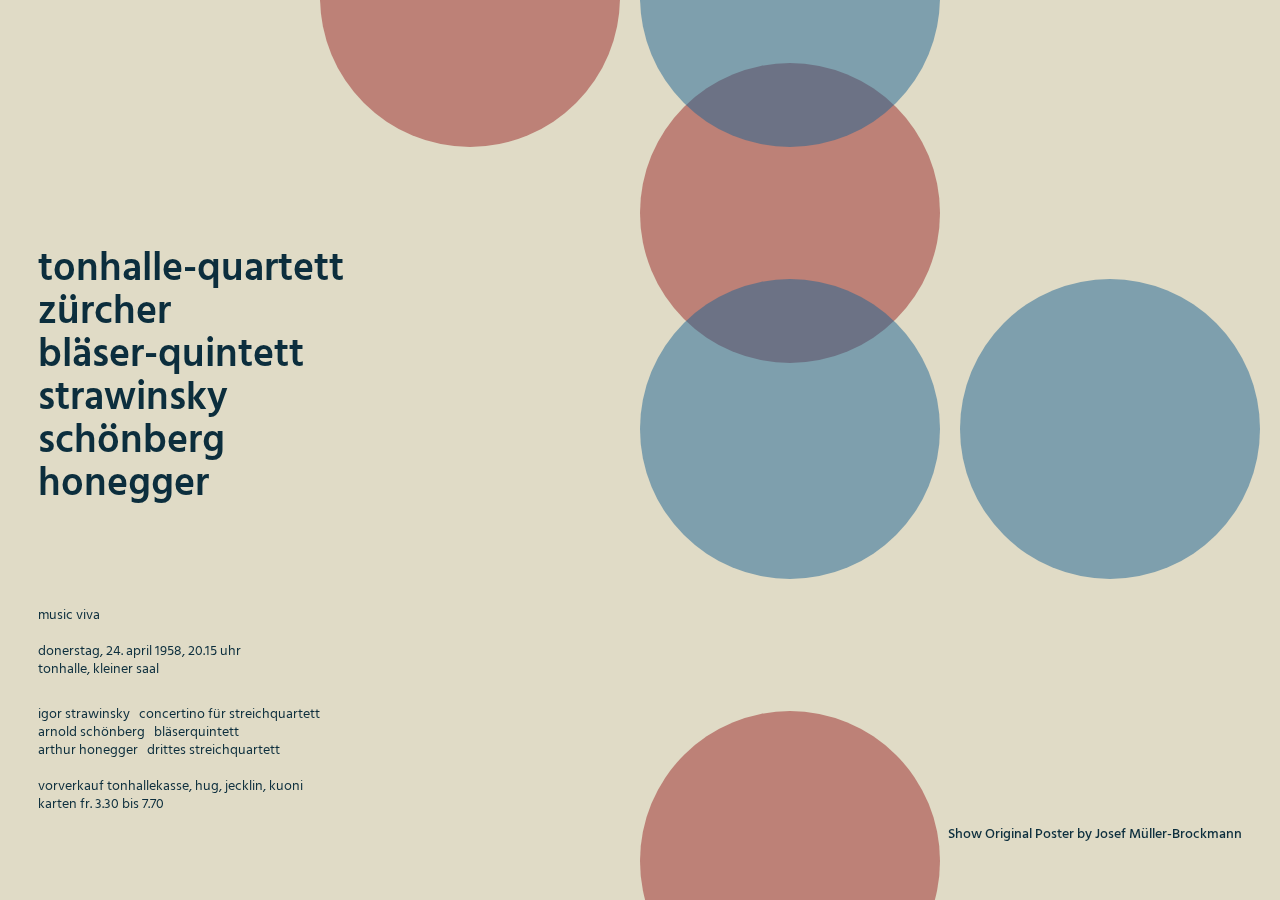
<file: Project01.5_Poster/index.html>
<!DOCTYPE html>
<html> <!--lang="en" dir="ltr"-->
  <head>
    <meta charset="utf-8">
    <meta name="viewport" content="width=device-width">
    <title>Josef Muller Brockmann Poster</title>
    <link rel="stylesheet" media='screen and (min-width: 701px)' href="style.css">
    <link rel="stylesheet" media='screen and (max-width: 700px)' href="style_mobile.css">

  </head>
  <body>
<div class="grid-container">
      <h1>tonhalle-quartett
      <br>zürcher
      <br>bläser-quintett
      <br>strawinsky
      <br>schönberg
      <br>honegger
      </h1>

      <p class="info1">
        music viva
        <br>
        <br>donerstag, 24. april 1958, 20.15 uhr
        <br>tonhalle, kleiner saal
      </p>
      <p class="info2">
        <br>igor strawinsky &nbsp concertino für streichquartett
        <br>arnold schönberg &nbsp bläserquintett
        <br>arthur honegger &nbsp drittes streichquartett
        <br>
        <br>vorverkauf tonhallekasse, hug, jecklin, kuoni
        <br>karten fr. 3.30 bis 7.70
      </p>

      <div class="circle red-circle r1"></div>
      <div class="circle red-circle r2"></div>
      <div class="circle red-circle r3"></div>
      <!-- <div class="circle red-circle r4"></div> -->
      <div class="circle blue-circle b1"></div>
      <div class="circle blue-circle b2"></div>
      <div class="circle blue-circle b3"></div>

      <!-- <div class="circle blue-circle b4"></div> -->
      <div class="poster-container" id="bg">
      <img class="og-poster" src="JMB_poster.jpg" alt="heart">
      </div>

      <a id="button" class="reference"> Show Original Poster by Josef Müller-Brockmann
      </a>

</div>

<script src="script.js"></script>
  </body>
</html>
</file>
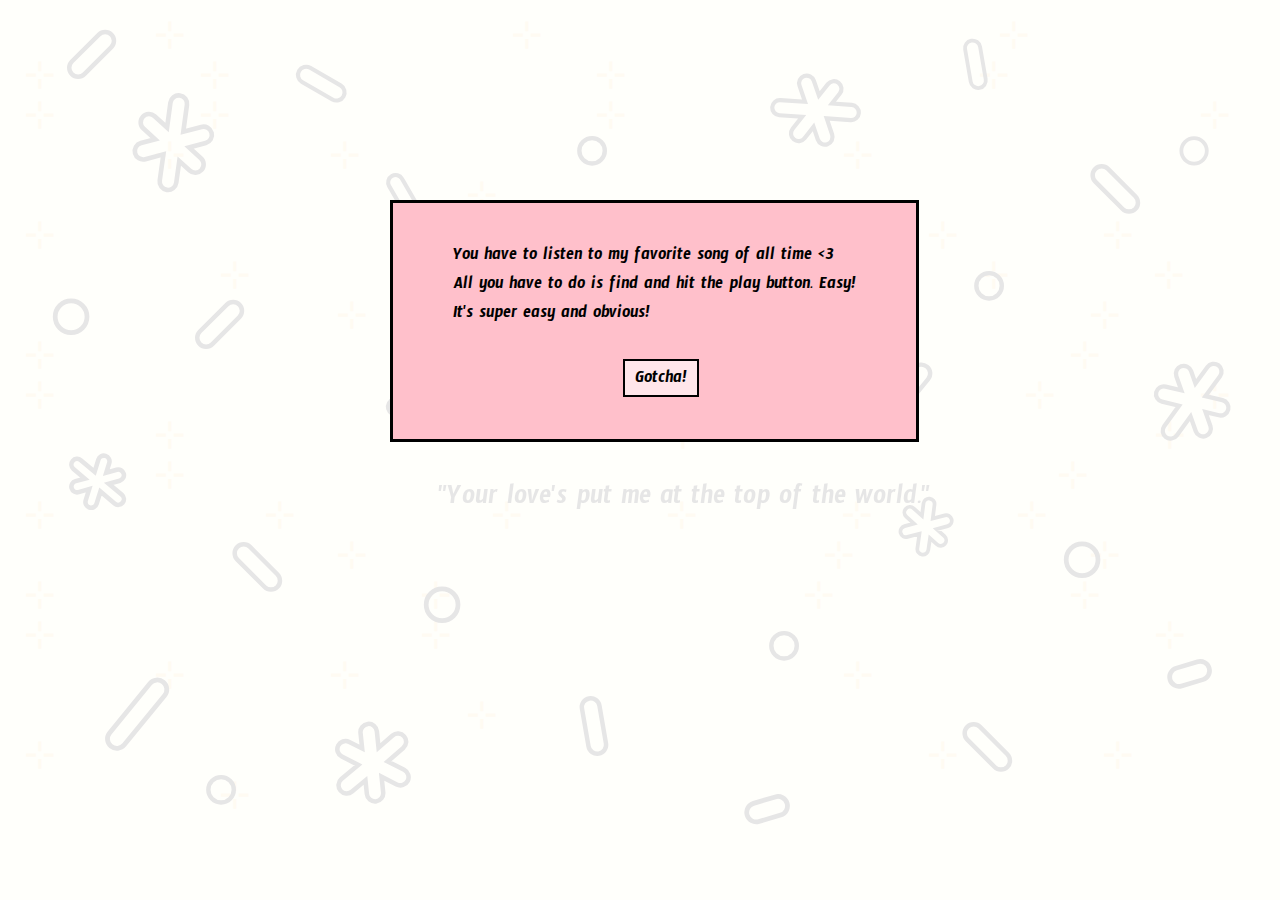
<file: Project01_lyrics/index.html>
<!DOCTYPE html>
<html>
<head>
  <meta charset="utf-8">
  <meta name="viewport" content="width=device-width">
  <title>Top of the World</title>
  <link rel="stylesheet" media='screen and (min-width: 701px)' href="style.css">
  <link rel="stylesheet" media='screen and (max-width: 700px)' href="style_mobile.css">

</head>
<body>
  <!-- CENTER ELEMENTS -->
  <div class="mobile_bg_img">
    <img class="mobile_bg"src="shapes/sketch_mobile.png">
  </div>
  <div id="hide">
        <div class="instruction">
            You have to listen to my favorite song of all time <3<br>
            All you have to do is find and hit the play button. Easy!<br>
            It's super easy and obvious!<br>
            <br>
            <a id="yes"> Gotcha!</a>
        </div>
        <div class="instruction_mobile">
            Find and hit the play button to listen to my all time favorite song &sung; &sung; &sung; <br>
            It's super easy and obvious!<br>
            <br>
            <a id="yess"> Gotcha!</a>
        </div>
        <div class="curtain">
        </div>
  </div>

  <div class="block">
<!--
    <p class="lyrics">
    Such a feelin's comin' over me,  
    There is wonder in 'most ev'ry thing I see,
     Not a cloud in the sky, got the sun in my eyes,
     And I won't be surprised if it's a dream  .
    &hercon;
    Everything I want the world to be ,
    Is now comin' true especially for me ,
    And the reason is clear, it's because you are here ,
    You're the nearest thing to heaven that I've seen.
    &hercon;
     I'm on the top of the world lookin' down on creation ,
    And the only explanation I can find ,
    Is the love that I've found ever since you've been around,
     Your love's put me at the top of the world.
    &hercon;
    Somethin' in the wind has learned my name ,
    And it's tellin' me that things are not the same,
     In the leaves on the trees and the touch of the breeze ,
    There's a pleasin' sense of happiness for me  .
    &hercon;
    There is only one wish on my mind ,
    When this day is through I hope that I will find ,
    That tomorrow will be just the same for you and me ,
    All I need will be mine if you are here  .
    &hercon;
    I'm on the top of the world lookin' down on creation ,
    And the only explanation I can find ,
    Is the love that I've found ever since you've been around,
    Your love's put me at the top of the world.
    &hercon;
    I'm on the top of the world lookin' down on creation ,
    And the only explanation I can find ,
    Is the love that I've found ever since you've been around,
    Your love's put me at the top of the world.
    </p>
-->
      <p class="cross">
        &nbsp&nbsp&nbsp&nbsp&nbsp&nbsp&nbsp&nbsp&nbsp &hercon; &nbsp&nbsp&nbsp&nbsp&nbsp&nbsp&nbsp&nbsp&nbsp&nbsp&nbsp&nbsp&nbsp&nbsp&nbsp&nbsp&nbsp&nbsp&nbsp&nbsp&nbsp&nbsp&nbsp &hercon; &nbsp&nbsp&nbsp&nbsp&nbsp&nbsp&nbsp&nbsp&nbsp&nbsp&nbsp&nbsp&nbsp&nbsp&nbsp&nbsp&nbsp&nbsp&nbsp&nbsp&nbsp&nbsp&nbsp&nbsp&nbsp&nbsp&nbsp&nbsp&nbsp&nbsp&nbsp&nbsp&nbsp &hercon; &nbsp&nbsp&nbsp&nbsp&nbsp&nbsp&nbsp&nbsp&nbsp&nbsp&nbsp&nbsp&nbsp&nbsp&nbsp&nbsp &hercon;
        &nbsp&nbsp&nbsp&nbsp&nbsp&nbsp&nbsp&nbsp&nbsp &hercon; &nbsp&nbsp&nbsp&nbsp&nbsp&nbsp&nbsp&nbsp&nbsp&nbsp&nbsp&nbsp&nbsp&nbsp&nbsp&nbsp&nbsp&nbsp&nbsp&nbsp&nbsp&nbsp&nbsp&nbsp&nbsp&nbsp &hercon; &nbsp&nbsp&nbsp&nbsp&nbsp&nbsp&nbsp&nbsp&nbsp&nbsp&nbsp&nbsp&nbsp&nbsp&nbsp&nbsp&nbsp&nbsp&nbsp&nbsp&nbsp&nbsp&nbsp&nbsp&nbsp &hercon; &nbsp&nbsp&nbsp&nbsp&nbsp&nbsp&nbsp&nbsp&nbsp&nbsp&nbsp&nbsp&nbsp&nbsp&nbsp&nbsp &hercon;
        &nbsp&nbsp&nbsp&nbsp&nbsp&nbsp&nbsp&nbsp&nbsp &hercon; &nbsp&nbsp&nbsp&nbsp&nbsp&nbsp&nbsp&nbsp&nbsp&nbsp&nbsp&nbsp&nbsp&nbsp&nbsp&nbsp&nbsp&nbsp&nbsp&nbsp&nbsp&nbsp&nbsp&nbsp&nbsp&nbsp &hercon;&nbsp&nbsp&nbsp&nbsp&nbsp&nbsp&nbsp&nbsp&nbsp &nbsp&nbsp&nbsp&nbsp&nbsp&nbsp&nbsp&nbsp&nbsp&nbsp&nbsp&nbsp&nbsp&nbsp&nbsp&nbsp&nbsp&nbsp&nbsp&nbsp&nbsp&nbsp&nbsp&nbsp&nbsp&nbsp&nbsp&nbsp&nbsp&nbsp&nbsp&nbsp&nbsp &hercon; &nbsp&nbsp&nbsp&nbsp&nbsp&nbsp&nbsp&nbsp&nbsp &hercon;
        &nbsp&nbsp&nbsp&nbsp&nbsp&nbsp&nbsp&nbsp&nbsp &hercon; &nbsp&nbsp&nbsp&nbsp&nbsp&nbsp&nbsp&nbsp&nbsp&nbsp&nbsp&nbsp&nbsp&nbsp&nbsp&nbsp&nbsp&nbsp&nbsp&nbsp&nbsp&nbsp&nbsp&nbsp&nbsp&nbsp&nbsp&nbsp&nbsp&nbsp&nbsp&nbsp&nbsp&nbsp&nbsp &hercon; &nbsp&nbsp&nbsp&nbsp&nbsp&nbsp&nbsp&nbsp&nbsp&nbsp&nbsp&nbsp&nbsp&nbsp&nbsp&nbsp&nbsp&nbsp&nbsp&nbsp&nbsp&nbsp&nbsp&nbsp&nbsp&nbsp&nbsp&nbsp&nbsp&nbsp&nbsp&nbsp&nbsp &hercon; &nbsp&nbsp&nbsp&nbsp&nbsp&nbsp&nbsp&nbsp&nbsp &hercon;&nbsp&nbsp&nbsp&nbsp&nbsp&nbsp&nbsp&nbsp&nbsp&nbsp&nbsp&nbsp&nbsp&nbsp&nbsp&nbsp&nbsp&nbsp&nbsp&nbsp&nbsp&nbsp&nbsp&nbsp&nbsp&nbsp&nbsp&nbsp&nbsp&nbsp&nbsp&nbsp&nbsp&nbsp&nbsp&nbsp&nbsp&nbsp&nbsp&nbsp&nbsp&nbsp&nbsp&nbsp&nbsp&nbsp&nbsp&nbsp&nbsp&nbsp&nbsp&nbsp&nbsp&nbsp&nbsp&nbsp&nbsp&nbsp&nbsp&nbsp&nbsp&nbsp&nbsp&nbsp&nbsp&nbsp &hercon; &nbsp&nbsp&nbsp&nbsp&nbsp&nbsp&nbsp&nbsp&nbsp &hercon; &nbsp&nbsp&nbsp&nbsp&nbsp&nbsp&nbsp&nbsp&nbsp&nbsp&nbsp&nbsp&nbsp&nbsp &hercon;
        &nbsp&nbsp&nbsp&nbsp&nbsp&nbsp&nbsp&nbsp&nbsp&nbsp&nbsp&nbsp&nbsp&nbsp&nbsp&nbsp&nbsp&nbsp&nbsp&nbsp&nbsp&nbsp&nbsp&nbsp&nbsp&nbsp&nbsp &hercon; &nbsp&nbsp&nbsp&nbsp&nbsp&nbsp&nbsp&nbsp&nbsp &hercon; &nbsp&nbsp&nbsp&nbsp&nbsp&nbsp&nbsp&nbsp&nbsp &hercon;

        &nbsp&nbsp&nbsp&nbsp&nbsp&nbsp&nbsp&nbsp&nbsp &hercon; &nbsp&nbsp&nbsp&nbsp&nbsp&nbsp&nbsp&nbsp&nbsp&nbsp&nbsp&nbsp&nbsp&nbsp&nbsp&nbsp&nbsp&nbsp&nbsp&nbsp&nbsp&nbsp&nbsp &hercon; &nbsp&nbsp&nbsp&nbsp&nbsp&nbsp&nbsp&nbsp&nbsp&nbsp&nbsp&nbsp&nbsp&nbsp&nbsp&nbsp&nbsp&nbsp&nbsp&nbsp&nbsp&nbsp&nbsp&nbsp&nbsp&nbsp&nbsp&nbsp&nbsp&nbsp&nbsp&nbsp&nbsp &hercon; &nbsp&nbsp&nbsp&nbsp&nbsp&nbsp&nbsp&nbsp&nbsp&nbsp&nbsp&nbsp&nbsp&nbsp&nbsp&nbsp &hercon;
        &nbsp&nbsp&nbsp&nbsp&nbsp&nbsp&nbsp&nbsp&nbsp &hercon; &nbsp&nbsp&nbsp&nbsp&nbsp&nbsp&nbsp&nbsp&nbsp&nbsp&nbsp&nbsp&nbsp&nbsp&nbsp&nbsp&nbsp&nbsp&nbsp&nbsp&nbsp&nbsp&nbsp&nbsp&nbsp&nbsp &hercon; &nbsp&nbsp&nbsp&nbsp&nbsp&nbsp&nbsp&nbsp&nbsp&nbsp&nbsp&nbsp&nbsp&nbsp&nbsp&nbsp&nbsp&nbsp&nbsp&nbsp&nbsp&nbsp&nbsp&nbsp&nbsp &hercon; &nbsp&nbsp&nbsp&nbsp&nbsp&nbsp&nbsp&nbsp&nbsp&nbsp&nbsp&nbsp&nbsp&nbsp&nbsp&nbsp &hercon;
        &nbsp&nbsp&nbsp&nbsp&nbsp&nbsp&nbsp&nbsp&nbsp &hercon; &nbsp&nbsp&nbsp&nbsp&nbsp&nbsp&nbsp&nbsp&nbsp&nbsp&nbsp&nbsp&nbsp&nbsp&nbsp&nbsp&nbsp&nbsp&nbsp&nbsp&nbsp&nbsp&nbsp&nbsp&nbsp&nbsp &hercon;&nbsp&nbsp&nbsp&nbsp&nbsp&nbsp&nbsp&nbsp&nbsp &nbsp&nbsp&nbsp&nbsp&nbsp&nbsp&nbsp&nbsp&nbsp&nbsp&nbsp&nbsp&nbsp&nbsp&nbsp&nbsp&nbsp&nbsp&nbsp&nbsp&nbsp&nbsp&nbsp&nbsp&nbsp&nbsp&nbsp&nbsp&nbsp&nbsp&nbsp&nbsp&nbsp &hercon; &nbsp&nbsp&nbsp&nbsp&nbsp&nbsp&nbsp&nbsp&nbsp &hercon;
        &nbsp&nbsp&nbsp&nbsp&nbsp&nbsp&nbsp&nbsp&nbsp &hercon; &nbsp&nbsp&nbsp&nbsp&nbsp&nbsp&nbsp&nbsp&nbsp&nbsp&nbsp&nbsp&nbsp&nbsp&nbsp&nbsp&nbsp&nbsp&nbsp&nbsp&nbsp&nbsp&nbsp&nbsp&nbsp&nbsp&nbsp&nbsp&nbsp&nbsp&nbsp&nbsp&nbsp&nbsp&nbsp &hercon; &nbsp&nbsp&nbsp&nbsp&nbsp&nbsp&nbsp&nbsp&nbsp&nbsp&nbsp&nbsp&nbsp&nbsp&nbsp&nbsp&nbsp&nbsp&nbsp&nbsp&nbsp&nbsp&nbsp&nbsp&nbsp&nbsp&nbsp&nbsp&nbsp&nbsp&nbsp&nbsp&nbsp &hercon; &nbsp&nbsp&nbsp&nbsp&nbsp&nbsp&nbsp&nbsp&nbsp &hercon;&nbsp&nbsp&nbsp&nbsp&nbsp&nbsp&nbsp&nbsp&nbsp&nbsp&nbsp&nbsp&nbsp&nbsp&nbsp&nbsp&nbsp&nbsp&nbsp&nbsp&nbsp&nbsp&nbsp&nbsp&nbsp&nbsp&nbsp&nbsp&nbsp&nbsp&nbsp&nbsp&nbsp&nbsp&nbsp&nbsp&nbsp&nbsp&nbsp&nbsp&nbsp&nbsp&nbsp&nbsp&nbsp&nbsp&nbsp&nbsp&nbsp&nbsp&nbsp&nbsp&nbsp&nbsp&nbsp&nbsp&nbsp&nbsp&nbsp&nbsp&nbsp&nbsp&nbsp&nbsp&nbsp&nbsp &hercon; &nbsp&nbsp&nbsp&nbsp&nbsp&nbsp&nbsp&nbsp&nbsp &hercon; &nbsp&nbsp&nbsp&nbsp&nbsp&nbsp&nbsp&nbsp&nbsp&nbsp&nbsp&nbsp&nbsp&nbsp &hercon;
        &nbsp&nbsp&nbsp&nbsp&nbsp&nbsp&nbsp&nbsp&nbsp&nbsp&nbsp&nbsp&nbsp &hercon; &nbsp&nbsp&nbsp&nbsp&nbsp&nbsp&nbsp&nbsp&nbsp &hercon; &nbsp&nbsp&nbsp&nbsp&nbsp&nbsp&nbsp&nbsp&nbsp &hercon;

        &nbsp&nbsp&nbsp&nbsp&nbsp&nbsp&nbsp&nbsp&nbsp &hercon; &nbsp&nbsp&nbsp&nbsp&nbsp&nbsp&nbsp&nbsp&nbsp&nbsp&nbsp&nbsp&nbsp&nbsp&nbsp&nbsp&nbsp&nbsp&nbsp&nbsp&nbsp&nbsp&nbsp &hercon; &nbsp&nbsp&nbsp&nbsp&nbsp&nbsp&nbsp&nbsp&nbsp&nbsp&nbsp&nbsp&nbsp&nbsp&nbsp&nbsp&nbsp&nbsp&nbsp&nbsp&nbsp&nbsp&nbsp&nbsp&nbsp&nbsp&nbsp&nbsp&nbsp&nbsp&nbsp&nbsp&nbsp &hercon; &nbsp&nbsp&nbsp&nbsp&nbsp&nbsp&nbsp&nbsp&nbsp&nbsp&nbsp&nbsp&nbsp&nbsp&nbsp&nbsp &hercon;
        &nbsp&nbsp&nbsp&nbsp&nbsp&nbsp&nbsp&nbsp&nbsp &hercon; &nbsp&nbsp&nbsp&nbsp&nbsp&nbsp&nbsp&nbsp&nbsp&nbsp&nbsp&nbsp&nbsp&nbsp&nbsp&nbsp&nbsp&nbsp&nbsp&nbsp&nbsp&nbsp&nbsp&nbsp&nbsp&nbsp &hercon; &nbsp&nbsp&nbsp&nbsp&nbsp&nbsp&nbsp&nbsp&nbsp&nbsp&nbsp&nbsp&nbsp&nbsp&nbsp&nbsp&nbsp&nbsp&nbsp&nbsp&nbsp&nbsp&nbsp&nbsp&nbsp &hercon; &nbsp&nbsp&nbsp&nbsp&nbsp&nbsp&nbsp&nbsp&nbsp&nbsp&nbsp&nbsp&nbsp&nbsp&nbsp&nbsp &hercon;
        &nbsp&nbsp&nbsp&nbsp&nbsp&nbsp&nbsp&nbsp&nbsp &hercon; &nbsp&nbsp&nbsp&nbsp&nbsp&nbsp&nbsp&nbsp&nbsp&nbsp&nbsp&nbsp&nbsp&nbsp&nbsp&nbsp&nbsp&nbsp&nbsp&nbsp&nbsp&nbsp&nbsp&nbsp&nbsp&nbsp &hercon;&nbsp&nbsp&nbsp&nbsp&nbsp&nbsp&nbsp&nbsp&nbsp &nbsp&nbsp&nbsp&nbsp&nbsp&nbsp&nbsp&nbsp&nbsp&nbsp&nbsp&nbsp&nbsp&nbsp&nbsp&nbsp&nbsp&nbsp&nbsp&nbsp&nbsp&nbsp&nbsp&nbsp&nbsp&nbsp&nbsp&nbsp&nbsp&nbsp&nbsp&nbsp&nbsp&nbsp&nbsp&nbsp&nbsp&nbsp&nbsp&nbsp&nbsp&nbsp&nbsp &hercon; &nbsp&nbsp&nbsp&nbsp&nbsp&nbsp&nbsp&nbsp&nbsp &hercon;
        &nbsp&nbsp&nbsp&nbsp&nbsp&nbsp&nbsp&nbsp&nbsp &hercon; &nbsp&nbsp&nbsp&nbsp&nbsp&nbsp&nbsp&nbsp&nbsp&nbsp&nbsp&nbsp&nbsp&nbsp&nbsp&nbsp&nbsp&nbsp&nbsp&nbsp&nbsp&nbsp&nbsp&nbsp&nbsp&nbsp&nbsp&nbsp&nbsp&nbsp&nbsp&nbsp&nbsp&nbsp&nbsp &hercon; &nbsp&nbsp&nbsp&nbsp&nbsp&nbsp&nbsp&nbsp&nbsp&nbsp&nbsp&nbsp&nbsp&nbsp&nbsp&nbsp&nbsp&nbsp&nbsp&nbsp&nbsp&nbsp&nbsp&nbsp&nbsp&nbsp&nbsp&nbsp&nbsp&nbsp&nbsp&nbsp&nbsp &hercon; &nbsp&nbsp&nbsp&nbsp&nbsp&nbsp&nbsp&nbsp&nbsp &hercon;&nbsp&nbsp&nbsp&nbsp&nbsp&nbsp&nbsp&nbsp&nbsp&nbsp&nbsp&nbsp&nbsp&nbsp&nbsp&nbsp&nbsp&nbsp&nbsp&nbsp&nbsp&nbsp&nbsp&nbsp&nbsp&nbsp&nbsp&nbsp&nbsp&nbsp&nbsp&nbsp&nbsp&nbsp&nbsp&nbsp&nbsp&nbsp&nbsp&nbsp&nbsp&nbsp&nbsp&nbsp&nbsp&nbsp&nbsp&nbsp&nbsp&nbsp&nbsp&nbsp&nbsp&nbsp&nbsp&nbsp&nbsp&nbsp&nbsp&nbsp&nbsp&nbsp&nbsp&nbsp&nbsp&nbsp &hercon; &nbsp&nbsp&nbsp&nbsp&nbsp&nbsp&nbsp&nbsp&nbsp &hercon; &nbsp&nbsp&nbsp&nbsp&nbsp&nbsp&nbsp&nbsp&nbsp&nbsp&nbsp&nbsp&nbsp&nbsp &hercon;
      </p>
      <!-- <div class="ugly-face">
      <svg xmlns="http://www.w3.org/2000/svg" viewBox="0 0 374.6 302.8"><path d="M236.2 101.9c-17.3-12.7-35.4-24.2-57.7-23.6 -19.9 0.5-39.2 9.2-54.1 22.2 -13.6 11.8-24.1 26.5-30.5 43.3 -6.7 17.4-11 36.4-11 55.1 0 8.7 1 17.7 4.6 25.7 3.9 8.8 9.8 16.8 16.8 23.4 6.9 6.4 14.8 11.4 23.2 15.6 10.4 5.2 20.9 10.4 32 13.8 41.4 12.5 83.6-10.5 102.3-48.3 10.7-21.6 15-47.3 11.5-71.2 -3.5-23.7-18.9-43-37.2-57.6 -4.5-3.6-10.9 2.8-6.4 6.4 14.4 11.5 27.6 25.9 32.8 43.9 5.6 19.3 3.1 41.6-3.1 60.5 -11.6 35.5-45.2 65.3-84.4 60.4 -10.5-1.3-20.7-5.1-30.2-9.5 -8.4-3.9-17-7.9-24.8-13.1 -13.9-9.3-25.7-23.6-27.7-40.6 -2-17 1.4-34.1 6.2-50.3 4.5-15.2 11.1-29.1 21.8-41 13.6-15.2 31.3-26.8 51.9-29.4 23.2-2.9 41.4 8.8 59.3 21.9C236.3 113.1 240.8 105.3 236.2 101.9L236.2 101.9z"/><path d="M135 130.7c8 0.8 15.6-0.6 23-3.8 5.3-2.3 0.7-10-4.5-7.8 -5.9 2.5-12.1 3.2-18.4 2.5C129.3 121.1 129.3 130.1 135 130.7L135 130.7z"/><path d="M224.3 162.3c5.8 0 5.8-9 0-9C218.5 153.3 218.5 162.3 224.3 162.3L224.3 162.3z"/><path d="M127.4 155.8c5.8 0 5.8-9 0-9C121.6 146.8 121.6 155.8 127.4 155.8L127.4 155.8z"/><path d="M179.8 141.4c-4.4 18.4-14.2 34.6-28.3 47.1 -3.2 2.8-0.3 7.3 3.2 7.7 17.4 1.8 34.8 0.7 52.2-0.6 5.7-0.4 5.8-9.4 0-9 -17.4 1.3-34.8 2.5-52.2 0.6 1.1 2.6 2.1 5.1 3.2 7.7 15.2-13.5 25.9-31.3 30.7-51.1C189.8 138.2 181.2 135.8 179.8 141.4L179.8 141.4z"/><path d="M144.9 222.1c1 7.4 8.1 11.3 14.6 13.4 9.2 2.9 19.5 4.9 29.2 4 16.2-1.4 31.8-12.2 33-29.5 0.4-5.8-8.6-5.8-9 0 -0.9 12.9-14.2 19.9-25.8 20.6 -6.8 0.4-13.7-0.8-20.3-2.5 -4.8-1.2-12.3-2.6-13.1-8.4C152.8 214 144.1 216.4 144.9 222.1L144.9 222.1z"/><path d="M46.8 194.4c-5.9-3.9-12.7-8.6-19.6-10.6 -6.2-1.8-9.3 2.7-10 8.3 -0.9 6.8 0.6 13.3 5.3 18.5 4.9 5.5 11.7 9.6 17.5 14.1 4 3.1 10.4 10.5 16.2 8 5-2.2 7.5-11.1 9.2-15.8 4.3-12.1 6.5-28.8-1.7-39.8 -3.9-5.4-10.7-7.6-15.4-1.8 -4.9 6.1-7.3 15.2-8.8 22.7 -1.1 5.7 7.5 8.1 8.7 2.4 1.1-5.6 2.7-11 5.3-16.1 0.2-0.5 1.4-3.4 1.9-3.4 0.4-0.1 1.8 2.4 2 2.7 1.4 2.5 2.2 5.4 2.6 8.2 0.7 5.3 0 10.9-1.2 16.1 -1.3 5.7-3.9 10.4-6.1 15.7 -0.3 0.5-0.6 1-0.9 1.5 0.6-0.4 1.2-0.9 1.9-1.3 0-0.3-3.3-2.5-3.7-2.9 -2.2-1.7-4.5-3.4-6.7-5.2 -4.5-3.5-9.7-6.7-13.6-11 -2.3-2.5-3.4-5.1-3.5-8.6 0-1.2 0.7-3.6 0.4-4.6 -0.5 0.3-1 0.5-1.5 0.8 0.6 0.2 1.1 0.5 1.7 0.7 2.3 1.7 5.5 2.7 8 4.2 2.6 1.5 5.2 3.1 7.7 4.8C47.1 205.4 51.7 197.6 46.8 194.4L46.8 194.4z"/><path d="M78.4 107.6c-12.1 1.3-25.4-7.1-31.6-17.4 -1.4-2.4-2.5-5-2.5-7.8 0-4.1 2.4-2.7 5.3-1.8 5.6 1.8 10.3 5.3 14.1 9.7 3 3.5 8.6-0.3 7.5-4.4 -1.4-5.3-4.1-13.5 0.8-17.8 5.6-4.9 8.1 2.1 7.1 7 -1.1 5.6-3.1 10.8-3.8 16.5 -0.8 6.8-0.5 13.7-0.2 20.5 0.3 5.8 9.3 5.8 9 0C83.7 101.1 84 91.2 87 80.6c2-7.1 2.6-16.1-4.2-21 -5.9-4.2-13.5-2-18.1 3.1 -6.4 7.1-4.4 17.2-2.2 25.6 2.5-1.5 5-2.9 7.5-4.4 -5.7-6.7-13.7-11.6-22.4-13.1 -3.9-0.7-7.9-0.6-10.2 3 -2.2 3.4-2.4 8.1-1.8 11.9 3 17.6 25.6 32.6 42.8 30.8C84.1 116 84.2 107 78.4 107.6L78.4 107.6z"/><path d="M146.5 42.3c5.3-13.9-7.8-28.1-21.8-28.3 -7.1-0.1-11.9 5.7-12.8 12.4 -1 7.4 2.8 14.6 7 20.5 5 7 10.1 14.4 15.7 20.9 5.5 6.3 11.6 4.4 17.8 0.3 11.2-7.4 24.8-19.1 21.7-34.3 -1.5-7.3-7.6-12.5-15.3-10.9 -8.1 1.7-14.8 8.2-19 15 -3 5 4.8 9.5 7.8 4.5 2.7-4.4 7.4-9.7 12.8-10.7 6.4-1.2 5.3 8 3.9 11.6 -1.9 5-5.7 9-9.8 12.3 -2.3 1.9-4.9 3.6-7.4 5.2 -3.6 2.4-5 2.2-7.5-1.1 -3.7-4.9-7.3-9.7-11-14.6 -3.1-4.2-6.8-8.9-7.8-14.1 -0.5-3-0.1-7.5 3.8-7.9 2.4-0.2 5.8 1.4 7.7 2.6 5.1 3.1 7.5 8.5 5.3 14.2C135.7 45.3 144.4 47.6 146.5 42.3L146.5 42.3z"/><path d="M240 53.1c1.5-6.5 2.5-13.8-2.1-19.3 -3.5-4.3-11.7-8.4-17.2-6.4 -3.8 1.3-4.6 3.5-5 7.2 -0.5 4.4-0.9 8.9-1 13.3 -0.3 8.9 0.1 17.8 1.3 26.6 0.9 6.4 5.8 8.4 11.7 6.5 7.6-2.6 15.4-6 22.7-9.5 6.4-3 12.5-7.4 15.7-13.9 2.7-5.4 3.6-13.1-1.3-17.5 -10.5-9.4-27.3-1.5-31.7 10.2 -2 5.4 6.7 7.8 8.7 2.4 1.9-5.1 12.7-11.6 16.8-5.5 2.5 3.6-2.1 9.2-4.7 11.5 -3.8 3.3-8.6 5.3-13.2 7.2 -4.6 1.9-9.1 3.8-13.7 5.7 -0.7 0.3-2.4 0.6-2.9 1.1 0.3-0.3 0.7 3.2 0.6-0.1 0-2.5-0.6-5.1-0.7-7.6 -0.8-10.8-0.4-21.6 0.9-32.3 -0.7 1.3-1.5 2.6-2.2 3.9 2.5-1.6 7.7 1.7 8.9 3.9 1.7 3 0.4 7.2-0.3 10.3C230.1 56.4 238.7 58.8 240 53.1L240 53.1z"/><path d="M306.5 112c3.1-11.9-1.1-29-16.6-27.8 -15.8 1.3-13 23-12.1 33.7 0.5 6.5 1 14 8.9 14.9 6.6 0.7 14-0.4 20.5-1.6 10.2-1.9 29.6-10.2 25.9-23.9 -2.1-7.5-10.7-8.1-17.1-7.5 -7.3 0.6-13.6 3-18.1 9 -3.5 4.7 4.4 9.1 7.8 4.5 2.6-3.5 7.6-4.4 11.7-4.6 1.9-0.1 6.7-0.9 7 2 0.2 1.9-3.2 4.7-4.5 5.7 -7.4 5.9-17.6 6.9-26.7 7.3 -1.5 0.1-5.1 0.7-5.9-0.3 -1.1-1.3-0.7-6.9-0.8-8.5 -0.3-5.2-1-10.9-0.2-16.1 0.8-4.9 4.6-7.4 8.9-4.1 4.5 3.4 3.7 10.2 2.4 14.9C296.3 115.2 305 117.6 306.5 112L306.5 112z"/><path d="M326 202.3c2.2-6 4.3-13 0.8-19 -2.8-4.9-8.9-8.1-14.4-5.8 -5.6 2.3-7.3 8.4-8.2 13.9 -1.4 8.8-2.7 17.6-4.1 26.4 -0.4 2.6 1.1 5.9 4.3 5.7 10.3-0.8 20.5-2.6 30.2-6.2 7-2.6 14.1-6.9 15.7-14.8 1.4-6.8-2.2-13.9-9.3-15.3 -9.7-1.9-15.4 6.2-22.2 11.3 -4.6 3.4-0.1 11.2 4.5 7.8 4-3 7.8-8.4 12.7-9.9 6.6-2.1 6.6 5.1 3 8.4 -3.8 3.5-9.7 4.9-14.5 6.3 -6.6 1.8-13.3 3-20.1 3.5 1.4 1.9 2.9 3.8 4.3 5.7 1.5-9.3 2.7-18.8 4.4-28.1 0.5-2.6 1.9-9.2 5.4-4.9 2.8 3.5 0.1 9.1-1.2 12.7C315.3 205.3 324 207.6 326 202.3L326 202.3z"/><path d="M207.1 127.4c7.1 0.3 13.4 2.8 19 7 4.7 3.4 9.2-4.4 4.5-7.8 -6.9-5.1-15-7.8-23.6-8.2C201.3 118.1 201.3 127.1 207.1 127.4L207.1 127.4z"/></svg>
    </div> -->
    <!--<div class="face">
      <svg xmlns="http://www.w3.org/2000/svg" viewBox="0 0 196.3 208.7"><style type="text/css">
      .st0{fill:#FFFFFF;}
      </style><path class="st0" d="M152.5 29.5c0 0-35-26-57-21s-66 13-84 82 28 91 41 100c7.8 5.4 39 19 74 8s71.9-59.8 60-121C180.5 46.5 152.5 29.5 152.5 29.5z"/><path d="M155 25.2C142 15.5 126 6.5 109.8 3.7c-14.4-2.5-30.8 2.8-44 8.5 -17.4 7.4-31.6 20-41.8 35.9C9.8 70.1 1 99 2.5 125.3c1.1 18.9 8.5 36.6 21.8 50.1 8.1 8.3 18.4 15.5 28.6 21.2 22.3 12.3 51.5 14.4 75.5 6.6 21.2-6.9 38.3-23.7 49.4-42.6 14-23.9 18.6-52 14.5-79.3 -3.3-21.9-15.9-40.5-33.6-53.6C157.5 26.8 156.3 25.9 155 25.2c-5.5-3.4-10.5 5.3-5 8.6 11.9 7.3 21.9 19.3 27.6 31.9 10.4 23.1 7.5 53.1-1.7 76.1 -7.8 19.5-22 37.6-40.7 47.6 -21.2 11.4-48.7 10.5-70.7 1.6 -9.3-3.8-18.7-10.2-26.4-16.6 -11.9-9.8-20.5-22.5-23.9-37.6 -5.3-23.6 1.4-50.3 11.7-71.6C33.9 48.5 45.9 34 62.3 24.9 73 19.1 85 15.6 96.8 13.3c9.3-1.8 19.2 1.7 27.5 5.5 7.7 3.5 15.2 7.8 22.2 12.6 1.2 0.8 2.3 1.6 3.4 2.4C155.2 37.6 160.1 29 155 25.2z"/><path d="M54.5 57.5c7.1 0.6 14.8-0.5 21.3-3.2 2.5-1 4.2-3.3 3.5-6.2 -0.6-2.4-3.7-4.5-6.2-3.5 -5.9 2.4-12.3 3.4-18.7 2.8C48.1 47 48.1 57 54.5 57.5L54.5 57.5z"/><path d="M126.5 54.5c6.1-0.4 13.1 0.9 17.5 5.5 4.4 4.7 11.5-2.4 7.1-7.1 -6.1-6.5-15.9-9-24.5-8.5C120.1 44.9 120.1 54.9 126.5 54.5L126.5 54.5z"/><path d="M97.5 68.5c0 0.3-0.2 1.5-0.1 0.8 0-0.1-0.4 2.5-0.6 3.4 -1 4.5-2.5 8.9-4.5 13.1 -2.9 6.1-6.6 11.7-11.1 16.7 -2.7 3-5.7 5.8-8.9 8.4 -1.5 1.2-3 2.4-3.5 4.3 -2 7.6 8.1 8.6 13 9 8.7 0.7 17.5 0.4 26.2 0.1 6.2-0.2 12.3-0.5 18.5-0.9 6.4-0.4 6.4-10.4 0-10 -12.5 0.8-25.2 1.4-37.8 1.1 -2.9-0.1-7-0.2-9.3-0.6 -0.8-0.1-2.3-0.8-3.1-0.7 0.3 0 0.8 0.2 1 0.6 -2.2-5.1 2 5.2 0.2 5.6 0.2 0 0.3-0.4 0.5-0.4 2.7-0.7 6.7-5.7 8.6-7.8 2.4-2.5 4.5-5.1 6.6-7.8 3.5-4.7 6.5-9.8 8.8-15.1 2.7-6.2 4.9-13 5.4-19.8C107.9 62.1 97.9 62.1 97.5 68.5L97.5 68.5z"/><path d="M63.7 148.8c4.1 15.2 25.4 17.3 38.5 17.4 9 0 18.3-1.9 25.7-7.3 6.6-4.8 15.2-15 13.4-23.8 -1.3-6.3-10.9-3.6-9.6 2.7 -0.4-1.9-0.3 0.2-0.7 1.4 -0.8 2.2-2.1 4.3-3.4 6.2 -2.1 2.9-4.8 5.2-7.9 7 -5.9 3.3-12.8 4-19.4 3.8 -5.5-0.2-10.9-1.2-16.3-2.5 -4.6-1.1-9.2-2.4-10.5-7.5C71.7 140 62 142.6 63.7 148.8L63.7 148.8z"/><path d="M46.5 82.5c6.4 0 6.4-10 0-10C40.1 72.5 40.1 82.5 46.5 82.5L46.5 82.5z"/><path d="M143.5 89.5c6.4 0 6.4-10 0-10C137.1 79.5 137.1 89.5 143.5 89.5L143.5 89.5z"/></svg>
    </div> -->
    <!-- <div class="face-move"></div> -->
<!-- <a href="lyrics.html" title="Lyrics" target="_blank" class="center"> -->
    <div class="face-heart">
      <img src="face-heart.gif" width=500px alt="heart">

              <!-- <div class="blush">
                <svg xmlns="http://www.w3.org/2000/svg" viewBox="0 0 200.1 213.6"><style type="text/css">
              	.st0{fill:#F8B4C0;}
              	.st1{fill:#010101;}
                </style><circle class="st0" cx="33.1" cy="118.7" r="25.5"/><circle class="st0" cx="166.1" cy="118.7" r="25.5"/><path class="st1" d="M156.3 27.1c-13-9.6-28.9-18.6-45-21.4 -14.2-2.5-30.4 2.8-43.4 8.4C50.6 21.5 36.4 34 26.2 49.7 12.1 71.7 3.4 100.4 4.9 126.6c1.1 18.7 8.4 36.2 21.6 49.6 8.1 8.3 18.3 15.4 28.4 21 22.1 12.2 51.1 14.3 74.9 6.5 21-6.9 38-23.6 48.9-42.3 13.9-23.7 18.5-51.7 14.4-78.7 -3.3-21.7-15.7-40.2-33.2-53.1C158.7 28.8 157.5 27.9 156.3 27.1c-4.7-2.9-9 4.5-4.3 7.3 12 7.3 22.1 19.4 27.9 32.2 10.5 23.3 7.7 53.5-1.6 76.7 -7.9 19.7-22.2 37.9-41 48.1 -21.4 11.5-49.1 10.6-71.3 1.7 -9.5-3.8-18.9-10.3-26.8-16.8 -12-9.9-20.7-22.7-24.1-37.9 -5.4-23.8 1.4-50.6 11.8-72.2C35 49.3 47.1 34.7 63.6 25.6c10.7-5.9 22.7-9.4 34.7-11.7 9.5-1.8 19.5 1.7 28.1 5.6 7.7 3.5 15.2 7.8 22.2 12.6 1.2 0.8 2.3 1.6 3.4 2.4C156.4 37.7 160.6 30.4 156.3 27.1z"/></svg>
              </div> -->

    </div>

<div onclick="pauseAudio()" type="button">
    <div class="blush">
      <svg xmlns="http://www.w3.org/2000/svg" viewBox="0 0 200.1 213.6"><style type="text/css">
      .st0{fill:#F8B4C0;}
      .st1{fill:#010101;}
      </style><circle class="st0" cx="33.1" cy="118.7" r="25.5"/><circle class="st0" cx="166.1" cy="118.7" r="25.5"/><path class="st1" d="M156.3 27.1c-13-9.6-28.9-18.6-45-21.4 -14.2-2.5-30.4 2.8-43.4 8.4C50.6 21.5 36.4 34 26.2 49.7 12.1 71.7 3.4 100.4 4.9 126.6c1.1 18.7 8.4 36.2 21.6 49.6 8.1 8.3 18.3 15.4 28.4 21 22.1 12.2 51.1 14.3 74.9 6.5 21-6.9 38-23.6 48.9-42.3 13.9-23.7 18.5-51.7 14.4-78.7 -3.3-21.7-15.7-40.2-33.2-53.1C158.7 28.8 157.5 27.9 156.3 27.1c-4.7-2.9-9 4.5-4.3 7.3 12 7.3 22.1 19.4 27.9 32.2 10.5 23.3 7.7 53.5-1.6 76.7 -7.9 19.7-22.2 37.9-41 48.1 -21.4 11.5-49.1 10.6-71.3 1.7 -9.5-3.8-18.9-10.3-26.8-16.8 -12-9.9-20.7-22.7-24.1-37.9 -5.4-23.8 1.4-50.6 11.8-72.2C35 49.3 47.1 34.7 63.6 25.6c10.7-5.9 22.7-9.4 34.7-11.7 9.5-1.8 19.5 1.7 28.1 5.6 7.7 3.5 15.2 7.8 22.2 12.6 1.2 0.8 2.3 1.6 3.4 2.4C156.4 37.7 160.6 30.4 156.3 27.1z"/></svg>
    </div>
</div>
<div onclick="playAudio()" type="button">
    <div class="your-love">
      <p> "Your love's put me at the top of the world." </p>
    </div>
    <div class="your-love-bg"></div>

    <audio id="song">
    <source src="top-of-the-world.mp3" type="audio/mpeg">
    </audio>
</div>

    <!-- <div class="blush">
            <svg xmlns="http://www.w3.org/2000/svg" viewBox="0 0 200.1 213.6"><style type="text/css">
      	.st0{fill:#F8B4C0;}
      	.st1{fill:#010101;}
      </style><circle class="st0" cx="33.1" cy="118.7" r="25.5"/><circle class="st0" cx="166.1" cy="118.7" r="25.5"/><path class="st1" d="M156.3 27.1c-13-9.6-28.9-18.6-45-21.4 -14.2-2.5-30.4 2.8-43.4 8.4C50.6 21.5 36.4 34 26.2 49.7 12.1 71.7 3.4 100.4 4.9 126.6c1.1 18.7 8.4 36.2 21.6 49.6 8.1 8.3 18.3 15.4 28.4 21 22.1 12.2 51.1 14.3 74.9 6.5 21-6.9 38-23.6 48.9-42.3 13.9-23.7 18.5-51.7 14.4-78.7 -3.3-21.7-15.7-40.2-33.2-53.1C158.7 28.8 157.5 27.9 156.3 27.1c-4.7-2.9-9 4.5-4.3 7.3 12 7.3 22.1 19.4 27.9 32.2 10.5 23.3 7.7 53.5-1.6 76.7 -7.9 19.7-22.2 37.9-41 48.1 -21.4 11.5-49.1 10.6-71.3 1.7 -9.5-3.8-18.9-10.3-26.8-16.8 -12-9.9-20.7-22.7-24.1-37.9 -5.4-23.8 1.4-50.6 11.8-72.2C35 49.3 47.1 34.7 63.6 25.6c10.7-5.9 22.7-9.4 34.7-11.7 9.5-1.8 19.5 1.7 28.1 5.6 7.7 3.5 15.2 7.8 22.2 12.6 1.2 0.8 2.3 1.6 3.4 2.4C156.4 37.7 160.6 30.4 156.3 27.1z"/></svg>
    </div> -->
<!-- </a> -->
               <!--SHAPES -->
    <!-- STARS -->
        <div class="shapes star star01">
            <svg xmlns="http://www.w3.org/2000/svg" viewBox="0 0 125.3 147.7"><path class="st01" d="M102.3 111.4c4.3-4.7 4-12.1-0.8-16.4L85 80l23.2-6.2c6.2-1.7 9.9-8 8.2-14.2 -1.7-6.2-8-9.9-14.2-8.2L77 58.1l5.1-37.4c0.9-6.4-3.6-12.2-9.9-13.1 -6.4-0.9-12.2 3.6-13.1 9.9l-4.7 34.7L37.1 36.5c-4.7-4.3-12.1-4-16.4 0.8 -4.3 4.7-4 12.1 0.8 16.4l16.4 14.9 -19.8 5.3c-6.2 1.7-9.9 8-8.2 14.2l0 0c1.7 6.2 8 9.9 14.2 8.2l25.2-6.7L44.2 126c-0.9 6.4 3.6 12.2 9.9 13.1l0 0c6.4 0.9 12.2-3.6 13.1-9.9L71.4 99l14.5 13.1C90.7 116.5 98 116.1 102.3 111.4z"/></svg>
        </div>
        <div class="shapes star star02">
            <svg xmlns="http://www.w3.org/2000/svg" viewBox="0 0 91.3 88.7"><path class="st02" d="M10.7 53.6c1.2 4.3 5.6 6.8 9.8 5.6L35.4 55l-4.9 15.8c-1.3 4.2 1 8.7 5.3 10 4.2 1.3 8.7-1 10-5.3l5.4-17.2L71 75.2c3.4 2.8 8.4 2.4 11.3-1 2.8-3.4 2.4-8.4-1-11.3L62.8 47.4l15.5-4.3c4.3-1.2 6.8-5.6 5.6-9.8 -1.2-4.3-5.6-6.8-9.8-5.6l-14.7 4.1 4.2-13.5c1.3-4.2-1-8.7-5.3-10l0 0c-4.2-1.3-8.7 1-10 5.3L43 30.7 23.6 14.3c-3.4-2.8-8.4-2.4-11.3 1l0 0c-2.8 3.4-2.4 8.4 1 11.3l16 13.6 -13 3.6C12 44.9 9.5 49.3 10.7 53.6z"/></svg>
        </div>
        <div class="shapes star star03">
          <svg xmlns="http://www.w3.org/2000/svg" viewBox="0 0 99.3 106.7"><path class="st03" d="M82 83.5c3.5-3.9 3.2-9.9-0.7-13.5L67.8 57.7l19.1-5.1c5.1-1.4 8.1-6.6 6.8-11.7 -1.4-5.1-6.6-8.1-11.7-6.8l-20.7 5.5 3-23.8c0.7-5.2-2.9-10-8.2-10.7 -5.2-0.7-10 2.9-10.7 8.2l-2.7 21.5L28.4 21.9c-3.9-3.5-9.9-3.2-13.5 0.7 -3.5 3.9-3.2 9.9 0.7 13.5L29 48.3l-16.2 4.3C7.7 54 4.7 59.2 6 64.3l0 0c1.4 5.1 6.6 8.1 11.7 6.8l20.7-5.5 -3.6 25.3c-0.7 5.2 2.9 10 8.2 10.7l0 0c5.2 0.7 10-2.9 10.7-8.2l2.9-20.1 11.9 10.8C72.4 87.7 78.5 87.4 82 83.5z"/></svg>
        </div>
        <div class="shapes star star04">
          <svg xmlns="http://www.w3.org/2000/svg" viewBox="0 0 113.3 120.7"><path class="st04" d="M60.7 115.3c6.4-0.7 11-6.4 10.4-12.7l-2.3-22.2 21.4 10.9c5.7 2.9 12.7 0.6 15.6-5.1 2.9-5.7 0.6-12.7-5.1-15.6L77.4 58.7l22.1-19.1c4.9-4.2 5.5-11.5 1.3-16.4 -4.2-4.9-11.5-5.5-16.4-1.3L64.5 39.2l-2.4-23.3c-0.7-6.4-6.4-11-12.7-10.4C43 6.3 38.3 12 39 18.3l2.3 22L23 31.1c-5.7-2.9-12.7-0.6-15.6 5.1l0 0c-2.9 5.7-0.6 12.7 5.1 15.6l23.3 11.8 -23.9 20C7 87.8 6.5 95.1 10.6 100l0 0c4.2 4.9 11.5 5.5 16.4 1.3l19-15.8 2 19.5C48.6 111.3 54.3 115.9 60.7 115.3z"/></svg>
        </div>
        <div class="shapes star star05">
          <svg xmlns="http://www.w3.org/2000/svg" viewBox="0 0 145.3 117.7"><path class="st05" d="M108 16.6c-5-4-12.3-3.1-16.3 1.9L77.9 36l-7.8-22.7C68 7.3 61.4 4 55.4 6.1c-6.1 2.1-9.3 8.7-7.2 14.7l8.4 24.7L18.9 43c-6.4-0.4-11.9 4.4-12.4 10.8 -0.4 6.4 4.4 11.9 10.8 12.4l34.9 2.3L37.7 86.9c-4 5-3.1 12.3 1.9 16.3 5 4 12.3 3.1 16.3-1.9l13.7-17.4 6.6 19.3c2.1 6.1 8.7 9.3 14.7 7.2l0 0c6.1-2.1 9.3-8.7 7.2-14.7L89.8 71l36.7 2.6c6.4 0.4 11.9-4.4 12.4-10.8v0c0.4-6.4-4.4-11.9-10.8-12.4l-30.3-2.2 12.1-15.4C113.9 27.9 113 20.6 108 16.6z"/></svg>
        </div>
        <div class="shapes star star06">
          <svg xmlns="http://www.w3.org/2000/svg" viewBox="0 0 103.3 108.7"><path class="st06" d="M84 84.5c3.5-3.9 3.2-9.9-0.7-13.5L69.8 58.7l19.1-5.1c5.1-1.4 8.1-6.6 6.8-11.7 -1.4-5.1-6.6-8.1-11.7-6.8l-20.7 5.5 3-23.8c0.7-5.2-2.9-10-8.2-10.7 -5.2-0.7-10 2.9-10.7 8.2l-2.7 21.5L30.4 22.9c-3.9-3.5-9.9-3.2-13.5 0.7 -3.5 3.9-3.2 9.9 0.7 13.5L31 49.3l-16.2 4.3C9.7 55 6.7 60.2 8 65.3l0 0c1.4 5.1 6.6 8.1 11.7 6.8l20.7-5.5 -3.6 25.3c-0.7 5.2 2.9 10 8.2 10.7l0 0c5.2 0.7 10-2.9 10.7-8.2l2.9-20.1 11.9 10.8C74.4 88.7 80.5 88.4 84 84.5z"/></svg>
        </div>
        <div class="shapes star star07">
          <svg xmlns="http://www.w3.org/2000/svg" viewBox="0 0 119.3 122.7"><path class="st07" d="M43.4 9.4c-6 2.1-9.2 8.8-7.1 14.8l7.4 21 -23.4-5.6c-6.2-1.5-12.5 2.4-14 8.6 -1.5 6.2 2.4 12.5 8.6 14l25.4 6L18.2 98.8c-3.8 5.2-2.6 12.4 2.5 16.2 5.2 3.8 12.4 2.6 16.2-2.5l20.6-28.3 7.8 22.1c2.1 6 8.8 9.2 14.8 7.1 6-2.1 9.2-8.8 7.1-14.8l-7.4-20.9 19.9 4.7c6.2 1.5 12.5-2.4 14-8.6l0 0c1.5-6.2-2.4-12.5-8.6-14l-25.4-6 21.8-29.7c3.8-5.2 2.6-12.4-2.5-16.2l0 0c-5.2-3.8-12.4-2.6-16.2 2.5l-18 24.5 -6.5-18.4C56.1 10.4 49.5 7.3 43.4 9.4z"/></svg>
        </div>
    <!-- LINES -->
        <div class="shapes line line01">
          <svg xmlns="http://www.w3.org/2000/svg" viewBox="0 0 79.3 78.7"><path class="li01" d="M68.3 29L29.4 67.9c-5 5-13.1 5-18.1 0l0 0c-5-5-5-13.1 0-18.1L50.3 11c5-5 13.1-5 18.1 0l0 0C73.3 16 73.3 24 68.3 29z"/></svg>
        </div>
        <div class="shapes line line02">
          <svg xmlns="http://www.w3.org/2000/svg" viewBox="0 0 94.3 104.7"><path class="li02" d="M10.2 78l54.4-66.6c4.5-5.5 12.5-6.3 18-1.8l0 0c5.5 4.5 6.3 12.5 1.8 18L30 94.1c-4.5 5.5-12.5 6.3-18 1.8l0 0C6.6 91.5 5.8 83.4 10.2 78z"/></svg>
        </div>
        <div class="shapes line line03">
          <svg xmlns="http://www.w3.org/2000/svg" viewBox="0 0 86.3 65.7"><path class="li03" d="M60.3 57.2L12.6 29.7C6.5 26.2 4.4 18.4 8 12.3l0 0c3.5-6.1 11.3-8.2 17.4-4.7L73 35.1c6.1 3.5 8.2 11.3 4.7 17.4l0 0C74.2 58.7 66.4 60.8 60.3 57.2z"/></svg>
        </div>
        <div class="shapes line line04">
          <svg xmlns="http://www.w3.org/2000/svg" viewBox="0 0 79.3 78.7"><path class="li04" d="M68.3 29L29.4 67.9c-5 5-13.1 5-18.1 0l0 0c-5-5-5-13.1 0-18.1L50.3 11c5-5 13.1-5 18.1 0l0 0C73.3 16 73.3 24 68.3 29z"/></svg>
        </div>
        <div class="shapes line line05">
          <svg xmlns="http://www.w3.org/2000/svg" viewBox="0 0 78.3 77.7"><path class="li05" d="M49.3 66.9L10.4 28c-5-5-5-13.1 0-18.1l0 0c5-5 13.1-5 18.1 0l38.9 38.9c5 5 5 13.1 0 18.1l0 0C62.3 71.9 54.3 71.9 49.3 66.9z"/></svg>
        </div>
        <div class="shapes line line06">
          <svg xmlns="http://www.w3.org/2000/svg" viewBox="0 0 86.3 123.7"><path class="li06" d="M59.3 112.4L8.1 23.7C4.9 18.1 6.8 11 12.4 7.8l0 0C17.9 4.6 25 6.5 28.2 12l51.2 88.7c3.2 5.6 1.3 12.6-4.2 15.9l0 0C69.6 119.8 62.5 117.9 59.3 112.4z"/></svg>
        </div>
        <div class="shapes line line07">
          <svg xmlns="http://www.w3.org/2000/svg" viewBox="0 0 50.3 93.7"><path class="li07" d="M18 76.7L8.6 22.5C7.3 15.6 12 9 18.9 7.8l0 0c6.9-1.2 13.6 3.4 14.8 10.4l9.4 54.2c1.2 6.9-3.4 13.6-10.4 14.8l0 0C25.8 88.3 19.2 83.7 18 76.7z"/></svg>
        </div>
        <div class="shapes line line08">
          <svg xmlns="http://www.w3.org/2000/svg" viewBox="0 0 67.3 45.7"><path class="li08" d="M15.5 15.3l29.3-8.7c6.8-2 13.9 1.9 15.9 8.6l0 0c2 6.8-1.9 13.9-8.6 15.9l-29.3 8.7c-6.8 2-13.9-1.9-15.9-8.6l0 0C4.9 24.4 8.7 17.3 15.5 15.3z"/></svg>
        </div>
        <div class="shapes line line09">
          <svg xmlns="http://www.w3.org/2000/svg" viewBox="0 0 94.3 104.7"><path class="li09" d="M10.2 78l54.4-66.6c4.5-5.5 12.5-6.3 18-1.8l0 0c5.5 4.5 6.3 12.5 1.8 18L30 94.1c-4.5 5.5-12.5 6.3-18 1.8l0 0C6.6 91.5 5.8 83.4 10.2 78z"/></svg>
        </div>
        <div class="shapes line line10">
          <svg xmlns="http://www.w3.org/2000/svg" viewBox="0 0 50.3 93.7"><path class="li10" d="M18 76.7L8.6 22.5C7.3 15.6 12 9 18.9 7.8l0 0c6.9-1.2 13.6 3.4 14.8 10.4l9.4 54.2c1.2 6.9-3.4 13.6-10.4 14.8l0 0C25.8 88.3 19.2 83.7 18 76.7z"/></svg>
        </div>
        <div class="shapes line line11">
          <svg xmlns="http://www.w3.org/2000/svg" viewBox="0 0 78.3 77.7"><path class="li11" d="M49.3 66.9L10.4 28c-5-5-5-13.1 0-18.1l0 0c5-5 13.1-5 18.1 0l38.9 38.9c5 5 5 13.1 0 18.1l0 0C62.3 71.9 54.3 71.9 49.3 66.9z"/></svg>
        </div>
        <div class="shapes line line12">
          <svg xmlns="http://www.w3.org/2000/svg" viewBox="0 0 78.3 77.7"><path class="li12" d="M49.3 66.9L10.4 28c-5-5-5-13.1 0-18.1l0 0c5-5 13.1-5 18.1 0l38.9 38.9c5 5 5 13.1 0 18.1l0 0C62.3 71.9 54.3 71.9 49.3 66.9z"/></svg>
        </div>
        <div class="shapes line line13">
          <svg xmlns="http://www.w3.org/2000/svg" viewBox="0 0 67.3 45.7"><path class="li13" d="M15.5 15.3l29.3-8.7c6.8-2 13.9 1.9 15.9 8.6l0 0c2 6.8-1.9 13.9-8.6 15.9l-29.3 8.7c-6.8 2-13.9-1.9-15.9-8.6l0 0C4.9 24.4 8.7 17.3 15.5 15.3z"/></svg>
        </div>
    <!-- CIRCLE -->
        <div class="shapes circle circle01">
          <svg xmlns="http://www.w3.org/2000/svg" viewBox="0 0 58.3 57.7"><circle class="cir01" cx="29.3" cy="28.8" r="23.2"/></svg>
        </div>
        <div class="shapes circle circle02">
          <svg xmlns="http://www.w3.org/2000/svg" viewBox="0 0 58.3 57.7"><circle class="cir02" cx="29.3" cy="28.8" r="23.2"/></svg>
        </div>
        <div class="shapes circle circle03">
          <svg xmlns="http://www.w3.org/2000/svg" viewBox="0 0 58.3 57.7"><circle class="cir03" cx="29.3" cy="28.8" r="23.2"/></svg>
        </div>
        <div class="shapes circle circle04">
          <svg xmlns="http://www.w3.org/2000/svg" viewBox="0 0 58.3 57.7"><circle class="cir04" cx="29.3" cy="28.8" r="23.2"/></svg>
        </div>
        <div class="shapes circle circle05">
          <svg xmlns="http://www.w3.org/2000/svg" viewBox="0 0 58.3 57.7"><circle class="cir05" cx="29.3" cy="28.8" r="23.2"/></svg>
        </div>
        <div class="shapes circle circle06">
          <svg xmlns="http://www.w3.org/2000/svg" viewBox="0 0 58.3 57.7"><circle class="cir06" cx="29.3" cy="28.8" r="23.2"/></svg>
        </div>
        <div class="shapes circle circle07">
          <svg xmlns="http://www.w3.org/2000/svg" viewBox="0 0 58.3 57.7"><circle class="cir07" cx="29.3" cy="28.8" r="23.2"/></svg>
        </div>
        <div class="shapes circle circle08">
          <svg xmlns="http://www.w3.org/2000/svg" viewBox="0 0 58.3 57.7"><circle class="cir08" cx="29.3" cy="28.8" r="23.2"/></svg>
        </div>
    </div>

    <script>
        // "myAudio" should be the ID name you assigned to your html audio element
        var audio = document.getElementById("song");
        function playAudio() {
          audio.play();
        }
        function pauseAudio() {
          audio.pause();
        }
      </script>
      <script src="script.js"></script>

</body>
</html>
</file>
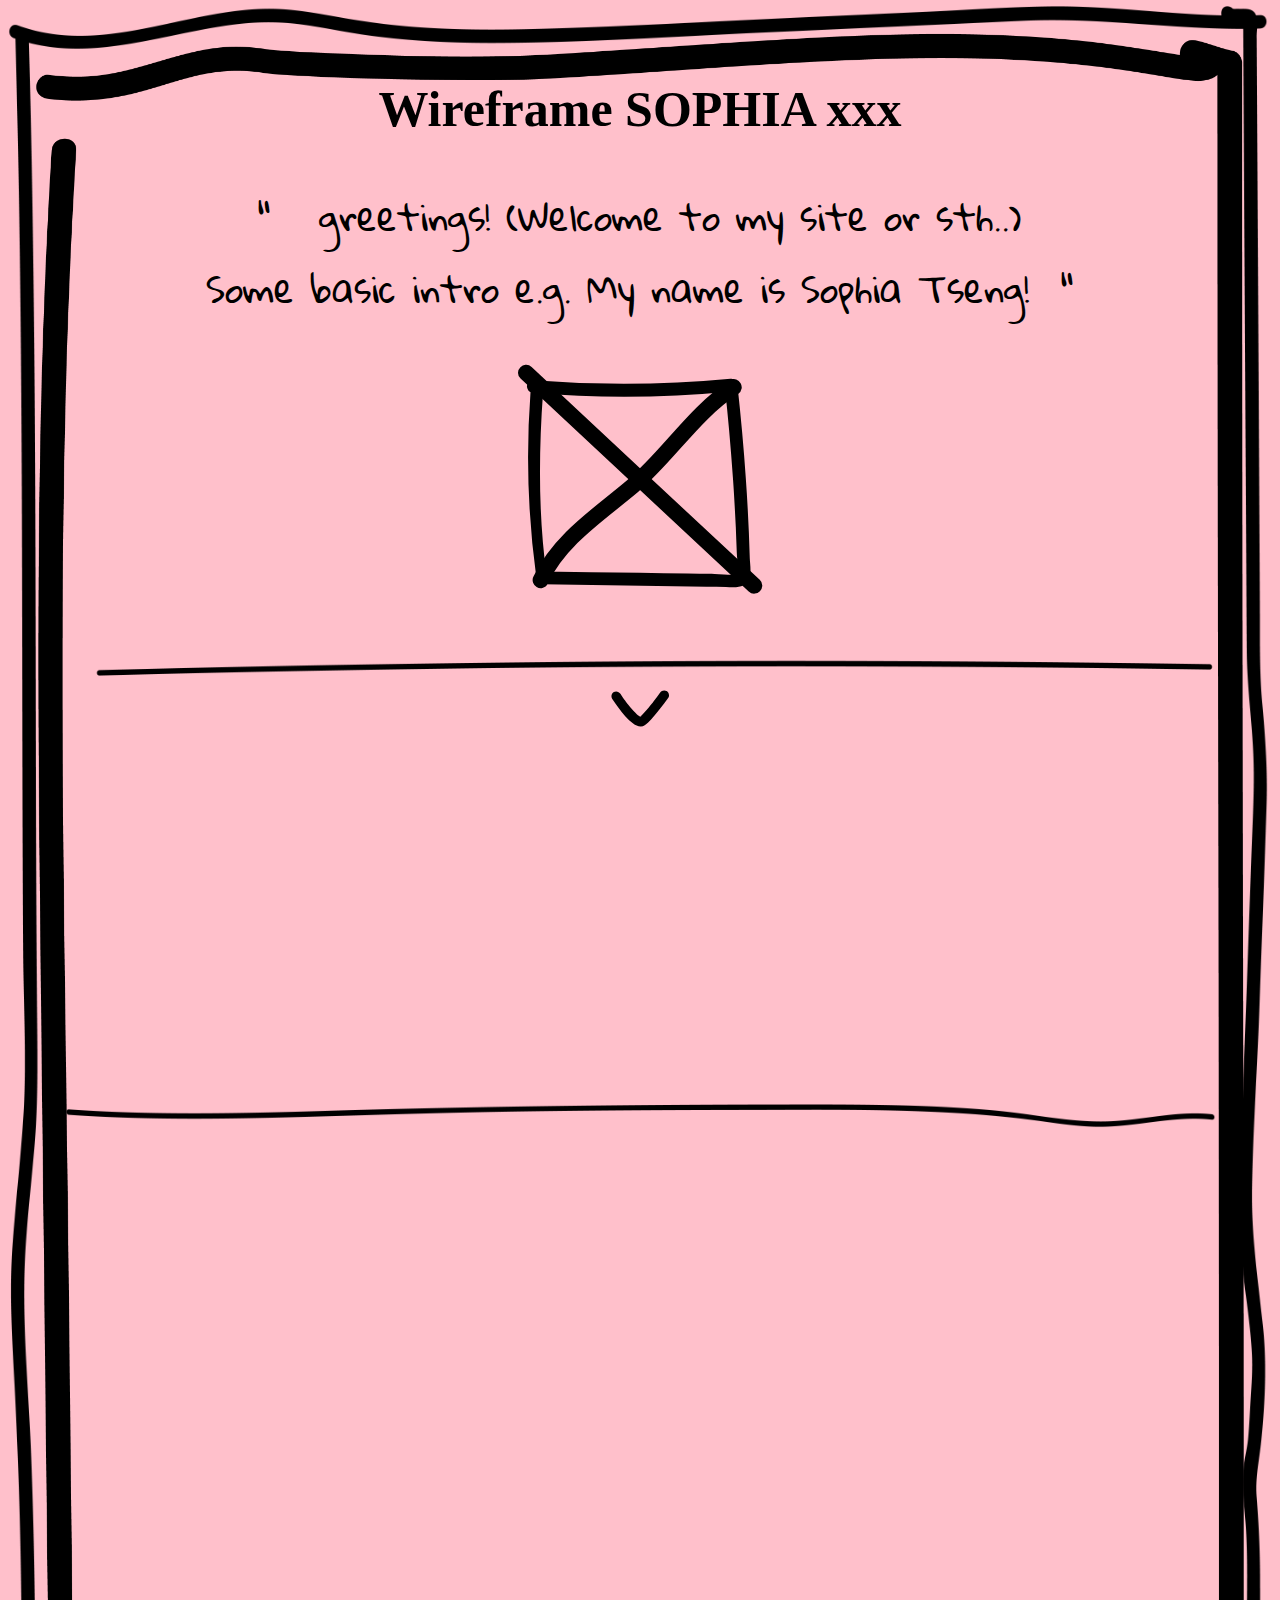
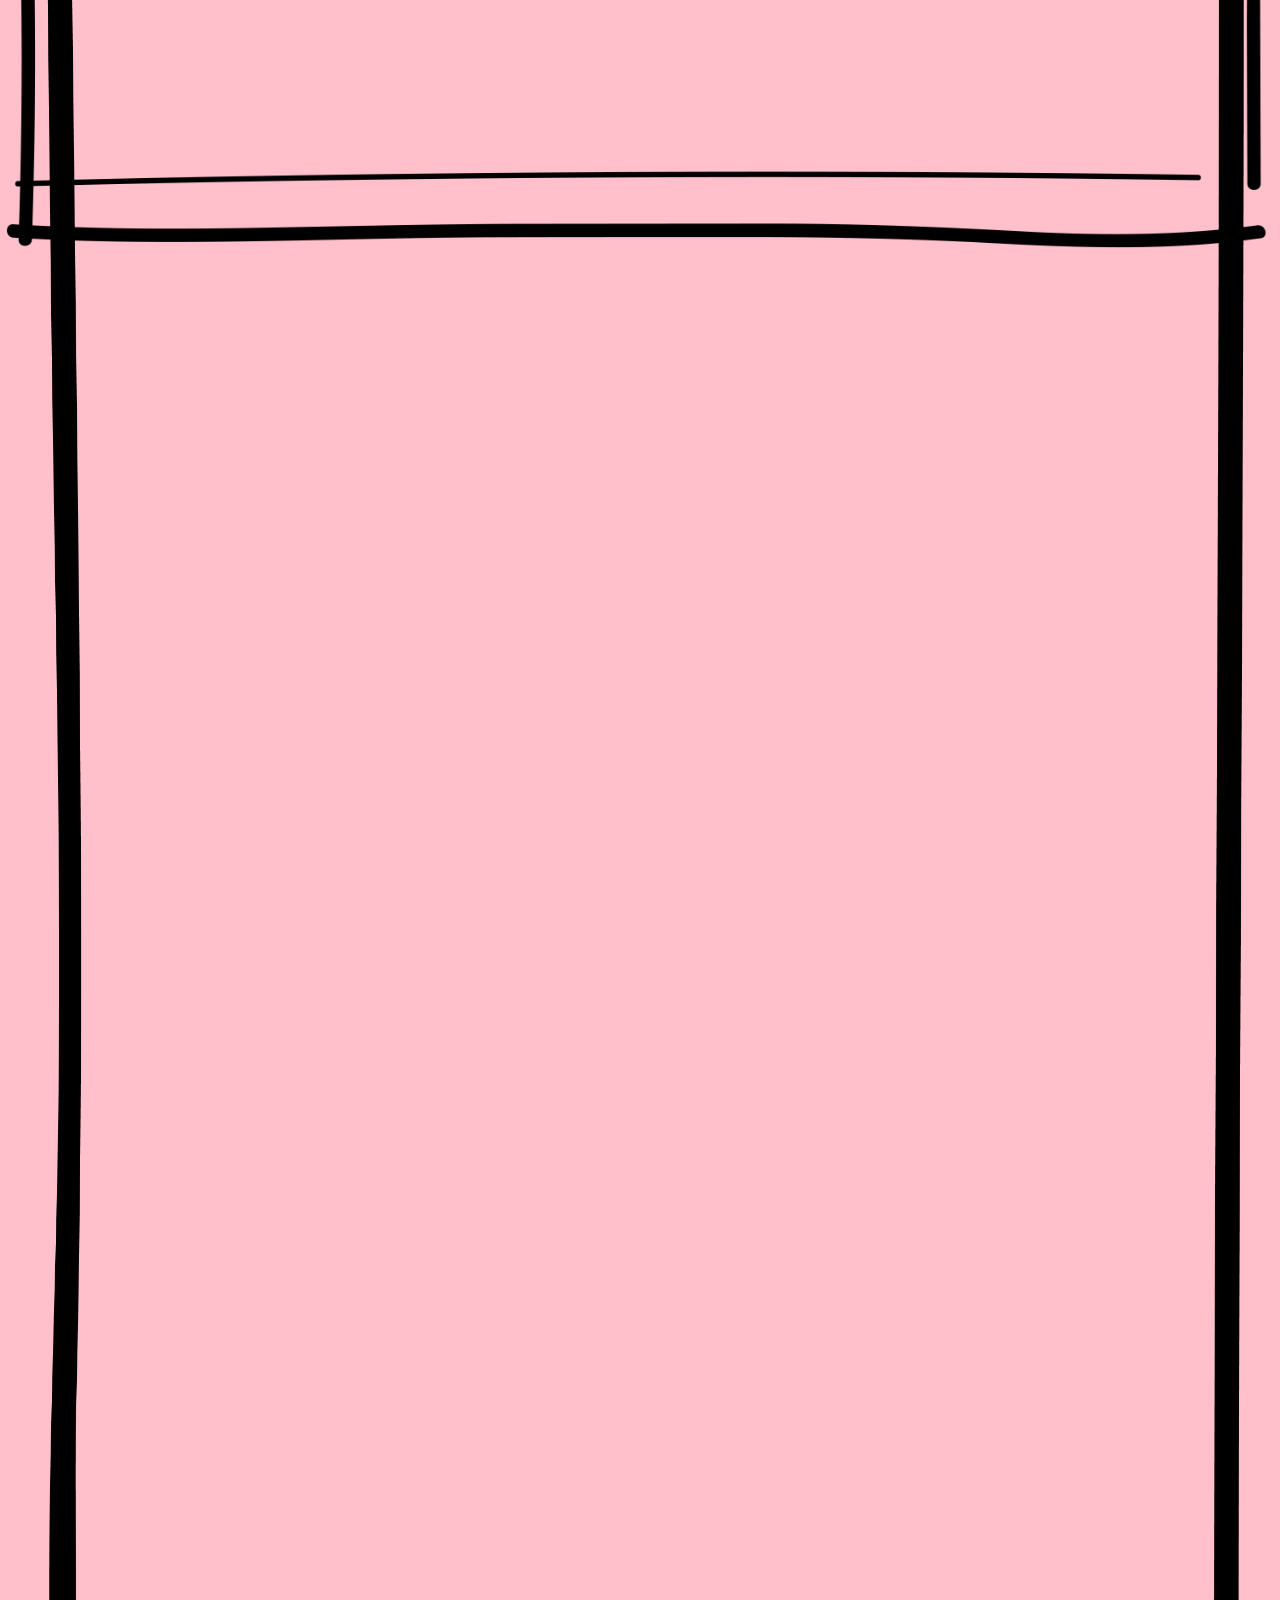
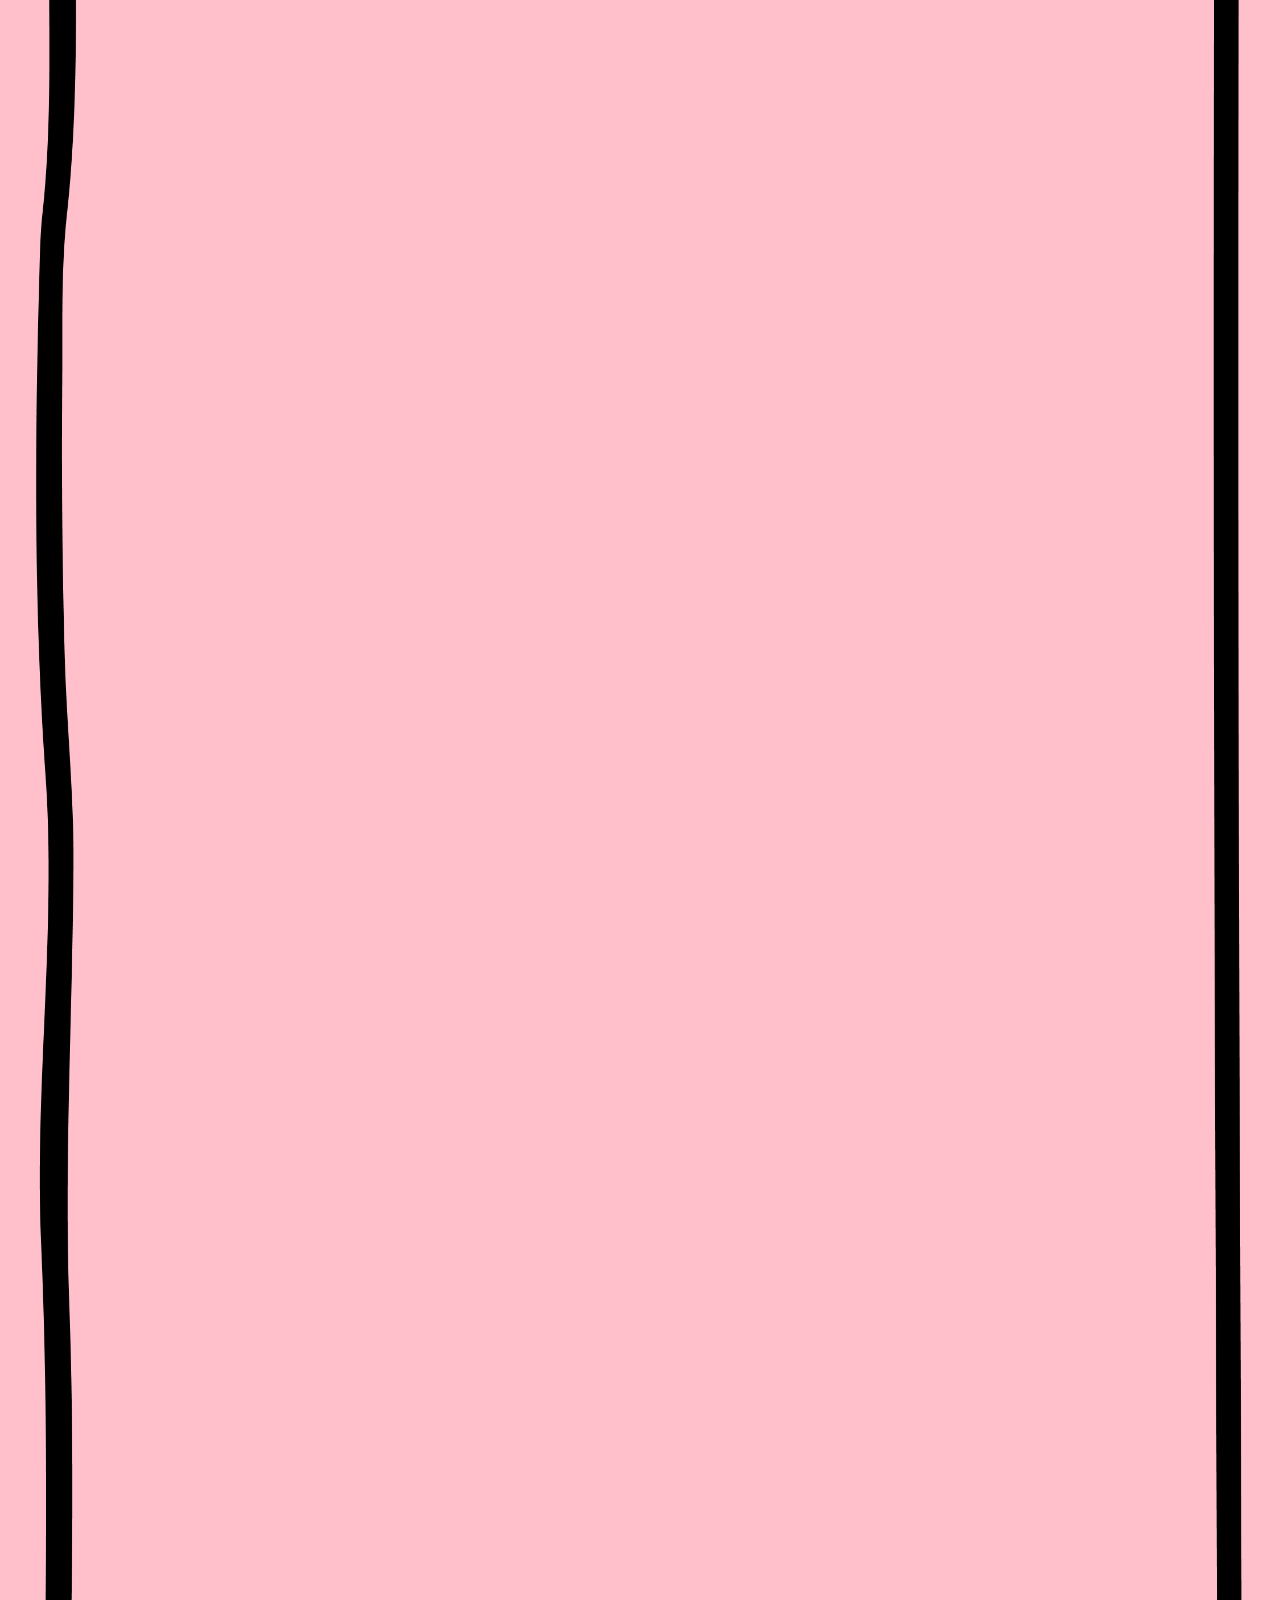
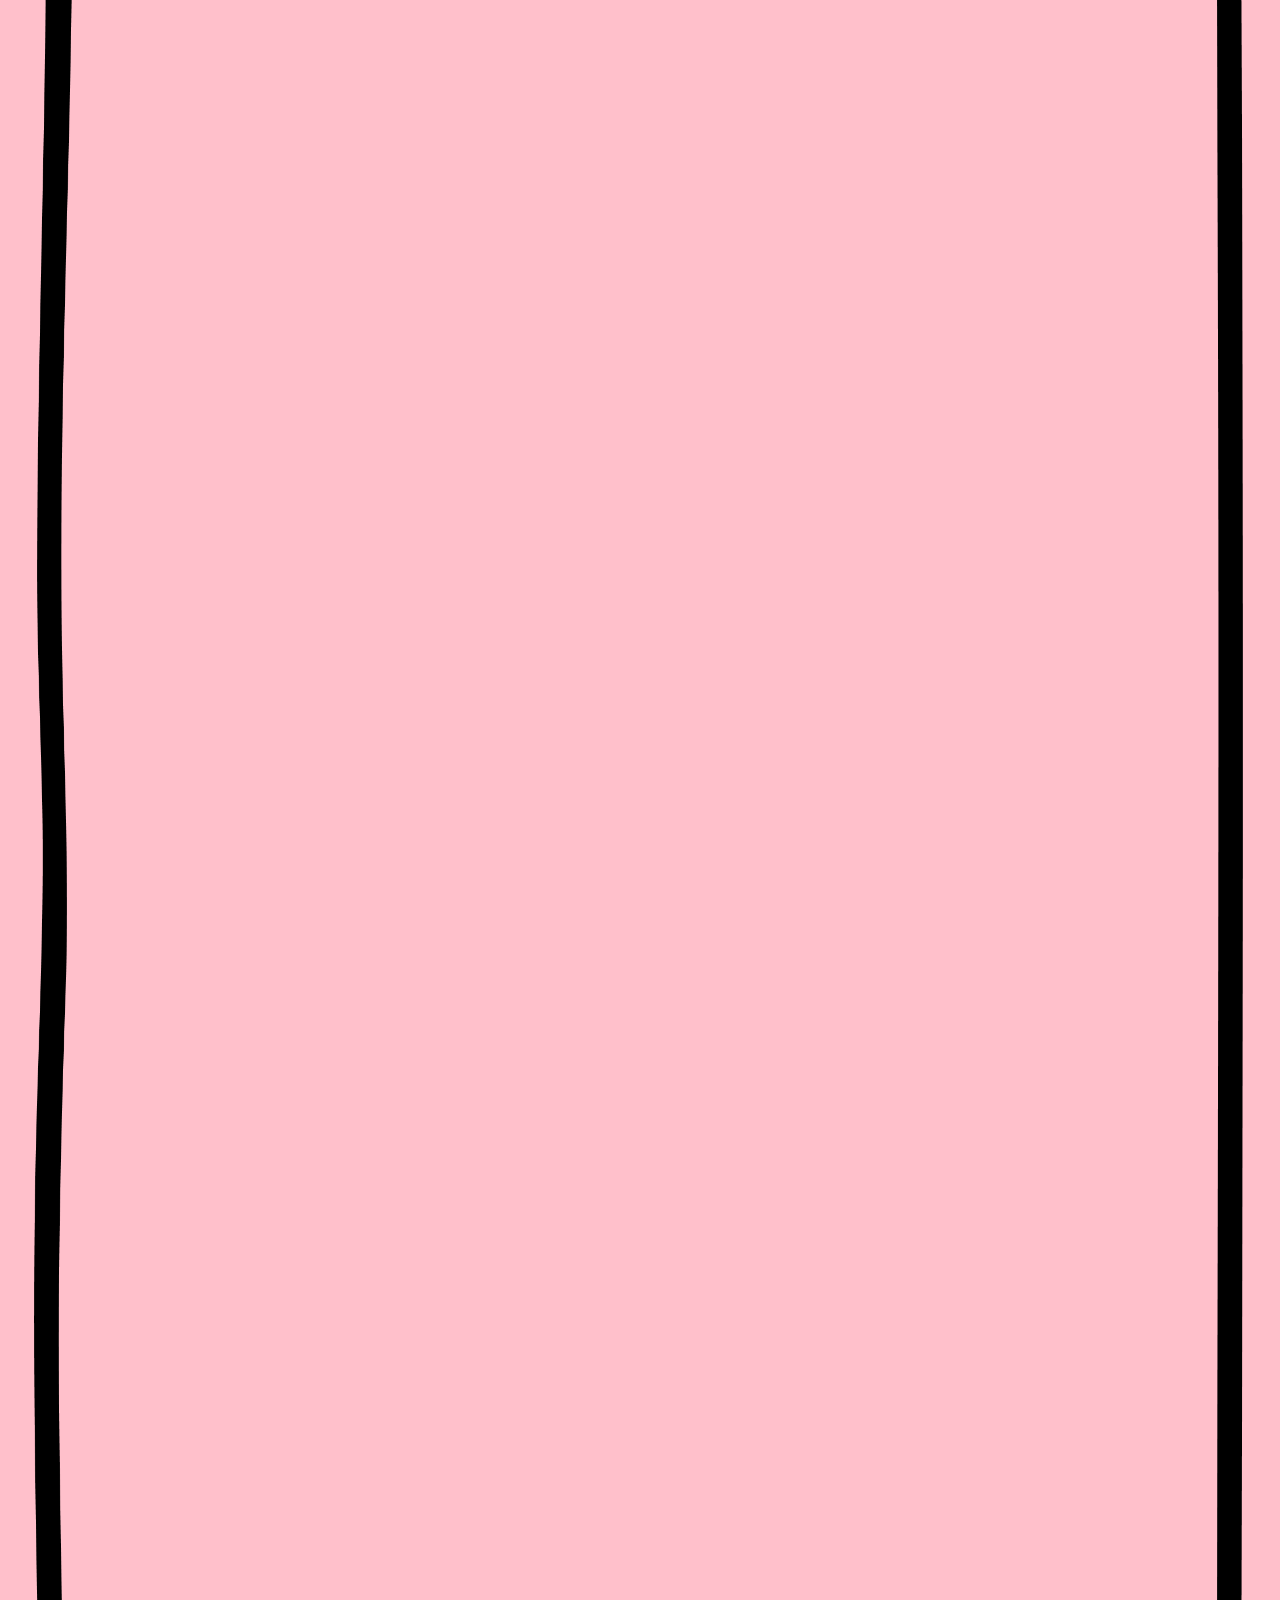
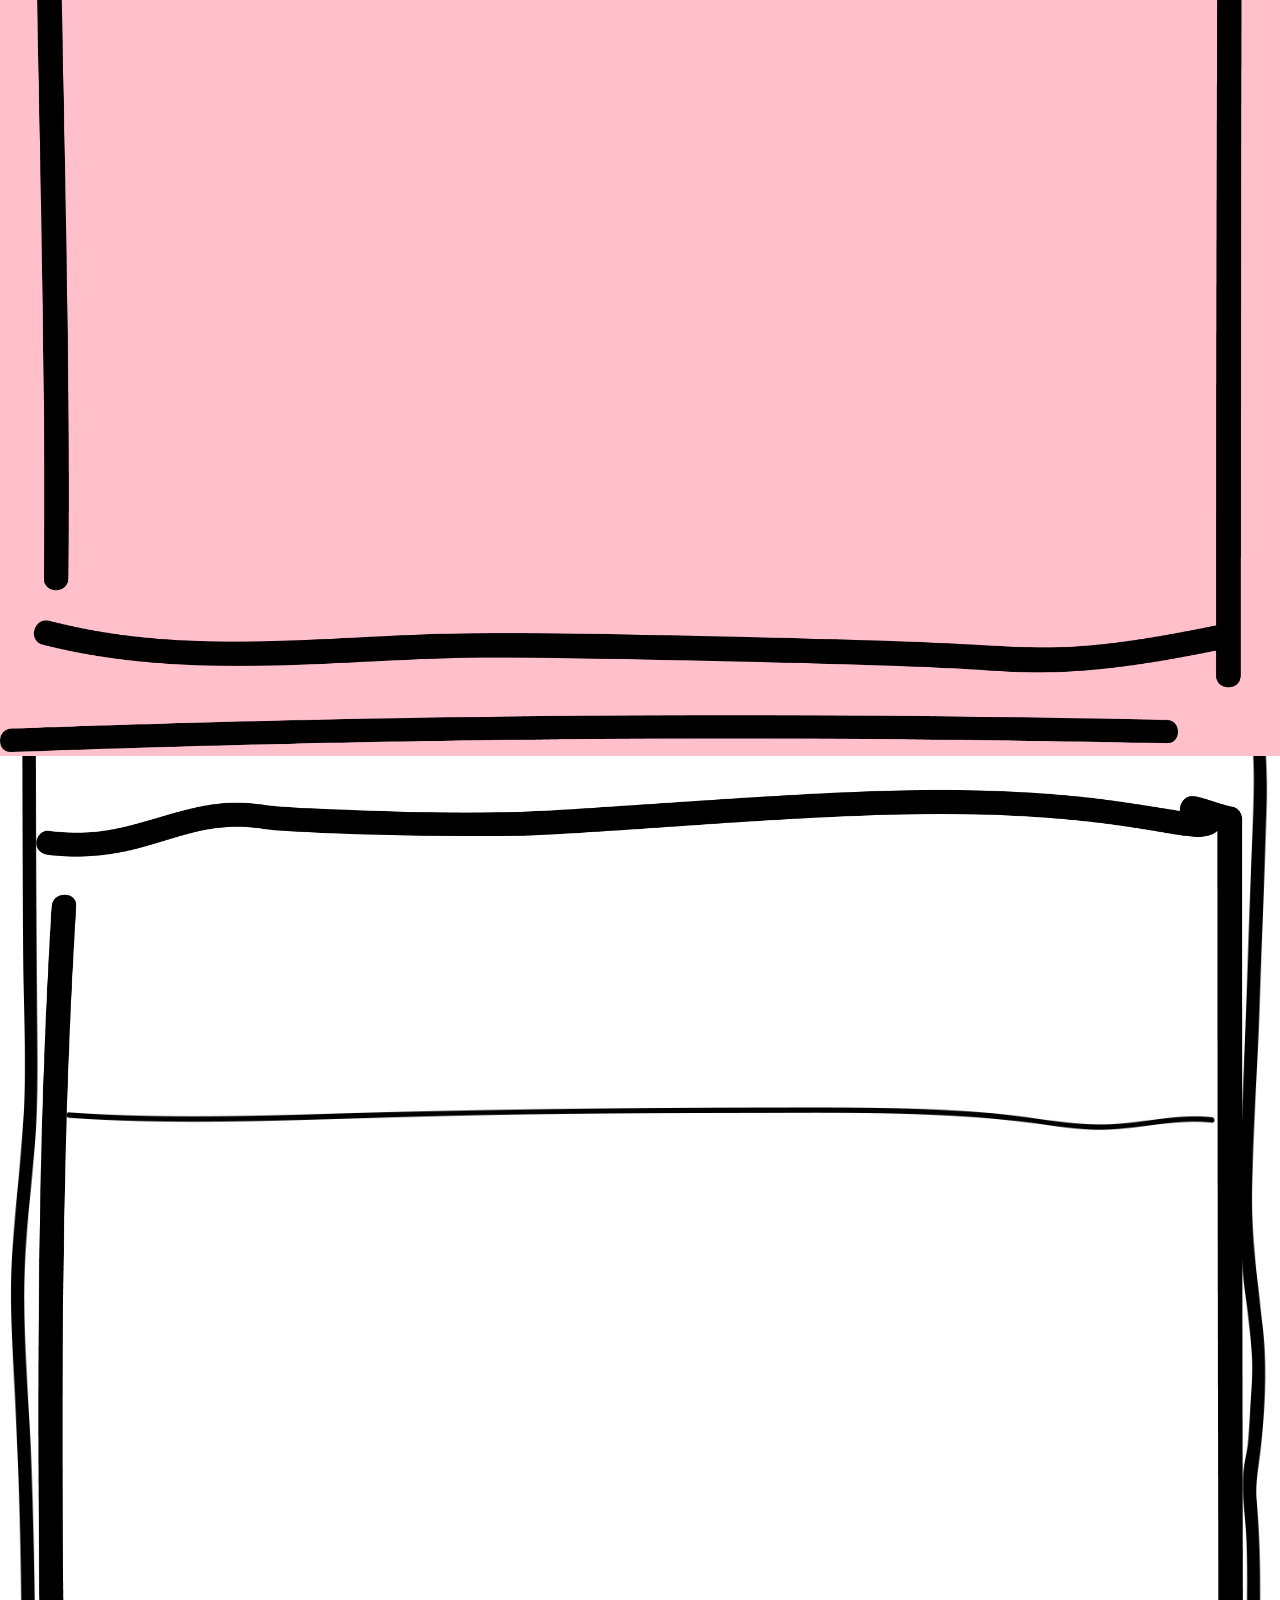
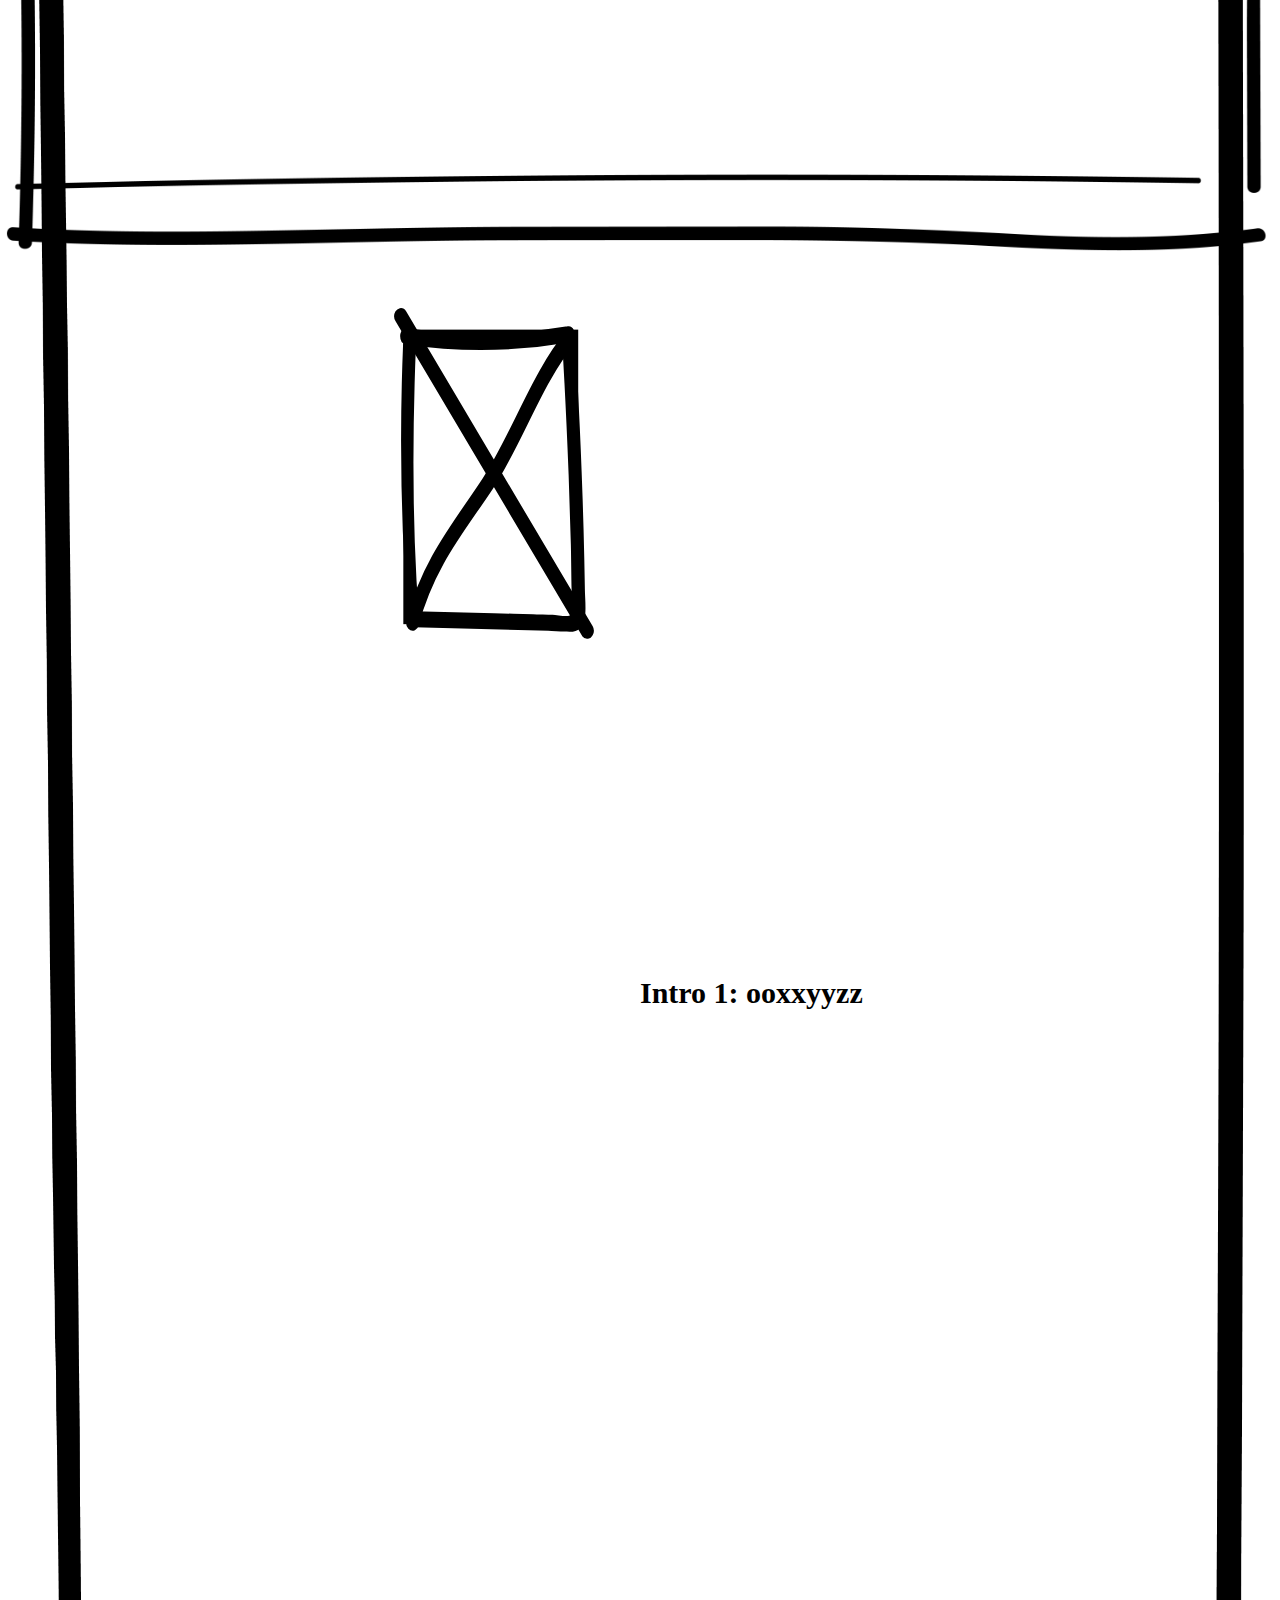
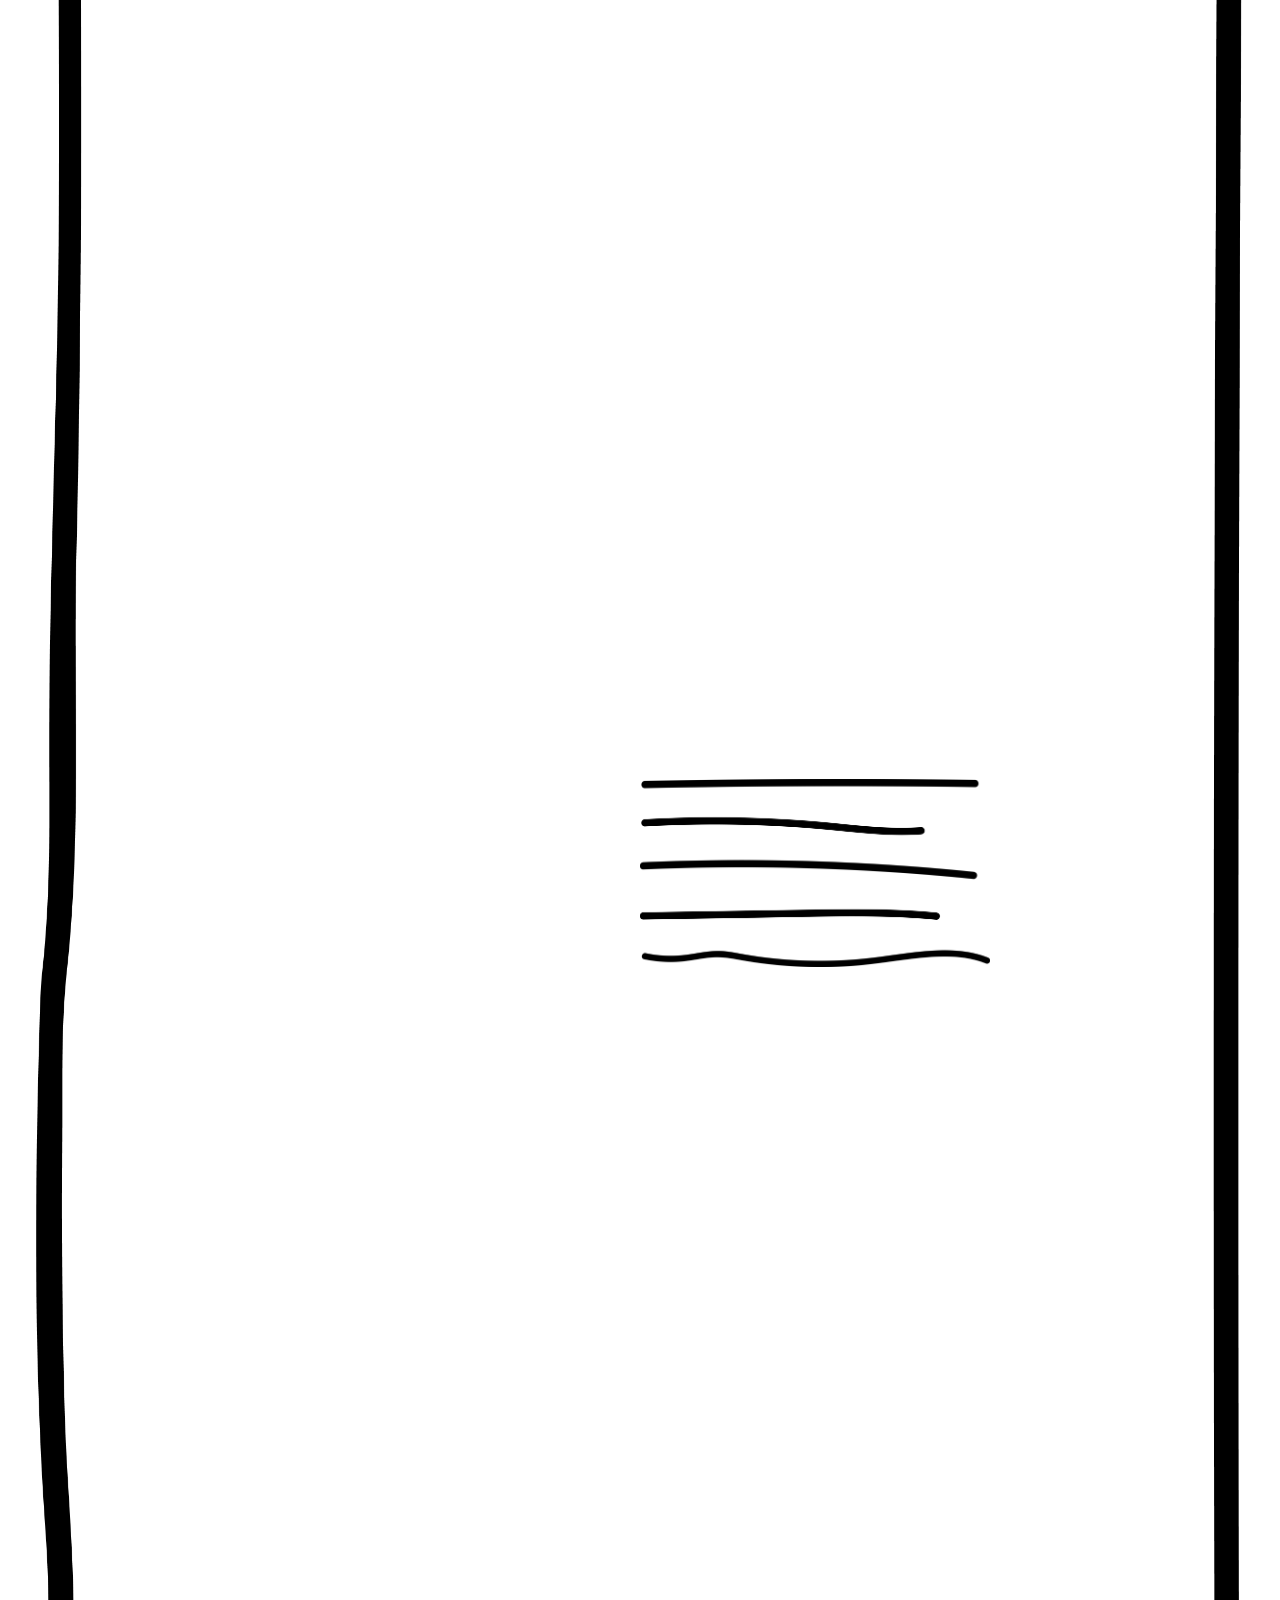
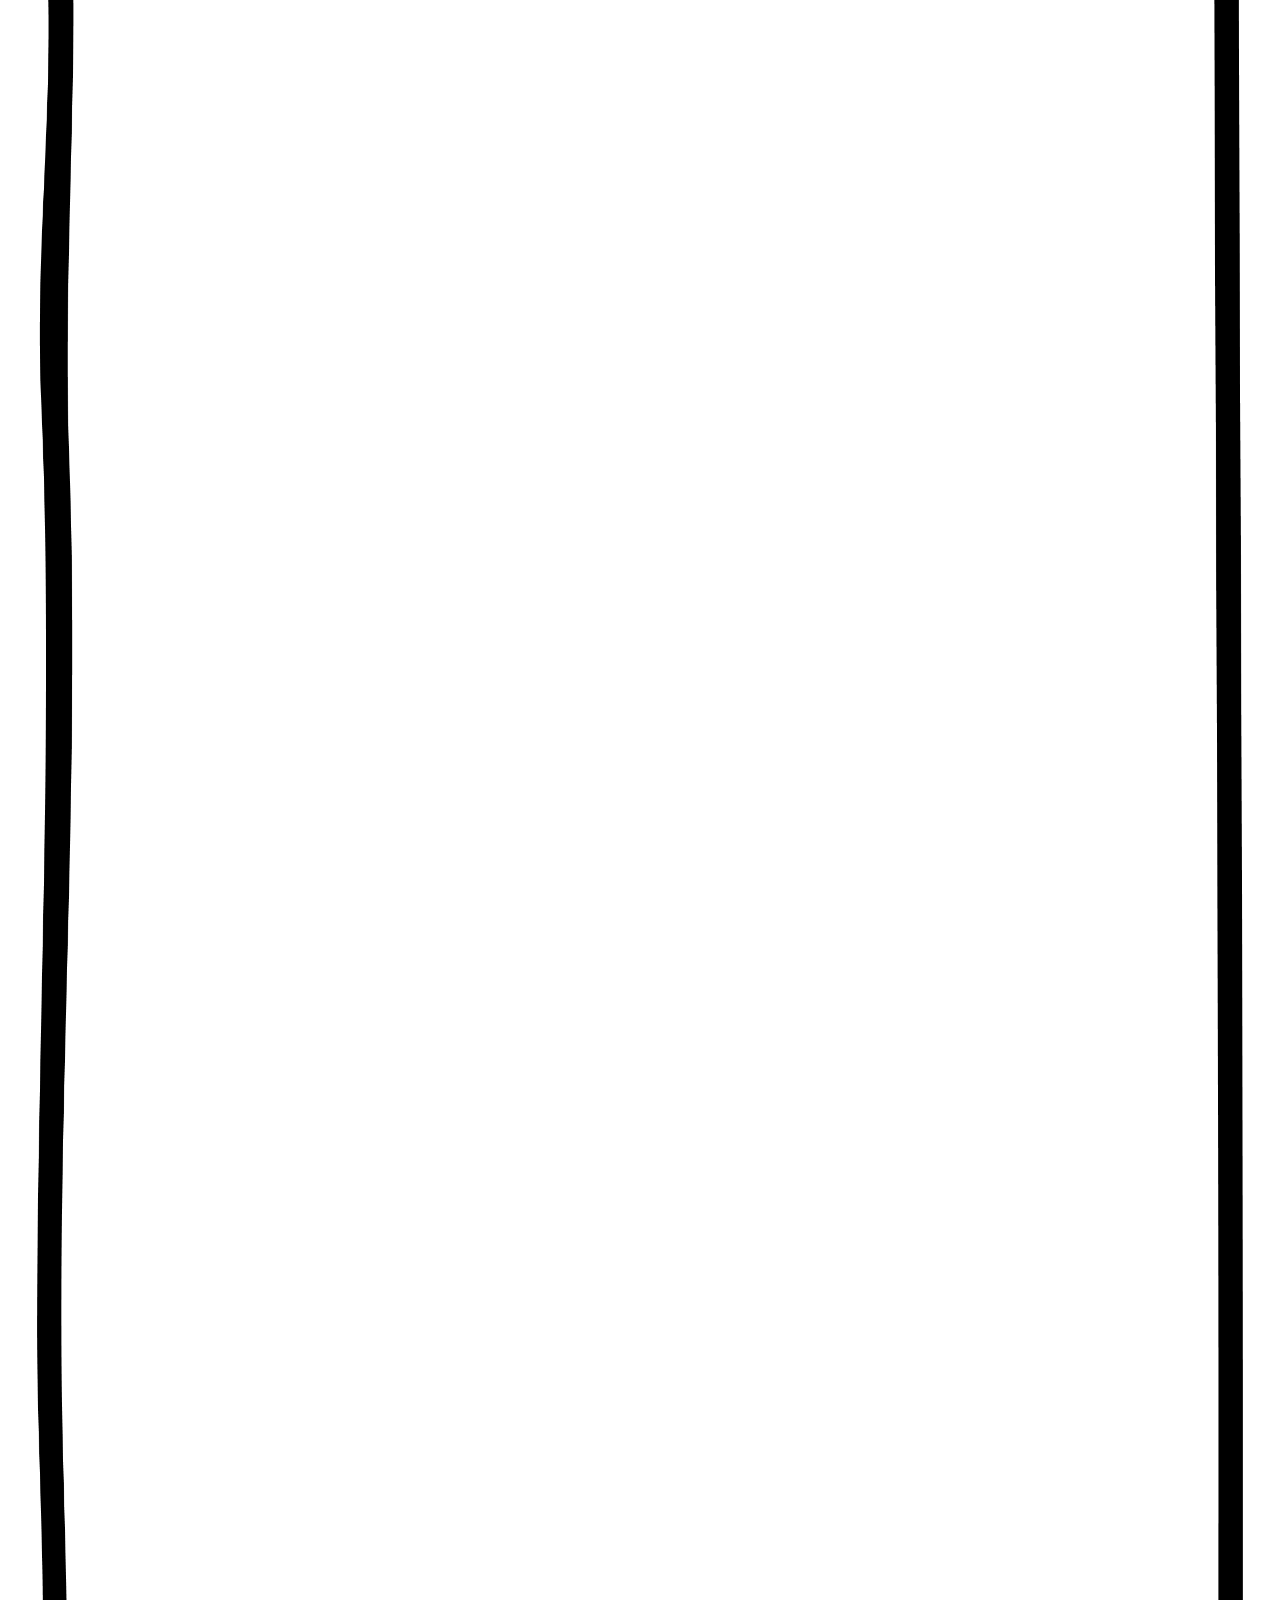
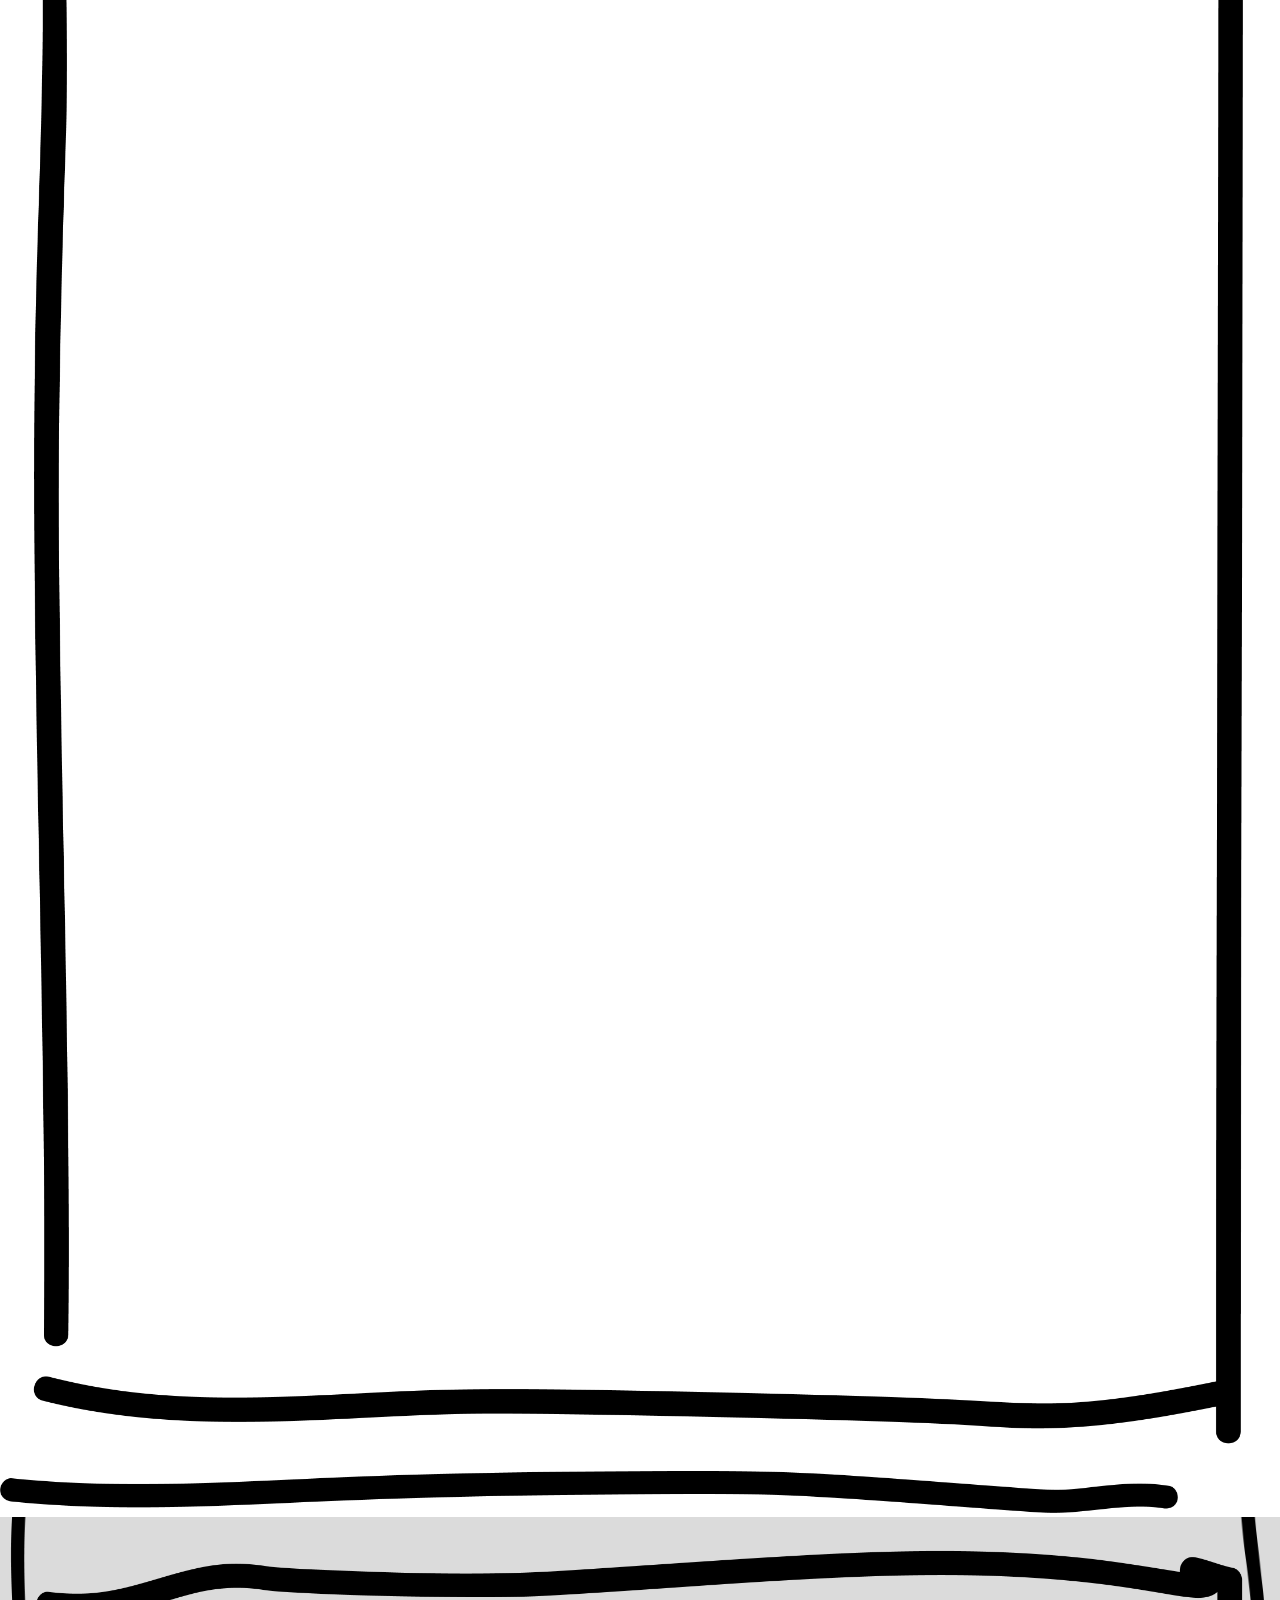
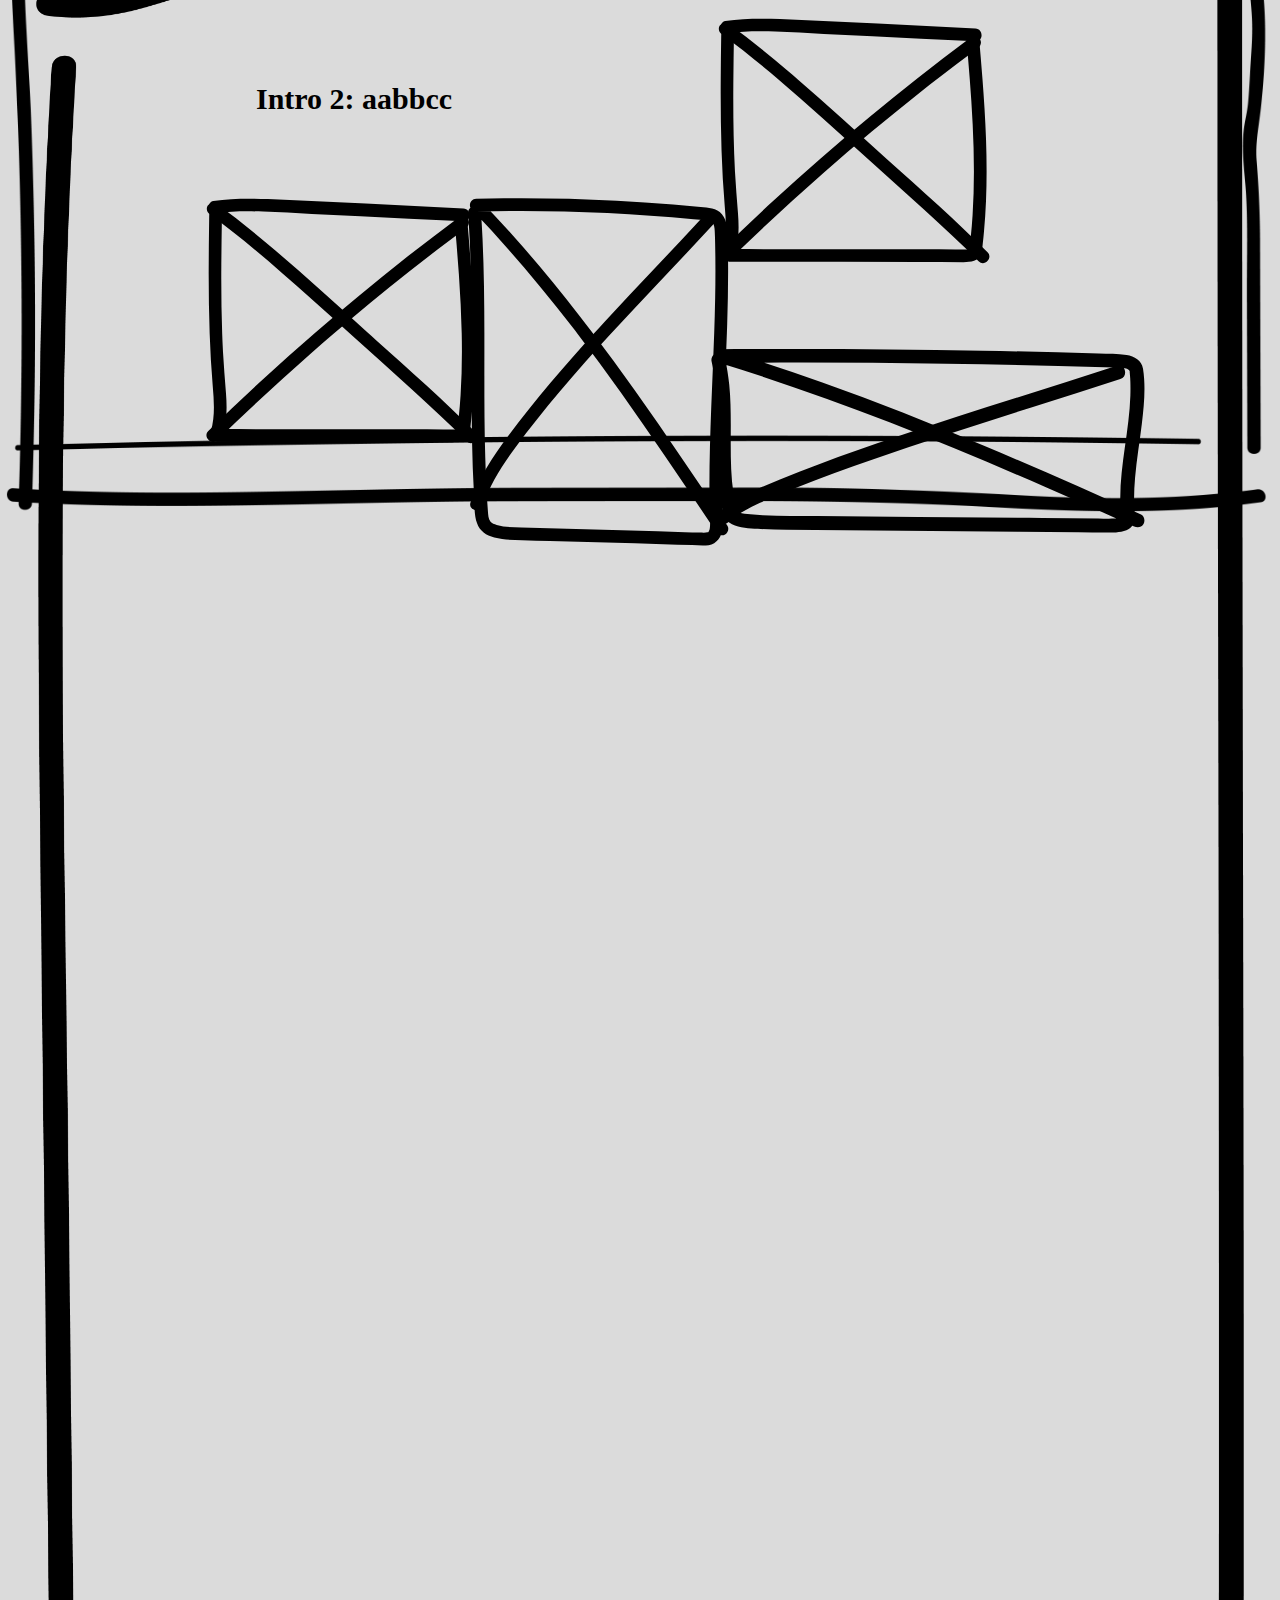
<file: Project02_Element/index.html>
<!DOCTYPE html>
<html lang="en">
  <head>
    <meta charset="utf-8">
    <meta name="viewport" content="width=device-width">
    <title>Wireframe</title>
    <link rel="icon" href="shapes/titleimg.png">
    <link rel="stylesheet" media='screen and (min-width: 701px)' href="style.css">
    <link rel="stylesheet" media='screen and (max-width: 700px)' href="style_mobile.css">
    <script type="text/javascript" src="jquery.js"></script>
    <script type="text/javascript" src="hovertext.js"></script>

  </head>
  <body>
  <div class="scroll">

    <section id=home>
        <img src="shapes/bg1.png" class="bg bg1" style="width:100vw;">
        <img src="shapes/mobile_bg1.png" class="mbg mbg1" style="width:100%;">
        <img src="shapes/mobile_line1.png" class="mbg mbl1" style="width:92%;">

        <h1 class="title" align="center"> Wireframe SOPHIA xxx </h1>
        <p class="greetings" align="center"> " &nbsp greetings! (Welcome to my site or sth..)<br> Some basic intro e.g. My name is Sophia Tseng! &nbsp" </p>
        <div class="logo">
        <svg xmlns="http://www.w3.org/2000/svg" viewBox="0 0 159.1 149"><style type="text/css">
      	.st0{fill:#FFFFFF;stroke:#000000;stroke-width:5;stroke-miterlimit:10;}
      	.st1{stroke:#000000;stroke-width:5;stroke-miterlimit:10;}
      </style><path class="st0" d="M14 20c-2.9 38.6-1.6 77.4 3.7 115.8 0.1 0.6 0.9 1.1 1.4 1.1 34 0.5 68 1 102 1.5 4 0.1 7.9 0.1 11.9 0.2 3 0 6.8 0.7 9.5-0.7 4.8-2.3 2.9-10.2 2.8-14.4 -0.5-16.7-1.3-33.4-2.5-50.1 -1.3-19.3-3.1-38.6-5.2-57.8 -0.1-0.7-0.6-1.6-1.5-1.5C95.2 18 54.1 18.3 13.2 15c-1.9-0.2-1.9 2.8 0 3 40.9 3.3 80.7 3.1 121.6-0.8l0 0c2.2 19.6 3.7 37.6 5.1 57.2 0.7 9.8 1.2 19.6 1.7 29.5 0.2 5.2 0.4 10.5 0.6 15.7 0.1 4.4 2.3 14.7-3.6 16 -4.3 1-10.2-0.1-14.6-0.2 -5-0.1-9.9-0.1-14.9-0.2 -9.9-0.1-19.8-0.3-29.7-0.4 -20.1-0.3-40.3-0.6-60.4-0.9l0 0C13.7 95.8 14 58.3 16.8 20 17.2 18 14.2 18 14 20L14 20z"/><path class="st1" d="M19 137.5c12-25.2 36.2-40.6 56.9-58 22.3-18.9 38.1-45.2 62.7-61.3 1.6-1 0.1-3.6-1.5-2.6 -24.9 16.2-40.8 42.7-63.3 61.8C52.9 95.1 28.6 110.6 16.5 136 15.6 137.7 18.2 139.3 19 137.5L19 137.5z"/><path class="st1" d="M7.7 9c47.2 44.1 94.6 88.2 141.8 132.3 1.4 1.3 3.5-0.8 2.1-2.1C104.3 95.1 57 51.1 9.8 6.9 8.4 5.6 6.3 7.7 7.7 9L7.7 9z"/></svg>
       </div>

       <div class="hovercontainer1 normal">
         <img class="hover1 hoverlogo-arrow" src="shapes/arrow-side1.png">
         <p class="hover1 hoverlogo-text"> Logo here</p>
       </div>

        <div class="arrow-down">
              <svg xmlns="http://www.w3.org/2000/svg" viewBox="0 0 249.2 154.9"><path d="M207.8 11.8C199.5 23.3 191 34.7 182.3 46c-0.9 1.1-1.8 2.3-2.6 3.4 3.9-5.5 0.8-1-0.2 0.3 -2 2.5-4 5.1-6 7.6 -4.1 5.2-8.2 10.3-12.4 15.3 -7.8 9.4-15.7 18.7-24.2 27.5 -3.3 3.4-6.6 6.7-10.2 9.8 -0.7 0.6-1.5 1.2-2.2 1.9 -3 2.6 4.3-3 1.5-1.2 -1.3 0.9-2.6 1.7-3.9 2.5 -3.3 2 4.3-1.5 2.6-1.1 -1.1 0.3-3.3 0.6 1.1 0 4.7-0.6 1.7-0.2 0.5-0.3 -2.2-0.2 3.8 0.4 3.7 0.5 -0.1 0.1-1.4-0.3-1.7-0.3 -1-0.3-1.9-0.6-2.9-0.9 -3.8-1.1 4.3 2.1 1.8 0.8 -2.1-1.1-4.3-2.2-6.3-3.6 -1-0.6-2-1.3-3-2 -1.8-1.3-3.9-4 0.3 0.3 -2.1-2.1-4.7-3.9-6.9-5.9 -4.6-4.1-8.9-8.5-13.1-13C89.2 78 80.9 67.7 72.6 57.2c4.2 5.4-0.1-0.1-1-1.3 -1.1-1.5-2.2-2.9-3.3-4.4 -1.9-2.6-3.8-5.1-5.7-7.7 -3.4-4.7-6.7-9.4-10-14.1 -3.2-4.6-6.3-9.2-9.3-13.8C37.7 7 25.3 2.6 16 8.6 7.2 14.2 2.7 26.6 8.8 36c8.8 13.6 18.2 26.8 28 39.7 17.5 23.2 35.9 46.5 59.4 64 9.2 6.8 20.4 12.5 32.2 12.2 11.5-0.3 21.1-8.3 29.1-15.7 18.4-17 34-37.3 49.4-57 12.1-15.5 24-31.2 35.5-47.2 6.1-8.5 1.8-22.6-7.2-27.4C224.8-0.9 214.3 2.7 207.8 11.8L207.8 11.8z"/></svg>
        </div>
        <p id="hometext"> Section 1 - Home Page</p>
      </section>


      <section id=make>
        <!-- I like making things, from ... to ... -->
        <!-- <div class="make-container"> -->
          <img src="shapes/bg2.png" class="bg bg2" style="width:100vw;">
          <img src="shapes/mobile_bg2.png" class="mbg mbg2" style="width:100%;">
          <img src="shapes/mobile_line2.png" class="mbg mbl2" style="width:92%;">

          <h3 class=make-title> Intro 1: ooxxyyzz </h3>
          <img class="make-text" src="shapes/text1.png">

            <div class="make-img">
                  <svg xmlns="http://www.w3.org/2000/svg" viewBox="0 0 167.3 263.3"><style type="text/css">
                	.st0{fill:none;}
                	.st1{fill:none;stroke:#000000;stroke-width:7;stroke-miterlimit:10;}
                	.st2{stroke:#000000;stroke-width:7;stroke-miterlimit:10;}
                  </style><rect x="17.2" y="23.5" class="st0" width="128" height="219"/><path class="st1" d="M18 32.5c-2.9 69.8-1.6 140 3.7 209.4 0.1 1.1 0.9 2 1.4 2 34 0.9 68 1.8 102 2.7 4 0.2 7.9 0.2 11.9 0.4 3 0 6.8 1.3 9.5-1.3 4.8-4.2 2.9-18.4 2.8-26 -0.5-30.2-1.3-60.4-2.5-90.6 -1.3-34.9-3.1-69.8-5.2-104.5 -0.1-1.3-0.6-2.9-1.5-2.7 -40.9 7.1-82 7.6-122.9 1.6 -1.9-0.4-1.9 5.1 0 5.4 40.9 6 80.7 5.6 121.6-1.4l0 0c2.2 35.5 3.7 68 5.1 103.5 0.7 17.7 1.2 35.5 1.7 53.4 0.2 9.4 0.4 19 0.6 28.4 0.1 8 2.3 26.6-3.6 28.9 -4.3 1.8-10.2-0.2-14.6-0.4 -5-0.2-9.9-0.2-14.9-0.4 -9.9-0.2-19.8-0.5-29.7-0.7 -20.1-0.5-40.3-1.1-60.4-1.6l0 0c-5.3-68.9-5-136.7-2.2-206C21.2 28.9 18.2 28.9 18 32.5L18 32.5z"/><path class="st2" d="M23 245c12-45.6 36.2-73.4 56.9-104.9 22.3-34.2 38.1-81.8 62.7-110.9 1.6-1.8 0.1-6.5-1.5-4.7 -24.9 29.3-40.8 77.2-63.3 111.8 -20.9 32-45.2 60-57.3 106C19.6 245.4 22.2 248.3 23 245L23 245z"/><path class="st2" d="M11.7 12.6c47.2 79.8 94.6 159.5 141.8 239.3 1.4 2.4 3.5-1.4 2.1-3.8C108.3 168.3 61 88.8 13.8 8.8 12.4 6.5 10.3 10.3 11.7 12.6L11.7 12.6z"/></svg>
            </div>

          <div class="hovercontainer2 normal">
              <img class="hover2 hovermake-arrow" src="shapes/arrow-side2.png">
              <p class="hover2 hovermake-text"> &nbsp Photo of me <br>maybe?</p>
          </div>
          <p id="maketext"> Section 2 - Intro Part One</p>
      </section>


      <section id=nav>
        <!-- Here are some of my works -->

          <h3 class=nav-title> Intro 2: aabbcc </h3>
          <img src="shapes/bg3.png" class="bg bg3" style="width:100vw;">
          <img src="shapes/mobile_bg3.png" class="mbg mbg3" style="width:100%;">
          <img src="shapes/mobile_line3.png" class="mbg mbl3" style="width:92%;">
          <div class=nav1>
            <svg xmlns="http://www.w3.org/2000/svg" viewBox="0 0 495 440.9"><path d="M28.4 46.6c-1.4 94.5-2.1 188.9 5.9 283.2 2.1 24.3 3.8 49.2-3.1 72.9 -3.8 13 16.5 18.6 20.2 5.6 6.4-21.9 6.4-44.8 4.7-67.4 -1.7-23.2-3.8-46.3-5-69.5 -2.5-47.8-3-95.6-2.7-143.5 0.2-27.1 0.6-54.1 1-81.2C49.6 33.1 28.6 33.1 28.4 46.6L28.4 46.6z"/><path d="M43.7 420.5c103 0.1 205.9 0.2 308.9 0.4 25.2 0 50.5 0.1 75.7 0.1 12.2 0 24.4-0.7 29.1-14.1 1.8-5.2 2-11.2 2.6-16.7 0.8-6.5 1.4-13.1 2-19.6 4.7-50.4 5.1-101.1 3.4-151.7 -2-57.3-6.9-114.5-11.8-171.6 -0.5-5.7-4.5-10.5-10.5-10.5 -5.3 0-11 4.8-10.5 10.5 8.4 98.3 16.9 197.1 10.6 295.8 -0.8 12.5-1.8 24.9-3.1 37.3 -0.6 5.8-0.9 11.9-2 17.6 0.2-0.8-0.8 3.4-0.7 2.6 0.4-2.7 1.8-0.1 0.4-0.7 -0.5-0.2-2 0.1-2.7 0.1 -24.8 0.3-49.6-0.1-74.4-0.1 -49.8-0.1-99.6-0.1-149.5-0.2 -55.8-0.1-111.6-0.1-167.4-0.2C30.2 399.5 30.1 420.5 43.7 420.5L43.7 420.5z"/><path d="M447.9 35.6c-107.5-5.2-215-11.2-322.6-15.7C95.1 18.7 65 18.7 35 23.2c-5.6 0.8-8.7 7.9-7.3 12.9 1.6 6 7.3 8.2 12.9 7.3 25.4-3.8 51.3-3.7 76.9-2.8 26.7 0.9 53.4 2.5 80.1 3.8 53.5 2.6 107 5.2 160.5 7.8 29.9 1.5 59.8 2.9 89.7 4.4C461.4 57.3 461.4 36.3 447.9 35.6L447.9 35.6z"/><path d="M41.8 417.6c50.3-49.1 101.9-97 154.8-143.4C249.2 228 303 183.2 357.9 139.8c30.9-24.4 62.3-48.4 93.9-71.9 4.5-3.4 6.9-9.1 3.8-14.4 -2.6-4.5-9.8-7.2-14.4-3.8 -56.9 42.3-112.8 86-167.5 131.2 -54.5 45-107.7 91.5-159.7 139.3 -29.5 27.1-58.5 54.6-87.1 82.6C17.3 412.2 32.1 427.1 41.8 417.6L41.8 417.6z"/><path d="M29.7 45.4C87.9 88 142.1 135.6 195.8 183.7c56 50.2 111.9 100.4 167.6 150.8 30.6 27.7 60.8 55.7 89.7 85.1 9.5 9.7 24.3-5.2 14.8-14.8 -52.3-53.2-108.7-102.1-164.1-152 -55.3-49.7-110.1-100.2-166.7-148.4 -31.4-26.8-63.6-52.7-97-77.1 -4.6-3.3-11.7-0.8-14.4 3.8C22.8 36.4 25.1 42.1 29.7 45.4L29.7 45.4z"/></svg>
          </div>
          <div class=nav2>
            <svg xmlns="http://www.w3.org/2000/svg" viewBox="0 0 495 604.9"><path d="M33.3 42c8.6 124.7 4 249.7 6.3 374.5 0.6 31.2 1.6 62.4 3.4 93.6 0.8 14.3 0.1 30.7 4.8 44.5 4.6 13.5 15.3 20.4 28.6 23.9 14.8 3.9 30.4 3.9 45.6 4.3 15.3 0.4 30.5 0.9 45.8 1.3 31.2 0.9 62.4 1.8 93.6 2.7s62.4 1.8 93.6 2.7c15.9 0.5 31.9 0.9 47.8 1.4 11.6 0.3 25.8 2.9 36.4-3.2 13.2-7.6 14.3-23.2 13.9-36.8 -0.4-15.2-0.7-30.4-0.8-45.6 -0.2-31.1 0.4-62.1 1.3-93.1 1.8-62.1 5.1-124.2 7.1-186.3 1-31 1.6-62.1 1.5-93.1 0-15.9-0.2-31.7-0.7-47.6 -0.4-13.8 0-29.3-9.5-40.4 -8.8-10.2-22.7-10.3-35-11.6 -15.2-1.5-30.3-2.9-45.5-4.2 -31-2.6-62-4.7-93.1-6.4 -62.1-3.3-124.2-4.6-186.3-4 -15.2 0.1-30.4 0.4-45.6 0.8 -9.1 0.2-13.8 11.3-7.4 17.9 59 61.1 113.9 126.1 165.8 193.4 53.2 69 103.4 140.3 152.5 212.2 28.7 42.1 57.1 84.4 85.5 126.7 3.2 4.7 9.3 6.8 14.4 3.8 4.7-2.7 6.9-9.6 3.8-14.4 -50.2-74.9-100.4-149.8-152.7-223.4C258.1 265.3 206 196.1 150.4 129.9c-31-36.9-63.2-72.7-96.6-107.4 -2.5 6-4.9 11.9-7.4 17.9 119.7-3 239.5 1.2 358.7 12.7 7.3 0.7 14.5 1.3 21.8 2.2 2.6 0.3 7.2 1 9.4 3.4 3.1 3.4 3.5 9.2 3.8 13.6 0.5 7.3 0.5 14.6 0.7 21.9 0.7 30.1 0.6 60.1 0 90.2 -1.1 59.5-4.1 118.9-6.4 178.4 -2.3 60.1-4 120.2-2.4 180.3 0.2 6.3 0.9 12.9 0.1 19.2 -0.3 2.1-0.7 4.3-1.9 6 -0.7 1.1-1 1.2-2.1 1.5 -3.2 1.1-8.5 0.6-13.2 0.5 -8-0.2-15.9-0.5-23.9-0.7 -29.9-0.9-59.7-1.8-89.6-2.6 -60.1-1.8-120.1-3.5-180.2-5.3 -13.6-0.4-27.6-0.2-40.8-4 -3.9-1.1-7.9-2.2-10.5-5.6 -3.3-4.5-3.6-11.3-4-16.6 -2.4-29.6-3.5-59.4-4.4-89.1 -3.5-120.2 1.1-240.4-4.5-360.5 -0.7-14.6-1.5-29.2-2.5-43.8 -0.4-5.7-4.5-10.5-10.5-10.5C38.4 31.5 32.9 36.3 33.3 42L33.3 42z"/><path d="M423.9 45.7c-54.4 59-110.2 116.7-164.6 175.7 -55.9 60.7-110.3 122.8-159.7 189 -25.5 34.2-49.2 69.3-62.5 110.3 -4.2 12.9 16.1 18.4 20.2 5.6 11.5-35.3 31.7-66.3 53.6-96.1 23.5-31.9 48.3-62.9 73.9-93.2 52.2-61.8 107.6-120.8 163.1-179.6 30.4-32.2 60.8-64.3 90.8-96.8C447.9 50.6 433.1 35.7 423.9 45.7L423.9 45.7z"/></svg>
          </div>
          <div class=nav3>
            <svg xmlns="http://www.w3.org/2000/svg" viewBox="0 0 495 440.9"><path d="M28.4 46.6c-1.4 94.5-2.1 188.9 5.9 283.2 2.1 24.3 3.8 49.2-3.1 72.9 -3.8 13 16.5 18.6 20.2 5.6 6.4-21.9 6.4-44.8 4.7-67.4 -1.7-23.2-3.8-46.3-5-69.5 -2.5-47.8-3-95.6-2.7-143.5 0.2-27.1 0.6-54.1 1-81.2C49.6 33.1 28.6 33.1 28.4 46.6L28.4 46.6z"/><path d="M43.7 420.5c103 0.1 205.9 0.2 308.9 0.4 25.2 0 50.5 0.1 75.7 0.1 12.2 0 24.4-0.7 29.1-14.1 1.8-5.2 2-11.2 2.6-16.7 0.8-6.5 1.4-13.1 2-19.6 4.7-50.4 5.1-101.1 3.4-151.7 -2-57.3-6.9-114.5-11.8-171.6 -0.5-5.7-4.5-10.5-10.5-10.5 -5.3 0-11 4.8-10.5 10.5 8.4 98.3 16.9 197.1 10.6 295.8 -0.8 12.5-1.8 24.9-3.1 37.3 -0.6 5.8-0.9 11.9-2 17.6 0.2-0.8-0.8 3.4-0.7 2.6 0.4-2.7 1.8-0.1 0.4-0.7 -0.5-0.2-2 0.1-2.7 0.1 -24.8 0.3-49.6-0.1-74.4-0.1 -49.8-0.1-99.6-0.1-149.5-0.2 -55.8-0.1-111.6-0.1-167.4-0.2C30.2 399.5 30.1 420.5 43.7 420.5L43.7 420.5z"/><path d="M447.9 35.6c-107.5-5.2-215-11.2-322.6-15.7C95.1 18.7 65 18.7 35 23.2c-5.6 0.8-8.7 7.9-7.3 12.9 1.6 6 7.3 8.2 12.9 7.3 25.4-3.8 51.3-3.7 76.9-2.8 26.7 0.9 53.4 2.5 80.1 3.8 53.5 2.6 107 5.2 160.5 7.8 29.9 1.5 59.8 2.9 89.7 4.4C461.4 57.3 461.4 36.3 447.9 35.6L447.9 35.6z"/><path d="M41.8 417.6c50.3-49.1 101.9-97 154.8-143.4C249.2 228 303 183.2 357.9 139.8c30.9-24.4 62.3-48.4 93.9-71.9 4.5-3.4 6.9-9.1 3.8-14.4 -2.6-4.5-9.8-7.2-14.4-3.8 -56.9 42.3-112.8 86-167.5 131.2 -54.5 45-107.7 91.5-159.7 139.3 -29.5 27.1-58.5 54.6-87.1 82.6C17.3 412.2 32.1 427.1 41.8 417.6L41.8 417.6z"/><path d="M29.7 45.4C87.9 88 142.1 135.6 195.8 183.7c56 50.2 111.9 100.4 167.6 150.8 30.6 27.7 60.8 55.7 89.7 85.1 9.5 9.7 24.3-5.2 14.8-14.8 -52.3-53.2-108.7-102.1-164.1-152 -55.3-49.7-110.1-100.2-166.7-148.4 -31.4-26.8-63.6-52.7-97-77.1 -4.6-3.3-11.7-0.8-14.4 3.8C22.8 36.4 25.1 42.1 29.7 45.4L29.7 45.4z"/></svg>
          </div>
          <div class=nav4>
            <svg xmlns="http://www.w3.org/2000/svg" viewBox="0 0 686 312.9"><path d="M11.6 32.9c13 56.9 5.9 115.4 9.5 173 0.9 14.5 2.5 29 5.1 43.4 2.2 12.4 4 25.4 16.5 31.6 11.8 5.9 26.4 6.1 39.3 7 14.7 1 29.4 1.2 44 1.3 118.2 1.1 236.4 2.1 354.6 3.1 29.9 0.3 59.8 0.5 89.7 0.8 14.5 0.1 28.9 0.3 43.4 0.4 11 0 24 0.2 33.9-5.5 13.5-7.9 8.6-23.9 8.2-36.7 -0.5-14 0.2-27.9 1.4-41.8 2.4-27.4 7-54.5 10.3-81.8 3.3-27.5 6.1-56.4 1.8-83.9 -2-12.8-13.2-18.8-25-20.8 -14-2.4-28.3-2.1-42.4-2.5 -59.1-1.7-118.2-3.2-177.3-4.2 -118.3-2.1-236.6-2.9-355-2.4 -14.6 0.1-29.3 0.2-43.9 0.3C13.8 14 11.7 31.1 23 34.6c88 27.3 174.9 57.8 260.8 91.1 80.2 31.1 159.5 64.7 238.3 99.2 44.6 19.6 89.1 39.4 133.6 59.3 5.2 2.3 11.3 1.5 14.4-3.8 2.6-4.5 1.4-12-3.8-14.4 -79.8-35.7-159.7-71.3-240.3-105.2 -81-34.1-162.8-66.5-245.6-96C130.2 47 79.5 30.1 28.6 14.3c-0.9 6.9-1.9 13.7-2.8 20.6 114.3-0.9 228.7-0.5 343 1.2 57.1 0.8 114.3 2 171.4 3.4 28.3 0.7 56.6 1.3 84.9 2.4 5.8 0.2 21.4-0.1 23.6 4.9 0.8 1.9 0.1-0.4 0.3 2.5 0.1 1.6 0.3 3.1 0.4 4.6 0.3 3.4 0.5 6.8 0.6 10.2 0.2 6.8 0.2 13.6 0 20.5 -1.7 53.6-15.9 106.2-15.4 159.9 0.1 6.2 0.3 12.4 0.8 18.6 0.2 1.9-0.2 6.2 0.7 8 -0.2-0.3 1.7-1.9 0.8-1.5 -1.6 0.7 0.2 0.1-1.8 0.8 -10.6 3.3-23 1.9-33.9 1.8 -28.6-0.3-57.1-0.5-85.7-0.8 -113.9-1-227.9-2-341.8-3 -28-0.2-56.1 0.1-84.1-1.3 -6.3-0.3-12.6-0.7-18.9-1.4 -5.6-0.5-12.1-1-17.4-3.2 -3.9-1.6-3.5-3.2-4.5-7.5 -1.6-7-2.9-14.1-3.9-21.3 -8-54.7-0.9-110.4-6.4-165.3C37.1 54.8 35 41 31.9 27.3 28.9 14.1 8.6 19.7 11.6 32.9L11.6 32.9z"/><path d="M629.2 39.2c-81.5 26.5-163.4 51.9-245 78.3 -80.2 26-160.3 52.7-238.9 83.3 -22 8.6-44 17.2-65.5 27 -20.3 9.2-40.5 19.6-57 34.8 -10 9.2 4.9 24 14.8 14.8 13.8-12.7 31-21.4 47.9-29.3 18.6-8.7 37.8-16.3 57-23.8 37.6-14.8 75.6-28.6 113.7-41.9 80.8-28.2 162.4-54.1 244-80 44.9-14.2 89.7-28.4 134.5-43C647.6 55.3 642.1 35 629.2 39.2L629.2 39.2z"/></svg>
          </div>
          <p id="navtext"> Section 3 - Intro Part Two</p>
      </section>
      <section id=footer>
        <img src="shapes/bg4.png" class="bg bg4" style="width:100vw;">
        <img src="shapes/mobile_bg4.png" class="mbg mbg4" style="width:100%;">

        <p>
        <div class="footer">
        <a href="">Contact</a> &nbsp;&nbsp;&nbsp;
        <a href="">Works</a> &nbsp;&nbsp;&nbsp;
        <a href="">Resume</a>
        </div>
        </p>
        <p id="footertext"> Section 4 - Footer NavBar</p>
      </section>




  </div>
  <script src="script.js"></script>
  <script src="hovertext.js"></script>
  </body>
</html>
</file>
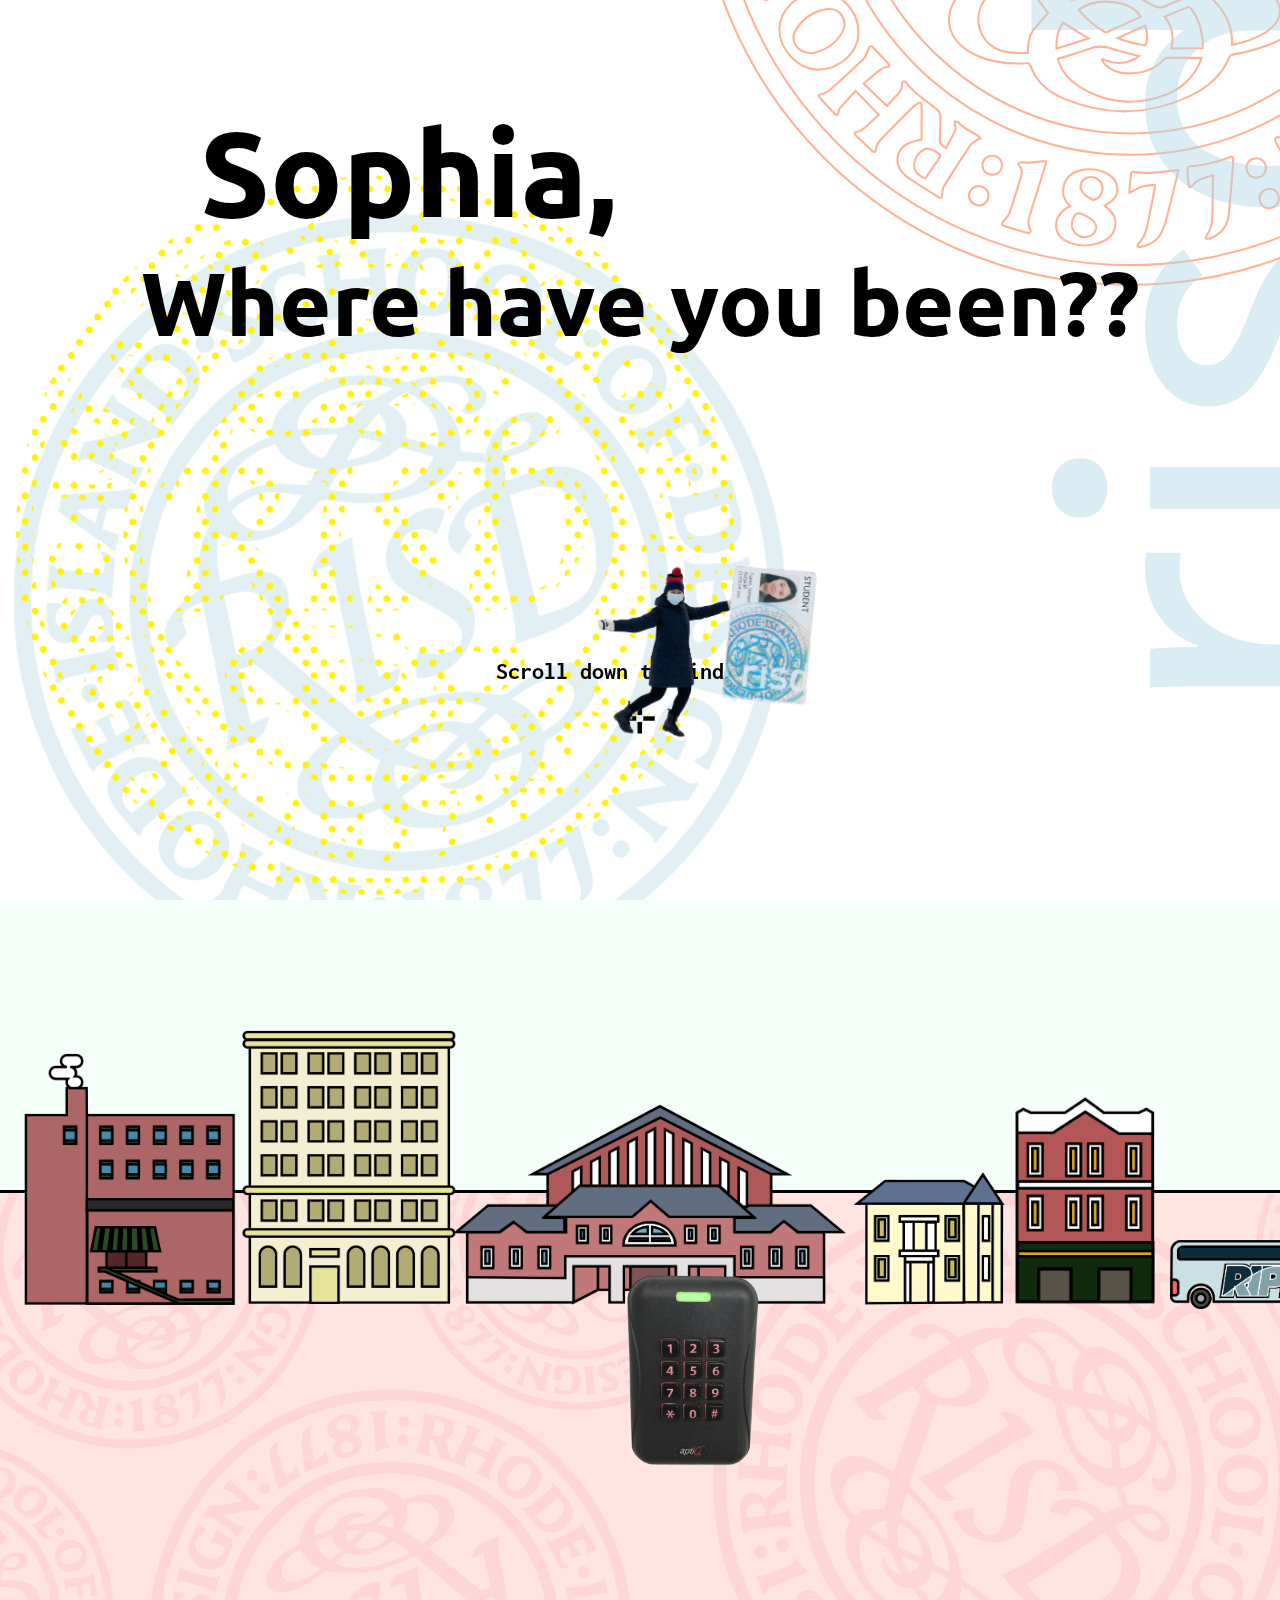
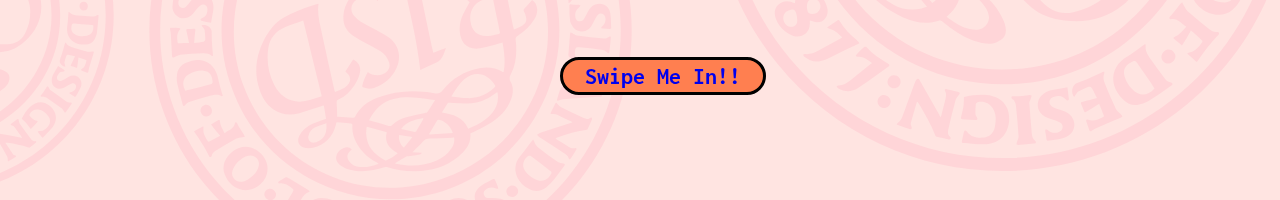
<file: Project03_Record/index.html>
<!DOCTYPE html>
<html lang="en" dir="ltr">
  <head>
    <meta charset="utf-8">
    <meta name="viewport" content="width=device-width">
    <title>  </title>
    <link rel="stylesheet" media='screen and (min-width: 701px)' href="style.css">
    <link rel="stylesheet" media='screen and (max-width: 700px)' href="style_mobile.css">
    <script src="jquery.js"></script>
    <script src="script.js"></script>

  </head>
  <body>
    <div id="home">
    <h1 class="Sophia"> Sophia, </h1>
    <h1 class="Where"> Where have you been?? </h1>
    <div class="logo">
      <svg class="RISD-logo" xmlns="http://www.w3.org/2000/svg" viewBox="0 0 428.5 430.1"><path d="M8 214.7C7.6 102.6 98 8.9 213 8 328.2 7 422 100.4 421.2 216.2c-0.8 113.9-94.3 207-210.5 205C97.9 419.2 7.8 326.8 8 214.7zM214.4 411.9c109 0 197.4-88.1 197.5-196.9C412 105.5 323.6 18.1 216.2 17.3c-110-0.8-198.2 87.9-198.9 196C16.6 323 105.5 411.9 214.4 411.9z"/><path d="M359.2 214.6c0.8 79-65.4 146.8-148.5 144.7C134.9 357.4 71 295.4 69.8 216.7 68.7 136 133.9 71 212.3 69.9 293.8 68.7 359.9 135.1 359.2 214.6zM79.9 214.3c0 73.5 61.3 135.1 134.7 134.9 76.9-0.2 134.9-65 134.6-135.2C348.9 139.4 290.1 80.3 215 80 139.7 79.6 79.9 139.1 79.9 214.3z"/><path d="M98.6 336.1c1.4-1.6 3.2-3.5 5-5.4 1.3-1.5 2.3-3.1 2.1-5.2 0-0.4 0.3-1 0.6-1.1 0.3-0.1 1 0.1 1.2 0.4 3.8 5.3 9.4 8.6 14.4 12.6 1.5 1.2 2.2 2.7 2.1 4.5 -0.1 3.2 0 6.4-0.3 9.6 -0.2 2.3 0.6 3.7 3 4.6 1.5-2.8 3.1-5.7 4.5-8.7 0.3-0.5-0.2-1.4-0.3-2.2 -0.1-0.6 0-1.2 0-1.7 0.5 0.1 1.2 0.1 1.5 0.4 2.7 2.7 5.9 4.6 9.4 6.3 0.5 0.2 0.8 0.9 1.2 1.4 -0.5 0.2-1 0.4-1.5 0.7 -1.1 0.7-2.4 1.2-3.1 2.2 -4.4 6.6-8.7 13.3-12.9 20.1 -0.7 1.1-0.5 2.7-0.7 4 -0.1 0.4-0.1 1-0.3 1.2 -0.3 0.2-0.9 0.1-1.2-0.1 -4.9-3.1-9.8-6.2-14.6-9.4 -1-0.6-1.8-1.5-2.6-2.3 -4.3-4.7-3.1-11.4 2.8-14.1 1.9-0.9 4-1.2 6.1-1.8 0-5.2 0.1-10.6 0-16 0-1.5-0.8-1.9-2.1-1 -1.2 0.8-2.2 1.7-3.2 2.7 -4.6 4.6-9.2 9.2-13.7 13.9 -1.4 1.4-2.6 2.9-2.7 5.1 -0.1 1.4-0.7 1.6-1.8 0.7 -2.6-2.4-5.2-4.8-7.8-7.3 -0.8-0.7-1-1.6 0.3-1.7 2-0.2 3.3-1.4 4.6-2.6 2-1.8 3.9-3.6 6-5.6 -3.7-3.8-7.2-7.5-10.9-11.3 -2.7 2.8-5.2 5.4-7.6 8.2 -0.5 0.5-0.6 1.4-0.7 2.1 -0.3 1.2-0.9 1.5-1.8 0.5 -2.3-2.5-4.7-5-7-7.6 -0.3-0.3-0.5-0.9-0.4-1.2 0.1-0.3 0.7-0.4 1.1-0.6 1.3-0.5 2.8-0.7 3.7-1.6 5.6-5 11.2-10 16.5-15.3 1.2-1.1 1.6-3.1 2.3-4.7 0.2-0.4 0.4-1 0.7-1.1 0.4-0.1 1 0.2 1.3 0.5 2.5 2.5 4.9 5.1 7.3 7.7 0.8 0.8 0.6 1.7-0.5 1.7 -2 0.1-3.3 1.3-4.7 2.4 -2.1 1.7-4.2 3.5-6.4 5.4C91.2 329.2 94.8 332.6 98.6 336.1zM116.7 370.7c2-2.9 3.9-5.7 5.9-8.5 1.8-2.7 1.8-2.7-1-4.4 -0.8-0.5-1.7-1-2.7-1.2 -0.9-0.2-2-0.2-2.7 0.2 -3 1.8-4.8 4.3-4.7 7.9C111.6 367.9 113.8 369.4 116.7 370.7z"/><path d="M368.9 210.9c0.5 0.1 0.9 0.1 1 0.3 2.6 3 6.4 3.3 9.9 3.7 5.7 0.6 11.5 0.8 17.2 1.1 1.8 0.1 3.4-0.4 4.9-1.5 0.3-0.3 0.9-0.3 1.4-0.2 0.2 0 0.4 0.7 0.4 1 -0.6 6.5-1 13.1-1.9 19.6 -0.4 2.6-1.5 5.3-2.8 7.6 -2.2 3.9-5.9 5.7-10.4 6 -4 0.2-7.9 0-11.6-1.8 -6.6-3.1-10.3-9.5-9.8-17.6 0.1-1.9 0.5-3.8 0.7-5.7 0.3-3.5 0.6-7 0.8-10.6C368.7 212.2 368.8 211.6 368.9 210.9zM397.5 226.2c-1.5-0.2-2.9-0.4-4.4-0.6 -5.9-0.5-11.8-1.1-17.7-1.6 -1.2-0.1-2.1 0.2-2.5 1.4 -1.4 5.1-1.1 9.1 4.2 11.6 3.3 1.6 6.8 2 10.4 1.7C394.8 238.3 398.5 233.7 397.5 226.2z"/><path d="M73.3 274.5c-0.7 0-1.1 0.1-1.4 0 -2.3-1.3-4.7-0.8-7-0.1 -6.4 2.2-12.8 4.6-19.1 6.9 -1.8 0.7-3.2 1.8-4 3.7 -0.1 0.3-0.7 0.7-1.1 0.7 -0.3 0-0.8-0.4-0.9-0.8 -1.8-4.9-3.5-9.8-5.4-14.7 -1.5-3.9-2-8-1.7-12.2 0.2-2.7 1.5-5.1 3.4-6.9 5-4.7 11-6.6 17.6-5.6 6.1 0.9 10.2 4.8 12.8 10.2 0.9 1.8 1.4 3.8 2 5.7 1.3 3.7 2.6 7.3 3.9 11C72.8 273.1 73 273.7 73.3 274.5zM54 254c-3 0.1-6.4 1.1-9.6 2.9 -6 3.4-7.4 8.6-4.1 14.6 0.2 0.4 1 0.8 1.4 0.7 6.8-2.3 13.6-4.7 20.4-7.1 1-0.4 1.5-1.1 1.4-2.1C62.9 257.7 60.3 254 54 254z"/><path d="M131.7 85c-0.1-0.8-0.3-1.2-0.3-1.6 0.3-2.8-0.7-5.3-2.2-7.5 -3.5-5.5-7.1-11-10.9-16.4 -0.8-1.2-2.6-1.8-3.9-2.7 -0.4-0.3-1-0.6-1-0.9 0-0.4 0.4-0.9 0.8-1.2 4.2-2.8 8.3-5.6 12.6-8.2 2.7-1.6 5.5-3 8.5-4 5.6-1.8 10.5-0.3 14.4 4.1 4.3 4.7 6.6 10.3 5.7 16.8 -0.6 4.2-2.8 7.7-6.1 10.3 -2.3 1.8-5 3.2-7.4 4.8 -2.7 1.7-5.3 3.5-8 5.2C133.2 84 132.5 84.4 131.7 85zM147.7 64.6c0-3.2-2.1-7.7-5.1-11.2 -4.8-5.6-10.1-6-15.6-1.1 -0.4 0.3-0.6 1.3-0.3 1.7 3.8 6.1 7.6 12.1 11.5 18.1 0.3 0.5 1.3 1 1.8 1C144 72.7 147.7 68.5 147.7 64.6z"/><path d="M259 46.2c0.6-5 3.2-9.4 1.1-14.6 0.9 0.1 1.5 0.1 2 0.3 2.9 0.7 5.9 1.4 8.8 2.1 0.6 0.2 1.2 0.6 1.7 0.9 -0.3 0.5-0.7 1-1 1.5 -0.6 0.8-1.4 1.6-1.7 2.6 -2.6 7.5-4.8 15.2-5.8 23.1 -0.2 1.3 0.4 2.7 0.5 4 0.1 0.6 0.1 1.2 0.2 1.8 -0.6 0-1.1 0.2-1.7 0.1 -3.3-0.8-6.6-1.6-10-2.4 -1.1-0.3-1.4-1.1-0.6-1.7 1.9-1.4 2.3-3.6 2.9-5.6 0.7-2.3 1.4-4.6 2.1-7.2 -5.1-1.1-9.8-2.2-15-3.3 -0.5 3.6-1.1 6.8-1.3 10.1 -0.1 1.1 0.8 2.2 1.2 3.3 0.2 0.4 0.3 1 0.1 1.4 -0.1 0.2-0.8 0.3-1.2 0.2 -3.8-0.7-7.6-1.5-11.4-2.3 -0.5-0.1-0.9-0.6-1.3-0.9 0.3-0.4 0.6-0.8 0.9-1.2 0.8-1.1 2.1-2.2 2.4-3.4 1.7-7.6 3.3-15.2 4.7-22.9 0.2-1.2-0.5-2.6-0.7-4 -0.1-0.5-0.3-1.1-0.1-1.4 0.2-0.3 0.9-0.4 1.4-0.3 3.3 0.6 6.5 1.1 9.8 1.8 0.6 0.1 1.1 0.5 1.6 0.8 -0.3 0.5-0.6 0.9-0.9 1.4 -0.5 0.8-1.1 1.5-1.4 2.3 -0.8 2.7-1.5 5.5-2.3 8.2 -0.3 1.1-0.1 1.7 1.2 1.9C249.7 43.9 254.2 45.1 259 46.2z"/><path d="M315.1 356.5c-0.4-0.6-0.5-1-0.8-1.4 -2.3-3.2-4.6-6.4-6.9-9.6 -1.2-1.6-2.4-3.1-4.6-3.5 -1.1-0.2-1.2-1.1-0.3-1.7 2.3-1.7 4.6-3.5 7-5.2 1-0.7 1.5-0.3 1.7 0.9 0.3 1.4 0.5 3.1 1.3 4.2 4.2 6.1 8.6 12.1 13.1 18 1.1 1.5 2.6 2.5 4.7 2.1 0.4-0.1 1 0.3 1.2 0.7 0.1 0.2-0.2 0.9-0.5 1.1 -2.3 1.9-4.7 3.8-7.1 5.6 -0.3 0.3-1.1 0.2-1.6 0 -7.8-2.7-15.8-4.1-23.9-5.4 -0.6-0.1-1.2-0.1-1.7-0.2 -0.2 0-0.3 0.1-0.9 0.2 3 4.5 5.8 8.9 8.8 13.1 0.5 0.7 1.6 1 2.5 1.4 0.9 0.4 1.6 1.1 0.5 1.8 -2.8 1.8-5.7 3.5-8.8 5.3 -0.1-0.8-0.4-1.4-0.3-1.9 0.2-2-0.5-3.6-1.5-5.3 -4.2-7.3-8.5-14.7-12.7-22.1 -0.5-0.9-1.2-2.2-0.9-2.9 0.5-1.3 2-0.7 3.1-0.5 8.9 1.6 17.7 3.2 26.6 4.8C313.7 356.3 314.2 356.3 315.1 356.5z"/><path d="M113.3 79.3c-0.3-0.5-0.5-0.9-0.7-1.2 -2.5-3.1-4.9-6.2-7.4-9.3 -1.2-1.5-2.6-2.8-4.7-3.1 -1.2-0.1-1.4-1-0.5-1.7 2.3-1.9 4.7-3.7 7-5.4 0.8-0.6 1.6-0.3 1.5 0.7 -0.1 2.4 1.2 4.1 2.5 5.8 4.8 6.4 9.7 12.7 14.4 19.1 0.8 1 1.2 2.4 1.8 3.5 -1.3 0.2-2.6 0.7-3.9 0.7 -8.8-0.3-17.7-0.7-26.5-1.1 -0.5 0-1 0-1.8 0 0.3 0.4 0.5 0.8 0.7 1 3.1 3.2 6.3 6.4 9.4 9.6 1.1 1.1 2.4 1.8 3.9 2 0.4 0 0.8 0.4 1 0.7 0.1 0.2-0.2 0.7-0.5 1 -2 1.9-3.9 3.8-5.9 5.6 -1 0.9-1.5 0.7-1.9-0.6 -0.4-1.2-0.9-2.6-1.8-3.5C95 98 90.1 92.8 85 87.7c-1.5-1.6-3.4-3-5.9-2 -0.2 0.1-0.9-0.2-1-0.4 -0.1-0.3-0.1-0.9 0.2-1.2 2.1-2.3 4.2-4.5 6.4-6.7 0.4-0.4 1.3-0.3 1.9-0.2 8.4 1.7 16.9 2.3 25.5 2.2C112.4 79.4 112.7 79.4 113.3 79.3z"/><path d="M66.4 281.9c8.1-0.9 18.8 7.9 18.6 19.6 -0.1 9.1-9 17.3-19.1 17.3 -9.5 0.1-18.5-9.2-18.6-19.3C47.4 290.3 56.3 282 66.4 281.9zM63 311c5.6-1.2 11.3-4.1 14.5-10.5 2.6-5.4-1.4-11.2-7.4-10.5 -6.5 0.8-11.5 4.4-14.9 9.9C52 305 55.8 311.1 63 311z"/><path d="M390.3 147.1c0.5 10.7-10.4 17.3-19.2 17.3 -9.7 0-18-8.9-18-19.4 0-9.8 8.5-17.7 19.1-17.7C382.2 127.4 390.3 136.2 390.3 147.1zM368.2 155.6c5-0.5 10.4-2.5 14.4-7.2 3.8-4.3 1.6-10.8-4-12 -1.8-0.4-3.7-0.3-5.5 0 -4.9 1-9.3 3-12.3 7.2 -1.8 2.5-2.1 5.2-0.7 7.9C361.6 154.3 364 155.6 368.2 155.6z"/><path d="M305.4 82.3c-0.1-9.7 8.6-18.5 18.3-18.6 9.9-0.1 19.3 8.8 19.5 18.2 0.2 8.4-8.3 19-18.8 19C315.9 100.8 304.9 92.6 305.4 82.3zM335.4 78.3c0.1-5-4.3-8.6-8.9-7.7 -5.9 1.2-12.7 8.9-13.2 15 -0.5 5.7 4.7 10 9.9 7.8 6.2-2.6 10.1-7.6 12.1-14C335.3 78.9 335.3 78.4 335.4 78.3z"/><path d="M289.6 78.5c-10.3 0.1-19.1-7.9-19.2-17.6 -0.1-10.3 8-19 17.7-19.1 10.5-0.1 19.7 7.8 19.8 17.1C308 69.7 300 78.4 289.6 78.5zM279.2 63.1c0 4.7 1.7 7.6 4.7 8.8 3.3 1.4 6.2 0.3 8.6-2.1 3.8-3.8 5.9-8.5 6.6-13.7 0.4-3.2-0.6-5.9-3.6-7.5 -3-1.7-5.9-1.5-8.6 0.6C282.1 53 279.8 58.1 279.2 63.1z"/><path d="M185.8 383.8c-2.3-2.2-3.8-4.7-3.4-7.9 0.5-4.4 3.3-7.8 7.9-9 4.5-1.2 9-0.7 13.2 1.5 2.1 1.1 3.7 2.8 4.4 5.2 0.9 3.1 0.1 5.8-2.5 7.8 -1 0.7-2 1.4-3.2 2.2 0.6 0.5 1.1 1 1.7 1.5 5.3 4.4 4 11.4-0.9 14.6 -1.8 1.2-4 2-6.1 2.4 -3.7 0.7-7.5 0.6-11.2-0.7 -3.4-1.3-6.1-3.2-6.6-7.2 -0.5-4 1.3-6.9 4.5-9.2C184.3 384.6 185 384.3 185.8 383.8zM186.5 392.6c0.1 3.8 3.7 6.6 7.5 5.8 2.1-0.4 3.4-1.6 4-3.6 0.6-2-0.4-3.4-1.9-4.5 -1.1-0.9-2.3-1.6-3.5-2.2 -3-1.6-4.4-1.1-5.6 2.1C186.8 390.9 186.7 391.8 186.5 392.6zM201.2 375.5c0-3.8-3.5-6.3-7.2-5.3 -2.7 0.8-4.1 3.7-2.8 6.2 1.2 2.2 3.2 3.5 5.4 4.4 0.3 0.1 0.7 0 1-0.1C199.5 380.1 201.2 377.6 201.2 375.5z"/><path d="M314.7 334.4c2.6-5.4 5.6-9.8 9.5-13.6 7.3-7 16.1-7.4 23.3-1.1 7.7 6.7 9.1 16.3 3.2 24.3 -2 2.7-4.6 5.1-6.9 7.6 -1.3 1.4-2.6 2.6-3.9 4 -0.9 1.1-1.5 0.9-2.3-0.2 -1.1-1.6-2.4-3.1-3.6-4.7 -0.3-0.5-0.5-1.1-0.7-1.6 0.5-0.2 1.1-0.5 1.6-0.5 4.9 0.4 8-2.4 10.6-5.8 2.7-3.5 2.7-7.8 0-11.3 -3-3.9-6.6-7.1-11.8-7.7 -4.1-0.5-8.1 1.7-9.8 5.5 -0.2 0.5-0.2 1.5 0.1 1.8 1.7 1.7 3.4 3.3 5.3 4.8 0.7 0.6 1.8 0.5 2.8 0.8 0.4 0.1 0.9 0.4 1 0.7 0.1 0.3-0.1 0.9-0.4 1.2 -2.1 2.3-4.3 4.5-6.5 6.8 -0.7 0.7-1.2 0.7-1.8-0.1 -1.6-2.1-3-4.3-4.8-6.3C318.1 337.2 316.3 335.9 314.7 334.4z"/><path d="M62.5 241.6c-2.6-2.7-5.9-2.4-9.1-2.1 -6.4 0.6-12.8 1.4-19.2 2.4 -1.4 0.2-2.7 1.5-4 2.2 -0.5 0.3-1 0.6-1.5 0.5 -0.2 0-0.5-0.8-0.5-1.3 -1-7.5-1.8-15-2.8-22.5 -0.2-1.5 0.1-1.8 1.5-1.8 1.9 0.1 3.8-0.2 5.7-0.2 0.4 0 1 0.1 1.2 0.4 0.2 0.3 0 0.9-0.2 1.3 -2.5 3.3-1.8 6.9-1.2 10.6 0.1 0.4 0.8 1 1.2 1 2.7-0.1 5.3-0.3 8.2-0.6 -0.1-4.2-1.2-8-2.9-11.8 2.7-0.3 4.9-0.6 7.1-0.7 1.3-0.1 0.9 0.9 0.9 1.7 0 3.3 0 6.7 0 10.3 2.6-0.5 5.2-0.9 7.6-1.5 0.5-0.1 1.3-1.1 1.2-1.6 -0.2-3.2-0.5-6.5-1.1-9.6 -0.2-1-1.2-1.9-1.8-2.9 -0.3-0.5-0.5-1-0.7-1.5 0.6-0.2 1.1-0.4 1.7-0.5 0.2 0 0.5 0 0.7 0.1 5.2 0.6 6.2 1.6 6.5 6.9 0.3 4.6 0.6 9.3 1 13.9 0.1 1.6 0.7 3.1 0.9 4.6 0.1 0.7 0 1.5 0 2.3C62.8 241.4 62.7 241.5 62.5 241.6z"/><path d="M58.9 107.4c1.6-2.6 3.2-5.2 4.9-7.9 0.9 0.3 1.9 0.5 2.9 0.8 9.8 2.8 19.5 5.6 29.3 8.3 1.1 0.3 2.4 0.1 3.6 0.2 0.4 0 1 0.2 1.2 0.5 0.2 0.3 0 0.9-0.3 1.2 -2 2.7-4.1 5.4-6.2 8 -0.3 0.3-1.5 0.4-1.8 0.1 -1.9-2.1-4.5-2.6-6.9-3.5 -0.4-0.1-1.1 0.2-1.4 0.6 -2 2.6-3.9 5.2-6.1 8.3 2.1 1.8 4.1 3.7 6.2 5.4 0.9 0.7 1.1 1.2 0.4 2.1 -1.2 1.7-2.4 3.4-3.6 5.1 -0.3 0.4-0.8 0.8-1.2 0.8 -0.3 0-0.6-0.7-0.9-1.1 -0.7-1.2-1.2-2.4-1.9-3.5 -5.5-7.7-11.1-15.4-16.6-23.1C60.1 108.8 59.5 108.1 58.9 107.4zM69.1 110.1c-0.1 0.1-0.2 0.3-0.3 0.4 2.2 3.1 4.4 6.2 6.7 9.4 1.7-2.3 3.2-4.5 4.9-6.8C76.5 112.1 72.8 111.1 69.1 110.1z"/><path d="M380.5 263.5c-0.5 3.6-1 6.9-1.4 10.1 -0.2 1.9-0.3 2-2.1 1.4 -1.4-0.5-2.9-1-4.3-1.4 -1.5-0.4-1.5-0.7-0.8-2.1 1.5-2.9 2.9-6 4.5-9.4 -3-0.7-5.5-1.4-8-1.8 -0.6-0.1-1.8 0.6-2 1.2 -0.9 2.6-1.6 5.2-2.2 7.8 -0.2 0.8 0.3 1.7 0.5 2.5 0.2 0.7 0.4 1.5 0.6 2.3 -4-0.1-7.4-4.2-6.5-7.6 0.7-2.6 1.8-5 2.6-7.6 1.1-3.5 2-7.1 3-10.7 0.2-0.7 0.5-1.4 0.8-2.2 0.5 0.3 0.8 0.4 0.9 0.6 1.3 2.5 3.6 3.8 6.1 4.6 6.3 2 12.5 3.9 18.8 5.5 1.7 0.4 3.7-0.2 5.6-0.3 0.5 0 1.3-0.1 1.4 0.2 0.2 0.4 0.2 1.1 0 1.6 -1.8 5.9-3.6 11.9-5.4 17.8 -0.4 1.3-0.6 2.6-0.7 3.9 -0.1 1.1-0.6 1.5-1.6 1.1 -2-0.8-4-1.5-6-2.3 -1.2-0.5-1.2-1.2-0.1-1.8 3.7-2.2 4.4-5.9 5.4-9.6 0.1-0.3-0.3-0.9-0.6-1C386.3 265.5 383.7 264.6 380.5 263.5z"/><path d="M386.7 191.5c-2.4 0.4-4.6 0.9-6.9 1.3 -1.2 0.2-1.5-0.4-1.2-1.4 1.1-3.5 0.2-7-0.3-10.9 -4 1.5-8.7 0.6-11.2 5 -0.2 0.3-0.7 0.6-1 0.5 -0.3-0.1-0.7-0.6-0.8-0.9 -0.2-0.9-0.1-1.9-0.3-2.8 -0.6-2.9-1.3-5.8-1.9-8.7 -0.1-0.7 0-1.4 0-2.1 0.6 0.2 1.3 0.4 1.9 0.5 1.9 0.3 3.9 0.9 5.8 0.6 6.5-1 13-2.3 19.5-3.6 2.1-0.4 4-1.2 5.2-3.2 0.2-0.3 0.8-0.5 1.2-0.4 0.3 0.1 0.7 0.6 0.8 0.9 0.9 8.1 2.6 15.9 4.8 23.7 0.1 0.3 0 0.7 0 1 -2.9 0.5-5.7 0.9-8.9 1.4 0.1-0.6 0.2-1.2 0.4-1.6 2.1-3.9 1.3-7.9 0.3-11.9 -0.1-0.3-0.7-0.8-1-0.7 -3.3 0.4-6.7 0.9-10.5 1.5C384.2 183.7 385.5 187.6 386.7 191.5z"/><path d="M67.3 169.1c-0.4 1.4-1 4.1-1.8 6.7 -0.6 1.9-1.5 3.8-2 5.7 -0.4 1.5-1.1 1.7-2.4 1 -1.8-0.9-3.6-1.5-5.4-2.4 -0.6-0.3-1-0.8-1.5-1.2 0.5-0.3 0.9-0.8 1.5-1 3.5-1 5.5-3.3 6.1-6.8 0.3-1.6 0.1-3.2-1.5-4.2 -1.6-1-3.3-0.9-4.8 0.2 -1.8 1.4-3.5 3-5.3 4.6 -2.3 2.1-4.7 3.9-8.1 3.8 -6.5-0.1-10.8-4.9-9.6-11.4 0.7-4.1 2.4-8.1 3.6-12.1 0.3-1 0.9-0.7 1.7-0.4 1.7 0.8 3.5 1.4 5.2 2.2 0.5 0.2 0.9 0.7 1.3 1.1 -0.5 0.3-0.9 0.9-1.4 1 -3.2 0.8-5.7 4.7-5 7.9 0.5 2.2 2.9 3.6 5 2.6 1.1-0.5 2.2-1.3 3.1-2.2 1.6-1.4 3.1-2.8 4.6-4.2 3.2-2.9 6.9-3.9 10.9-2C65.7 160 67.3 163.4 67.3 169.1z"/><path d="M190.7 30.1c0.1 0.7 0.5 2.2 0.7 3.7 0.1 0.5-0.2 1.1-0.3 1.6 -0.5-0.2-1.2-0.2-1.5-0.6 -2.2-2.4-5.3-3-8.2-1.5 -2.9 1.4-3.4 4.7-0.7 6.6 1.3 1 3 1.5 4.5 2.1 2 0.8 4.1 1.3 6 2.3 6.2 3.4 6.7 11.9 1 16.2 -2.5 1.9-5.4 2.7-8.4 3.2 -2.6 0.4-5.2 0.7-7.8 1.1 -1.3 0.2-1.8-0.2-1.8-1.6 0-1.9-0.3-3.8-0.3-5.7 0-0.7 0.2-1.4 0.3-2.1 0.6 0.3 1.4 0.5 1.8 1 2.4 2.5 5.7 3.3 8.7 2 1.5-0.6 2.7-1.5 2.8-3.3 0.1-1.8-0.6-3.3-2.2-4 -2.3-1-4.7-1.7-6.9-2.8 -1.9-1-4-2-5.5-3.5 -4.3-4.6-3.1-11.4 2.4-14.6 3.3-1.9 6.9-2.3 10.5-2.8 0.8-0.1 1.6-0.2 2.4-0.3C190.9 26.7 190.9 26.7 190.7 30.1z"/><path d="M356.9 273.3c2.5 1.6 4.8 3 7.1 4.6 0.3 0.2 0.5 0.8 0.4 1.2 -0.1 0.3-0.7 0.6-1 0.6 -2.4 0.2-4.7 0.7-6.1 2.8 -0.7 1-1.4 2.2-1.7 3.4 -0.8 2.9 1.4 5.3 4.4 4.7 1.3-0.3 2.6-0.9 3.8-1.6 1.8-1 3.4-2.2 5.2-3.2 3.9-2.1 8.5-1.7 11.6 0.9 3 2.6 4.2 6.8 2.6 11 -1.2 3-2.9 5.8-4.5 8.6 -1.9 3.3-1.9 3.2-4.9 1.1 -0.9-0.6-2-1-2.9-1.6 -0.5-0.3-0.8-0.8-1.1-1.3 0.5-0.3 0.9-0.8 1.4-0.8 3.4-0.3 6.3-3.2 6.5-6.6 0.1-2.6-2.5-4.6-5-3.6 -2.1 0.9-4.1 2.1-6.1 3.4 -2.5 1.6-5.1 3-8.2 2.9 -4.3-0.1-8.5-4-8.9-8.3 -0.2-3 0.3-5.9 1.8-8.6 1.7-3 3.5-5.9 5.2-8.9C356.6 273.7 356.8 273.4 356.9 273.3z"/><path d="M220.3 25.7c2.2 0 4.4 0 6.6 0 1 0 1.5 0.2 1.2 1.4 -0.4 2-0.5 4-0.9 6 -0.1 0.5-0.4 1-0.6 1.4 -0.5-0.3-1.1-0.4-1.4-0.8 -1.5-2.1-3.6-3.1-6-3.6 -5.6-1.1-9.9 1.3-11 6.9 -0.6 3.2-0.7 6.8 0 10 1.6 7.3 9.9 10.3 16.6 6.3 0.3-0.2 0.6-0.5 0.9-0.6 0.5-0.1 1-0.1 1.5-0.1 0 0.4 0.1 0.9 0.1 1.3 0 0.2-0.2 0.4-0.2 0.7 -1 4.3-3.9 5.8-8 6 -3.4 0.1-6.9 0.3-10.2-0.9 -7-2.5-11.1-8.8-10.8-16.6 0.1-1.7 0.2-3.5 0.6-5.2 1.7-7.4 7.5-12.1 15.2-12.6 2.1-0.1 4.2 0 6.3 0C220.3 25.5 220.3 25.6 220.3 25.7z"/><path d="M326.7 108.8c0.5-0.2 0.7-0.4 1-0.4 3.2 0.1 5.7-1.6 8-3.4 4.9-3.8 9.6-7.7 14.4-11.6 1.5-1.2 2.6-2.8 2.7-4.9 0-0.4 0.4-0.9 0.8-1 0.3-0.1 0.9 0.2 1.2 0.5 2.5 3.1 5 6.1 7.4 9.3 0.8 1.1 0.5 1.8-0.8 1.8 -2.1-0.1-3.9 0.7-5.5 1.9 -5 3.9-10 7.9-15 12 -1.8 1.5-1.8 2.1-0.4 4 2.2 3 4.4 6.1 8.4 6.9 0.3 0.1 0.8 0.6 0.8 0.9 0 0.3-0.4 0.9-0.8 0.9 -2.1 0.5-4.3 1-6.5 1.3 -0.6 0.1-1.5-0.4-1.9-0.9 -1.5-1.7-2.9-3.5-4.4-5.2 -2.8-3.4-5.6-6.9-8.3-10.3C327.5 110 327.2 109.4 326.7 108.8z"/><path d="M42.9 145c-0.9 0.2-1.8 0.4-2.6 0.5 -1 0.1-1.5-0.4-1-1.4 1.7-3.6 3.4-7.2 5.2-10.8 0.6-1.2 1.5-1.2 2 0 0.8 2 2.3 3.2 4.1 4.1 5.7 2.8 11.4 5.7 17.2 8.4 2.3 1.1 2.8 0.7 4-1.5 1.3-2.4 2.1-4.8 1-7.5 -0.2-0.5 0.2-1.1 0.3-1.7 0.5 0.2 1 0.4 1.5 0.6 0.1 0.1 0.3 0.2 0.4 0.4 5 6.1 4.2 4.9 1.6 10.8 -1.8 4-3.6 7.9-5.4 11.9 -0.3 0.5-0.7 1-1.1 1.5 -0.4-0.4-0.8-0.9-1.2-1.3 -1-1.1-1.8-2.5-3-3.1 -7-3.6-14.1-7.1-21.2-10.6C44.1 145.2 43.5 145.1 42.9 145z"/><path d="M253.8 369.1c-3.6 1.2-7.5 1.5-9.9 5.1 -0.2 0.3-0.8 0.4-1.3 0.6 -0.2-0.4-0.4-0.8-0.5-1.2 -0.2-2.5-0.4-5-0.5-7.5 0-0.4 0.7-1.3 1-1.3 6.7-0.1 12.9-2 19.1-4.3 1.4-0.5 1.8 0.1 1.7 1.4 -0.3 4.1-0.5 8.1-0.9 12.2 -0.4 4.7-0.8 9.4-1.3 14.1 -0.7 5.5-3.9 9.2-9.1 11.1 -0.5 0.2-1.1 0-1.7-0.1 0.1-0.5 0.1-1.1 0.4-1.5 1.9-2.6 2.5-5.7 2.6-8.7 0.3-6.2 0.3-12.4 0.4-18.7C254 370 253.9 369.6 253.8 369.1z"/><path d="M237.3 366.8c-0.5 2.1-0.9 3.8-1.3 5.4 -1.5 6.1-3 12.3-4.6 18.4 -0.4 1.7-1.1 3.3-1.8 4.9 -1.8 4.7-5.7 6.8-10.4 7.8 -0.4 0.1-0.9-0.2-1.4-0.3 0.1-0.5 0.1-1.1 0.4-1.3 2.4-2.3 3.6-5.2 4.2-8.3 1.3-6.1 2.5-12.2 3.7-18.3 0.1-0.4 0-0.8 0-1.5 -2.2 0.3-4.3 0.4-6.3 1 -1.9 0.6-3.7 1.8-5.8 2.9 0-0.8 0-1.2 0-1.6 0.2-2.4 0.5-4.7 0.7-7.1 0.1-1.1 0.5-1.5 1.5-1.3 6.1 1.1 12.2 0.3 18.2-0.6C235.2 366.9 236 366.9 237.3 366.8z"/><path d="M338.8 308.8c-0.3 0-0.7 0.1-1 0.1 -1.3 0-1.7-0.6-0.9-1.7 0.8-1.1 1.8-2.1 2.6-3.3 1.4-2.1 2.8-4.3 4.2-6.4 0.3-0.4 0.8-0.8 1.2-0.8 0.4 0.1 0.6 0.7 0.9 1.1 0.8 1.2 1.3 2.8 2.4 3.7 6 4.4 12.1 8.6 18.2 12.9 1.5 1 3.1 1.5 5 1.1 0.4-0.1 1.1 0.2 1.3 0.5 0.2 0.3 0 1-0.3 1.4 -2.1 3.1-4.3 6.2-6.5 9.2 -0.3 0.4-0.8 0.7-1.2 0.7 -0.2 0-0.6-0.6-0.8-0.9 -0.9-1.3-1.5-3-2.7-3.9 -5.9-4.4-12-8.6-18.1-12.7 -1.1-0.8-2.6-0.9-4-1.3C338.9 308.6 338.8 308.7 338.8 308.8z"/><path d="M62.7 185.4c-0.5 4-1 7.9-1.5 11.9 -0.1 0.4-0.4 1.1-0.6 1.1 -0.4 0-0.9-0.3-1.3-0.5 -1.4-0.8-2.8-2.1-4.3-2.3 -7.2-1.2-14.5-2.3-21.7-3.1 -1.5-0.2-3.2 0.8-4.7 1.2 -0.5 0.1-1.1 0.3-1.4 0.2 -0.3-0.2-0.4-0.9-0.4-1.3 0.5-3.6 1.1-7.1 1.7-10.7 0.1-0.6 0.5-1.2 0.8-1.8 0.5 0.3 1.1 0.7 1.6 1 0.9 0.6 1.8 1.4 2.8 1.6 7.6 1.2 15.1 2.3 22.7 3.4 1.8 0.3 3.5-0.2 4.9-1.4 0.3-0.3 1-0.4 1.4-0.2 0.3 0.1 0.4 0.7 0.6 1C63 185.4 62.8 185.4 62.7 185.4z"/><path d="M165.6 363.2c2.1-0.2 4.3-0.5 6.4-0.7 0.7-0.1 1.4 0 2.2 0 -0.1 0.7-0.1 1.5-0.3 2.1 -2.5 7.9-5 15.8-7.4 23.7 -0.7 2.3-1.1 4.7 0.4 6.9 0.2 0.2 0.1 0.9-0.1 1.1 -0.3 0.2-0.9 0.4-1.2 0.3 -3.9-1.1-7.8-2.3-11.6-3.5 -0.4-0.1-0.8-0.6-0.8-0.9 0-0.3 0.4-0.7 0.7-1.1 1-1.2 2.4-2.3 2.9-3.7 2-5.9 3.8-11.8 5.6-17.7 0.5-1.8 0.7-3.7-1-5.2 -0.2-0.2-0.4-0.8-0.2-1 0.2-0.3 0.7-0.6 1.1-0.6 1.2 0 2.3 0.1 3.5 0.2C165.5 363.1 165.5 363.1 165.6 363.2z"/><path d="M391.3 204c0 3-2 5-4.8 5 -2.7 0-4.9-2.2-4.9-5 0-2.8 2-5 4.7-5C389.3 198.9 391.3 200.9 391.3 204z"/><path d="M163.4 54.3c-2.6 0-4.7-2.1-4.8-4.8 -0.1-2.8 2.2-4.9 5.2-5 2.8 0 5 2.2 4.9 5C168.7 52.3 166.4 54.3 163.4 54.3z"/><path d="M46.8 204.7c0 3.1-1.9 5-5 5 -2.6 0-4.6-2.1-4.5-4.9 0-3.2 1.9-5.2 4.8-5.2C44.9 199.7 46.8 201.7 46.8 204.7z"/><path d="M354.6 117.4c0.1-2.6 2.4-4.8 5.1-4.7 2.5 0 4.9 2.8 4.8 5.4 -0.1 2.7-2.3 4.7-5.1 4.6C356.7 122.7 354.5 120.3 354.6 117.4z"/><path d="M269.7 365.6c0-2.5 2.1-4.6 4.7-4.6 2.5-0.1 4.6 2.1 4.6 4.7 0 2.6-2.1 4.6-4.9 4.6C271.7 370.3 269.7 368.1 269.7 365.6z"/><path d="M280.8 375.6c2.5 0 4.4 2 4.4 4.6 0 2.5-2.1 4.6-4.7 4.6 -2.5 0-4.6-2-4.6-4.7C275.9 377.6 278 375.6 280.8 375.6z"/><path d="M146.9 378.7c0 2.7-1.9 4.8-4.4 4.8 -2.6 0-4.9-2.1-4.9-4.6 0-2.5 2-4.6 4.5-4.6C144.7 374.2 146.9 376.3 146.9 378.7z"/><path d="M153.3 364.3c0 2.6-1.9 4.6-4.5 4.6 -2.8 0-4.8-2-4.8-4.6 0-2.5 2-4.5 4.5-4.5C151.3 359.8 153.3 361.7 153.3 364.3z"/><path d="M159.7 270.1c-0.2-0.5-0.4-0.8-0.6-1.2 -9.4-15.8-18.8-31.6-28.2-47.4 -0.6-1.1-1.3-1.5-2.6-1.5 -2.3 0.1-4.6 0-7.2 0 -1.3 9.9-2.6 19.5-3.9 29.4 3.5-0.2 6.9-0.4 10.4-0.5 0 0 0.2 0.2 0.1 0.2 -2.9 4.9-6.3 9.2-12.7 9.2 -5.1 0-10.1 0-15.3 0 0.1-0.3 0-0.5 0.1-0.7 4.1-5.7 5.1-12.4 6.2-19 2.8-18 5.5-36.1 8.3-54.1 0.3-1.7 0.4-3.3 0.6-5.3 -3.7 0.2-7.3-0.1-10.5 1.7 -1.9 1.1-2.7 2.9-2.9 4.9 -0.2 1.4-0.3 3 0 4.3 0.4 1.6-0.1 2.4-1.5 3.1 -2.8 1.5-5.5 3-8.4 4.5 -2-2.7-2.2-5.6-1.5-8.5 0.8-3.4 3-5.9 5.6-8 5.3-4.3 11.3-6.8 17.9-8.1 1.7-0.3 2.5-1 2.9-2.7 2.4-10 6.3-19.3 14-26.4 1.9-1.8 2.8-3.2 2.4-6 -0.9-5.5 1.4-10.3 4.9-14.4 5.7-6.7 13.3-10.5 21.7-12.5 5.5-1.3 11.2-1.8 16.9-2.6 1.4-0.2 2.8-0.2 4.1-0.3 2.2-8.5 8.8-12.4 16.2-15 13.2-4.6 26.3-3.7 39.3 0.8 7.6 2.6 14.7 6.3 21.1 11.3 0.7 0.5 1.7 0.7 2.5 0.8 8.8 0.3 17.2 2 25 6.1 3.5 1.8 6.7 4 9 7.3 2.1 3 3.6 6.2 1.5 9.7 -2.3 3.6-5.9 4.7-10 4.3 -2-0.2-3.6-1.2-4.4-3.4 0.7-0.3 1.4-0.6 2-1 3.4-1.7 4.5-4 3.5-7.7 -1-3.9-3.6-6.3-7.1-7.8 -4.9-2.2-10.1-2.9-15.9-2.8 0.8 1 1.4 1.7 2 2.4 5.3 6.1 8.7 13.1 9.8 21.2 0.6 5 0.4 10-1.8 14.7 -0.5 1-0.4 1.6 0.6 2.1 3.7 1.7 7.4 3.5 11.2 5.2 1.3-1.8 2.3-3.3 3.5-4.7 6.4-7.7 16.7-10.9 26.3-8 0.9 0.3 1.9 0.7 2.7 1.1 4.7 2.6 5.5 7.8 1.6 11.5 -4 3.9-9 5.8-14.4 6.1 -4 0.2-8.1 0-12.3 0 -0.7 3.7-1.4 7.3-2.1 11.2 0.8 0.1 1.6 0.1 2.3 0.2 6.6 0.3 13.2 0.2 19.7 0.9 7.9 0.8 14.9 3.8 19.7 10.5 4.3 6 5.6 12.8 5.4 20 -0.3 15.8-7.1 28.6-18.6 39.2 -6.4 5.8-13.4 10.3-22.1 11.9 -9.3 1.6-18.6 1.8-28 1.3 -1.3-0.1-2.6-0.2-4-0.4 4.2-7.7 4.7-16 5.9-24.1 2.4-16.8 4.5-33.7 6.7-50.5 0-0.3 0-0.7 0-1.3 -4.6 0.3-9.3-0.1-13.4 2.7 -2.5 1.7-3.5 4.6-2.4 7.5 0.4 1 0.9 1.9 1.5 3.2 -3.2 2.5-6.6 5-9.8 7.5 -3.3-3-4.2-7.6-2.2-11.6 2-4.1 5.4-7 8.9-9.7 5-3.8 10.5-6.1 16.8-6.7 1.5-0.1 2.1-0.7 2.5-2.2 1-3.7 2.3-7.4 3.6-11.2 -0.2-0.1-0.5-0.3-0.8-0.5 -3.8-1.6-7.7-3.3-11.5-4.9 -0.8-0.4-1.4-0.5-2.2 0.2 -6.6 6-14.5 8.4-23.2 8.6 -17.1 0.5-32.8-4.6-47.5-13 -2.8-1.6-4.7-1.7-7.6 0 -11 6.8-23.1 9-35.9 7 -6.9-1.1-13-4-17.5-9.6 -0.1-0.1-0.2-0.3-0.4-0.4 -0.1-0.1-0.2-0.1-0.5-0.2 -4.5 7.3-6.3 15.5-7.8 24 0.9 0.1 1.6 0.1 2.3 0.2 5.8 0.5 11.8 0.6 17.5 1.7 10.1 2 14.2 9.3 11.5 19.3 -1.4 5.2-4.2 9.6-8 13.3 -2.8 2.6-5.7 5.1-8.7 7.7 0.1 0.2 0.2 0.5 0.4 0.8 9.9 17 19.8 33.9 29.7 50.9 0.8 1.3 1.6 1.6 3.1 1.4 20.4-2 40.6-0.9 59.9 6.9 4.1 1.7 8 4 11.9 6.2 1.1 0.6 1.9 0.8 3.2 0.5 6.4-1.7 12.8-3.6 19.3-4.7 7.2-1.2 14.4-0.7 21.4 1.5 1.6 0.5 3.2 1.2 4.6 2.1 4.5 2.8 5.4 6.2 3.8 11.5 -1.1 3.5-3.6 6.2-6.5 8.5 -6.7 5.5-14.7 8.3-23 10.4 -2.4 0.6-4.9 0.9-7.3 1.5 -0.5 0.1-1.2 0.5-1.4 1 -3.5 9-10.4 14.6-18.7 18.6 -19.9 9.5-40.2 9.7-60.5 1.2 -7.3-3.1-13-8.2-15.7-15.9 -0.4-1.1-1.1-0.9-2-0.8 -8.4 0.5-16.6-0.5-24.3-4.1 -4.1-1.9-7.6-4.5-10-8.4 -3.9-6.3-2.9-14.3 2.8-20.3 5.1-5.5 11.8-8.4 18.7-10.6C154.5 271.5 157 270.9 159.7 270.1zM282 248.1c5.8 0 11 0.3 16.2 0 8.9-0.5 16-4.2 20.3-12.5 5-9.6 6.9-19.7 5.7-30.4 -0.8-7.1-3.6-13.2-9.2-17.8 -7.6-6.1-16.6-5.3-25.7-5.7C286.9 203.8 284.5 225.6 282 248.1zM179.9 313.7c0.3 0.9 0.4 1.6 0.7 2.3 1.8 4.5 5 8 9 10.6 13.4 8.6 27.6 9.6 42.3 3.9 6.7-2.6 11.7-7.3 15-13.7 0.5-1.1 0.9-2.2 1.5-3.6 -5.8 0-11.2 0-16.6 0 -0.5 0-1 0.3-1.3 0.6 -4.4 5.2-10.3 6.7-16.7 6.8 -4.5 0.1-8.5-1.3-11.7-4.5 -0.5-0.5-0.7-1.3-1.1-2 0.1-0.1 0.3-0.2 0.4-0.3 6 2.7 11.7 2.8 17.2-1.5 -4.6-1.2-9-2-13.2-3.5 -3.6-1.3-6.8-1.3-10.5 0.1C190.2 310.7 185.1 312 179.9 313.7zM199.1 145.5c2.6 1.4 4.9 2.7 7.3 3.9 8.2 4.2 16.5 8.1 25.8 9.1 10.3 1.2 18.6-3.1 26-10 -4.9-3.5-9.6-6.8-14.3-10.3 -0.9-0.7-1.7-0.8-2.7-0.3 -4.4 2-9.1 2.6-13.8 2.2 -5.5-0.5-10.9-1.4-16.4-2.1 -0.7-0.1-1.7-0.3-2.2 0.1C205.6 140.4 202.5 142.9 199.1 145.5zM175.3 291.8c-3.9-5.1-8-10.5-12.2-15.8 -0.3-0.4-1.3-0.7-1.7-0.5 -5.4 1.8-10.5 4.1-14.6 8.2 -8.2 8.2-5.3 21.8 5.5 25.9 4.2 1.6 8.7 1.4 13.3 1.3 0.1-3.8 0.2-7.7 2.5-10.8C170.4 297.2 173 294.5 175.3 291.8zM146.6 133.5c0.3 0 0.5 0.1 0.6 0 0.7-0.2 1.5-0.4 2.2-0.6 8.1-2.5 16.3-2.6 24.3 0.2 4.9 1.7 9.5 4 14.3 5.9 0.6 0.2 1.5 0.6 1.9 0.3 2.5-1.9 4.8-3.9 7.4-5.9 -8.6-4.7-15.8-10.1-16.5-20.7 -2.7 0.2-5.3 0.2-7.8 0.5 -5.8 0.7-11.5 2.1-16.5 5.3C151.1 122.1 147.5 126.8 146.6 133.5zM176.2 271.7c3.3 4.7 6.3 9.1 9.4 13.4 0.2 0.3 1.1 0.5 1.6 0.4 4.3-0.9 8.5-2.1 12.8-2.6 8.7-0.9 17.3 0.1 24.7 5.1 2.4 1.6 4.2 1.8 6.7 0.5 2.5-1.3 5.2-2.2 7.9-3.4 -3.7-3.6-7.7-6.3-12-8.4 -7.6-3.6-15.7-5.4-24-6.1C194.4 269.9 185.6 270.3 176.2 271.7zM194.8 109.7c0.6 0.2 1.1 0.3 1.7 0.5 5.8 1.8 11.6 3.4 17.2 5.6 3 1.2 5.3 1.4 7.8-0.5 0.9-0.7 2-1.1 3.1-1.6 2.5-1.1 4.9-2.2 8-3.6 -2.8-1.2-5.2-2.2-7.5-3.3 0.7-0.5 1.5-0.9 2.1-0.7 3.3 0.6 6.6 1.3 9.9 1.9 0.6 0.1 1.1 0.5 1.6 0.4 3.7-0.6 7.4-1.3 11.2-2 -0.3-0.2-0.5-0.5-0.7-0.7 -10.3-6.5-21.4-10.1-33.7-9.4 -5.4 0.3-10.4 1.7-14.8 5C197.7 103.3 195.5 105.9 194.8 109.7zM128.3 212.2c1 0 2 0 3 0 8.4-0.3 14.4-5.4 16.2-13.6 1.9-8.5-1.5-14.6-9.9-17 -2.9-0.9-6.1-1-9.1-1.5 -1-0.2-1.4 0.3-1.5 1.3 -0.2 2-0.6 3.9-0.9 5.9 -1.1 7.8-2.2 15.5-3.4 23.3 -0.2 1.3 0.2 1.7 1.4 1.7C125.5 212.2 126.9 212.2 128.3 212.2zM252.8 284.6c6.6 6.2 10.5 13.2 10 22.4 1.6-0.4 3-0.6 4.3-1 5.4-1.5 10.7-3.3 14.8-7.4 3-2.9 4.8-6.3 3.4-10.5 -1.3-4.1-4.7-5.6-8.6-6.5 -0.1 0-0.2 0-0.3 0C268.4 280.5 260.8 282.5 252.8 284.6zM184.9 143.6c-4.4-2.2-8.2-4.4-12.3-6 -8.3-3.5-16.6-3.2-24.9 0.5 -0.8 0.4-1.4 0.7-1.2 1.8 2 10.1 10.4 18.3 23 13.7C175.2 151.4 179.7 147.6 184.9 143.6zM262 144c0.9-2 2-3.8 2.5-5.7 3.3-10.5-0.5-19-7.5-26.6 -0.3-0.3-0.8-0.6-1.2-0.5 -3.8 0.2-7.4 0.9-11 2.3 5 6.2 8.1 12.6 2.6 20.2C252.1 137.1 256.9 140.4 262 144zM219.3 293.7c-4.3-7.9-20.8-9.7-29.5-3.4 3.5 4.1 7.5 7.8 12.2 10.5 0.4 0.2 1.1 0.3 1.4 0.1C208.8 298.5 214 296.1 219.3 293.7zM248.8 308.6c0.7-6-1.8-14.4-5.6-18.9 -0.3-0.4-1.1-0.8-1.4-0.6 -3.7 1.4-7.3 2.9-11.1 4.5 3.9 4.5 4.5 9.5 3.3 15.1C239.1 308.6 243.9 308.6 248.8 308.6zM293.4 158.7c3.6 0 6.9 0.3 10.2-0.1 3.4-0.4 6.3-2.1 8.1-5.1 1.7-2.9 0.3-6.4-2.9-6.9 -2-0.3-4.1-0.2-6 0.4C297.3 148.6 295.1 153.2 293.4 158.7zM213.6 120.1c0-0.2 0.1-0.4 0.1-0.7 -6.4-1.9-12.8-3.8-19.2-5.7 -0.6 5.6 2.9 12.5 7.4 14.9 0.3 0.2 1 0.1 1.3-0.1C206.7 125.8 210.1 122.9 213.6 120.1zM234.9 132c-3.6-2.3-6.8-4.4-10.1-6.4 -0.3-0.2-1-0.1-1.3 0.2 -3.1 2.5-6.2 5.1-9.2 7.7 -0.1 0.1-0.2 0.4-0.4 0.9C221 135.4 228 136.6 234.9 132zM194.5 304c-4.3-2.7-8.2-5.1-12.2-7.7 -2.2 3.7-3.4 7.6-3 12.5C184.5 307.2 189.4 305.7 194.5 304zM208.3 303.8c4.3 1.8 8.5 2.8 12.7 3.4 0.3 0 1-0.5 1.1-0.9 0.5-2.8 0.4-5.5-0.6-8.4C217.1 299.8 212.9 301.7 208.3 303.8zM238.2 127.8c2-2.6 2-8.6-0.1-11.5 -3.2 1.9-6.4 3.8-9.9 6C231.8 124.2 234.9 126 238.2 127.8z"/><path d="M245 187.8c-3-5.3-10.5-7.7-15.8-5 -2.5 1.3-4 3.4-4.1 6.2 -0.2 4.5 1 8.7 3.9 12.2 2.9 3.5 6.1 6.8 9.1 10.3 2.9 3.4 5.9 6.9 8.6 10.5 4.6 6.3 4.2 13 0.8 19.7 -4.9 9.6-18.3 18.7-31.7 16.8 -0.6-0.1-1.3-0.2-1.9-0.3 -5.5-1.5-5.2-0.9-3.6-6.2 1.1-3.7 3.2-6.9 5.9-9.9 3.4 5.6 8.6 7.4 14.6 7.4 7 0 11.2-6.4 8.6-12.9 -1.8-4.5-4.9-8.1-8.1-11.7 -3.5-3.9-7.1-7.7-10.5-11.7 -3.5-4-6.2-8.5-6.5-14 -0.4-6.6 2-12.2 6.6-16.8 6.4-6.4 14.3-9.4 23.3-9.3 3.3 0 6.2 1.2 8.7 3.4 0.8 0.7 1 1.3 0.4 2.3C251 182.1 248.3 185.1 245 187.8z"/><path d="M186.6 184.1c-3.9 0-7.6 0-11.5 0 3.2-3.8 5.9-8.1 11.3-8.8 5.2-0.6 10.4-0.8 15.8-1.2 -6.1 24.9-8.5 49.8-12.1 74.7 2.3 0 4.3 0.1 6.2 0 2-0.1 3.9-0.4 6-0.7 -0.3 2.3-1.2 4.2-2.8 5.8 -1.8 1.8-3.9 3.3-6.5 3.4 -6.4 0.4-12.7 0.6-19.1 1 -0.1-0.5-0.1-0.7-0.1-0.8 3.6-7.4 4.7-15.5 5.9-23.6 2-13.5 3.9-27 5.8-40.6C186 190.3 186.3 187.2 186.6 184.1z"/></svg>
    </div>
    <img class="LogoYD" width="750px"src="Source/RISD-Logo-YDot.png">
    <div class="logoOG">
      <svg class="RISD-logo-OG" xmlns="http://www.w3.org/2000/svg" viewBox="0 0 428.5 430.1"><path d="M8 214.7C7.6 102.6 98 8.9 213 8 328.2 7 422 100.4 421.2 216.2c-0.8 113.9-94.3 207-210.5 205C97.9 419.2 7.8 326.8 8 214.7zM214.4 411.9c109 0 197.4-88.1 197.5-196.9C412 105.5 323.6 18.1 216.2 17.3c-110-0.8-198.2 87.9-198.9 196C16.6 323 105.5 411.9 214.4 411.9z"/><path d="M359.2 214.6c0.8 79-65.4 146.8-148.5 144.7C134.9 357.4 71 295.4 69.8 216.7 68.7 136 133.9 71 212.3 69.9 293.8 68.7 359.9 135.1 359.2 214.6zM79.9 214.3c0 73.5 61.3 135.1 134.7 134.9 76.9-0.2 134.9-65 134.6-135.2C348.9 139.4 290.1 80.3 215 80 139.7 79.6 79.9 139.1 79.9 214.3z"/><path d="M98.6 336.1c1.4-1.6 3.2-3.5 5-5.4 1.3-1.5 2.3-3.1 2.1-5.2 0-0.4 0.3-1 0.6-1.1 0.3-0.1 1 0.1 1.2 0.4 3.8 5.3 9.4 8.6 14.4 12.6 1.5 1.2 2.2 2.7 2.1 4.5 -0.1 3.2 0 6.4-0.3 9.6 -0.2 2.3 0.6 3.7 3 4.6 1.5-2.8 3.1-5.7 4.5-8.7 0.3-0.5-0.2-1.4-0.3-2.2 -0.1-0.6 0-1.2 0-1.7 0.5 0.1 1.2 0.1 1.5 0.4 2.7 2.7 5.9 4.6 9.4 6.3 0.5 0.2 0.8 0.9 1.2 1.4 -0.5 0.2-1 0.4-1.5 0.7 -1.1 0.7-2.4 1.2-3.1 2.2 -4.4 6.6-8.7 13.3-12.9 20.1 -0.7 1.1-0.5 2.7-0.7 4 -0.1 0.4-0.1 1-0.3 1.2 -0.3 0.2-0.9 0.1-1.2-0.1 -4.9-3.1-9.8-6.2-14.6-9.4 -1-0.6-1.8-1.5-2.6-2.3 -4.3-4.7-3.1-11.4 2.8-14.1 1.9-0.9 4-1.2 6.1-1.8 0-5.2 0.1-10.6 0-16 0-1.5-0.8-1.9-2.1-1 -1.2 0.8-2.2 1.7-3.2 2.7 -4.6 4.6-9.2 9.2-13.7 13.9 -1.4 1.4-2.6 2.9-2.7 5.1 -0.1 1.4-0.7 1.6-1.8 0.7 -2.6-2.4-5.2-4.8-7.8-7.3 -0.8-0.7-1-1.6 0.3-1.7 2-0.2 3.3-1.4 4.6-2.6 2-1.8 3.9-3.6 6-5.6 -3.7-3.8-7.2-7.5-10.9-11.3 -2.7 2.8-5.2 5.4-7.6 8.2 -0.5 0.5-0.6 1.4-0.7 2.1 -0.3 1.2-0.9 1.5-1.8 0.5 -2.3-2.5-4.7-5-7-7.6 -0.3-0.3-0.5-0.9-0.4-1.2 0.1-0.3 0.7-0.4 1.1-0.6 1.3-0.5 2.8-0.7 3.7-1.6 5.6-5 11.2-10 16.5-15.3 1.2-1.1 1.6-3.1 2.3-4.7 0.2-0.4 0.4-1 0.7-1.1 0.4-0.1 1 0.2 1.3 0.5 2.5 2.5 4.9 5.1 7.3 7.7 0.8 0.8 0.6 1.7-0.5 1.7 -2 0.1-3.3 1.3-4.7 2.4 -2.1 1.7-4.2 3.5-6.4 5.4C91.2 329.2 94.8 332.6 98.6 336.1zM116.7 370.7c2-2.9 3.9-5.7 5.9-8.5 1.8-2.7 1.8-2.7-1-4.4 -0.8-0.5-1.7-1-2.7-1.2 -0.9-0.2-2-0.2-2.7 0.2 -3 1.8-4.8 4.3-4.7 7.9C111.6 367.9 113.8 369.4 116.7 370.7z"/><path d="M368.9 210.9c0.5 0.1 0.9 0.1 1 0.3 2.6 3 6.4 3.3 9.9 3.7 5.7 0.6 11.5 0.8 17.2 1.1 1.8 0.1 3.4-0.4 4.9-1.5 0.3-0.3 0.9-0.3 1.4-0.2 0.2 0 0.4 0.7 0.4 1 -0.6 6.5-1 13.1-1.9 19.6 -0.4 2.6-1.5 5.3-2.8 7.6 -2.2 3.9-5.9 5.7-10.4 6 -4 0.2-7.9 0-11.6-1.8 -6.6-3.1-10.3-9.5-9.8-17.6 0.1-1.9 0.5-3.8 0.7-5.7 0.3-3.5 0.6-7 0.8-10.6C368.7 212.2 368.8 211.6 368.9 210.9zM397.5 226.2c-1.5-0.2-2.9-0.4-4.4-0.6 -5.9-0.5-11.8-1.1-17.7-1.6 -1.2-0.1-2.1 0.2-2.5 1.4 -1.4 5.1-1.1 9.1 4.2 11.6 3.3 1.6 6.8 2 10.4 1.7C394.8 238.3 398.5 233.7 397.5 226.2z"/><path d="M73.3 274.5c-0.7 0-1.1 0.1-1.4 0 -2.3-1.3-4.7-0.8-7-0.1 -6.4 2.2-12.8 4.6-19.1 6.9 -1.8 0.7-3.2 1.8-4 3.7 -0.1 0.3-0.7 0.7-1.1 0.7 -0.3 0-0.8-0.4-0.9-0.8 -1.8-4.9-3.5-9.8-5.4-14.7 -1.5-3.9-2-8-1.7-12.2 0.2-2.7 1.5-5.1 3.4-6.9 5-4.7 11-6.6 17.6-5.6 6.1 0.9 10.2 4.8 12.8 10.2 0.9 1.8 1.4 3.8 2 5.7 1.3 3.7 2.6 7.3 3.9 11C72.8 273.1 73 273.7 73.3 274.5zM54 254c-3 0.1-6.4 1.1-9.6 2.9 -6 3.4-7.4 8.6-4.1 14.6 0.2 0.4 1 0.8 1.4 0.7 6.8-2.3 13.6-4.7 20.4-7.1 1-0.4 1.5-1.1 1.4-2.1C62.9 257.7 60.3 254 54 254z"/><path d="M131.7 85c-0.1-0.8-0.3-1.2-0.3-1.6 0.3-2.8-0.7-5.3-2.2-7.5 -3.5-5.5-7.1-11-10.9-16.4 -0.8-1.2-2.6-1.8-3.9-2.7 -0.4-0.3-1-0.6-1-0.9 0-0.4 0.4-0.9 0.8-1.2 4.2-2.8 8.3-5.6 12.6-8.2 2.7-1.6 5.5-3 8.5-4 5.6-1.8 10.5-0.3 14.4 4.1 4.3 4.7 6.6 10.3 5.7 16.8 -0.6 4.2-2.8 7.7-6.1 10.3 -2.3 1.8-5 3.2-7.4 4.8 -2.7 1.7-5.3 3.5-8 5.2C133.2 84 132.5 84.4 131.7 85zM147.7 64.6c0-3.2-2.1-7.7-5.1-11.2 -4.8-5.6-10.1-6-15.6-1.1 -0.4 0.3-0.6 1.3-0.3 1.7 3.8 6.1 7.6 12.1 11.5 18.1 0.3 0.5 1.3 1 1.8 1C144 72.7 147.7 68.5 147.7 64.6z"/><path d="M259 46.2c0.6-5 3.2-9.4 1.1-14.6 0.9 0.1 1.5 0.1 2 0.3 2.9 0.7 5.9 1.4 8.8 2.1 0.6 0.2 1.2 0.6 1.7 0.9 -0.3 0.5-0.7 1-1 1.5 -0.6 0.8-1.4 1.6-1.7 2.6 -2.6 7.5-4.8 15.2-5.8 23.1 -0.2 1.3 0.4 2.7 0.5 4 0.1 0.6 0.1 1.2 0.2 1.8 -0.6 0-1.1 0.2-1.7 0.1 -3.3-0.8-6.6-1.6-10-2.4 -1.1-0.3-1.4-1.1-0.6-1.7 1.9-1.4 2.3-3.6 2.9-5.6 0.7-2.3 1.4-4.6 2.1-7.2 -5.1-1.1-9.8-2.2-15-3.3 -0.5 3.6-1.1 6.8-1.3 10.1 -0.1 1.1 0.8 2.2 1.2 3.3 0.2 0.4 0.3 1 0.1 1.4 -0.1 0.2-0.8 0.3-1.2 0.2 -3.8-0.7-7.6-1.5-11.4-2.3 -0.5-0.1-0.9-0.6-1.3-0.9 0.3-0.4 0.6-0.8 0.9-1.2 0.8-1.1 2.1-2.2 2.4-3.4 1.7-7.6 3.3-15.2 4.7-22.9 0.2-1.2-0.5-2.6-0.7-4 -0.1-0.5-0.3-1.1-0.1-1.4 0.2-0.3 0.9-0.4 1.4-0.3 3.3 0.6 6.5 1.1 9.8 1.8 0.6 0.1 1.1 0.5 1.6 0.8 -0.3 0.5-0.6 0.9-0.9 1.4 -0.5 0.8-1.1 1.5-1.4 2.3 -0.8 2.7-1.5 5.5-2.3 8.2 -0.3 1.1-0.1 1.7 1.2 1.9C249.7 43.9 254.2 45.1 259 46.2z"/><path d="M315.1 356.5c-0.4-0.6-0.5-1-0.8-1.4 -2.3-3.2-4.6-6.4-6.9-9.6 -1.2-1.6-2.4-3.1-4.6-3.5 -1.1-0.2-1.2-1.1-0.3-1.7 2.3-1.7 4.6-3.5 7-5.2 1-0.7 1.5-0.3 1.7 0.9 0.3 1.4 0.5 3.1 1.3 4.2 4.2 6.1 8.6 12.1 13.1 18 1.1 1.5 2.6 2.5 4.7 2.1 0.4-0.1 1 0.3 1.2 0.7 0.1 0.2-0.2 0.9-0.5 1.1 -2.3 1.9-4.7 3.8-7.1 5.6 -0.3 0.3-1.1 0.2-1.6 0 -7.8-2.7-15.8-4.1-23.9-5.4 -0.6-0.1-1.2-0.1-1.7-0.2 -0.2 0-0.3 0.1-0.9 0.2 3 4.5 5.8 8.9 8.8 13.1 0.5 0.7 1.6 1 2.5 1.4 0.9 0.4 1.6 1.1 0.5 1.8 -2.8 1.8-5.7 3.5-8.8 5.3 -0.1-0.8-0.4-1.4-0.3-1.9 0.2-2-0.5-3.6-1.5-5.3 -4.2-7.3-8.5-14.7-12.7-22.1 -0.5-0.9-1.2-2.2-0.9-2.9 0.5-1.3 2-0.7 3.1-0.5 8.9 1.6 17.7 3.2 26.6 4.8C313.7 356.3 314.2 356.3 315.1 356.5z"/><path d="M113.3 79.3c-0.3-0.5-0.5-0.9-0.7-1.2 -2.5-3.1-4.9-6.2-7.4-9.3 -1.2-1.5-2.6-2.8-4.7-3.1 -1.2-0.1-1.4-1-0.5-1.7 2.3-1.9 4.7-3.7 7-5.4 0.8-0.6 1.6-0.3 1.5 0.7 -0.1 2.4 1.2 4.1 2.5 5.8 4.8 6.4 9.7 12.7 14.4 19.1 0.8 1 1.2 2.4 1.8 3.5 -1.3 0.2-2.6 0.7-3.9 0.7 -8.8-0.3-17.7-0.7-26.5-1.1 -0.5 0-1 0-1.8 0 0.3 0.4 0.5 0.8 0.7 1 3.1 3.2 6.3 6.4 9.4 9.6 1.1 1.1 2.4 1.8 3.9 2 0.4 0 0.8 0.4 1 0.7 0.1 0.2-0.2 0.7-0.5 1 -2 1.9-3.9 3.8-5.9 5.6 -1 0.9-1.5 0.7-1.9-0.6 -0.4-1.2-0.9-2.6-1.8-3.5C95 98 90.1 92.8 85 87.7c-1.5-1.6-3.4-3-5.9-2 -0.2 0.1-0.9-0.2-1-0.4 -0.1-0.3-0.1-0.9 0.2-1.2 2.1-2.3 4.2-4.5 6.4-6.7 0.4-0.4 1.3-0.3 1.9-0.2 8.4 1.7 16.9 2.3 25.5 2.2C112.4 79.4 112.7 79.4 113.3 79.3z"/><path d="M66.4 281.9c8.1-0.9 18.8 7.9 18.6 19.6 -0.1 9.1-9 17.3-19.1 17.3 -9.5 0.1-18.5-9.2-18.6-19.3C47.4 290.3 56.3 282 66.4 281.9zM63 311c5.6-1.2 11.3-4.1 14.5-10.5 2.6-5.4-1.4-11.2-7.4-10.5 -6.5 0.8-11.5 4.4-14.9 9.9C52 305 55.8 311.1 63 311z"/><path d="M390.3 147.1c0.5 10.7-10.4 17.3-19.2 17.3 -9.7 0-18-8.9-18-19.4 0-9.8 8.5-17.7 19.1-17.7C382.2 127.4 390.3 136.2 390.3 147.1zM368.2 155.6c5-0.5 10.4-2.5 14.4-7.2 3.8-4.3 1.6-10.8-4-12 -1.8-0.4-3.7-0.3-5.5 0 -4.9 1-9.3 3-12.3 7.2 -1.8 2.5-2.1 5.2-0.7 7.9C361.6 154.3 364 155.6 368.2 155.6z"/><path d="M305.4 82.3c-0.1-9.7 8.6-18.5 18.3-18.6 9.9-0.1 19.3 8.8 19.5 18.2 0.2 8.4-8.3 19-18.8 19C315.9 100.8 304.9 92.6 305.4 82.3zM335.4 78.3c0.1-5-4.3-8.6-8.9-7.7 -5.9 1.2-12.7 8.9-13.2 15 -0.5 5.7 4.7 10 9.9 7.8 6.2-2.6 10.1-7.6 12.1-14C335.3 78.9 335.3 78.4 335.4 78.3z"/><path d="M289.6 78.5c-10.3 0.1-19.1-7.9-19.2-17.6 -0.1-10.3 8-19 17.7-19.1 10.5-0.1 19.7 7.8 19.8 17.1C308 69.7 300 78.4 289.6 78.5zM279.2 63.1c0 4.7 1.7 7.6 4.7 8.8 3.3 1.4 6.2 0.3 8.6-2.1 3.8-3.8 5.9-8.5 6.6-13.7 0.4-3.2-0.6-5.9-3.6-7.5 -3-1.7-5.9-1.5-8.6 0.6C282.1 53 279.8 58.1 279.2 63.1z"/><path d="M185.8 383.8c-2.3-2.2-3.8-4.7-3.4-7.9 0.5-4.4 3.3-7.8 7.9-9 4.5-1.2 9-0.7 13.2 1.5 2.1 1.1 3.7 2.8 4.4 5.2 0.9 3.1 0.1 5.8-2.5 7.8 -1 0.7-2 1.4-3.2 2.2 0.6 0.5 1.1 1 1.7 1.5 5.3 4.4 4 11.4-0.9 14.6 -1.8 1.2-4 2-6.1 2.4 -3.7 0.7-7.5 0.6-11.2-0.7 -3.4-1.3-6.1-3.2-6.6-7.2 -0.5-4 1.3-6.9 4.5-9.2C184.3 384.6 185 384.3 185.8 383.8zM186.5 392.6c0.1 3.8 3.7 6.6 7.5 5.8 2.1-0.4 3.4-1.6 4-3.6 0.6-2-0.4-3.4-1.9-4.5 -1.1-0.9-2.3-1.6-3.5-2.2 -3-1.6-4.4-1.1-5.6 2.1C186.8 390.9 186.7 391.8 186.5 392.6zM201.2 375.5c0-3.8-3.5-6.3-7.2-5.3 -2.7 0.8-4.1 3.7-2.8 6.2 1.2 2.2 3.2 3.5 5.4 4.4 0.3 0.1 0.7 0 1-0.1C199.5 380.1 201.2 377.6 201.2 375.5z"/><path d="M314.7 334.4c2.6-5.4 5.6-9.8 9.5-13.6 7.3-7 16.1-7.4 23.3-1.1 7.7 6.7 9.1 16.3 3.2 24.3 -2 2.7-4.6 5.1-6.9 7.6 -1.3 1.4-2.6 2.6-3.9 4 -0.9 1.1-1.5 0.9-2.3-0.2 -1.1-1.6-2.4-3.1-3.6-4.7 -0.3-0.5-0.5-1.1-0.7-1.6 0.5-0.2 1.1-0.5 1.6-0.5 4.9 0.4 8-2.4 10.6-5.8 2.7-3.5 2.7-7.8 0-11.3 -3-3.9-6.6-7.1-11.8-7.7 -4.1-0.5-8.1 1.7-9.8 5.5 -0.2 0.5-0.2 1.5 0.1 1.8 1.7 1.7 3.4 3.3 5.3 4.8 0.7 0.6 1.8 0.5 2.8 0.8 0.4 0.1 0.9 0.4 1 0.7 0.1 0.3-0.1 0.9-0.4 1.2 -2.1 2.3-4.3 4.5-6.5 6.8 -0.7 0.7-1.2 0.7-1.8-0.1 -1.6-2.1-3-4.3-4.8-6.3C318.1 337.2 316.3 335.9 314.7 334.4z"/><path d="M62.5 241.6c-2.6-2.7-5.9-2.4-9.1-2.1 -6.4 0.6-12.8 1.4-19.2 2.4 -1.4 0.2-2.7 1.5-4 2.2 -0.5 0.3-1 0.6-1.5 0.5 -0.2 0-0.5-0.8-0.5-1.3 -1-7.5-1.8-15-2.8-22.5 -0.2-1.5 0.1-1.8 1.5-1.8 1.9 0.1 3.8-0.2 5.7-0.2 0.4 0 1 0.1 1.2 0.4 0.2 0.3 0 0.9-0.2 1.3 -2.5 3.3-1.8 6.9-1.2 10.6 0.1 0.4 0.8 1 1.2 1 2.7-0.1 5.3-0.3 8.2-0.6 -0.1-4.2-1.2-8-2.9-11.8 2.7-0.3 4.9-0.6 7.1-0.7 1.3-0.1 0.9 0.9 0.9 1.7 0 3.3 0 6.7 0 10.3 2.6-0.5 5.2-0.9 7.6-1.5 0.5-0.1 1.3-1.1 1.2-1.6 -0.2-3.2-0.5-6.5-1.1-9.6 -0.2-1-1.2-1.9-1.8-2.9 -0.3-0.5-0.5-1-0.7-1.5 0.6-0.2 1.1-0.4 1.7-0.5 0.2 0 0.5 0 0.7 0.1 5.2 0.6 6.2 1.6 6.5 6.9 0.3 4.6 0.6 9.3 1 13.9 0.1 1.6 0.7 3.1 0.9 4.6 0.1 0.7 0 1.5 0 2.3C62.8 241.4 62.7 241.5 62.5 241.6z"/><path d="M58.9 107.4c1.6-2.6 3.2-5.2 4.9-7.9 0.9 0.3 1.9 0.5 2.9 0.8 9.8 2.8 19.5 5.6 29.3 8.3 1.1 0.3 2.4 0.1 3.6 0.2 0.4 0 1 0.2 1.2 0.5 0.2 0.3 0 0.9-0.3 1.2 -2 2.7-4.1 5.4-6.2 8 -0.3 0.3-1.5 0.4-1.8 0.1 -1.9-2.1-4.5-2.6-6.9-3.5 -0.4-0.1-1.1 0.2-1.4 0.6 -2 2.6-3.9 5.2-6.1 8.3 2.1 1.8 4.1 3.7 6.2 5.4 0.9 0.7 1.1 1.2 0.4 2.1 -1.2 1.7-2.4 3.4-3.6 5.1 -0.3 0.4-0.8 0.8-1.2 0.8 -0.3 0-0.6-0.7-0.9-1.1 -0.7-1.2-1.2-2.4-1.9-3.5 -5.5-7.7-11.1-15.4-16.6-23.1C60.1 108.8 59.5 108.1 58.9 107.4zM69.1 110.1c-0.1 0.1-0.2 0.3-0.3 0.4 2.2 3.1 4.4 6.2 6.7 9.4 1.7-2.3 3.2-4.5 4.9-6.8C76.5 112.1 72.8 111.1 69.1 110.1z"/><path d="M380.5 263.5c-0.5 3.6-1 6.9-1.4 10.1 -0.2 1.9-0.3 2-2.1 1.4 -1.4-0.5-2.9-1-4.3-1.4 -1.5-0.4-1.5-0.7-0.8-2.1 1.5-2.9 2.9-6 4.5-9.4 -3-0.7-5.5-1.4-8-1.8 -0.6-0.1-1.8 0.6-2 1.2 -0.9 2.6-1.6 5.2-2.2 7.8 -0.2 0.8 0.3 1.7 0.5 2.5 0.2 0.7 0.4 1.5 0.6 2.3 -4-0.1-7.4-4.2-6.5-7.6 0.7-2.6 1.8-5 2.6-7.6 1.1-3.5 2-7.1 3-10.7 0.2-0.7 0.5-1.4 0.8-2.2 0.5 0.3 0.8 0.4 0.9 0.6 1.3 2.5 3.6 3.8 6.1 4.6 6.3 2 12.5 3.9 18.8 5.5 1.7 0.4 3.7-0.2 5.6-0.3 0.5 0 1.3-0.1 1.4 0.2 0.2 0.4 0.2 1.1 0 1.6 -1.8 5.9-3.6 11.9-5.4 17.8 -0.4 1.3-0.6 2.6-0.7 3.9 -0.1 1.1-0.6 1.5-1.6 1.1 -2-0.8-4-1.5-6-2.3 -1.2-0.5-1.2-1.2-0.1-1.8 3.7-2.2 4.4-5.9 5.4-9.6 0.1-0.3-0.3-0.9-0.6-1C386.3 265.5 383.7 264.6 380.5 263.5z"/><path d="M386.7 191.5c-2.4 0.4-4.6 0.9-6.9 1.3 -1.2 0.2-1.5-0.4-1.2-1.4 1.1-3.5 0.2-7-0.3-10.9 -4 1.5-8.7 0.6-11.2 5 -0.2 0.3-0.7 0.6-1 0.5 -0.3-0.1-0.7-0.6-0.8-0.9 -0.2-0.9-0.1-1.9-0.3-2.8 -0.6-2.9-1.3-5.8-1.9-8.7 -0.1-0.7 0-1.4 0-2.1 0.6 0.2 1.3 0.4 1.9 0.5 1.9 0.3 3.9 0.9 5.8 0.6 6.5-1 13-2.3 19.5-3.6 2.1-0.4 4-1.2 5.2-3.2 0.2-0.3 0.8-0.5 1.2-0.4 0.3 0.1 0.7 0.6 0.8 0.9 0.9 8.1 2.6 15.9 4.8 23.7 0.1 0.3 0 0.7 0 1 -2.9 0.5-5.7 0.9-8.9 1.4 0.1-0.6 0.2-1.2 0.4-1.6 2.1-3.9 1.3-7.9 0.3-11.9 -0.1-0.3-0.7-0.8-1-0.7 -3.3 0.4-6.7 0.9-10.5 1.5C384.2 183.7 385.5 187.6 386.7 191.5z"/><path d="M67.3 169.1c-0.4 1.4-1 4.1-1.8 6.7 -0.6 1.9-1.5 3.8-2 5.7 -0.4 1.5-1.1 1.7-2.4 1 -1.8-0.9-3.6-1.5-5.4-2.4 -0.6-0.3-1-0.8-1.5-1.2 0.5-0.3 0.9-0.8 1.5-1 3.5-1 5.5-3.3 6.1-6.8 0.3-1.6 0.1-3.2-1.5-4.2 -1.6-1-3.3-0.9-4.8 0.2 -1.8 1.4-3.5 3-5.3 4.6 -2.3 2.1-4.7 3.9-8.1 3.8 -6.5-0.1-10.8-4.9-9.6-11.4 0.7-4.1 2.4-8.1 3.6-12.1 0.3-1 0.9-0.7 1.7-0.4 1.7 0.8 3.5 1.4 5.2 2.2 0.5 0.2 0.9 0.7 1.3 1.1 -0.5 0.3-0.9 0.9-1.4 1 -3.2 0.8-5.7 4.7-5 7.9 0.5 2.2 2.9 3.6 5 2.6 1.1-0.5 2.2-1.3 3.1-2.2 1.6-1.4 3.1-2.8 4.6-4.2 3.2-2.9 6.9-3.9 10.9-2C65.7 160 67.3 163.4 67.3 169.1z"/><path d="M190.7 30.1c0.1 0.7 0.5 2.2 0.7 3.7 0.1 0.5-0.2 1.1-0.3 1.6 -0.5-0.2-1.2-0.2-1.5-0.6 -2.2-2.4-5.3-3-8.2-1.5 -2.9 1.4-3.4 4.7-0.7 6.6 1.3 1 3 1.5 4.5 2.1 2 0.8 4.1 1.3 6 2.3 6.2 3.4 6.7 11.9 1 16.2 -2.5 1.9-5.4 2.7-8.4 3.2 -2.6 0.4-5.2 0.7-7.8 1.1 -1.3 0.2-1.8-0.2-1.8-1.6 0-1.9-0.3-3.8-0.3-5.7 0-0.7 0.2-1.4 0.3-2.1 0.6 0.3 1.4 0.5 1.8 1 2.4 2.5 5.7 3.3 8.7 2 1.5-0.6 2.7-1.5 2.8-3.3 0.1-1.8-0.6-3.3-2.2-4 -2.3-1-4.7-1.7-6.9-2.8 -1.9-1-4-2-5.5-3.5 -4.3-4.6-3.1-11.4 2.4-14.6 3.3-1.9 6.9-2.3 10.5-2.8 0.8-0.1 1.6-0.2 2.4-0.3C190.9 26.7 190.9 26.7 190.7 30.1z"/><path d="M356.9 273.3c2.5 1.6 4.8 3 7.1 4.6 0.3 0.2 0.5 0.8 0.4 1.2 -0.1 0.3-0.7 0.6-1 0.6 -2.4 0.2-4.7 0.7-6.1 2.8 -0.7 1-1.4 2.2-1.7 3.4 -0.8 2.9 1.4 5.3 4.4 4.7 1.3-0.3 2.6-0.9 3.8-1.6 1.8-1 3.4-2.2 5.2-3.2 3.9-2.1 8.5-1.7 11.6 0.9 3 2.6 4.2 6.8 2.6 11 -1.2 3-2.9 5.8-4.5 8.6 -1.9 3.3-1.9 3.2-4.9 1.1 -0.9-0.6-2-1-2.9-1.6 -0.5-0.3-0.8-0.8-1.1-1.3 0.5-0.3 0.9-0.8 1.4-0.8 3.4-0.3 6.3-3.2 6.5-6.6 0.1-2.6-2.5-4.6-5-3.6 -2.1 0.9-4.1 2.1-6.1 3.4 -2.5 1.6-5.1 3-8.2 2.9 -4.3-0.1-8.5-4-8.9-8.3 -0.2-3 0.3-5.9 1.8-8.6 1.7-3 3.5-5.9 5.2-8.9C356.6 273.7 356.8 273.4 356.9 273.3z"/><path d="M220.3 25.7c2.2 0 4.4 0 6.6 0 1 0 1.5 0.2 1.2 1.4 -0.4 2-0.5 4-0.9 6 -0.1 0.5-0.4 1-0.6 1.4 -0.5-0.3-1.1-0.4-1.4-0.8 -1.5-2.1-3.6-3.1-6-3.6 -5.6-1.1-9.9 1.3-11 6.9 -0.6 3.2-0.7 6.8 0 10 1.6 7.3 9.9 10.3 16.6 6.3 0.3-0.2 0.6-0.5 0.9-0.6 0.5-0.1 1-0.1 1.5-0.1 0 0.4 0.1 0.9 0.1 1.3 0 0.2-0.2 0.4-0.2 0.7 -1 4.3-3.9 5.8-8 6 -3.4 0.1-6.9 0.3-10.2-0.9 -7-2.5-11.1-8.8-10.8-16.6 0.1-1.7 0.2-3.5 0.6-5.2 1.7-7.4 7.5-12.1 15.2-12.6 2.1-0.1 4.2 0 6.3 0C220.3 25.5 220.3 25.6 220.3 25.7z"/><path d="M326.7 108.8c0.5-0.2 0.7-0.4 1-0.4 3.2 0.1 5.7-1.6 8-3.4 4.9-3.8 9.6-7.7 14.4-11.6 1.5-1.2 2.6-2.8 2.7-4.9 0-0.4 0.4-0.9 0.8-1 0.3-0.1 0.9 0.2 1.2 0.5 2.5 3.1 5 6.1 7.4 9.3 0.8 1.1 0.5 1.8-0.8 1.8 -2.1-0.1-3.9 0.7-5.5 1.9 -5 3.9-10 7.9-15 12 -1.8 1.5-1.8 2.1-0.4 4 2.2 3 4.4 6.1 8.4 6.9 0.3 0.1 0.8 0.6 0.8 0.9 0 0.3-0.4 0.9-0.8 0.9 -2.1 0.5-4.3 1-6.5 1.3 -0.6 0.1-1.5-0.4-1.9-0.9 -1.5-1.7-2.9-3.5-4.4-5.2 -2.8-3.4-5.6-6.9-8.3-10.3C327.5 110 327.2 109.4 326.7 108.8z"/><path d="M42.9 145c-0.9 0.2-1.8 0.4-2.6 0.5 -1 0.1-1.5-0.4-1-1.4 1.7-3.6 3.4-7.2 5.2-10.8 0.6-1.2 1.5-1.2 2 0 0.8 2 2.3 3.2 4.1 4.1 5.7 2.8 11.4 5.7 17.2 8.4 2.3 1.1 2.8 0.7 4-1.5 1.3-2.4 2.1-4.8 1-7.5 -0.2-0.5 0.2-1.1 0.3-1.7 0.5 0.2 1 0.4 1.5 0.6 0.1 0.1 0.3 0.2 0.4 0.4 5 6.1 4.2 4.9 1.6 10.8 -1.8 4-3.6 7.9-5.4 11.9 -0.3 0.5-0.7 1-1.1 1.5 -0.4-0.4-0.8-0.9-1.2-1.3 -1-1.1-1.8-2.5-3-3.1 -7-3.6-14.1-7.1-21.2-10.6C44.1 145.2 43.5 145.1 42.9 145z"/><path d="M253.8 369.1c-3.6 1.2-7.5 1.5-9.9 5.1 -0.2 0.3-0.8 0.4-1.3 0.6 -0.2-0.4-0.4-0.8-0.5-1.2 -0.2-2.5-0.4-5-0.5-7.5 0-0.4 0.7-1.3 1-1.3 6.7-0.1 12.9-2 19.1-4.3 1.4-0.5 1.8 0.1 1.7 1.4 -0.3 4.1-0.5 8.1-0.9 12.2 -0.4 4.7-0.8 9.4-1.3 14.1 -0.7 5.5-3.9 9.2-9.1 11.1 -0.5 0.2-1.1 0-1.7-0.1 0.1-0.5 0.1-1.1 0.4-1.5 1.9-2.6 2.5-5.7 2.6-8.7 0.3-6.2 0.3-12.4 0.4-18.7C254 370 253.9 369.6 253.8 369.1z"/><path d="M237.3 366.8c-0.5 2.1-0.9 3.8-1.3 5.4 -1.5 6.1-3 12.3-4.6 18.4 -0.4 1.7-1.1 3.3-1.8 4.9 -1.8 4.7-5.7 6.8-10.4 7.8 -0.4 0.1-0.9-0.2-1.4-0.3 0.1-0.5 0.1-1.1 0.4-1.3 2.4-2.3 3.6-5.2 4.2-8.3 1.3-6.1 2.5-12.2 3.7-18.3 0.1-0.4 0-0.8 0-1.5 -2.2 0.3-4.3 0.4-6.3 1 -1.9 0.6-3.7 1.8-5.8 2.9 0-0.8 0-1.2 0-1.6 0.2-2.4 0.5-4.7 0.7-7.1 0.1-1.1 0.5-1.5 1.5-1.3 6.1 1.1 12.2 0.3 18.2-0.6C235.2 366.9 236 366.9 237.3 366.8z"/><path d="M338.8 308.8c-0.3 0-0.7 0.1-1 0.1 -1.3 0-1.7-0.6-0.9-1.7 0.8-1.1 1.8-2.1 2.6-3.3 1.4-2.1 2.8-4.3 4.2-6.4 0.3-0.4 0.8-0.8 1.2-0.8 0.4 0.1 0.6 0.7 0.9 1.1 0.8 1.2 1.3 2.8 2.4 3.7 6 4.4 12.1 8.6 18.2 12.9 1.5 1 3.1 1.5 5 1.1 0.4-0.1 1.1 0.2 1.3 0.5 0.2 0.3 0 1-0.3 1.4 -2.1 3.1-4.3 6.2-6.5 9.2 -0.3 0.4-0.8 0.7-1.2 0.7 -0.2 0-0.6-0.6-0.8-0.9 -0.9-1.3-1.5-3-2.7-3.9 -5.9-4.4-12-8.6-18.1-12.7 -1.1-0.8-2.6-0.9-4-1.3C338.9 308.6 338.8 308.7 338.8 308.8z"/><path d="M62.7 185.4c-0.5 4-1 7.9-1.5 11.9 -0.1 0.4-0.4 1.1-0.6 1.1 -0.4 0-0.9-0.3-1.3-0.5 -1.4-0.8-2.8-2.1-4.3-2.3 -7.2-1.2-14.5-2.3-21.7-3.1 -1.5-0.2-3.2 0.8-4.7 1.2 -0.5 0.1-1.1 0.3-1.4 0.2 -0.3-0.2-0.4-0.9-0.4-1.3 0.5-3.6 1.1-7.1 1.7-10.7 0.1-0.6 0.5-1.2 0.8-1.8 0.5 0.3 1.1 0.7 1.6 1 0.9 0.6 1.8 1.4 2.8 1.6 7.6 1.2 15.1 2.3 22.7 3.4 1.8 0.3 3.5-0.2 4.9-1.4 0.3-0.3 1-0.4 1.4-0.2 0.3 0.1 0.4 0.7 0.6 1C63 185.4 62.8 185.4 62.7 185.4z"/><path d="M165.6 363.2c2.1-0.2 4.3-0.5 6.4-0.7 0.7-0.1 1.4 0 2.2 0 -0.1 0.7-0.1 1.5-0.3 2.1 -2.5 7.9-5 15.8-7.4 23.7 -0.7 2.3-1.1 4.7 0.4 6.9 0.2 0.2 0.1 0.9-0.1 1.1 -0.3 0.2-0.9 0.4-1.2 0.3 -3.9-1.1-7.8-2.3-11.6-3.5 -0.4-0.1-0.8-0.6-0.8-0.9 0-0.3 0.4-0.7 0.7-1.1 1-1.2 2.4-2.3 2.9-3.7 2-5.9 3.8-11.8 5.6-17.7 0.5-1.8 0.7-3.7-1-5.2 -0.2-0.2-0.4-0.8-0.2-1 0.2-0.3 0.7-0.6 1.1-0.6 1.2 0 2.3 0.1 3.5 0.2C165.5 363.1 165.5 363.1 165.6 363.2z"/><path d="M391.3 204c0 3-2 5-4.8 5 -2.7 0-4.9-2.2-4.9-5 0-2.8 2-5 4.7-5C389.3 198.9 391.3 200.9 391.3 204z"/><path d="M163.4 54.3c-2.6 0-4.7-2.1-4.8-4.8 -0.1-2.8 2.2-4.9 5.2-5 2.8 0 5 2.2 4.9 5C168.7 52.3 166.4 54.3 163.4 54.3z"/><path d="M46.8 204.7c0 3.1-1.9 5-5 5 -2.6 0-4.6-2.1-4.5-4.9 0-3.2 1.9-5.2 4.8-5.2C44.9 199.7 46.8 201.7 46.8 204.7z"/><path d="M354.6 117.4c0.1-2.6 2.4-4.8 5.1-4.7 2.5 0 4.9 2.8 4.8 5.4 -0.1 2.7-2.3 4.7-5.1 4.6C356.7 122.7 354.5 120.3 354.6 117.4z"/><path d="M269.7 365.6c0-2.5 2.1-4.6 4.7-4.6 2.5-0.1 4.6 2.1 4.6 4.7 0 2.6-2.1 4.6-4.9 4.6C271.7 370.3 269.7 368.1 269.7 365.6z"/><path d="M280.8 375.6c2.5 0 4.4 2 4.4 4.6 0 2.5-2.1 4.6-4.7 4.6 -2.5 0-4.6-2-4.6-4.7C275.9 377.6 278 375.6 280.8 375.6z"/><path d="M146.9 378.7c0 2.7-1.9 4.8-4.4 4.8 -2.6 0-4.9-2.1-4.9-4.6 0-2.5 2-4.6 4.5-4.6C144.7 374.2 146.9 376.3 146.9 378.7z"/><path d="M153.3 364.3c0 2.6-1.9 4.6-4.5 4.6 -2.8 0-4.8-2-4.8-4.6 0-2.5 2-4.5 4.5-4.5C151.3 359.8 153.3 361.7 153.3 364.3z"/><path d="M159.7 270.1c-0.2-0.5-0.4-0.8-0.6-1.2 -9.4-15.8-18.8-31.6-28.2-47.4 -0.6-1.1-1.3-1.5-2.6-1.5 -2.3 0.1-4.6 0-7.2 0 -1.3 9.9-2.6 19.5-3.9 29.4 3.5-0.2 6.9-0.4 10.4-0.5 0 0 0.2 0.2 0.1 0.2 -2.9 4.9-6.3 9.2-12.7 9.2 -5.1 0-10.1 0-15.3 0 0.1-0.3 0-0.5 0.1-0.7 4.1-5.7 5.1-12.4 6.2-19 2.8-18 5.5-36.1 8.3-54.1 0.3-1.7 0.4-3.3 0.6-5.3 -3.7 0.2-7.3-0.1-10.5 1.7 -1.9 1.1-2.7 2.9-2.9 4.9 -0.2 1.4-0.3 3 0 4.3 0.4 1.6-0.1 2.4-1.5 3.1 -2.8 1.5-5.5 3-8.4 4.5 -2-2.7-2.2-5.6-1.5-8.5 0.8-3.4 3-5.9 5.6-8 5.3-4.3 11.3-6.8 17.9-8.1 1.7-0.3 2.5-1 2.9-2.7 2.4-10 6.3-19.3 14-26.4 1.9-1.8 2.8-3.2 2.4-6 -0.9-5.5 1.4-10.3 4.9-14.4 5.7-6.7 13.3-10.5 21.7-12.5 5.5-1.3 11.2-1.8 16.9-2.6 1.4-0.2 2.8-0.2 4.1-0.3 2.2-8.5 8.8-12.4 16.2-15 13.2-4.6 26.3-3.7 39.3 0.8 7.6 2.6 14.7 6.3 21.1 11.3 0.7 0.5 1.7 0.7 2.5 0.8 8.8 0.3 17.2 2 25 6.1 3.5 1.8 6.7 4 9 7.3 2.1 3 3.6 6.2 1.5 9.7 -2.3 3.6-5.9 4.7-10 4.3 -2-0.2-3.6-1.2-4.4-3.4 0.7-0.3 1.4-0.6 2-1 3.4-1.7 4.5-4 3.5-7.7 -1-3.9-3.6-6.3-7.1-7.8 -4.9-2.2-10.1-2.9-15.9-2.8 0.8 1 1.4 1.7 2 2.4 5.3 6.1 8.7 13.1 9.8 21.2 0.6 5 0.4 10-1.8 14.7 -0.5 1-0.4 1.6 0.6 2.1 3.7 1.7 7.4 3.5 11.2 5.2 1.3-1.8 2.3-3.3 3.5-4.7 6.4-7.7 16.7-10.9 26.3-8 0.9 0.3 1.9 0.7 2.7 1.1 4.7 2.6 5.5 7.8 1.6 11.5 -4 3.9-9 5.8-14.4 6.1 -4 0.2-8.1 0-12.3 0 -0.7 3.7-1.4 7.3-2.1 11.2 0.8 0.1 1.6 0.1 2.3 0.2 6.6 0.3 13.2 0.2 19.7 0.9 7.9 0.8 14.9 3.8 19.7 10.5 4.3 6 5.6 12.8 5.4 20 -0.3 15.8-7.1 28.6-18.6 39.2 -6.4 5.8-13.4 10.3-22.1 11.9 -9.3 1.6-18.6 1.8-28 1.3 -1.3-0.1-2.6-0.2-4-0.4 4.2-7.7 4.7-16 5.9-24.1 2.4-16.8 4.5-33.7 6.7-50.5 0-0.3 0-0.7 0-1.3 -4.6 0.3-9.3-0.1-13.4 2.7 -2.5 1.7-3.5 4.6-2.4 7.5 0.4 1 0.9 1.9 1.5 3.2 -3.2 2.5-6.6 5-9.8 7.5 -3.3-3-4.2-7.6-2.2-11.6 2-4.1 5.4-7 8.9-9.7 5-3.8 10.5-6.1 16.8-6.7 1.5-0.1 2.1-0.7 2.5-2.2 1-3.7 2.3-7.4 3.6-11.2 -0.2-0.1-0.5-0.3-0.8-0.5 -3.8-1.6-7.7-3.3-11.5-4.9 -0.8-0.4-1.4-0.5-2.2 0.2 -6.6 6-14.5 8.4-23.2 8.6 -17.1 0.5-32.8-4.6-47.5-13 -2.8-1.6-4.7-1.7-7.6 0 -11 6.8-23.1 9-35.9 7 -6.9-1.1-13-4-17.5-9.6 -0.1-0.1-0.2-0.3-0.4-0.4 -0.1-0.1-0.2-0.1-0.5-0.2 -4.5 7.3-6.3 15.5-7.8 24 0.9 0.1 1.6 0.1 2.3 0.2 5.8 0.5 11.8 0.6 17.5 1.7 10.1 2 14.2 9.3 11.5 19.3 -1.4 5.2-4.2 9.6-8 13.3 -2.8 2.6-5.7 5.1-8.7 7.7 0.1 0.2 0.2 0.5 0.4 0.8 9.9 17 19.8 33.9 29.7 50.9 0.8 1.3 1.6 1.6 3.1 1.4 20.4-2 40.6-0.9 59.9 6.9 4.1 1.7 8 4 11.9 6.2 1.1 0.6 1.9 0.8 3.2 0.5 6.4-1.7 12.8-3.6 19.3-4.7 7.2-1.2 14.4-0.7 21.4 1.5 1.6 0.5 3.2 1.2 4.6 2.1 4.5 2.8 5.4 6.2 3.8 11.5 -1.1 3.5-3.6 6.2-6.5 8.5 -6.7 5.5-14.7 8.3-23 10.4 -2.4 0.6-4.9 0.9-7.3 1.5 -0.5 0.1-1.2 0.5-1.4 1 -3.5 9-10.4 14.6-18.7 18.6 -19.9 9.5-40.2 9.7-60.5 1.2 -7.3-3.1-13-8.2-15.7-15.9 -0.4-1.1-1.1-0.9-2-0.8 -8.4 0.5-16.6-0.5-24.3-4.1 -4.1-1.9-7.6-4.5-10-8.4 -3.9-6.3-2.9-14.3 2.8-20.3 5.1-5.5 11.8-8.4 18.7-10.6C154.5 271.5 157 270.9 159.7 270.1zM282 248.1c5.8 0 11 0.3 16.2 0 8.9-0.5 16-4.2 20.3-12.5 5-9.6 6.9-19.7 5.7-30.4 -0.8-7.1-3.6-13.2-9.2-17.8 -7.6-6.1-16.6-5.3-25.7-5.7C286.9 203.8 284.5 225.6 282 248.1zM179.9 313.7c0.3 0.9 0.4 1.6 0.7 2.3 1.8 4.5 5 8 9 10.6 13.4 8.6 27.6 9.6 42.3 3.9 6.7-2.6 11.7-7.3 15-13.7 0.5-1.1 0.9-2.2 1.5-3.6 -5.8 0-11.2 0-16.6 0 -0.5 0-1 0.3-1.3 0.6 -4.4 5.2-10.3 6.7-16.7 6.8 -4.5 0.1-8.5-1.3-11.7-4.5 -0.5-0.5-0.7-1.3-1.1-2 0.1-0.1 0.3-0.2 0.4-0.3 6 2.7 11.7 2.8 17.2-1.5 -4.6-1.2-9-2-13.2-3.5 -3.6-1.3-6.8-1.3-10.5 0.1C190.2 310.7 185.1 312 179.9 313.7zM199.1 145.5c2.6 1.4 4.9 2.7 7.3 3.9 8.2 4.2 16.5 8.1 25.8 9.1 10.3 1.2 18.6-3.1 26-10 -4.9-3.5-9.6-6.8-14.3-10.3 -0.9-0.7-1.7-0.8-2.7-0.3 -4.4 2-9.1 2.6-13.8 2.2 -5.5-0.5-10.9-1.4-16.4-2.1 -0.7-0.1-1.7-0.3-2.2 0.1C205.6 140.4 202.5 142.9 199.1 145.5zM175.3 291.8c-3.9-5.1-8-10.5-12.2-15.8 -0.3-0.4-1.3-0.7-1.7-0.5 -5.4 1.8-10.5 4.1-14.6 8.2 -8.2 8.2-5.3 21.8 5.5 25.9 4.2 1.6 8.7 1.4 13.3 1.3 0.1-3.8 0.2-7.7 2.5-10.8C170.4 297.2 173 294.5 175.3 291.8zM146.6 133.5c0.3 0 0.5 0.1 0.6 0 0.7-0.2 1.5-0.4 2.2-0.6 8.1-2.5 16.3-2.6 24.3 0.2 4.9 1.7 9.5 4 14.3 5.9 0.6 0.2 1.5 0.6 1.9 0.3 2.5-1.9 4.8-3.9 7.4-5.9 -8.6-4.7-15.8-10.1-16.5-20.7 -2.7 0.2-5.3 0.2-7.8 0.5 -5.8 0.7-11.5 2.1-16.5 5.3C151.1 122.1 147.5 126.8 146.6 133.5zM176.2 271.7c3.3 4.7 6.3 9.1 9.4 13.4 0.2 0.3 1.1 0.5 1.6 0.4 4.3-0.9 8.5-2.1 12.8-2.6 8.7-0.9 17.3 0.1 24.7 5.1 2.4 1.6 4.2 1.8 6.7 0.5 2.5-1.3 5.2-2.2 7.9-3.4 -3.7-3.6-7.7-6.3-12-8.4 -7.6-3.6-15.7-5.4-24-6.1C194.4 269.9 185.6 270.3 176.2 271.7zM194.8 109.7c0.6 0.2 1.1 0.3 1.7 0.5 5.8 1.8 11.6 3.4 17.2 5.6 3 1.2 5.3 1.4 7.8-0.5 0.9-0.7 2-1.1 3.1-1.6 2.5-1.1 4.9-2.2 8-3.6 -2.8-1.2-5.2-2.2-7.5-3.3 0.7-0.5 1.5-0.9 2.1-0.7 3.3 0.6 6.6 1.3 9.9 1.9 0.6 0.1 1.1 0.5 1.6 0.4 3.7-0.6 7.4-1.3 11.2-2 -0.3-0.2-0.5-0.5-0.7-0.7 -10.3-6.5-21.4-10.1-33.7-9.4 -5.4 0.3-10.4 1.7-14.8 5C197.7 103.3 195.5 105.9 194.8 109.7zM128.3 212.2c1 0 2 0 3 0 8.4-0.3 14.4-5.4 16.2-13.6 1.9-8.5-1.5-14.6-9.9-17 -2.9-0.9-6.1-1-9.1-1.5 -1-0.2-1.4 0.3-1.5 1.3 -0.2 2-0.6 3.9-0.9 5.9 -1.1 7.8-2.2 15.5-3.4 23.3 -0.2 1.3 0.2 1.7 1.4 1.7C125.5 212.2 126.9 212.2 128.3 212.2zM252.8 284.6c6.6 6.2 10.5 13.2 10 22.4 1.6-0.4 3-0.6 4.3-1 5.4-1.5 10.7-3.3 14.8-7.4 3-2.9 4.8-6.3 3.4-10.5 -1.3-4.1-4.7-5.6-8.6-6.5 -0.1 0-0.2 0-0.3 0C268.4 280.5 260.8 282.5 252.8 284.6zM184.9 143.6c-4.4-2.2-8.2-4.4-12.3-6 -8.3-3.5-16.6-3.2-24.9 0.5 -0.8 0.4-1.4 0.7-1.2 1.8 2 10.1 10.4 18.3 23 13.7C175.2 151.4 179.7 147.6 184.9 143.6zM262 144c0.9-2 2-3.8 2.5-5.7 3.3-10.5-0.5-19-7.5-26.6 -0.3-0.3-0.8-0.6-1.2-0.5 -3.8 0.2-7.4 0.9-11 2.3 5 6.2 8.1 12.6 2.6 20.2C252.1 137.1 256.9 140.4 262 144zM219.3 293.7c-4.3-7.9-20.8-9.7-29.5-3.4 3.5 4.1 7.5 7.8 12.2 10.5 0.4 0.2 1.1 0.3 1.4 0.1C208.8 298.5 214 296.1 219.3 293.7zM248.8 308.6c0.7-6-1.8-14.4-5.6-18.9 -0.3-0.4-1.1-0.8-1.4-0.6 -3.7 1.4-7.3 2.9-11.1 4.5 3.9 4.5 4.5 9.5 3.3 15.1C239.1 308.6 243.9 308.6 248.8 308.6zM293.4 158.7c3.6 0 6.9 0.3 10.2-0.1 3.4-0.4 6.3-2.1 8.1-5.1 1.7-2.9 0.3-6.4-2.9-6.9 -2-0.3-4.1-0.2-6 0.4C297.3 148.6 295.1 153.2 293.4 158.7zM213.6 120.1c0-0.2 0.1-0.4 0.1-0.7 -6.4-1.9-12.8-3.8-19.2-5.7 -0.6 5.6 2.9 12.5 7.4 14.9 0.3 0.2 1 0.1 1.3-0.1C206.7 125.8 210.1 122.9 213.6 120.1zM234.9 132c-3.6-2.3-6.8-4.4-10.1-6.4 -0.3-0.2-1-0.1-1.3 0.2 -3.1 2.5-6.2 5.1-9.2 7.7 -0.1 0.1-0.2 0.4-0.4 0.9C221 135.4 228 136.6 234.9 132zM194.5 304c-4.3-2.7-8.2-5.1-12.2-7.7 -2.2 3.7-3.4 7.6-3 12.5C184.5 307.2 189.4 305.7 194.5 304zM208.3 303.8c4.3 1.8 8.5 2.8 12.7 3.4 0.3 0 1-0.5 1.1-0.9 0.5-2.8 0.4-5.5-0.6-8.4C217.1 299.8 212.9 301.7 208.3 303.8zM238.2 127.8c2-2.6 2-8.6-0.1-11.5 -3.2 1.9-6.4 3.8-9.9 6C231.8 124.2 234.9 126 238.2 127.8z"/><path d="M245 187.8c-3-5.3-10.5-7.7-15.8-5 -2.5 1.3-4 3.4-4.1 6.2 -0.2 4.5 1 8.7 3.9 12.2 2.9 3.5 6.1 6.8 9.1 10.3 2.9 3.4 5.9 6.9 8.6 10.5 4.6 6.3 4.2 13 0.8 19.7 -4.9 9.6-18.3 18.7-31.7 16.8 -0.6-0.1-1.3-0.2-1.9-0.3 -5.5-1.5-5.2-0.9-3.6-6.2 1.1-3.7 3.2-6.9 5.9-9.9 3.4 5.6 8.6 7.4 14.6 7.4 7 0 11.2-6.4 8.6-12.9 -1.8-4.5-4.9-8.1-8.1-11.7 -3.5-3.9-7.1-7.7-10.5-11.7 -3.5-4-6.2-8.5-6.5-14 -0.4-6.6 2-12.2 6.6-16.8 6.4-6.4 14.3-9.4 23.3-9.3 3.3 0 6.2 1.2 8.7 3.4 0.8 0.7 1 1.3 0.4 2.3C251 182.1 248.3 185.1 245 187.8z"/><path d="M186.6 184.1c-3.9 0-7.6 0-11.5 0 3.2-3.8 5.9-8.1 11.3-8.8 5.2-0.6 10.4-0.8 15.8-1.2 -6.1 24.9-8.5 49.8-12.1 74.7 2.3 0 4.3 0.1 6.2 0 2-0.1 3.9-0.4 6-0.7 -0.3 2.3-1.2 4.2-2.8 5.8 -1.8 1.8-3.9 3.3-6.5 3.4 -6.4 0.4-12.7 0.6-19.1 1 -0.1-0.5-0.1-0.7-0.1-0.8 3.6-7.4 4.7-15.5 5.9-23.6 2-13.5 3.9-27 5.8-40.6C186 190.3 186.3 187.2 186.6 184.1z"/></svg>
    </div>
    <p class="logoTEXT">risd</p>

      <!-- <div class="header" id="myHeader">
        <img calss="moi" src="moi.png" width="250px">
      </div> -->

      <div class="rotate">
        <img src="moi.png" width="250px">
      </div>


      <p class="scroll-down" align="center"> Scroll down to find out! </p>
      <p class="scroll-arrow" align="center"> &hercon;</p>

    </div>

    <div id="day1">

        <div id="MET1" class="building-img building-MET1">
          <img src="Source/building-MET.png" width="400px">
        </div>
        <div id="DC" class="building-img building-DC">
          <img src="Source/building-DC.png" width="150px">
        </div>
        <div id="BS" class="building-img building-BS">
          <img src="Source/building-BS.png" width="160px">
        </div>
        <div id="15" class="building-img building-15">
          <img src="Source/building-15.png" width="220px">
        </div>
        <div id="ID" class="building-img building-ID">
          <img src="Source/building-ID.png" width="220px">
        </div>
        <div id="RT" class="building-img building-RT">
          <img src="Source/building-RT.png" width="220px">
        </div>
<div class="sky2"></div>
<div class="sky"></div>
              <div class="reader">
                <img width="150px" src="reader.png">
              </div>

              <a class="start" href="Record_Jan23/index.html">Swipe Me In!!</a>

              <div class="ground-logo1">
                <svg class="ground-logo" xmlns="http://www.w3.org/2000/svg" viewBox="0 0 428.5 430.1"><path d="M8 214.7C7.6 102.6 98 8.9 213 8 328.2 7 422 100.4 421.2 216.2c-0.8 113.9-94.3 207-210.5 205C97.9 419.2 7.8 326.8 8 214.7zM214.4 411.9c109 0 197.4-88.1 197.5-196.9C412 105.5 323.6 18.1 216.2 17.3c-110-0.8-198.2 87.9-198.9 196C16.6 323 105.5 411.9 214.4 411.9z"/><path d="M359.2 214.6c0.8 79-65.4 146.8-148.5 144.7C134.9 357.4 71 295.4 69.8 216.7 68.7 136 133.9 71 212.3 69.9 293.8 68.7 359.9 135.1 359.2 214.6zM79.9 214.3c0 73.5 61.3 135.1 134.7 134.9 76.9-0.2 134.9-65 134.6-135.2C348.9 139.4 290.1 80.3 215 80 139.7 79.6 79.9 139.1 79.9 214.3z"/><path d="M98.6 336.1c1.4-1.6 3.2-3.5 5-5.4 1.3-1.5 2.3-3.1 2.1-5.2 0-0.4 0.3-1 0.6-1.1 0.3-0.1 1 0.1 1.2 0.4 3.8 5.3 9.4 8.6 14.4 12.6 1.5 1.2 2.2 2.7 2.1 4.5 -0.1 3.2 0 6.4-0.3 9.6 -0.2 2.3 0.6 3.7 3 4.6 1.5-2.8 3.1-5.7 4.5-8.7 0.3-0.5-0.2-1.4-0.3-2.2 -0.1-0.6 0-1.2 0-1.7 0.5 0.1 1.2 0.1 1.5 0.4 2.7 2.7 5.9 4.6 9.4 6.3 0.5 0.2 0.8 0.9 1.2 1.4 -0.5 0.2-1 0.4-1.5 0.7 -1.1 0.7-2.4 1.2-3.1 2.2 -4.4 6.6-8.7 13.3-12.9 20.1 -0.7 1.1-0.5 2.7-0.7 4 -0.1 0.4-0.1 1-0.3 1.2 -0.3 0.2-0.9 0.1-1.2-0.1 -4.9-3.1-9.8-6.2-14.6-9.4 -1-0.6-1.8-1.5-2.6-2.3 -4.3-4.7-3.1-11.4 2.8-14.1 1.9-0.9 4-1.2 6.1-1.8 0-5.2 0.1-10.6 0-16 0-1.5-0.8-1.9-2.1-1 -1.2 0.8-2.2 1.7-3.2 2.7 -4.6 4.6-9.2 9.2-13.7 13.9 -1.4 1.4-2.6 2.9-2.7 5.1 -0.1 1.4-0.7 1.6-1.8 0.7 -2.6-2.4-5.2-4.8-7.8-7.3 -0.8-0.7-1-1.6 0.3-1.7 2-0.2 3.3-1.4 4.6-2.6 2-1.8 3.9-3.6 6-5.6 -3.7-3.8-7.2-7.5-10.9-11.3 -2.7 2.8-5.2 5.4-7.6 8.2 -0.5 0.5-0.6 1.4-0.7 2.1 -0.3 1.2-0.9 1.5-1.8 0.5 -2.3-2.5-4.7-5-7-7.6 -0.3-0.3-0.5-0.9-0.4-1.2 0.1-0.3 0.7-0.4 1.1-0.6 1.3-0.5 2.8-0.7 3.7-1.6 5.6-5 11.2-10 16.5-15.3 1.2-1.1 1.6-3.1 2.3-4.7 0.2-0.4 0.4-1 0.7-1.1 0.4-0.1 1 0.2 1.3 0.5 2.5 2.5 4.9 5.1 7.3 7.7 0.8 0.8 0.6 1.7-0.5 1.7 -2 0.1-3.3 1.3-4.7 2.4 -2.1 1.7-4.2 3.5-6.4 5.4C91.2 329.2 94.8 332.6 98.6 336.1zM116.7 370.7c2-2.9 3.9-5.7 5.9-8.5 1.8-2.7 1.8-2.7-1-4.4 -0.8-0.5-1.7-1-2.7-1.2 -0.9-0.2-2-0.2-2.7 0.2 -3 1.8-4.8 4.3-4.7 7.9C111.6 367.9 113.8 369.4 116.7 370.7z"/><path d="M368.9 210.9c0.5 0.1 0.9 0.1 1 0.3 2.6 3 6.4 3.3 9.9 3.7 5.7 0.6 11.5 0.8 17.2 1.1 1.8 0.1 3.4-0.4 4.9-1.5 0.3-0.3 0.9-0.3 1.4-0.2 0.2 0 0.4 0.7 0.4 1 -0.6 6.5-1 13.1-1.9 19.6 -0.4 2.6-1.5 5.3-2.8 7.6 -2.2 3.9-5.9 5.7-10.4 6 -4 0.2-7.9 0-11.6-1.8 -6.6-3.1-10.3-9.5-9.8-17.6 0.1-1.9 0.5-3.8 0.7-5.7 0.3-3.5 0.6-7 0.8-10.6C368.7 212.2 368.8 211.6 368.9 210.9zM397.5 226.2c-1.5-0.2-2.9-0.4-4.4-0.6 -5.9-0.5-11.8-1.1-17.7-1.6 -1.2-0.1-2.1 0.2-2.5 1.4 -1.4 5.1-1.1 9.1 4.2 11.6 3.3 1.6 6.8 2 10.4 1.7C394.8 238.3 398.5 233.7 397.5 226.2z"/><path d="M73.3 274.5c-0.7 0-1.1 0.1-1.4 0 -2.3-1.3-4.7-0.8-7-0.1 -6.4 2.2-12.8 4.6-19.1 6.9 -1.8 0.7-3.2 1.8-4 3.7 -0.1 0.3-0.7 0.7-1.1 0.7 -0.3 0-0.8-0.4-0.9-0.8 -1.8-4.9-3.5-9.8-5.4-14.7 -1.5-3.9-2-8-1.7-12.2 0.2-2.7 1.5-5.1 3.4-6.9 5-4.7 11-6.6 17.6-5.6 6.1 0.9 10.2 4.8 12.8 10.2 0.9 1.8 1.4 3.8 2 5.7 1.3 3.7 2.6 7.3 3.9 11C72.8 273.1 73 273.7 73.3 274.5zM54 254c-3 0.1-6.4 1.1-9.6 2.9 -6 3.4-7.4 8.6-4.1 14.6 0.2 0.4 1 0.8 1.4 0.7 6.8-2.3 13.6-4.7 20.4-7.1 1-0.4 1.5-1.1 1.4-2.1C62.9 257.7 60.3 254 54 254z"/><path d="M131.7 85c-0.1-0.8-0.3-1.2-0.3-1.6 0.3-2.8-0.7-5.3-2.2-7.5 -3.5-5.5-7.1-11-10.9-16.4 -0.8-1.2-2.6-1.8-3.9-2.7 -0.4-0.3-1-0.6-1-0.9 0-0.4 0.4-0.9 0.8-1.2 4.2-2.8 8.3-5.6 12.6-8.2 2.7-1.6 5.5-3 8.5-4 5.6-1.8 10.5-0.3 14.4 4.1 4.3 4.7 6.6 10.3 5.7 16.8 -0.6 4.2-2.8 7.7-6.1 10.3 -2.3 1.8-5 3.2-7.4 4.8 -2.7 1.7-5.3 3.5-8 5.2C133.2 84 132.5 84.4 131.7 85zM147.7 64.6c0-3.2-2.1-7.7-5.1-11.2 -4.8-5.6-10.1-6-15.6-1.1 -0.4 0.3-0.6 1.3-0.3 1.7 3.8 6.1 7.6 12.1 11.5 18.1 0.3 0.5 1.3 1 1.8 1C144 72.7 147.7 68.5 147.7 64.6z"/><path d="M259 46.2c0.6-5 3.2-9.4 1.1-14.6 0.9 0.1 1.5 0.1 2 0.3 2.9 0.7 5.9 1.4 8.8 2.1 0.6 0.2 1.2 0.6 1.7 0.9 -0.3 0.5-0.7 1-1 1.5 -0.6 0.8-1.4 1.6-1.7 2.6 -2.6 7.5-4.8 15.2-5.8 23.1 -0.2 1.3 0.4 2.7 0.5 4 0.1 0.6 0.1 1.2 0.2 1.8 -0.6 0-1.1 0.2-1.7 0.1 -3.3-0.8-6.6-1.6-10-2.4 -1.1-0.3-1.4-1.1-0.6-1.7 1.9-1.4 2.3-3.6 2.9-5.6 0.7-2.3 1.4-4.6 2.1-7.2 -5.1-1.1-9.8-2.2-15-3.3 -0.5 3.6-1.1 6.8-1.3 10.1 -0.1 1.1 0.8 2.2 1.2 3.3 0.2 0.4 0.3 1 0.1 1.4 -0.1 0.2-0.8 0.3-1.2 0.2 -3.8-0.7-7.6-1.5-11.4-2.3 -0.5-0.1-0.9-0.6-1.3-0.9 0.3-0.4 0.6-0.8 0.9-1.2 0.8-1.1 2.1-2.2 2.4-3.4 1.7-7.6 3.3-15.2 4.7-22.9 0.2-1.2-0.5-2.6-0.7-4 -0.1-0.5-0.3-1.1-0.1-1.4 0.2-0.3 0.9-0.4 1.4-0.3 3.3 0.6 6.5 1.1 9.8 1.8 0.6 0.1 1.1 0.5 1.6 0.8 -0.3 0.5-0.6 0.9-0.9 1.4 -0.5 0.8-1.1 1.5-1.4 2.3 -0.8 2.7-1.5 5.5-2.3 8.2 -0.3 1.1-0.1 1.7 1.2 1.9C249.7 43.9 254.2 45.1 259 46.2z"/><path d="M315.1 356.5c-0.4-0.6-0.5-1-0.8-1.4 -2.3-3.2-4.6-6.4-6.9-9.6 -1.2-1.6-2.4-3.1-4.6-3.5 -1.1-0.2-1.2-1.1-0.3-1.7 2.3-1.7 4.6-3.5 7-5.2 1-0.7 1.5-0.3 1.7 0.9 0.3 1.4 0.5 3.1 1.3 4.2 4.2 6.1 8.6 12.1 13.1 18 1.1 1.5 2.6 2.5 4.7 2.1 0.4-0.1 1 0.3 1.2 0.7 0.1 0.2-0.2 0.9-0.5 1.1 -2.3 1.9-4.7 3.8-7.1 5.6 -0.3 0.3-1.1 0.2-1.6 0 -7.8-2.7-15.8-4.1-23.9-5.4 -0.6-0.1-1.2-0.1-1.7-0.2 -0.2 0-0.3 0.1-0.9 0.2 3 4.5 5.8 8.9 8.8 13.1 0.5 0.7 1.6 1 2.5 1.4 0.9 0.4 1.6 1.1 0.5 1.8 -2.8 1.8-5.7 3.5-8.8 5.3 -0.1-0.8-0.4-1.4-0.3-1.9 0.2-2-0.5-3.6-1.5-5.3 -4.2-7.3-8.5-14.7-12.7-22.1 -0.5-0.9-1.2-2.2-0.9-2.9 0.5-1.3 2-0.7 3.1-0.5 8.9 1.6 17.7 3.2 26.6 4.8C313.7 356.3 314.2 356.3 315.1 356.5z"/><path d="M113.3 79.3c-0.3-0.5-0.5-0.9-0.7-1.2 -2.5-3.1-4.9-6.2-7.4-9.3 -1.2-1.5-2.6-2.8-4.7-3.1 -1.2-0.1-1.4-1-0.5-1.7 2.3-1.9 4.7-3.7 7-5.4 0.8-0.6 1.6-0.3 1.5 0.7 -0.1 2.4 1.2 4.1 2.5 5.8 4.8 6.4 9.7 12.7 14.4 19.1 0.8 1 1.2 2.4 1.8 3.5 -1.3 0.2-2.6 0.7-3.9 0.7 -8.8-0.3-17.7-0.7-26.5-1.1 -0.5 0-1 0-1.8 0 0.3 0.4 0.5 0.8 0.7 1 3.1 3.2 6.3 6.4 9.4 9.6 1.1 1.1 2.4 1.8 3.9 2 0.4 0 0.8 0.4 1 0.7 0.1 0.2-0.2 0.7-0.5 1 -2 1.9-3.9 3.8-5.9 5.6 -1 0.9-1.5 0.7-1.9-0.6 -0.4-1.2-0.9-2.6-1.8-3.5C95 98 90.1 92.8 85 87.7c-1.5-1.6-3.4-3-5.9-2 -0.2 0.1-0.9-0.2-1-0.4 -0.1-0.3-0.1-0.9 0.2-1.2 2.1-2.3 4.2-4.5 6.4-6.7 0.4-0.4 1.3-0.3 1.9-0.2 8.4 1.7 16.9 2.3 25.5 2.2C112.4 79.4 112.7 79.4 113.3 79.3z"/><path d="M66.4 281.9c8.1-0.9 18.8 7.9 18.6 19.6 -0.1 9.1-9 17.3-19.1 17.3 -9.5 0.1-18.5-9.2-18.6-19.3C47.4 290.3 56.3 282 66.4 281.9zM63 311c5.6-1.2 11.3-4.1 14.5-10.5 2.6-5.4-1.4-11.2-7.4-10.5 -6.5 0.8-11.5 4.4-14.9 9.9C52 305 55.8 311.1 63 311z"/><path d="M390.3 147.1c0.5 10.7-10.4 17.3-19.2 17.3 -9.7 0-18-8.9-18-19.4 0-9.8 8.5-17.7 19.1-17.7C382.2 127.4 390.3 136.2 390.3 147.1zM368.2 155.6c5-0.5 10.4-2.5 14.4-7.2 3.8-4.3 1.6-10.8-4-12 -1.8-0.4-3.7-0.3-5.5 0 -4.9 1-9.3 3-12.3 7.2 -1.8 2.5-2.1 5.2-0.7 7.9C361.6 154.3 364 155.6 368.2 155.6z"/><path d="M305.4 82.3c-0.1-9.7 8.6-18.5 18.3-18.6 9.9-0.1 19.3 8.8 19.5 18.2 0.2 8.4-8.3 19-18.8 19C315.9 100.8 304.9 92.6 305.4 82.3zM335.4 78.3c0.1-5-4.3-8.6-8.9-7.7 -5.9 1.2-12.7 8.9-13.2 15 -0.5 5.7 4.7 10 9.9 7.8 6.2-2.6 10.1-7.6 12.1-14C335.3 78.9 335.3 78.4 335.4 78.3z"/><path d="M289.6 78.5c-10.3 0.1-19.1-7.9-19.2-17.6 -0.1-10.3 8-19 17.7-19.1 10.5-0.1 19.7 7.8 19.8 17.1C308 69.7 300 78.4 289.6 78.5zM279.2 63.1c0 4.7 1.7 7.6 4.7 8.8 3.3 1.4 6.2 0.3 8.6-2.1 3.8-3.8 5.9-8.5 6.6-13.7 0.4-3.2-0.6-5.9-3.6-7.5 -3-1.7-5.9-1.5-8.6 0.6C282.1 53 279.8 58.1 279.2 63.1z"/><path d="M185.8 383.8c-2.3-2.2-3.8-4.7-3.4-7.9 0.5-4.4 3.3-7.8 7.9-9 4.5-1.2 9-0.7 13.2 1.5 2.1 1.1 3.7 2.8 4.4 5.2 0.9 3.1 0.1 5.8-2.5 7.8 -1 0.7-2 1.4-3.2 2.2 0.6 0.5 1.1 1 1.7 1.5 5.3 4.4 4 11.4-0.9 14.6 -1.8 1.2-4 2-6.1 2.4 -3.7 0.7-7.5 0.6-11.2-0.7 -3.4-1.3-6.1-3.2-6.6-7.2 -0.5-4 1.3-6.9 4.5-9.2C184.3 384.6 185 384.3 185.8 383.8zM186.5 392.6c0.1 3.8 3.7 6.6 7.5 5.8 2.1-0.4 3.4-1.6 4-3.6 0.6-2-0.4-3.4-1.9-4.5 -1.1-0.9-2.3-1.6-3.5-2.2 -3-1.6-4.4-1.1-5.6 2.1C186.8 390.9 186.7 391.8 186.5 392.6zM201.2 375.5c0-3.8-3.5-6.3-7.2-5.3 -2.7 0.8-4.1 3.7-2.8 6.2 1.2 2.2 3.2 3.5 5.4 4.4 0.3 0.1 0.7 0 1-0.1C199.5 380.1 201.2 377.6 201.2 375.5z"/><path d="M314.7 334.4c2.6-5.4 5.6-9.8 9.5-13.6 7.3-7 16.1-7.4 23.3-1.1 7.7 6.7 9.1 16.3 3.2 24.3 -2 2.7-4.6 5.1-6.9 7.6 -1.3 1.4-2.6 2.6-3.9 4 -0.9 1.1-1.5 0.9-2.3-0.2 -1.1-1.6-2.4-3.1-3.6-4.7 -0.3-0.5-0.5-1.1-0.7-1.6 0.5-0.2 1.1-0.5 1.6-0.5 4.9 0.4 8-2.4 10.6-5.8 2.7-3.5 2.7-7.8 0-11.3 -3-3.9-6.6-7.1-11.8-7.7 -4.1-0.5-8.1 1.7-9.8 5.5 -0.2 0.5-0.2 1.5 0.1 1.8 1.7 1.7 3.4 3.3 5.3 4.8 0.7 0.6 1.8 0.5 2.8 0.8 0.4 0.1 0.9 0.4 1 0.7 0.1 0.3-0.1 0.9-0.4 1.2 -2.1 2.3-4.3 4.5-6.5 6.8 -0.7 0.7-1.2 0.7-1.8-0.1 -1.6-2.1-3-4.3-4.8-6.3C318.1 337.2 316.3 335.9 314.7 334.4z"/><path d="M62.5 241.6c-2.6-2.7-5.9-2.4-9.1-2.1 -6.4 0.6-12.8 1.4-19.2 2.4 -1.4 0.2-2.7 1.5-4 2.2 -0.5 0.3-1 0.6-1.5 0.5 -0.2 0-0.5-0.8-0.5-1.3 -1-7.5-1.8-15-2.8-22.5 -0.2-1.5 0.1-1.8 1.5-1.8 1.9 0.1 3.8-0.2 5.7-0.2 0.4 0 1 0.1 1.2 0.4 0.2 0.3 0 0.9-0.2 1.3 -2.5 3.3-1.8 6.9-1.2 10.6 0.1 0.4 0.8 1 1.2 1 2.7-0.1 5.3-0.3 8.2-0.6 -0.1-4.2-1.2-8-2.9-11.8 2.7-0.3 4.9-0.6 7.1-0.7 1.3-0.1 0.9 0.9 0.9 1.7 0 3.3 0 6.7 0 10.3 2.6-0.5 5.2-0.9 7.6-1.5 0.5-0.1 1.3-1.1 1.2-1.6 -0.2-3.2-0.5-6.5-1.1-9.6 -0.2-1-1.2-1.9-1.8-2.9 -0.3-0.5-0.5-1-0.7-1.5 0.6-0.2 1.1-0.4 1.7-0.5 0.2 0 0.5 0 0.7 0.1 5.2 0.6 6.2 1.6 6.5 6.9 0.3 4.6 0.6 9.3 1 13.9 0.1 1.6 0.7 3.1 0.9 4.6 0.1 0.7 0 1.5 0 2.3C62.8 241.4 62.7 241.5 62.5 241.6z"/><path d="M58.9 107.4c1.6-2.6 3.2-5.2 4.9-7.9 0.9 0.3 1.9 0.5 2.9 0.8 9.8 2.8 19.5 5.6 29.3 8.3 1.1 0.3 2.4 0.1 3.6 0.2 0.4 0 1 0.2 1.2 0.5 0.2 0.3 0 0.9-0.3 1.2 -2 2.7-4.1 5.4-6.2 8 -0.3 0.3-1.5 0.4-1.8 0.1 -1.9-2.1-4.5-2.6-6.9-3.5 -0.4-0.1-1.1 0.2-1.4 0.6 -2 2.6-3.9 5.2-6.1 8.3 2.1 1.8 4.1 3.7 6.2 5.4 0.9 0.7 1.1 1.2 0.4 2.1 -1.2 1.7-2.4 3.4-3.6 5.1 -0.3 0.4-0.8 0.8-1.2 0.8 -0.3 0-0.6-0.7-0.9-1.1 -0.7-1.2-1.2-2.4-1.9-3.5 -5.5-7.7-11.1-15.4-16.6-23.1C60.1 108.8 59.5 108.1 58.9 107.4zM69.1 110.1c-0.1 0.1-0.2 0.3-0.3 0.4 2.2 3.1 4.4 6.2 6.7 9.4 1.7-2.3 3.2-4.5 4.9-6.8C76.5 112.1 72.8 111.1 69.1 110.1z"/><path d="M380.5 263.5c-0.5 3.6-1 6.9-1.4 10.1 -0.2 1.9-0.3 2-2.1 1.4 -1.4-0.5-2.9-1-4.3-1.4 -1.5-0.4-1.5-0.7-0.8-2.1 1.5-2.9 2.9-6 4.5-9.4 -3-0.7-5.5-1.4-8-1.8 -0.6-0.1-1.8 0.6-2 1.2 -0.9 2.6-1.6 5.2-2.2 7.8 -0.2 0.8 0.3 1.7 0.5 2.5 0.2 0.7 0.4 1.5 0.6 2.3 -4-0.1-7.4-4.2-6.5-7.6 0.7-2.6 1.8-5 2.6-7.6 1.1-3.5 2-7.1 3-10.7 0.2-0.7 0.5-1.4 0.8-2.2 0.5 0.3 0.8 0.4 0.9 0.6 1.3 2.5 3.6 3.8 6.1 4.6 6.3 2 12.5 3.9 18.8 5.5 1.7 0.4 3.7-0.2 5.6-0.3 0.5 0 1.3-0.1 1.4 0.2 0.2 0.4 0.2 1.1 0 1.6 -1.8 5.9-3.6 11.9-5.4 17.8 -0.4 1.3-0.6 2.6-0.7 3.9 -0.1 1.1-0.6 1.5-1.6 1.1 -2-0.8-4-1.5-6-2.3 -1.2-0.5-1.2-1.2-0.1-1.8 3.7-2.2 4.4-5.9 5.4-9.6 0.1-0.3-0.3-0.9-0.6-1C386.3 265.5 383.7 264.6 380.5 263.5z"/><path d="M386.7 191.5c-2.4 0.4-4.6 0.9-6.9 1.3 -1.2 0.2-1.5-0.4-1.2-1.4 1.1-3.5 0.2-7-0.3-10.9 -4 1.5-8.7 0.6-11.2 5 -0.2 0.3-0.7 0.6-1 0.5 -0.3-0.1-0.7-0.6-0.8-0.9 -0.2-0.9-0.1-1.9-0.3-2.8 -0.6-2.9-1.3-5.8-1.9-8.7 -0.1-0.7 0-1.4 0-2.1 0.6 0.2 1.3 0.4 1.9 0.5 1.9 0.3 3.9 0.9 5.8 0.6 6.5-1 13-2.3 19.5-3.6 2.1-0.4 4-1.2 5.2-3.2 0.2-0.3 0.8-0.5 1.2-0.4 0.3 0.1 0.7 0.6 0.8 0.9 0.9 8.1 2.6 15.9 4.8 23.7 0.1 0.3 0 0.7 0 1 -2.9 0.5-5.7 0.9-8.9 1.4 0.1-0.6 0.2-1.2 0.4-1.6 2.1-3.9 1.3-7.9 0.3-11.9 -0.1-0.3-0.7-0.8-1-0.7 -3.3 0.4-6.7 0.9-10.5 1.5C384.2 183.7 385.5 187.6 386.7 191.5z"/><path d="M67.3 169.1c-0.4 1.4-1 4.1-1.8 6.7 -0.6 1.9-1.5 3.8-2 5.7 -0.4 1.5-1.1 1.7-2.4 1 -1.8-0.9-3.6-1.5-5.4-2.4 -0.6-0.3-1-0.8-1.5-1.2 0.5-0.3 0.9-0.8 1.5-1 3.5-1 5.5-3.3 6.1-6.8 0.3-1.6 0.1-3.2-1.5-4.2 -1.6-1-3.3-0.9-4.8 0.2 -1.8 1.4-3.5 3-5.3 4.6 -2.3 2.1-4.7 3.9-8.1 3.8 -6.5-0.1-10.8-4.9-9.6-11.4 0.7-4.1 2.4-8.1 3.6-12.1 0.3-1 0.9-0.7 1.7-0.4 1.7 0.8 3.5 1.4 5.2 2.2 0.5 0.2 0.9 0.7 1.3 1.1 -0.5 0.3-0.9 0.9-1.4 1 -3.2 0.8-5.7 4.7-5 7.9 0.5 2.2 2.9 3.6 5 2.6 1.1-0.5 2.2-1.3 3.1-2.2 1.6-1.4 3.1-2.8 4.6-4.2 3.2-2.9 6.9-3.9 10.9-2C65.7 160 67.3 163.4 67.3 169.1z"/><path d="M190.7 30.1c0.1 0.7 0.5 2.2 0.7 3.7 0.1 0.5-0.2 1.1-0.3 1.6 -0.5-0.2-1.2-0.2-1.5-0.6 -2.2-2.4-5.3-3-8.2-1.5 -2.9 1.4-3.4 4.7-0.7 6.6 1.3 1 3 1.5 4.5 2.1 2 0.8 4.1 1.3 6 2.3 6.2 3.4 6.7 11.9 1 16.2 -2.5 1.9-5.4 2.7-8.4 3.2 -2.6 0.4-5.2 0.7-7.8 1.1 -1.3 0.2-1.8-0.2-1.8-1.6 0-1.9-0.3-3.8-0.3-5.7 0-0.7 0.2-1.4 0.3-2.1 0.6 0.3 1.4 0.5 1.8 1 2.4 2.5 5.7 3.3 8.7 2 1.5-0.6 2.7-1.5 2.8-3.3 0.1-1.8-0.6-3.3-2.2-4 -2.3-1-4.7-1.7-6.9-2.8 -1.9-1-4-2-5.5-3.5 -4.3-4.6-3.1-11.4 2.4-14.6 3.3-1.9 6.9-2.3 10.5-2.8 0.8-0.1 1.6-0.2 2.4-0.3C190.9 26.7 190.9 26.7 190.7 30.1z"/><path d="M356.9 273.3c2.5 1.6 4.8 3 7.1 4.6 0.3 0.2 0.5 0.8 0.4 1.2 -0.1 0.3-0.7 0.6-1 0.6 -2.4 0.2-4.7 0.7-6.1 2.8 -0.7 1-1.4 2.2-1.7 3.4 -0.8 2.9 1.4 5.3 4.4 4.7 1.3-0.3 2.6-0.9 3.8-1.6 1.8-1 3.4-2.2 5.2-3.2 3.9-2.1 8.5-1.7 11.6 0.9 3 2.6 4.2 6.8 2.6 11 -1.2 3-2.9 5.8-4.5 8.6 -1.9 3.3-1.9 3.2-4.9 1.1 -0.9-0.6-2-1-2.9-1.6 -0.5-0.3-0.8-0.8-1.1-1.3 0.5-0.3 0.9-0.8 1.4-0.8 3.4-0.3 6.3-3.2 6.5-6.6 0.1-2.6-2.5-4.6-5-3.6 -2.1 0.9-4.1 2.1-6.1 3.4 -2.5 1.6-5.1 3-8.2 2.9 -4.3-0.1-8.5-4-8.9-8.3 -0.2-3 0.3-5.9 1.8-8.6 1.7-3 3.5-5.9 5.2-8.9C356.6 273.7 356.8 273.4 356.9 273.3z"/><path d="M220.3 25.7c2.2 0 4.4 0 6.6 0 1 0 1.5 0.2 1.2 1.4 -0.4 2-0.5 4-0.9 6 -0.1 0.5-0.4 1-0.6 1.4 -0.5-0.3-1.1-0.4-1.4-0.8 -1.5-2.1-3.6-3.1-6-3.6 -5.6-1.1-9.9 1.3-11 6.9 -0.6 3.2-0.7 6.8 0 10 1.6 7.3 9.9 10.3 16.6 6.3 0.3-0.2 0.6-0.5 0.9-0.6 0.5-0.1 1-0.1 1.5-0.1 0 0.4 0.1 0.9 0.1 1.3 0 0.2-0.2 0.4-0.2 0.7 -1 4.3-3.9 5.8-8 6 -3.4 0.1-6.9 0.3-10.2-0.9 -7-2.5-11.1-8.8-10.8-16.6 0.1-1.7 0.2-3.5 0.6-5.2 1.7-7.4 7.5-12.1 15.2-12.6 2.1-0.1 4.2 0 6.3 0C220.3 25.5 220.3 25.6 220.3 25.7z"/><path d="M326.7 108.8c0.5-0.2 0.7-0.4 1-0.4 3.2 0.1 5.7-1.6 8-3.4 4.9-3.8 9.6-7.7 14.4-11.6 1.5-1.2 2.6-2.8 2.7-4.9 0-0.4 0.4-0.9 0.8-1 0.3-0.1 0.9 0.2 1.2 0.5 2.5 3.1 5 6.1 7.4 9.3 0.8 1.1 0.5 1.8-0.8 1.8 -2.1-0.1-3.9 0.7-5.5 1.9 -5 3.9-10 7.9-15 12 -1.8 1.5-1.8 2.1-0.4 4 2.2 3 4.4 6.1 8.4 6.9 0.3 0.1 0.8 0.6 0.8 0.9 0 0.3-0.4 0.9-0.8 0.9 -2.1 0.5-4.3 1-6.5 1.3 -0.6 0.1-1.5-0.4-1.9-0.9 -1.5-1.7-2.9-3.5-4.4-5.2 -2.8-3.4-5.6-6.9-8.3-10.3C327.5 110 327.2 109.4 326.7 108.8z"/><path d="M42.9 145c-0.9 0.2-1.8 0.4-2.6 0.5 -1 0.1-1.5-0.4-1-1.4 1.7-3.6 3.4-7.2 5.2-10.8 0.6-1.2 1.5-1.2 2 0 0.8 2 2.3 3.2 4.1 4.1 5.7 2.8 11.4 5.7 17.2 8.4 2.3 1.1 2.8 0.7 4-1.5 1.3-2.4 2.1-4.8 1-7.5 -0.2-0.5 0.2-1.1 0.3-1.7 0.5 0.2 1 0.4 1.5 0.6 0.1 0.1 0.3 0.2 0.4 0.4 5 6.1 4.2 4.9 1.6 10.8 -1.8 4-3.6 7.9-5.4 11.9 -0.3 0.5-0.7 1-1.1 1.5 -0.4-0.4-0.8-0.9-1.2-1.3 -1-1.1-1.8-2.5-3-3.1 -7-3.6-14.1-7.1-21.2-10.6C44.1 145.2 43.5 145.1 42.9 145z"/><path d="M253.8 369.1c-3.6 1.2-7.5 1.5-9.9 5.1 -0.2 0.3-0.8 0.4-1.3 0.6 -0.2-0.4-0.4-0.8-0.5-1.2 -0.2-2.5-0.4-5-0.5-7.5 0-0.4 0.7-1.3 1-1.3 6.7-0.1 12.9-2 19.1-4.3 1.4-0.5 1.8 0.1 1.7 1.4 -0.3 4.1-0.5 8.1-0.9 12.2 -0.4 4.7-0.8 9.4-1.3 14.1 -0.7 5.5-3.9 9.2-9.1 11.1 -0.5 0.2-1.1 0-1.7-0.1 0.1-0.5 0.1-1.1 0.4-1.5 1.9-2.6 2.5-5.7 2.6-8.7 0.3-6.2 0.3-12.4 0.4-18.7C254 370 253.9 369.6 253.8 369.1z"/><path d="M237.3 366.8c-0.5 2.1-0.9 3.8-1.3 5.4 -1.5 6.1-3 12.3-4.6 18.4 -0.4 1.7-1.1 3.3-1.8 4.9 -1.8 4.7-5.7 6.8-10.4 7.8 -0.4 0.1-0.9-0.2-1.4-0.3 0.1-0.5 0.1-1.1 0.4-1.3 2.4-2.3 3.6-5.2 4.2-8.3 1.3-6.1 2.5-12.2 3.7-18.3 0.1-0.4 0-0.8 0-1.5 -2.2 0.3-4.3 0.4-6.3 1 -1.9 0.6-3.7 1.8-5.8 2.9 0-0.8 0-1.2 0-1.6 0.2-2.4 0.5-4.7 0.7-7.1 0.1-1.1 0.5-1.5 1.5-1.3 6.1 1.1 12.2 0.3 18.2-0.6C235.2 366.9 236 366.9 237.3 366.8z"/><path d="M338.8 308.8c-0.3 0-0.7 0.1-1 0.1 -1.3 0-1.7-0.6-0.9-1.7 0.8-1.1 1.8-2.1 2.6-3.3 1.4-2.1 2.8-4.3 4.2-6.4 0.3-0.4 0.8-0.8 1.2-0.8 0.4 0.1 0.6 0.7 0.9 1.1 0.8 1.2 1.3 2.8 2.4 3.7 6 4.4 12.1 8.6 18.2 12.9 1.5 1 3.1 1.5 5 1.1 0.4-0.1 1.1 0.2 1.3 0.5 0.2 0.3 0 1-0.3 1.4 -2.1 3.1-4.3 6.2-6.5 9.2 -0.3 0.4-0.8 0.7-1.2 0.7 -0.2 0-0.6-0.6-0.8-0.9 -0.9-1.3-1.5-3-2.7-3.9 -5.9-4.4-12-8.6-18.1-12.7 -1.1-0.8-2.6-0.9-4-1.3C338.9 308.6 338.8 308.7 338.8 308.8z"/><path d="M62.7 185.4c-0.5 4-1 7.9-1.5 11.9 -0.1 0.4-0.4 1.1-0.6 1.1 -0.4 0-0.9-0.3-1.3-0.5 -1.4-0.8-2.8-2.1-4.3-2.3 -7.2-1.2-14.5-2.3-21.7-3.1 -1.5-0.2-3.2 0.8-4.7 1.2 -0.5 0.1-1.1 0.3-1.4 0.2 -0.3-0.2-0.4-0.9-0.4-1.3 0.5-3.6 1.1-7.1 1.7-10.7 0.1-0.6 0.5-1.2 0.8-1.8 0.5 0.3 1.1 0.7 1.6 1 0.9 0.6 1.8 1.4 2.8 1.6 7.6 1.2 15.1 2.3 22.7 3.4 1.8 0.3 3.5-0.2 4.9-1.4 0.3-0.3 1-0.4 1.4-0.2 0.3 0.1 0.4 0.7 0.6 1C63 185.4 62.8 185.4 62.7 185.4z"/><path d="M165.6 363.2c2.1-0.2 4.3-0.5 6.4-0.7 0.7-0.1 1.4 0 2.2 0 -0.1 0.7-0.1 1.5-0.3 2.1 -2.5 7.9-5 15.8-7.4 23.7 -0.7 2.3-1.1 4.7 0.4 6.9 0.2 0.2 0.1 0.9-0.1 1.1 -0.3 0.2-0.9 0.4-1.2 0.3 -3.9-1.1-7.8-2.3-11.6-3.5 -0.4-0.1-0.8-0.6-0.8-0.9 0-0.3 0.4-0.7 0.7-1.1 1-1.2 2.4-2.3 2.9-3.7 2-5.9 3.8-11.8 5.6-17.7 0.5-1.8 0.7-3.7-1-5.2 -0.2-0.2-0.4-0.8-0.2-1 0.2-0.3 0.7-0.6 1.1-0.6 1.2 0 2.3 0.1 3.5 0.2C165.5 363.1 165.5 363.1 165.6 363.2z"/><path d="M391.3 204c0 3-2 5-4.8 5 -2.7 0-4.9-2.2-4.9-5 0-2.8 2-5 4.7-5C389.3 198.9 391.3 200.9 391.3 204z"/><path d="M163.4 54.3c-2.6 0-4.7-2.1-4.8-4.8 -0.1-2.8 2.2-4.9 5.2-5 2.8 0 5 2.2 4.9 5C168.7 52.3 166.4 54.3 163.4 54.3z"/><path d="M46.8 204.7c0 3.1-1.9 5-5 5 -2.6 0-4.6-2.1-4.5-4.9 0-3.2 1.9-5.2 4.8-5.2C44.9 199.7 46.8 201.7 46.8 204.7z"/><path d="M354.6 117.4c0.1-2.6 2.4-4.8 5.1-4.7 2.5 0 4.9 2.8 4.8 5.4 -0.1 2.7-2.3 4.7-5.1 4.6C356.7 122.7 354.5 120.3 354.6 117.4z"/><path d="M269.7 365.6c0-2.5 2.1-4.6 4.7-4.6 2.5-0.1 4.6 2.1 4.6 4.7 0 2.6-2.1 4.6-4.9 4.6C271.7 370.3 269.7 368.1 269.7 365.6z"/><path d="M280.8 375.6c2.5 0 4.4 2 4.4 4.6 0 2.5-2.1 4.6-4.7 4.6 -2.5 0-4.6-2-4.6-4.7C275.9 377.6 278 375.6 280.8 375.6z"/><path d="M146.9 378.7c0 2.7-1.9 4.8-4.4 4.8 -2.6 0-4.9-2.1-4.9-4.6 0-2.5 2-4.6 4.5-4.6C144.7 374.2 146.9 376.3 146.9 378.7z"/><path d="M153.3 364.3c0 2.6-1.9 4.6-4.5 4.6 -2.8 0-4.8-2-4.8-4.6 0-2.5 2-4.5 4.5-4.5C151.3 359.8 153.3 361.7 153.3 364.3z"/><path d="M159.7 270.1c-0.2-0.5-0.4-0.8-0.6-1.2 -9.4-15.8-18.8-31.6-28.2-47.4 -0.6-1.1-1.3-1.5-2.6-1.5 -2.3 0.1-4.6 0-7.2 0 -1.3 9.9-2.6 19.5-3.9 29.4 3.5-0.2 6.9-0.4 10.4-0.5 0 0 0.2 0.2 0.1 0.2 -2.9 4.9-6.3 9.2-12.7 9.2 -5.1 0-10.1 0-15.3 0 0.1-0.3 0-0.5 0.1-0.7 4.1-5.7 5.1-12.4 6.2-19 2.8-18 5.5-36.1 8.3-54.1 0.3-1.7 0.4-3.3 0.6-5.3 -3.7 0.2-7.3-0.1-10.5 1.7 -1.9 1.1-2.7 2.9-2.9 4.9 -0.2 1.4-0.3 3 0 4.3 0.4 1.6-0.1 2.4-1.5 3.1 -2.8 1.5-5.5 3-8.4 4.5 -2-2.7-2.2-5.6-1.5-8.5 0.8-3.4 3-5.9 5.6-8 5.3-4.3 11.3-6.8 17.9-8.1 1.7-0.3 2.5-1 2.9-2.7 2.4-10 6.3-19.3 14-26.4 1.9-1.8 2.8-3.2 2.4-6 -0.9-5.5 1.4-10.3 4.9-14.4 5.7-6.7 13.3-10.5 21.7-12.5 5.5-1.3 11.2-1.8 16.9-2.6 1.4-0.2 2.8-0.2 4.1-0.3 2.2-8.5 8.8-12.4 16.2-15 13.2-4.6 26.3-3.7 39.3 0.8 7.6 2.6 14.7 6.3 21.1 11.3 0.7 0.5 1.7 0.7 2.5 0.8 8.8 0.3 17.2 2 25 6.1 3.5 1.8 6.7 4 9 7.3 2.1 3 3.6 6.2 1.5 9.7 -2.3 3.6-5.9 4.7-10 4.3 -2-0.2-3.6-1.2-4.4-3.4 0.7-0.3 1.4-0.6 2-1 3.4-1.7 4.5-4 3.5-7.7 -1-3.9-3.6-6.3-7.1-7.8 -4.9-2.2-10.1-2.9-15.9-2.8 0.8 1 1.4 1.7 2 2.4 5.3 6.1 8.7 13.1 9.8 21.2 0.6 5 0.4 10-1.8 14.7 -0.5 1-0.4 1.6 0.6 2.1 3.7 1.7 7.4 3.5 11.2 5.2 1.3-1.8 2.3-3.3 3.5-4.7 6.4-7.7 16.7-10.9 26.3-8 0.9 0.3 1.9 0.7 2.7 1.1 4.7 2.6 5.5 7.8 1.6 11.5 -4 3.9-9 5.8-14.4 6.1 -4 0.2-8.1 0-12.3 0 -0.7 3.7-1.4 7.3-2.1 11.2 0.8 0.1 1.6 0.1 2.3 0.2 6.6 0.3 13.2 0.2 19.7 0.9 7.9 0.8 14.9 3.8 19.7 10.5 4.3 6 5.6 12.8 5.4 20 -0.3 15.8-7.1 28.6-18.6 39.2 -6.4 5.8-13.4 10.3-22.1 11.9 -9.3 1.6-18.6 1.8-28 1.3 -1.3-0.1-2.6-0.2-4-0.4 4.2-7.7 4.7-16 5.9-24.1 2.4-16.8 4.5-33.7 6.7-50.5 0-0.3 0-0.7 0-1.3 -4.6 0.3-9.3-0.1-13.4 2.7 -2.5 1.7-3.5 4.6-2.4 7.5 0.4 1 0.9 1.9 1.5 3.2 -3.2 2.5-6.6 5-9.8 7.5 -3.3-3-4.2-7.6-2.2-11.6 2-4.1 5.4-7 8.9-9.7 5-3.8 10.5-6.1 16.8-6.7 1.5-0.1 2.1-0.7 2.5-2.2 1-3.7 2.3-7.4 3.6-11.2 -0.2-0.1-0.5-0.3-0.8-0.5 -3.8-1.6-7.7-3.3-11.5-4.9 -0.8-0.4-1.4-0.5-2.2 0.2 -6.6 6-14.5 8.4-23.2 8.6 -17.1 0.5-32.8-4.6-47.5-13 -2.8-1.6-4.7-1.7-7.6 0 -11 6.8-23.1 9-35.9 7 -6.9-1.1-13-4-17.5-9.6 -0.1-0.1-0.2-0.3-0.4-0.4 -0.1-0.1-0.2-0.1-0.5-0.2 -4.5 7.3-6.3 15.5-7.8 24 0.9 0.1 1.6 0.1 2.3 0.2 5.8 0.5 11.8 0.6 17.5 1.7 10.1 2 14.2 9.3 11.5 19.3 -1.4 5.2-4.2 9.6-8 13.3 -2.8 2.6-5.7 5.1-8.7 7.7 0.1 0.2 0.2 0.5 0.4 0.8 9.9 17 19.8 33.9 29.7 50.9 0.8 1.3 1.6 1.6 3.1 1.4 20.4-2 40.6-0.9 59.9 6.9 4.1 1.7 8 4 11.9 6.2 1.1 0.6 1.9 0.8 3.2 0.5 6.4-1.7 12.8-3.6 19.3-4.7 7.2-1.2 14.4-0.7 21.4 1.5 1.6 0.5 3.2 1.2 4.6 2.1 4.5 2.8 5.4 6.2 3.8 11.5 -1.1 3.5-3.6 6.2-6.5 8.5 -6.7 5.5-14.7 8.3-23 10.4 -2.4 0.6-4.9 0.9-7.3 1.5 -0.5 0.1-1.2 0.5-1.4 1 -3.5 9-10.4 14.6-18.7 18.6 -19.9 9.5-40.2 9.7-60.5 1.2 -7.3-3.1-13-8.2-15.7-15.9 -0.4-1.1-1.1-0.9-2-0.8 -8.4 0.5-16.6-0.5-24.3-4.1 -4.1-1.9-7.6-4.5-10-8.4 -3.9-6.3-2.9-14.3 2.8-20.3 5.1-5.5 11.8-8.4 18.7-10.6C154.5 271.5 157 270.9 159.7 270.1zM282 248.1c5.8 0 11 0.3 16.2 0 8.9-0.5 16-4.2 20.3-12.5 5-9.6 6.9-19.7 5.7-30.4 -0.8-7.1-3.6-13.2-9.2-17.8 -7.6-6.1-16.6-5.3-25.7-5.7C286.9 203.8 284.5 225.6 282 248.1zM179.9 313.7c0.3 0.9 0.4 1.6 0.7 2.3 1.8 4.5 5 8 9 10.6 13.4 8.6 27.6 9.6 42.3 3.9 6.7-2.6 11.7-7.3 15-13.7 0.5-1.1 0.9-2.2 1.5-3.6 -5.8 0-11.2 0-16.6 0 -0.5 0-1 0.3-1.3 0.6 -4.4 5.2-10.3 6.7-16.7 6.8 -4.5 0.1-8.5-1.3-11.7-4.5 -0.5-0.5-0.7-1.3-1.1-2 0.1-0.1 0.3-0.2 0.4-0.3 6 2.7 11.7 2.8 17.2-1.5 -4.6-1.2-9-2-13.2-3.5 -3.6-1.3-6.8-1.3-10.5 0.1C190.2 310.7 185.1 312 179.9 313.7zM199.1 145.5c2.6 1.4 4.9 2.7 7.3 3.9 8.2 4.2 16.5 8.1 25.8 9.1 10.3 1.2 18.6-3.1 26-10 -4.9-3.5-9.6-6.8-14.3-10.3 -0.9-0.7-1.7-0.8-2.7-0.3 -4.4 2-9.1 2.6-13.8 2.2 -5.5-0.5-10.9-1.4-16.4-2.1 -0.7-0.1-1.7-0.3-2.2 0.1C205.6 140.4 202.5 142.9 199.1 145.5zM175.3 291.8c-3.9-5.1-8-10.5-12.2-15.8 -0.3-0.4-1.3-0.7-1.7-0.5 -5.4 1.8-10.5 4.1-14.6 8.2 -8.2 8.2-5.3 21.8 5.5 25.9 4.2 1.6 8.7 1.4 13.3 1.3 0.1-3.8 0.2-7.7 2.5-10.8C170.4 297.2 173 294.5 175.3 291.8zM146.6 133.5c0.3 0 0.5 0.1 0.6 0 0.7-0.2 1.5-0.4 2.2-0.6 8.1-2.5 16.3-2.6 24.3 0.2 4.9 1.7 9.5 4 14.3 5.9 0.6 0.2 1.5 0.6 1.9 0.3 2.5-1.9 4.8-3.9 7.4-5.9 -8.6-4.7-15.8-10.1-16.5-20.7 -2.7 0.2-5.3 0.2-7.8 0.5 -5.8 0.7-11.5 2.1-16.5 5.3C151.1 122.1 147.5 126.8 146.6 133.5zM176.2 271.7c3.3 4.7 6.3 9.1 9.4 13.4 0.2 0.3 1.1 0.5 1.6 0.4 4.3-0.9 8.5-2.1 12.8-2.6 8.7-0.9 17.3 0.1 24.7 5.1 2.4 1.6 4.2 1.8 6.7 0.5 2.5-1.3 5.2-2.2 7.9-3.4 -3.7-3.6-7.7-6.3-12-8.4 -7.6-3.6-15.7-5.4-24-6.1C194.4 269.9 185.6 270.3 176.2 271.7zM194.8 109.7c0.6 0.2 1.1 0.3 1.7 0.5 5.8 1.8 11.6 3.4 17.2 5.6 3 1.2 5.3 1.4 7.8-0.5 0.9-0.7 2-1.1 3.1-1.6 2.5-1.1 4.9-2.2 8-3.6 -2.8-1.2-5.2-2.2-7.5-3.3 0.7-0.5 1.5-0.9 2.1-0.7 3.3 0.6 6.6 1.3 9.9 1.9 0.6 0.1 1.1 0.5 1.6 0.4 3.7-0.6 7.4-1.3 11.2-2 -0.3-0.2-0.5-0.5-0.7-0.7 -10.3-6.5-21.4-10.1-33.7-9.4 -5.4 0.3-10.4 1.7-14.8 5C197.7 103.3 195.5 105.9 194.8 109.7zM128.3 212.2c1 0 2 0 3 0 8.4-0.3 14.4-5.4 16.2-13.6 1.9-8.5-1.5-14.6-9.9-17 -2.9-0.9-6.1-1-9.1-1.5 -1-0.2-1.4 0.3-1.5 1.3 -0.2 2-0.6 3.9-0.9 5.9 -1.1 7.8-2.2 15.5-3.4 23.3 -0.2 1.3 0.2 1.7 1.4 1.7C125.5 212.2 126.9 212.2 128.3 212.2zM252.8 284.6c6.6 6.2 10.5 13.2 10 22.4 1.6-0.4 3-0.6 4.3-1 5.4-1.5 10.7-3.3 14.8-7.4 3-2.9 4.8-6.3 3.4-10.5 -1.3-4.1-4.7-5.6-8.6-6.5 -0.1 0-0.2 0-0.3 0C268.4 280.5 260.8 282.5 252.8 284.6zM184.9 143.6c-4.4-2.2-8.2-4.4-12.3-6 -8.3-3.5-16.6-3.2-24.9 0.5 -0.8 0.4-1.4 0.7-1.2 1.8 2 10.1 10.4 18.3 23 13.7C175.2 151.4 179.7 147.6 184.9 143.6zM262 144c0.9-2 2-3.8 2.5-5.7 3.3-10.5-0.5-19-7.5-26.6 -0.3-0.3-0.8-0.6-1.2-0.5 -3.8 0.2-7.4 0.9-11 2.3 5 6.2 8.1 12.6 2.6 20.2C252.1 137.1 256.9 140.4 262 144zM219.3 293.7c-4.3-7.9-20.8-9.7-29.5-3.4 3.5 4.1 7.5 7.8 12.2 10.5 0.4 0.2 1.1 0.3 1.4 0.1C208.8 298.5 214 296.1 219.3 293.7zM248.8 308.6c0.7-6-1.8-14.4-5.6-18.9 -0.3-0.4-1.1-0.8-1.4-0.6 -3.7 1.4-7.3 2.9-11.1 4.5 3.9 4.5 4.5 9.5 3.3 15.1C239.1 308.6 243.9 308.6 248.8 308.6zM293.4 158.7c3.6 0 6.9 0.3 10.2-0.1 3.4-0.4 6.3-2.1 8.1-5.1 1.7-2.9 0.3-6.4-2.9-6.9 -2-0.3-4.1-0.2-6 0.4C297.3 148.6 295.1 153.2 293.4 158.7zM213.6 120.1c0-0.2 0.1-0.4 0.1-0.7 -6.4-1.9-12.8-3.8-19.2-5.7 -0.6 5.6 2.9 12.5 7.4 14.9 0.3 0.2 1 0.1 1.3-0.1C206.7 125.8 210.1 122.9 213.6 120.1zM234.9 132c-3.6-2.3-6.8-4.4-10.1-6.4 -0.3-0.2-1-0.1-1.3 0.2 -3.1 2.5-6.2 5.1-9.2 7.7 -0.1 0.1-0.2 0.4-0.4 0.9C221 135.4 228 136.6 234.9 132zM194.5 304c-4.3-2.7-8.2-5.1-12.2-7.7 -2.2 3.7-3.4 7.6-3 12.5C184.5 307.2 189.4 305.7 194.5 304zM208.3 303.8c4.3 1.8 8.5 2.8 12.7 3.4 0.3 0 1-0.5 1.1-0.9 0.5-2.8 0.4-5.5-0.6-8.4C217.1 299.8 212.9 301.7 208.3 303.8zM238.2 127.8c2-2.6 2-8.6-0.1-11.5 -3.2 1.9-6.4 3.8-9.9 6C231.8 124.2 234.9 126 238.2 127.8z"/><path d="M245 187.8c-3-5.3-10.5-7.7-15.8-5 -2.5 1.3-4 3.4-4.1 6.2 -0.2 4.5 1 8.7 3.9 12.2 2.9 3.5 6.1 6.8 9.1 10.3 2.9 3.4 5.9 6.9 8.6 10.5 4.6 6.3 4.2 13 0.8 19.7 -4.9 9.6-18.3 18.7-31.7 16.8 -0.6-0.1-1.3-0.2-1.9-0.3 -5.5-1.5-5.2-0.9-3.6-6.2 1.1-3.7 3.2-6.9 5.9-9.9 3.4 5.6 8.6 7.4 14.6 7.4 7 0 11.2-6.4 8.6-12.9 -1.8-4.5-4.9-8.1-8.1-11.7 -3.5-3.9-7.1-7.7-10.5-11.7 -3.5-4-6.2-8.5-6.5-14 -0.4-6.6 2-12.2 6.6-16.8 6.4-6.4 14.3-9.4 23.3-9.3 3.3 0 6.2 1.2 8.7 3.4 0.8 0.7 1 1.3 0.4 2.3C251 182.1 248.3 185.1 245 187.8z"/><path d="M186.6 184.1c-3.9 0-7.6 0-11.5 0 3.2-3.8 5.9-8.1 11.3-8.8 5.2-0.6 10.4-0.8 15.8-1.2 -6.1 24.9-8.5 49.8-12.1 74.7 2.3 0 4.3 0.1 6.2 0 2-0.1 3.9-0.4 6-0.7 -0.3 2.3-1.2 4.2-2.8 5.8 -1.8 1.8-3.9 3.3-6.5 3.4 -6.4 0.4-12.7 0.6-19.1 1 -0.1-0.5-0.1-0.7-0.1-0.8 3.6-7.4 4.7-15.5 5.9-23.6 2-13.5 3.9-27 5.8-40.6C186 190.3 186.3 187.2 186.6 184.1z"/></svg>
              </div>
              <div class="ground-logo2">
                <svg class="ground-logo" xmlns="http://www.w3.org/2000/svg" viewBox="0 0 428.5 430.1"><path d="M8 214.7C7.6 102.6 98 8.9 213 8 328.2 7 422 100.4 421.2 216.2c-0.8 113.9-94.3 207-210.5 205C97.9 419.2 7.8 326.8 8 214.7zM214.4 411.9c109 0 197.4-88.1 197.5-196.9C412 105.5 323.6 18.1 216.2 17.3c-110-0.8-198.2 87.9-198.9 196C16.6 323 105.5 411.9 214.4 411.9z"/><path d="M359.2 214.6c0.8 79-65.4 146.8-148.5 144.7C134.9 357.4 71 295.4 69.8 216.7 68.7 136 133.9 71 212.3 69.9 293.8 68.7 359.9 135.1 359.2 214.6zM79.9 214.3c0 73.5 61.3 135.1 134.7 134.9 76.9-0.2 134.9-65 134.6-135.2C348.9 139.4 290.1 80.3 215 80 139.7 79.6 79.9 139.1 79.9 214.3z"/><path d="M98.6 336.1c1.4-1.6 3.2-3.5 5-5.4 1.3-1.5 2.3-3.1 2.1-5.2 0-0.4 0.3-1 0.6-1.1 0.3-0.1 1 0.1 1.2 0.4 3.8 5.3 9.4 8.6 14.4 12.6 1.5 1.2 2.2 2.7 2.1 4.5 -0.1 3.2 0 6.4-0.3 9.6 -0.2 2.3 0.6 3.7 3 4.6 1.5-2.8 3.1-5.7 4.5-8.7 0.3-0.5-0.2-1.4-0.3-2.2 -0.1-0.6 0-1.2 0-1.7 0.5 0.1 1.2 0.1 1.5 0.4 2.7 2.7 5.9 4.6 9.4 6.3 0.5 0.2 0.8 0.9 1.2 1.4 -0.5 0.2-1 0.4-1.5 0.7 -1.1 0.7-2.4 1.2-3.1 2.2 -4.4 6.6-8.7 13.3-12.9 20.1 -0.7 1.1-0.5 2.7-0.7 4 -0.1 0.4-0.1 1-0.3 1.2 -0.3 0.2-0.9 0.1-1.2-0.1 -4.9-3.1-9.8-6.2-14.6-9.4 -1-0.6-1.8-1.5-2.6-2.3 -4.3-4.7-3.1-11.4 2.8-14.1 1.9-0.9 4-1.2 6.1-1.8 0-5.2 0.1-10.6 0-16 0-1.5-0.8-1.9-2.1-1 -1.2 0.8-2.2 1.7-3.2 2.7 -4.6 4.6-9.2 9.2-13.7 13.9 -1.4 1.4-2.6 2.9-2.7 5.1 -0.1 1.4-0.7 1.6-1.8 0.7 -2.6-2.4-5.2-4.8-7.8-7.3 -0.8-0.7-1-1.6 0.3-1.7 2-0.2 3.3-1.4 4.6-2.6 2-1.8 3.9-3.6 6-5.6 -3.7-3.8-7.2-7.5-10.9-11.3 -2.7 2.8-5.2 5.4-7.6 8.2 -0.5 0.5-0.6 1.4-0.7 2.1 -0.3 1.2-0.9 1.5-1.8 0.5 -2.3-2.5-4.7-5-7-7.6 -0.3-0.3-0.5-0.9-0.4-1.2 0.1-0.3 0.7-0.4 1.1-0.6 1.3-0.5 2.8-0.7 3.7-1.6 5.6-5 11.2-10 16.5-15.3 1.2-1.1 1.6-3.1 2.3-4.7 0.2-0.4 0.4-1 0.7-1.1 0.4-0.1 1 0.2 1.3 0.5 2.5 2.5 4.9 5.1 7.3 7.7 0.8 0.8 0.6 1.7-0.5 1.7 -2 0.1-3.3 1.3-4.7 2.4 -2.1 1.7-4.2 3.5-6.4 5.4C91.2 329.2 94.8 332.6 98.6 336.1zM116.7 370.7c2-2.9 3.9-5.7 5.9-8.5 1.8-2.7 1.8-2.7-1-4.4 -0.8-0.5-1.7-1-2.7-1.2 -0.9-0.2-2-0.2-2.7 0.2 -3 1.8-4.8 4.3-4.7 7.9C111.6 367.9 113.8 369.4 116.7 370.7z"/><path d="M368.9 210.9c0.5 0.1 0.9 0.1 1 0.3 2.6 3 6.4 3.3 9.9 3.7 5.7 0.6 11.5 0.8 17.2 1.1 1.8 0.1 3.4-0.4 4.9-1.5 0.3-0.3 0.9-0.3 1.4-0.2 0.2 0 0.4 0.7 0.4 1 -0.6 6.5-1 13.1-1.9 19.6 -0.4 2.6-1.5 5.3-2.8 7.6 -2.2 3.9-5.9 5.7-10.4 6 -4 0.2-7.9 0-11.6-1.8 -6.6-3.1-10.3-9.5-9.8-17.6 0.1-1.9 0.5-3.8 0.7-5.7 0.3-3.5 0.6-7 0.8-10.6C368.7 212.2 368.8 211.6 368.9 210.9zM397.5 226.2c-1.5-0.2-2.9-0.4-4.4-0.6 -5.9-0.5-11.8-1.1-17.7-1.6 -1.2-0.1-2.1 0.2-2.5 1.4 -1.4 5.1-1.1 9.1 4.2 11.6 3.3 1.6 6.8 2 10.4 1.7C394.8 238.3 398.5 233.7 397.5 226.2z"/><path d="M73.3 274.5c-0.7 0-1.1 0.1-1.4 0 -2.3-1.3-4.7-0.8-7-0.1 -6.4 2.2-12.8 4.6-19.1 6.9 -1.8 0.7-3.2 1.8-4 3.7 -0.1 0.3-0.7 0.7-1.1 0.7 -0.3 0-0.8-0.4-0.9-0.8 -1.8-4.9-3.5-9.8-5.4-14.7 -1.5-3.9-2-8-1.7-12.2 0.2-2.7 1.5-5.1 3.4-6.9 5-4.7 11-6.6 17.6-5.6 6.1 0.9 10.2 4.8 12.8 10.2 0.9 1.8 1.4 3.8 2 5.7 1.3 3.7 2.6 7.3 3.9 11C72.8 273.1 73 273.7 73.3 274.5zM54 254c-3 0.1-6.4 1.1-9.6 2.9 -6 3.4-7.4 8.6-4.1 14.6 0.2 0.4 1 0.8 1.4 0.7 6.8-2.3 13.6-4.7 20.4-7.1 1-0.4 1.5-1.1 1.4-2.1C62.9 257.7 60.3 254 54 254z"/><path d="M131.7 85c-0.1-0.8-0.3-1.2-0.3-1.6 0.3-2.8-0.7-5.3-2.2-7.5 -3.5-5.5-7.1-11-10.9-16.4 -0.8-1.2-2.6-1.8-3.9-2.7 -0.4-0.3-1-0.6-1-0.9 0-0.4 0.4-0.9 0.8-1.2 4.2-2.8 8.3-5.6 12.6-8.2 2.7-1.6 5.5-3 8.5-4 5.6-1.8 10.5-0.3 14.4 4.1 4.3 4.7 6.6 10.3 5.7 16.8 -0.6 4.2-2.8 7.7-6.1 10.3 -2.3 1.8-5 3.2-7.4 4.8 -2.7 1.7-5.3 3.5-8 5.2C133.2 84 132.5 84.4 131.7 85zM147.7 64.6c0-3.2-2.1-7.7-5.1-11.2 -4.8-5.6-10.1-6-15.6-1.1 -0.4 0.3-0.6 1.3-0.3 1.7 3.8 6.1 7.6 12.1 11.5 18.1 0.3 0.5 1.3 1 1.8 1C144 72.7 147.7 68.5 147.7 64.6z"/><path d="M259 46.2c0.6-5 3.2-9.4 1.1-14.6 0.9 0.1 1.5 0.1 2 0.3 2.9 0.7 5.9 1.4 8.8 2.1 0.6 0.2 1.2 0.6 1.7 0.9 -0.3 0.5-0.7 1-1 1.5 -0.6 0.8-1.4 1.6-1.7 2.6 -2.6 7.5-4.8 15.2-5.8 23.1 -0.2 1.3 0.4 2.7 0.5 4 0.1 0.6 0.1 1.2 0.2 1.8 -0.6 0-1.1 0.2-1.7 0.1 -3.3-0.8-6.6-1.6-10-2.4 -1.1-0.3-1.4-1.1-0.6-1.7 1.9-1.4 2.3-3.6 2.9-5.6 0.7-2.3 1.4-4.6 2.1-7.2 -5.1-1.1-9.8-2.2-15-3.3 -0.5 3.6-1.1 6.8-1.3 10.1 -0.1 1.1 0.8 2.2 1.2 3.3 0.2 0.4 0.3 1 0.1 1.4 -0.1 0.2-0.8 0.3-1.2 0.2 -3.8-0.7-7.6-1.5-11.4-2.3 -0.5-0.1-0.9-0.6-1.3-0.9 0.3-0.4 0.6-0.8 0.9-1.2 0.8-1.1 2.1-2.2 2.4-3.4 1.7-7.6 3.3-15.2 4.7-22.9 0.2-1.2-0.5-2.6-0.7-4 -0.1-0.5-0.3-1.1-0.1-1.4 0.2-0.3 0.9-0.4 1.4-0.3 3.3 0.6 6.5 1.1 9.8 1.8 0.6 0.1 1.1 0.5 1.6 0.8 -0.3 0.5-0.6 0.9-0.9 1.4 -0.5 0.8-1.1 1.5-1.4 2.3 -0.8 2.7-1.5 5.5-2.3 8.2 -0.3 1.1-0.1 1.7 1.2 1.9C249.7 43.9 254.2 45.1 259 46.2z"/><path d="M315.1 356.5c-0.4-0.6-0.5-1-0.8-1.4 -2.3-3.2-4.6-6.4-6.9-9.6 -1.2-1.6-2.4-3.1-4.6-3.5 -1.1-0.2-1.2-1.1-0.3-1.7 2.3-1.7 4.6-3.5 7-5.2 1-0.7 1.5-0.3 1.7 0.9 0.3 1.4 0.5 3.1 1.3 4.2 4.2 6.1 8.6 12.1 13.1 18 1.1 1.5 2.6 2.5 4.7 2.1 0.4-0.1 1 0.3 1.2 0.7 0.1 0.2-0.2 0.9-0.5 1.1 -2.3 1.9-4.7 3.8-7.1 5.6 -0.3 0.3-1.1 0.2-1.6 0 -7.8-2.7-15.8-4.1-23.9-5.4 -0.6-0.1-1.2-0.1-1.7-0.2 -0.2 0-0.3 0.1-0.9 0.2 3 4.5 5.8 8.9 8.8 13.1 0.5 0.7 1.6 1 2.5 1.4 0.9 0.4 1.6 1.1 0.5 1.8 -2.8 1.8-5.7 3.5-8.8 5.3 -0.1-0.8-0.4-1.4-0.3-1.9 0.2-2-0.5-3.6-1.5-5.3 -4.2-7.3-8.5-14.7-12.7-22.1 -0.5-0.9-1.2-2.2-0.9-2.9 0.5-1.3 2-0.7 3.1-0.5 8.9 1.6 17.7 3.2 26.6 4.8C313.7 356.3 314.2 356.3 315.1 356.5z"/><path d="M113.3 79.3c-0.3-0.5-0.5-0.9-0.7-1.2 -2.5-3.1-4.9-6.2-7.4-9.3 -1.2-1.5-2.6-2.8-4.7-3.1 -1.2-0.1-1.4-1-0.5-1.7 2.3-1.9 4.7-3.7 7-5.4 0.8-0.6 1.6-0.3 1.5 0.7 -0.1 2.4 1.2 4.1 2.5 5.8 4.8 6.4 9.7 12.7 14.4 19.1 0.8 1 1.2 2.4 1.8 3.5 -1.3 0.2-2.6 0.7-3.9 0.7 -8.8-0.3-17.7-0.7-26.5-1.1 -0.5 0-1 0-1.8 0 0.3 0.4 0.5 0.8 0.7 1 3.1 3.2 6.3 6.4 9.4 9.6 1.1 1.1 2.4 1.8 3.9 2 0.4 0 0.8 0.4 1 0.7 0.1 0.2-0.2 0.7-0.5 1 -2 1.9-3.9 3.8-5.9 5.6 -1 0.9-1.5 0.7-1.9-0.6 -0.4-1.2-0.9-2.6-1.8-3.5C95 98 90.1 92.8 85 87.7c-1.5-1.6-3.4-3-5.9-2 -0.2 0.1-0.9-0.2-1-0.4 -0.1-0.3-0.1-0.9 0.2-1.2 2.1-2.3 4.2-4.5 6.4-6.7 0.4-0.4 1.3-0.3 1.9-0.2 8.4 1.7 16.9 2.3 25.5 2.2C112.4 79.4 112.7 79.4 113.3 79.3z"/><path d="M66.4 281.9c8.1-0.9 18.8 7.9 18.6 19.6 -0.1 9.1-9 17.3-19.1 17.3 -9.5 0.1-18.5-9.2-18.6-19.3C47.4 290.3 56.3 282 66.4 281.9zM63 311c5.6-1.2 11.3-4.1 14.5-10.5 2.6-5.4-1.4-11.2-7.4-10.5 -6.5 0.8-11.5 4.4-14.9 9.9C52 305 55.8 311.1 63 311z"/><path d="M390.3 147.1c0.5 10.7-10.4 17.3-19.2 17.3 -9.7 0-18-8.9-18-19.4 0-9.8 8.5-17.7 19.1-17.7C382.2 127.4 390.3 136.2 390.3 147.1zM368.2 155.6c5-0.5 10.4-2.5 14.4-7.2 3.8-4.3 1.6-10.8-4-12 -1.8-0.4-3.7-0.3-5.5 0 -4.9 1-9.3 3-12.3 7.2 -1.8 2.5-2.1 5.2-0.7 7.9C361.6 154.3 364 155.6 368.2 155.6z"/><path d="M305.4 82.3c-0.1-9.7 8.6-18.5 18.3-18.6 9.9-0.1 19.3 8.8 19.5 18.2 0.2 8.4-8.3 19-18.8 19C315.9 100.8 304.9 92.6 305.4 82.3zM335.4 78.3c0.1-5-4.3-8.6-8.9-7.7 -5.9 1.2-12.7 8.9-13.2 15 -0.5 5.7 4.7 10 9.9 7.8 6.2-2.6 10.1-7.6 12.1-14C335.3 78.9 335.3 78.4 335.4 78.3z"/><path d="M289.6 78.5c-10.3 0.1-19.1-7.9-19.2-17.6 -0.1-10.3 8-19 17.7-19.1 10.5-0.1 19.7 7.8 19.8 17.1C308 69.7 300 78.4 289.6 78.5zM279.2 63.1c0 4.7 1.7 7.6 4.7 8.8 3.3 1.4 6.2 0.3 8.6-2.1 3.8-3.8 5.9-8.5 6.6-13.7 0.4-3.2-0.6-5.9-3.6-7.5 -3-1.7-5.9-1.5-8.6 0.6C282.1 53 279.8 58.1 279.2 63.1z"/><path d="M185.8 383.8c-2.3-2.2-3.8-4.7-3.4-7.9 0.5-4.4 3.3-7.8 7.9-9 4.5-1.2 9-0.7 13.2 1.5 2.1 1.1 3.7 2.8 4.4 5.2 0.9 3.1 0.1 5.8-2.5 7.8 -1 0.7-2 1.4-3.2 2.2 0.6 0.5 1.1 1 1.7 1.5 5.3 4.4 4 11.4-0.9 14.6 -1.8 1.2-4 2-6.1 2.4 -3.7 0.7-7.5 0.6-11.2-0.7 -3.4-1.3-6.1-3.2-6.6-7.2 -0.5-4 1.3-6.9 4.5-9.2C184.3 384.6 185 384.3 185.8 383.8zM186.5 392.6c0.1 3.8 3.7 6.6 7.5 5.8 2.1-0.4 3.4-1.6 4-3.6 0.6-2-0.4-3.4-1.9-4.5 -1.1-0.9-2.3-1.6-3.5-2.2 -3-1.6-4.4-1.1-5.6 2.1C186.8 390.9 186.7 391.8 186.5 392.6zM201.2 375.5c0-3.8-3.5-6.3-7.2-5.3 -2.7 0.8-4.1 3.7-2.8 6.2 1.2 2.2 3.2 3.5 5.4 4.4 0.3 0.1 0.7 0 1-0.1C199.5 380.1 201.2 377.6 201.2 375.5z"/><path d="M314.7 334.4c2.6-5.4 5.6-9.8 9.5-13.6 7.3-7 16.1-7.4 23.3-1.1 7.7 6.7 9.1 16.3 3.2 24.3 -2 2.7-4.6 5.1-6.9 7.6 -1.3 1.4-2.6 2.6-3.9 4 -0.9 1.1-1.5 0.9-2.3-0.2 -1.1-1.6-2.4-3.1-3.6-4.7 -0.3-0.5-0.5-1.1-0.7-1.6 0.5-0.2 1.1-0.5 1.6-0.5 4.9 0.4 8-2.4 10.6-5.8 2.7-3.5 2.7-7.8 0-11.3 -3-3.9-6.6-7.1-11.8-7.7 -4.1-0.5-8.1 1.7-9.8 5.5 -0.2 0.5-0.2 1.5 0.1 1.8 1.7 1.7 3.4 3.3 5.3 4.8 0.7 0.6 1.8 0.5 2.8 0.8 0.4 0.1 0.9 0.4 1 0.7 0.1 0.3-0.1 0.9-0.4 1.2 -2.1 2.3-4.3 4.5-6.5 6.8 -0.7 0.7-1.2 0.7-1.8-0.1 -1.6-2.1-3-4.3-4.8-6.3C318.1 337.2 316.3 335.9 314.7 334.4z"/><path d="M62.5 241.6c-2.6-2.7-5.9-2.4-9.1-2.1 -6.4 0.6-12.8 1.4-19.2 2.4 -1.4 0.2-2.7 1.5-4 2.2 -0.5 0.3-1 0.6-1.5 0.5 -0.2 0-0.5-0.8-0.5-1.3 -1-7.5-1.8-15-2.8-22.5 -0.2-1.5 0.1-1.8 1.5-1.8 1.9 0.1 3.8-0.2 5.7-0.2 0.4 0 1 0.1 1.2 0.4 0.2 0.3 0 0.9-0.2 1.3 -2.5 3.3-1.8 6.9-1.2 10.6 0.1 0.4 0.8 1 1.2 1 2.7-0.1 5.3-0.3 8.2-0.6 -0.1-4.2-1.2-8-2.9-11.8 2.7-0.3 4.9-0.6 7.1-0.7 1.3-0.1 0.9 0.9 0.9 1.7 0 3.3 0 6.7 0 10.3 2.6-0.5 5.2-0.9 7.6-1.5 0.5-0.1 1.3-1.1 1.2-1.6 -0.2-3.2-0.5-6.5-1.1-9.6 -0.2-1-1.2-1.9-1.8-2.9 -0.3-0.5-0.5-1-0.7-1.5 0.6-0.2 1.1-0.4 1.7-0.5 0.2 0 0.5 0 0.7 0.1 5.2 0.6 6.2 1.6 6.5 6.9 0.3 4.6 0.6 9.3 1 13.9 0.1 1.6 0.7 3.1 0.9 4.6 0.1 0.7 0 1.5 0 2.3C62.8 241.4 62.7 241.5 62.5 241.6z"/><path d="M58.9 107.4c1.6-2.6 3.2-5.2 4.9-7.9 0.9 0.3 1.9 0.5 2.9 0.8 9.8 2.8 19.5 5.6 29.3 8.3 1.1 0.3 2.4 0.1 3.6 0.2 0.4 0 1 0.2 1.2 0.5 0.2 0.3 0 0.9-0.3 1.2 -2 2.7-4.1 5.4-6.2 8 -0.3 0.3-1.5 0.4-1.8 0.1 -1.9-2.1-4.5-2.6-6.9-3.5 -0.4-0.1-1.1 0.2-1.4 0.6 -2 2.6-3.9 5.2-6.1 8.3 2.1 1.8 4.1 3.7 6.2 5.4 0.9 0.7 1.1 1.2 0.4 2.1 -1.2 1.7-2.4 3.4-3.6 5.1 -0.3 0.4-0.8 0.8-1.2 0.8 -0.3 0-0.6-0.7-0.9-1.1 -0.7-1.2-1.2-2.4-1.9-3.5 -5.5-7.7-11.1-15.4-16.6-23.1C60.1 108.8 59.5 108.1 58.9 107.4zM69.1 110.1c-0.1 0.1-0.2 0.3-0.3 0.4 2.2 3.1 4.4 6.2 6.7 9.4 1.7-2.3 3.2-4.5 4.9-6.8C76.5 112.1 72.8 111.1 69.1 110.1z"/><path d="M380.5 263.5c-0.5 3.6-1 6.9-1.4 10.1 -0.2 1.9-0.3 2-2.1 1.4 -1.4-0.5-2.9-1-4.3-1.4 -1.5-0.4-1.5-0.7-0.8-2.1 1.5-2.9 2.9-6 4.5-9.4 -3-0.7-5.5-1.4-8-1.8 -0.6-0.1-1.8 0.6-2 1.2 -0.9 2.6-1.6 5.2-2.2 7.8 -0.2 0.8 0.3 1.7 0.5 2.5 0.2 0.7 0.4 1.5 0.6 2.3 -4-0.1-7.4-4.2-6.5-7.6 0.7-2.6 1.8-5 2.6-7.6 1.1-3.5 2-7.1 3-10.7 0.2-0.7 0.5-1.4 0.8-2.2 0.5 0.3 0.8 0.4 0.9 0.6 1.3 2.5 3.6 3.8 6.1 4.6 6.3 2 12.5 3.9 18.8 5.5 1.7 0.4 3.7-0.2 5.6-0.3 0.5 0 1.3-0.1 1.4 0.2 0.2 0.4 0.2 1.1 0 1.6 -1.8 5.9-3.6 11.9-5.4 17.8 -0.4 1.3-0.6 2.6-0.7 3.9 -0.1 1.1-0.6 1.5-1.6 1.1 -2-0.8-4-1.5-6-2.3 -1.2-0.5-1.2-1.2-0.1-1.8 3.7-2.2 4.4-5.9 5.4-9.6 0.1-0.3-0.3-0.9-0.6-1C386.3 265.5 383.7 264.6 380.5 263.5z"/><path d="M386.7 191.5c-2.4 0.4-4.6 0.9-6.9 1.3 -1.2 0.2-1.5-0.4-1.2-1.4 1.1-3.5 0.2-7-0.3-10.9 -4 1.5-8.7 0.6-11.2 5 -0.2 0.3-0.7 0.6-1 0.5 -0.3-0.1-0.7-0.6-0.8-0.9 -0.2-0.9-0.1-1.9-0.3-2.8 -0.6-2.9-1.3-5.8-1.9-8.7 -0.1-0.7 0-1.4 0-2.1 0.6 0.2 1.3 0.4 1.9 0.5 1.9 0.3 3.9 0.9 5.8 0.6 6.5-1 13-2.3 19.5-3.6 2.1-0.4 4-1.2 5.2-3.2 0.2-0.3 0.8-0.5 1.2-0.4 0.3 0.1 0.7 0.6 0.8 0.9 0.9 8.1 2.6 15.9 4.8 23.7 0.1 0.3 0 0.7 0 1 -2.9 0.5-5.7 0.9-8.9 1.4 0.1-0.6 0.2-1.2 0.4-1.6 2.1-3.9 1.3-7.9 0.3-11.9 -0.1-0.3-0.7-0.8-1-0.7 -3.3 0.4-6.7 0.9-10.5 1.5C384.2 183.7 385.5 187.6 386.7 191.5z"/><path d="M67.3 169.1c-0.4 1.4-1 4.1-1.8 6.7 -0.6 1.9-1.5 3.8-2 5.7 -0.4 1.5-1.1 1.7-2.4 1 -1.8-0.9-3.6-1.5-5.4-2.4 -0.6-0.3-1-0.8-1.5-1.2 0.5-0.3 0.9-0.8 1.5-1 3.5-1 5.5-3.3 6.1-6.8 0.3-1.6 0.1-3.2-1.5-4.2 -1.6-1-3.3-0.9-4.8 0.2 -1.8 1.4-3.5 3-5.3 4.6 -2.3 2.1-4.7 3.9-8.1 3.8 -6.5-0.1-10.8-4.9-9.6-11.4 0.7-4.1 2.4-8.1 3.6-12.1 0.3-1 0.9-0.7 1.7-0.4 1.7 0.8 3.5 1.4 5.2 2.2 0.5 0.2 0.9 0.7 1.3 1.1 -0.5 0.3-0.9 0.9-1.4 1 -3.2 0.8-5.7 4.7-5 7.9 0.5 2.2 2.9 3.6 5 2.6 1.1-0.5 2.2-1.3 3.1-2.2 1.6-1.4 3.1-2.8 4.6-4.2 3.2-2.9 6.9-3.9 10.9-2C65.7 160 67.3 163.4 67.3 169.1z"/><path d="M190.7 30.1c0.1 0.7 0.5 2.2 0.7 3.7 0.1 0.5-0.2 1.1-0.3 1.6 -0.5-0.2-1.2-0.2-1.5-0.6 -2.2-2.4-5.3-3-8.2-1.5 -2.9 1.4-3.4 4.7-0.7 6.6 1.3 1 3 1.5 4.5 2.1 2 0.8 4.1 1.3 6 2.3 6.2 3.4 6.7 11.9 1 16.2 -2.5 1.9-5.4 2.7-8.4 3.2 -2.6 0.4-5.2 0.7-7.8 1.1 -1.3 0.2-1.8-0.2-1.8-1.6 0-1.9-0.3-3.8-0.3-5.7 0-0.7 0.2-1.4 0.3-2.1 0.6 0.3 1.4 0.5 1.8 1 2.4 2.5 5.7 3.3 8.7 2 1.5-0.6 2.7-1.5 2.8-3.3 0.1-1.8-0.6-3.3-2.2-4 -2.3-1-4.7-1.7-6.9-2.8 -1.9-1-4-2-5.5-3.5 -4.3-4.6-3.1-11.4 2.4-14.6 3.3-1.9 6.9-2.3 10.5-2.8 0.8-0.1 1.6-0.2 2.4-0.3C190.9 26.7 190.9 26.7 190.7 30.1z"/><path d="M356.9 273.3c2.5 1.6 4.8 3 7.1 4.6 0.3 0.2 0.5 0.8 0.4 1.2 -0.1 0.3-0.7 0.6-1 0.6 -2.4 0.2-4.7 0.7-6.1 2.8 -0.7 1-1.4 2.2-1.7 3.4 -0.8 2.9 1.4 5.3 4.4 4.7 1.3-0.3 2.6-0.9 3.8-1.6 1.8-1 3.4-2.2 5.2-3.2 3.9-2.1 8.5-1.7 11.6 0.9 3 2.6 4.2 6.8 2.6 11 -1.2 3-2.9 5.8-4.5 8.6 -1.9 3.3-1.9 3.2-4.9 1.1 -0.9-0.6-2-1-2.9-1.6 -0.5-0.3-0.8-0.8-1.1-1.3 0.5-0.3 0.9-0.8 1.4-0.8 3.4-0.3 6.3-3.2 6.5-6.6 0.1-2.6-2.5-4.6-5-3.6 -2.1 0.9-4.1 2.1-6.1 3.4 -2.5 1.6-5.1 3-8.2 2.9 -4.3-0.1-8.5-4-8.9-8.3 -0.2-3 0.3-5.9 1.8-8.6 1.7-3 3.5-5.9 5.2-8.9C356.6 273.7 356.8 273.4 356.9 273.3z"/><path d="M220.3 25.7c2.2 0 4.4 0 6.6 0 1 0 1.5 0.2 1.2 1.4 -0.4 2-0.5 4-0.9 6 -0.1 0.5-0.4 1-0.6 1.4 -0.5-0.3-1.1-0.4-1.4-0.8 -1.5-2.1-3.6-3.1-6-3.6 -5.6-1.1-9.9 1.3-11 6.9 -0.6 3.2-0.7 6.8 0 10 1.6 7.3 9.9 10.3 16.6 6.3 0.3-0.2 0.6-0.5 0.9-0.6 0.5-0.1 1-0.1 1.5-0.1 0 0.4 0.1 0.9 0.1 1.3 0 0.2-0.2 0.4-0.2 0.7 -1 4.3-3.9 5.8-8 6 -3.4 0.1-6.9 0.3-10.2-0.9 -7-2.5-11.1-8.8-10.8-16.6 0.1-1.7 0.2-3.5 0.6-5.2 1.7-7.4 7.5-12.1 15.2-12.6 2.1-0.1 4.2 0 6.3 0C220.3 25.5 220.3 25.6 220.3 25.7z"/><path d="M326.7 108.8c0.5-0.2 0.7-0.4 1-0.4 3.2 0.1 5.7-1.6 8-3.4 4.9-3.8 9.6-7.7 14.4-11.6 1.5-1.2 2.6-2.8 2.7-4.9 0-0.4 0.4-0.9 0.8-1 0.3-0.1 0.9 0.2 1.2 0.5 2.5 3.1 5 6.1 7.4 9.3 0.8 1.1 0.5 1.8-0.8 1.8 -2.1-0.1-3.9 0.7-5.5 1.9 -5 3.9-10 7.9-15 12 -1.8 1.5-1.8 2.1-0.4 4 2.2 3 4.4 6.1 8.4 6.9 0.3 0.1 0.8 0.6 0.8 0.9 0 0.3-0.4 0.9-0.8 0.9 -2.1 0.5-4.3 1-6.5 1.3 -0.6 0.1-1.5-0.4-1.9-0.9 -1.5-1.7-2.9-3.5-4.4-5.2 -2.8-3.4-5.6-6.9-8.3-10.3C327.5 110 327.2 109.4 326.7 108.8z"/><path d="M42.9 145c-0.9 0.2-1.8 0.4-2.6 0.5 -1 0.1-1.5-0.4-1-1.4 1.7-3.6 3.4-7.2 5.2-10.8 0.6-1.2 1.5-1.2 2 0 0.8 2 2.3 3.2 4.1 4.1 5.7 2.8 11.4 5.7 17.2 8.4 2.3 1.1 2.8 0.7 4-1.5 1.3-2.4 2.1-4.8 1-7.5 -0.2-0.5 0.2-1.1 0.3-1.7 0.5 0.2 1 0.4 1.5 0.6 0.1 0.1 0.3 0.2 0.4 0.4 5 6.1 4.2 4.9 1.6 10.8 -1.8 4-3.6 7.9-5.4 11.9 -0.3 0.5-0.7 1-1.1 1.5 -0.4-0.4-0.8-0.9-1.2-1.3 -1-1.1-1.8-2.5-3-3.1 -7-3.6-14.1-7.1-21.2-10.6C44.1 145.2 43.5 145.1 42.9 145z"/><path d="M253.8 369.1c-3.6 1.2-7.5 1.5-9.9 5.1 -0.2 0.3-0.8 0.4-1.3 0.6 -0.2-0.4-0.4-0.8-0.5-1.2 -0.2-2.5-0.4-5-0.5-7.5 0-0.4 0.7-1.3 1-1.3 6.7-0.1 12.9-2 19.1-4.3 1.4-0.5 1.8 0.1 1.7 1.4 -0.3 4.1-0.5 8.1-0.9 12.2 -0.4 4.7-0.8 9.4-1.3 14.1 -0.7 5.5-3.9 9.2-9.1 11.1 -0.5 0.2-1.1 0-1.7-0.1 0.1-0.5 0.1-1.1 0.4-1.5 1.9-2.6 2.5-5.7 2.6-8.7 0.3-6.2 0.3-12.4 0.4-18.7C254 370 253.9 369.6 253.8 369.1z"/><path d="M237.3 366.8c-0.5 2.1-0.9 3.8-1.3 5.4 -1.5 6.1-3 12.3-4.6 18.4 -0.4 1.7-1.1 3.3-1.8 4.9 -1.8 4.7-5.7 6.8-10.4 7.8 -0.4 0.1-0.9-0.2-1.4-0.3 0.1-0.5 0.1-1.1 0.4-1.3 2.4-2.3 3.6-5.2 4.2-8.3 1.3-6.1 2.5-12.2 3.7-18.3 0.1-0.4 0-0.8 0-1.5 -2.2 0.3-4.3 0.4-6.3 1 -1.9 0.6-3.7 1.8-5.8 2.9 0-0.8 0-1.2 0-1.6 0.2-2.4 0.5-4.7 0.7-7.1 0.1-1.1 0.5-1.5 1.5-1.3 6.1 1.1 12.2 0.3 18.2-0.6C235.2 366.9 236 366.9 237.3 366.8z"/><path d="M338.8 308.8c-0.3 0-0.7 0.1-1 0.1 -1.3 0-1.7-0.6-0.9-1.7 0.8-1.1 1.8-2.1 2.6-3.3 1.4-2.1 2.8-4.3 4.2-6.4 0.3-0.4 0.8-0.8 1.2-0.8 0.4 0.1 0.6 0.7 0.9 1.1 0.8 1.2 1.3 2.8 2.4 3.7 6 4.4 12.1 8.6 18.2 12.9 1.5 1 3.1 1.5 5 1.1 0.4-0.1 1.1 0.2 1.3 0.5 0.2 0.3 0 1-0.3 1.4 -2.1 3.1-4.3 6.2-6.5 9.2 -0.3 0.4-0.8 0.7-1.2 0.7 -0.2 0-0.6-0.6-0.8-0.9 -0.9-1.3-1.5-3-2.7-3.9 -5.9-4.4-12-8.6-18.1-12.7 -1.1-0.8-2.6-0.9-4-1.3C338.9 308.6 338.8 308.7 338.8 308.8z"/><path d="M62.7 185.4c-0.5 4-1 7.9-1.5 11.9 -0.1 0.4-0.4 1.1-0.6 1.1 -0.4 0-0.9-0.3-1.3-0.5 -1.4-0.8-2.8-2.1-4.3-2.3 -7.2-1.2-14.5-2.3-21.7-3.1 -1.5-0.2-3.2 0.8-4.7 1.2 -0.5 0.1-1.1 0.3-1.4 0.2 -0.3-0.2-0.4-0.9-0.4-1.3 0.5-3.6 1.1-7.1 1.7-10.7 0.1-0.6 0.5-1.2 0.8-1.8 0.5 0.3 1.1 0.7 1.6 1 0.9 0.6 1.8 1.4 2.8 1.6 7.6 1.2 15.1 2.3 22.7 3.4 1.8 0.3 3.5-0.2 4.9-1.4 0.3-0.3 1-0.4 1.4-0.2 0.3 0.1 0.4 0.7 0.6 1C63 185.4 62.8 185.4 62.7 185.4z"/><path d="M165.6 363.2c2.1-0.2 4.3-0.5 6.4-0.7 0.7-0.1 1.4 0 2.2 0 -0.1 0.7-0.1 1.5-0.3 2.1 -2.5 7.9-5 15.8-7.4 23.7 -0.7 2.3-1.1 4.7 0.4 6.9 0.2 0.2 0.1 0.9-0.1 1.1 -0.3 0.2-0.9 0.4-1.2 0.3 -3.9-1.1-7.8-2.3-11.6-3.5 -0.4-0.1-0.8-0.6-0.8-0.9 0-0.3 0.4-0.7 0.7-1.1 1-1.2 2.4-2.3 2.9-3.7 2-5.9 3.8-11.8 5.6-17.7 0.5-1.8 0.7-3.7-1-5.2 -0.2-0.2-0.4-0.8-0.2-1 0.2-0.3 0.7-0.6 1.1-0.6 1.2 0 2.3 0.1 3.5 0.2C165.5 363.1 165.5 363.1 165.6 363.2z"/><path d="M391.3 204c0 3-2 5-4.8 5 -2.7 0-4.9-2.2-4.9-5 0-2.8 2-5 4.7-5C389.3 198.9 391.3 200.9 391.3 204z"/><path d="M163.4 54.3c-2.6 0-4.7-2.1-4.8-4.8 -0.1-2.8 2.2-4.9 5.2-5 2.8 0 5 2.2 4.9 5C168.7 52.3 166.4 54.3 163.4 54.3z"/><path d="M46.8 204.7c0 3.1-1.9 5-5 5 -2.6 0-4.6-2.1-4.5-4.9 0-3.2 1.9-5.2 4.8-5.2C44.9 199.7 46.8 201.7 46.8 204.7z"/><path d="M354.6 117.4c0.1-2.6 2.4-4.8 5.1-4.7 2.5 0 4.9 2.8 4.8 5.4 -0.1 2.7-2.3 4.7-5.1 4.6C356.7 122.7 354.5 120.3 354.6 117.4z"/><path d="M269.7 365.6c0-2.5 2.1-4.6 4.7-4.6 2.5-0.1 4.6 2.1 4.6 4.7 0 2.6-2.1 4.6-4.9 4.6C271.7 370.3 269.7 368.1 269.7 365.6z"/><path d="M280.8 375.6c2.5 0 4.4 2 4.4 4.6 0 2.5-2.1 4.6-4.7 4.6 -2.5 0-4.6-2-4.6-4.7C275.9 377.6 278 375.6 280.8 375.6z"/><path d="M146.9 378.7c0 2.7-1.9 4.8-4.4 4.8 -2.6 0-4.9-2.1-4.9-4.6 0-2.5 2-4.6 4.5-4.6C144.7 374.2 146.9 376.3 146.9 378.7z"/><path d="M153.3 364.3c0 2.6-1.9 4.6-4.5 4.6 -2.8 0-4.8-2-4.8-4.6 0-2.5 2-4.5 4.5-4.5C151.3 359.8 153.3 361.7 153.3 364.3z"/><path d="M159.7 270.1c-0.2-0.5-0.4-0.8-0.6-1.2 -9.4-15.8-18.8-31.6-28.2-47.4 -0.6-1.1-1.3-1.5-2.6-1.5 -2.3 0.1-4.6 0-7.2 0 -1.3 9.9-2.6 19.5-3.9 29.4 3.5-0.2 6.9-0.4 10.4-0.5 0 0 0.2 0.2 0.1 0.2 -2.9 4.9-6.3 9.2-12.7 9.2 -5.1 0-10.1 0-15.3 0 0.1-0.3 0-0.5 0.1-0.7 4.1-5.7 5.1-12.4 6.2-19 2.8-18 5.5-36.1 8.3-54.1 0.3-1.7 0.4-3.3 0.6-5.3 -3.7 0.2-7.3-0.1-10.5 1.7 -1.9 1.1-2.7 2.9-2.9 4.9 -0.2 1.4-0.3 3 0 4.3 0.4 1.6-0.1 2.4-1.5 3.1 -2.8 1.5-5.5 3-8.4 4.5 -2-2.7-2.2-5.6-1.5-8.5 0.8-3.4 3-5.9 5.6-8 5.3-4.3 11.3-6.8 17.9-8.1 1.7-0.3 2.5-1 2.9-2.7 2.4-10 6.3-19.3 14-26.4 1.9-1.8 2.8-3.2 2.4-6 -0.9-5.5 1.4-10.3 4.9-14.4 5.7-6.7 13.3-10.5 21.7-12.5 5.5-1.3 11.2-1.8 16.9-2.6 1.4-0.2 2.8-0.2 4.1-0.3 2.2-8.5 8.8-12.4 16.2-15 13.2-4.6 26.3-3.7 39.3 0.8 7.6 2.6 14.7 6.3 21.1 11.3 0.7 0.5 1.7 0.7 2.5 0.8 8.8 0.3 17.2 2 25 6.1 3.5 1.8 6.7 4 9 7.3 2.1 3 3.6 6.2 1.5 9.7 -2.3 3.6-5.9 4.7-10 4.3 -2-0.2-3.6-1.2-4.4-3.4 0.7-0.3 1.4-0.6 2-1 3.4-1.7 4.5-4 3.5-7.7 -1-3.9-3.6-6.3-7.1-7.8 -4.9-2.2-10.1-2.9-15.9-2.8 0.8 1 1.4 1.7 2 2.4 5.3 6.1 8.7 13.1 9.8 21.2 0.6 5 0.4 10-1.8 14.7 -0.5 1-0.4 1.6 0.6 2.1 3.7 1.7 7.4 3.5 11.2 5.2 1.3-1.8 2.3-3.3 3.5-4.7 6.4-7.7 16.7-10.9 26.3-8 0.9 0.3 1.9 0.7 2.7 1.1 4.7 2.6 5.5 7.8 1.6 11.5 -4 3.9-9 5.8-14.4 6.1 -4 0.2-8.1 0-12.3 0 -0.7 3.7-1.4 7.3-2.1 11.2 0.8 0.1 1.6 0.1 2.3 0.2 6.6 0.3 13.2 0.2 19.7 0.9 7.9 0.8 14.9 3.8 19.7 10.5 4.3 6 5.6 12.8 5.4 20 -0.3 15.8-7.1 28.6-18.6 39.2 -6.4 5.8-13.4 10.3-22.1 11.9 -9.3 1.6-18.6 1.8-28 1.3 -1.3-0.1-2.6-0.2-4-0.4 4.2-7.7 4.7-16 5.9-24.1 2.4-16.8 4.5-33.7 6.7-50.5 0-0.3 0-0.7 0-1.3 -4.6 0.3-9.3-0.1-13.4 2.7 -2.5 1.7-3.5 4.6-2.4 7.5 0.4 1 0.9 1.9 1.5 3.2 -3.2 2.5-6.6 5-9.8 7.5 -3.3-3-4.2-7.6-2.2-11.6 2-4.1 5.4-7 8.9-9.7 5-3.8 10.5-6.1 16.8-6.7 1.5-0.1 2.1-0.7 2.5-2.2 1-3.7 2.3-7.4 3.6-11.2 -0.2-0.1-0.5-0.3-0.8-0.5 -3.8-1.6-7.7-3.3-11.5-4.9 -0.8-0.4-1.4-0.5-2.2 0.2 -6.6 6-14.5 8.4-23.2 8.6 -17.1 0.5-32.8-4.6-47.5-13 -2.8-1.6-4.7-1.7-7.6 0 -11 6.8-23.1 9-35.9 7 -6.9-1.1-13-4-17.5-9.6 -0.1-0.1-0.2-0.3-0.4-0.4 -0.1-0.1-0.2-0.1-0.5-0.2 -4.5 7.3-6.3 15.5-7.8 24 0.9 0.1 1.6 0.1 2.3 0.2 5.8 0.5 11.8 0.6 17.5 1.7 10.1 2 14.2 9.3 11.5 19.3 -1.4 5.2-4.2 9.6-8 13.3 -2.8 2.6-5.7 5.1-8.7 7.7 0.1 0.2 0.2 0.5 0.4 0.8 9.9 17 19.8 33.9 29.7 50.9 0.8 1.3 1.6 1.6 3.1 1.4 20.4-2 40.6-0.9 59.9 6.9 4.1 1.7 8 4 11.9 6.2 1.1 0.6 1.9 0.8 3.2 0.5 6.4-1.7 12.8-3.6 19.3-4.7 7.2-1.2 14.4-0.7 21.4 1.5 1.6 0.5 3.2 1.2 4.6 2.1 4.5 2.8 5.4 6.2 3.8 11.5 -1.1 3.5-3.6 6.2-6.5 8.5 -6.7 5.5-14.7 8.3-23 10.4 -2.4 0.6-4.9 0.9-7.3 1.5 -0.5 0.1-1.2 0.5-1.4 1 -3.5 9-10.4 14.6-18.7 18.6 -19.9 9.5-40.2 9.7-60.5 1.2 -7.3-3.1-13-8.2-15.7-15.9 -0.4-1.1-1.1-0.9-2-0.8 -8.4 0.5-16.6-0.5-24.3-4.1 -4.1-1.9-7.6-4.5-10-8.4 -3.9-6.3-2.9-14.3 2.8-20.3 5.1-5.5 11.8-8.4 18.7-10.6C154.5 271.5 157 270.9 159.7 270.1zM282 248.1c5.8 0 11 0.3 16.2 0 8.9-0.5 16-4.2 20.3-12.5 5-9.6 6.9-19.7 5.7-30.4 -0.8-7.1-3.6-13.2-9.2-17.8 -7.6-6.1-16.6-5.3-25.7-5.7C286.9 203.8 284.5 225.6 282 248.1zM179.9 313.7c0.3 0.9 0.4 1.6 0.7 2.3 1.8 4.5 5 8 9 10.6 13.4 8.6 27.6 9.6 42.3 3.9 6.7-2.6 11.7-7.3 15-13.7 0.5-1.1 0.9-2.2 1.5-3.6 -5.8 0-11.2 0-16.6 0 -0.5 0-1 0.3-1.3 0.6 -4.4 5.2-10.3 6.7-16.7 6.8 -4.5 0.1-8.5-1.3-11.7-4.5 -0.5-0.5-0.7-1.3-1.1-2 0.1-0.1 0.3-0.2 0.4-0.3 6 2.7 11.7 2.8 17.2-1.5 -4.6-1.2-9-2-13.2-3.5 -3.6-1.3-6.8-1.3-10.5 0.1C190.2 310.7 185.1 312 179.9 313.7zM199.1 145.5c2.6 1.4 4.9 2.7 7.3 3.9 8.2 4.2 16.5 8.1 25.8 9.1 10.3 1.2 18.6-3.1 26-10 -4.9-3.5-9.6-6.8-14.3-10.3 -0.9-0.7-1.7-0.8-2.7-0.3 -4.4 2-9.1 2.6-13.8 2.2 -5.5-0.5-10.9-1.4-16.4-2.1 -0.7-0.1-1.7-0.3-2.2 0.1C205.6 140.4 202.5 142.9 199.1 145.5zM175.3 291.8c-3.9-5.1-8-10.5-12.2-15.8 -0.3-0.4-1.3-0.7-1.7-0.5 -5.4 1.8-10.5 4.1-14.6 8.2 -8.2 8.2-5.3 21.8 5.5 25.9 4.2 1.6 8.7 1.4 13.3 1.3 0.1-3.8 0.2-7.7 2.5-10.8C170.4 297.2 173 294.5 175.3 291.8zM146.6 133.5c0.3 0 0.5 0.1 0.6 0 0.7-0.2 1.5-0.4 2.2-0.6 8.1-2.5 16.3-2.6 24.3 0.2 4.9 1.7 9.5 4 14.3 5.9 0.6 0.2 1.5 0.6 1.9 0.3 2.5-1.9 4.8-3.9 7.4-5.9 -8.6-4.7-15.8-10.1-16.5-20.7 -2.7 0.2-5.3 0.2-7.8 0.5 -5.8 0.7-11.5 2.1-16.5 5.3C151.1 122.1 147.5 126.8 146.6 133.5zM176.2 271.7c3.3 4.7 6.3 9.1 9.4 13.4 0.2 0.3 1.1 0.5 1.6 0.4 4.3-0.9 8.5-2.1 12.8-2.6 8.7-0.9 17.3 0.1 24.7 5.1 2.4 1.6 4.2 1.8 6.7 0.5 2.5-1.3 5.2-2.2 7.9-3.4 -3.7-3.6-7.7-6.3-12-8.4 -7.6-3.6-15.7-5.4-24-6.1C194.4 269.9 185.6 270.3 176.2 271.7zM194.8 109.7c0.6 0.2 1.1 0.3 1.7 0.5 5.8 1.8 11.6 3.4 17.2 5.6 3 1.2 5.3 1.4 7.8-0.5 0.9-0.7 2-1.1 3.1-1.6 2.5-1.1 4.9-2.2 8-3.6 -2.8-1.2-5.2-2.2-7.5-3.3 0.7-0.5 1.5-0.9 2.1-0.7 3.3 0.6 6.6 1.3 9.9 1.9 0.6 0.1 1.1 0.5 1.6 0.4 3.7-0.6 7.4-1.3 11.2-2 -0.3-0.2-0.5-0.5-0.7-0.7 -10.3-6.5-21.4-10.1-33.7-9.4 -5.4 0.3-10.4 1.7-14.8 5C197.7 103.3 195.5 105.9 194.8 109.7zM128.3 212.2c1 0 2 0 3 0 8.4-0.3 14.4-5.4 16.2-13.6 1.9-8.5-1.5-14.6-9.9-17 -2.9-0.9-6.1-1-9.1-1.5 -1-0.2-1.4 0.3-1.5 1.3 -0.2 2-0.6 3.9-0.9 5.9 -1.1 7.8-2.2 15.5-3.4 23.3 -0.2 1.3 0.2 1.7 1.4 1.7C125.5 212.2 126.9 212.2 128.3 212.2zM252.8 284.6c6.6 6.2 10.5 13.2 10 22.4 1.6-0.4 3-0.6 4.3-1 5.4-1.5 10.7-3.3 14.8-7.4 3-2.9 4.8-6.3 3.4-10.5 -1.3-4.1-4.7-5.6-8.6-6.5 -0.1 0-0.2 0-0.3 0C268.4 280.5 260.8 282.5 252.8 284.6zM184.9 143.6c-4.4-2.2-8.2-4.4-12.3-6 -8.3-3.5-16.6-3.2-24.9 0.5 -0.8 0.4-1.4 0.7-1.2 1.8 2 10.1 10.4 18.3 23 13.7C175.2 151.4 179.7 147.6 184.9 143.6zM262 144c0.9-2 2-3.8 2.5-5.7 3.3-10.5-0.5-19-7.5-26.6 -0.3-0.3-0.8-0.6-1.2-0.5 -3.8 0.2-7.4 0.9-11 2.3 5 6.2 8.1 12.6 2.6 20.2C252.1 137.1 256.9 140.4 262 144zM219.3 293.7c-4.3-7.9-20.8-9.7-29.5-3.4 3.5 4.1 7.5 7.8 12.2 10.5 0.4 0.2 1.1 0.3 1.4 0.1C208.8 298.5 214 296.1 219.3 293.7zM248.8 308.6c0.7-6-1.8-14.4-5.6-18.9 -0.3-0.4-1.1-0.8-1.4-0.6 -3.7 1.4-7.3 2.9-11.1 4.5 3.9 4.5 4.5 9.5 3.3 15.1C239.1 308.6 243.9 308.6 248.8 308.6zM293.4 158.7c3.6 0 6.9 0.3 10.2-0.1 3.4-0.4 6.3-2.1 8.1-5.1 1.7-2.9 0.3-6.4-2.9-6.9 -2-0.3-4.1-0.2-6 0.4C297.3 148.6 295.1 153.2 293.4 158.7zM213.6 120.1c0-0.2 0.1-0.4 0.1-0.7 -6.4-1.9-12.8-3.8-19.2-5.7 -0.6 5.6 2.9 12.5 7.4 14.9 0.3 0.2 1 0.1 1.3-0.1C206.7 125.8 210.1 122.9 213.6 120.1zM234.9 132c-3.6-2.3-6.8-4.4-10.1-6.4 -0.3-0.2-1-0.1-1.3 0.2 -3.1 2.5-6.2 5.1-9.2 7.7 -0.1 0.1-0.2 0.4-0.4 0.9C221 135.4 228 136.6 234.9 132zM194.5 304c-4.3-2.7-8.2-5.1-12.2-7.7 -2.2 3.7-3.4 7.6-3 12.5C184.5 307.2 189.4 305.7 194.5 304zM208.3 303.8c4.3 1.8 8.5 2.8 12.7 3.4 0.3 0 1-0.5 1.1-0.9 0.5-2.8 0.4-5.5-0.6-8.4C217.1 299.8 212.9 301.7 208.3 303.8zM238.2 127.8c2-2.6 2-8.6-0.1-11.5 -3.2 1.9-6.4 3.8-9.9 6C231.8 124.2 234.9 126 238.2 127.8z"/><path d="M245 187.8c-3-5.3-10.5-7.7-15.8-5 -2.5 1.3-4 3.4-4.1 6.2 -0.2 4.5 1 8.7 3.9 12.2 2.9 3.5 6.1 6.8 9.1 10.3 2.9 3.4 5.9 6.9 8.6 10.5 4.6 6.3 4.2 13 0.8 19.7 -4.9 9.6-18.3 18.7-31.7 16.8 -0.6-0.1-1.3-0.2-1.9-0.3 -5.5-1.5-5.2-0.9-3.6-6.2 1.1-3.7 3.2-6.9 5.9-9.9 3.4 5.6 8.6 7.4 14.6 7.4 7 0 11.2-6.4 8.6-12.9 -1.8-4.5-4.9-8.1-8.1-11.7 -3.5-3.9-7.1-7.7-10.5-11.7 -3.5-4-6.2-8.5-6.5-14 -0.4-6.6 2-12.2 6.6-16.8 6.4-6.4 14.3-9.4 23.3-9.3 3.3 0 6.2 1.2 8.7 3.4 0.8 0.7 1 1.3 0.4 2.3C251 182.1 248.3 185.1 245 187.8z"/><path d="M186.6 184.1c-3.9 0-7.6 0-11.5 0 3.2-3.8 5.9-8.1 11.3-8.8 5.2-0.6 10.4-0.8 15.8-1.2 -6.1 24.9-8.5 49.8-12.1 74.7 2.3 0 4.3 0.1 6.2 0 2-0.1 3.9-0.4 6-0.7 -0.3 2.3-1.2 4.2-2.8 5.8 -1.8 1.8-3.9 3.3-6.5 3.4 -6.4 0.4-12.7 0.6-19.1 1 -0.1-0.5-0.1-0.7-0.1-0.8 3.6-7.4 4.7-15.5 5.9-23.6 2-13.5 3.9-27 5.8-40.6C186 190.3 186.3 187.2 186.6 184.1z"/></svg>
              </div>
              <div class="ground-logo3">
                <svg class="ground-logo" xmlns="http://www.w3.org/2000/svg" viewBox="0 0 428.5 430.1"><path d="M8 214.7C7.6 102.6 98 8.9 213 8 328.2 7 422 100.4 421.2 216.2c-0.8 113.9-94.3 207-210.5 205C97.9 419.2 7.8 326.8 8 214.7zM214.4 411.9c109 0 197.4-88.1 197.5-196.9C412 105.5 323.6 18.1 216.2 17.3c-110-0.8-198.2 87.9-198.9 196C16.6 323 105.5 411.9 214.4 411.9z"/><path d="M359.2 214.6c0.8 79-65.4 146.8-148.5 144.7C134.9 357.4 71 295.4 69.8 216.7 68.7 136 133.9 71 212.3 69.9 293.8 68.7 359.9 135.1 359.2 214.6zM79.9 214.3c0 73.5 61.3 135.1 134.7 134.9 76.9-0.2 134.9-65 134.6-135.2C348.9 139.4 290.1 80.3 215 80 139.7 79.6 79.9 139.1 79.9 214.3z"/><path d="M98.6 336.1c1.4-1.6 3.2-3.5 5-5.4 1.3-1.5 2.3-3.1 2.1-5.2 0-0.4 0.3-1 0.6-1.1 0.3-0.1 1 0.1 1.2 0.4 3.8 5.3 9.4 8.6 14.4 12.6 1.5 1.2 2.2 2.7 2.1 4.5 -0.1 3.2 0 6.4-0.3 9.6 -0.2 2.3 0.6 3.7 3 4.6 1.5-2.8 3.1-5.7 4.5-8.7 0.3-0.5-0.2-1.4-0.3-2.2 -0.1-0.6 0-1.2 0-1.7 0.5 0.1 1.2 0.1 1.5 0.4 2.7 2.7 5.9 4.6 9.4 6.3 0.5 0.2 0.8 0.9 1.2 1.4 -0.5 0.2-1 0.4-1.5 0.7 -1.1 0.7-2.4 1.2-3.1 2.2 -4.4 6.6-8.7 13.3-12.9 20.1 -0.7 1.1-0.5 2.7-0.7 4 -0.1 0.4-0.1 1-0.3 1.2 -0.3 0.2-0.9 0.1-1.2-0.1 -4.9-3.1-9.8-6.2-14.6-9.4 -1-0.6-1.8-1.5-2.6-2.3 -4.3-4.7-3.1-11.4 2.8-14.1 1.9-0.9 4-1.2 6.1-1.8 0-5.2 0.1-10.6 0-16 0-1.5-0.8-1.9-2.1-1 -1.2 0.8-2.2 1.7-3.2 2.7 -4.6 4.6-9.2 9.2-13.7 13.9 -1.4 1.4-2.6 2.9-2.7 5.1 -0.1 1.4-0.7 1.6-1.8 0.7 -2.6-2.4-5.2-4.8-7.8-7.3 -0.8-0.7-1-1.6 0.3-1.7 2-0.2 3.3-1.4 4.6-2.6 2-1.8 3.9-3.6 6-5.6 -3.7-3.8-7.2-7.5-10.9-11.3 -2.7 2.8-5.2 5.4-7.6 8.2 -0.5 0.5-0.6 1.4-0.7 2.1 -0.3 1.2-0.9 1.5-1.8 0.5 -2.3-2.5-4.7-5-7-7.6 -0.3-0.3-0.5-0.9-0.4-1.2 0.1-0.3 0.7-0.4 1.1-0.6 1.3-0.5 2.8-0.7 3.7-1.6 5.6-5 11.2-10 16.5-15.3 1.2-1.1 1.6-3.1 2.3-4.7 0.2-0.4 0.4-1 0.7-1.1 0.4-0.1 1 0.2 1.3 0.5 2.5 2.5 4.9 5.1 7.3 7.7 0.8 0.8 0.6 1.7-0.5 1.7 -2 0.1-3.3 1.3-4.7 2.4 -2.1 1.7-4.2 3.5-6.4 5.4C91.2 329.2 94.8 332.6 98.6 336.1zM116.7 370.7c2-2.9 3.9-5.7 5.9-8.5 1.8-2.7 1.8-2.7-1-4.4 -0.8-0.5-1.7-1-2.7-1.2 -0.9-0.2-2-0.2-2.7 0.2 -3 1.8-4.8 4.3-4.7 7.9C111.6 367.9 113.8 369.4 116.7 370.7z"/><path d="M368.9 210.9c0.5 0.1 0.9 0.1 1 0.3 2.6 3 6.4 3.3 9.9 3.7 5.7 0.6 11.5 0.8 17.2 1.1 1.8 0.1 3.4-0.4 4.9-1.5 0.3-0.3 0.9-0.3 1.4-0.2 0.2 0 0.4 0.7 0.4 1 -0.6 6.5-1 13.1-1.9 19.6 -0.4 2.6-1.5 5.3-2.8 7.6 -2.2 3.9-5.9 5.7-10.4 6 -4 0.2-7.9 0-11.6-1.8 -6.6-3.1-10.3-9.5-9.8-17.6 0.1-1.9 0.5-3.8 0.7-5.7 0.3-3.5 0.6-7 0.8-10.6C368.7 212.2 368.8 211.6 368.9 210.9zM397.5 226.2c-1.5-0.2-2.9-0.4-4.4-0.6 -5.9-0.5-11.8-1.1-17.7-1.6 -1.2-0.1-2.1 0.2-2.5 1.4 -1.4 5.1-1.1 9.1 4.2 11.6 3.3 1.6 6.8 2 10.4 1.7C394.8 238.3 398.5 233.7 397.5 226.2z"/><path d="M73.3 274.5c-0.7 0-1.1 0.1-1.4 0 -2.3-1.3-4.7-0.8-7-0.1 -6.4 2.2-12.8 4.6-19.1 6.9 -1.8 0.7-3.2 1.8-4 3.7 -0.1 0.3-0.7 0.7-1.1 0.7 -0.3 0-0.8-0.4-0.9-0.8 -1.8-4.9-3.5-9.8-5.4-14.7 -1.5-3.9-2-8-1.7-12.2 0.2-2.7 1.5-5.1 3.4-6.9 5-4.7 11-6.6 17.6-5.6 6.1 0.9 10.2 4.8 12.8 10.2 0.9 1.8 1.4 3.8 2 5.7 1.3 3.7 2.6 7.3 3.9 11C72.8 273.1 73 273.7 73.3 274.5zM54 254c-3 0.1-6.4 1.1-9.6 2.9 -6 3.4-7.4 8.6-4.1 14.6 0.2 0.4 1 0.8 1.4 0.7 6.8-2.3 13.6-4.7 20.4-7.1 1-0.4 1.5-1.1 1.4-2.1C62.9 257.7 60.3 254 54 254z"/><path d="M131.7 85c-0.1-0.8-0.3-1.2-0.3-1.6 0.3-2.8-0.7-5.3-2.2-7.5 -3.5-5.5-7.1-11-10.9-16.4 -0.8-1.2-2.6-1.8-3.9-2.7 -0.4-0.3-1-0.6-1-0.9 0-0.4 0.4-0.9 0.8-1.2 4.2-2.8 8.3-5.6 12.6-8.2 2.7-1.6 5.5-3 8.5-4 5.6-1.8 10.5-0.3 14.4 4.1 4.3 4.7 6.6 10.3 5.7 16.8 -0.6 4.2-2.8 7.7-6.1 10.3 -2.3 1.8-5 3.2-7.4 4.8 -2.7 1.7-5.3 3.5-8 5.2C133.2 84 132.5 84.4 131.7 85zM147.7 64.6c0-3.2-2.1-7.7-5.1-11.2 -4.8-5.6-10.1-6-15.6-1.1 -0.4 0.3-0.6 1.3-0.3 1.7 3.8 6.1 7.6 12.1 11.5 18.1 0.3 0.5 1.3 1 1.8 1C144 72.7 147.7 68.5 147.7 64.6z"/><path d="M259 46.2c0.6-5 3.2-9.4 1.1-14.6 0.9 0.1 1.5 0.1 2 0.3 2.9 0.7 5.9 1.4 8.8 2.1 0.6 0.2 1.2 0.6 1.7 0.9 -0.3 0.5-0.7 1-1 1.5 -0.6 0.8-1.4 1.6-1.7 2.6 -2.6 7.5-4.8 15.2-5.8 23.1 -0.2 1.3 0.4 2.7 0.5 4 0.1 0.6 0.1 1.2 0.2 1.8 -0.6 0-1.1 0.2-1.7 0.1 -3.3-0.8-6.6-1.6-10-2.4 -1.1-0.3-1.4-1.1-0.6-1.7 1.9-1.4 2.3-3.6 2.9-5.6 0.7-2.3 1.4-4.6 2.1-7.2 -5.1-1.1-9.8-2.2-15-3.3 -0.5 3.6-1.1 6.8-1.3 10.1 -0.1 1.1 0.8 2.2 1.2 3.3 0.2 0.4 0.3 1 0.1 1.4 -0.1 0.2-0.8 0.3-1.2 0.2 -3.8-0.7-7.6-1.5-11.4-2.3 -0.5-0.1-0.9-0.6-1.3-0.9 0.3-0.4 0.6-0.8 0.9-1.2 0.8-1.1 2.1-2.2 2.4-3.4 1.7-7.6 3.3-15.2 4.7-22.9 0.2-1.2-0.5-2.6-0.7-4 -0.1-0.5-0.3-1.1-0.1-1.4 0.2-0.3 0.9-0.4 1.4-0.3 3.3 0.6 6.5 1.1 9.8 1.8 0.6 0.1 1.1 0.5 1.6 0.8 -0.3 0.5-0.6 0.9-0.9 1.4 -0.5 0.8-1.1 1.5-1.4 2.3 -0.8 2.7-1.5 5.5-2.3 8.2 -0.3 1.1-0.1 1.7 1.2 1.9C249.7 43.9 254.2 45.1 259 46.2z"/><path d="M315.1 356.5c-0.4-0.6-0.5-1-0.8-1.4 -2.3-3.2-4.6-6.4-6.9-9.6 -1.2-1.6-2.4-3.1-4.6-3.5 -1.1-0.2-1.2-1.1-0.3-1.7 2.3-1.7 4.6-3.5 7-5.2 1-0.7 1.5-0.3 1.7 0.9 0.3 1.4 0.5 3.1 1.3 4.2 4.2 6.1 8.6 12.1 13.1 18 1.1 1.5 2.6 2.5 4.7 2.1 0.4-0.1 1 0.3 1.2 0.7 0.1 0.2-0.2 0.9-0.5 1.1 -2.3 1.9-4.7 3.8-7.1 5.6 -0.3 0.3-1.1 0.2-1.6 0 -7.8-2.7-15.8-4.1-23.9-5.4 -0.6-0.1-1.2-0.1-1.7-0.2 -0.2 0-0.3 0.1-0.9 0.2 3 4.5 5.8 8.9 8.8 13.1 0.5 0.7 1.6 1 2.5 1.4 0.9 0.4 1.6 1.1 0.5 1.8 -2.8 1.8-5.7 3.5-8.8 5.3 -0.1-0.8-0.4-1.4-0.3-1.9 0.2-2-0.5-3.6-1.5-5.3 -4.2-7.3-8.5-14.7-12.7-22.1 -0.5-0.9-1.2-2.2-0.9-2.9 0.5-1.3 2-0.7 3.1-0.5 8.9 1.6 17.7 3.2 26.6 4.8C313.7 356.3 314.2 356.3 315.1 356.5z"/><path d="M113.3 79.3c-0.3-0.5-0.5-0.9-0.7-1.2 -2.5-3.1-4.9-6.2-7.4-9.3 -1.2-1.5-2.6-2.8-4.7-3.1 -1.2-0.1-1.4-1-0.5-1.7 2.3-1.9 4.7-3.7 7-5.4 0.8-0.6 1.6-0.3 1.5 0.7 -0.1 2.4 1.2 4.1 2.5 5.8 4.8 6.4 9.7 12.7 14.4 19.1 0.8 1 1.2 2.4 1.8 3.5 -1.3 0.2-2.6 0.7-3.9 0.7 -8.8-0.3-17.7-0.7-26.5-1.1 -0.5 0-1 0-1.8 0 0.3 0.4 0.5 0.8 0.7 1 3.1 3.2 6.3 6.4 9.4 9.6 1.1 1.1 2.4 1.8 3.9 2 0.4 0 0.8 0.4 1 0.7 0.1 0.2-0.2 0.7-0.5 1 -2 1.9-3.9 3.8-5.9 5.6 -1 0.9-1.5 0.7-1.9-0.6 -0.4-1.2-0.9-2.6-1.8-3.5C95 98 90.1 92.8 85 87.7c-1.5-1.6-3.4-3-5.9-2 -0.2 0.1-0.9-0.2-1-0.4 -0.1-0.3-0.1-0.9 0.2-1.2 2.1-2.3 4.2-4.5 6.4-6.7 0.4-0.4 1.3-0.3 1.9-0.2 8.4 1.7 16.9 2.3 25.5 2.2C112.4 79.4 112.7 79.4 113.3 79.3z"/><path d="M66.4 281.9c8.1-0.9 18.8 7.9 18.6 19.6 -0.1 9.1-9 17.3-19.1 17.3 -9.5 0.1-18.5-9.2-18.6-19.3C47.4 290.3 56.3 282 66.4 281.9zM63 311c5.6-1.2 11.3-4.1 14.5-10.5 2.6-5.4-1.4-11.2-7.4-10.5 -6.5 0.8-11.5 4.4-14.9 9.9C52 305 55.8 311.1 63 311z"/><path d="M390.3 147.1c0.5 10.7-10.4 17.3-19.2 17.3 -9.7 0-18-8.9-18-19.4 0-9.8 8.5-17.7 19.1-17.7C382.2 127.4 390.3 136.2 390.3 147.1zM368.2 155.6c5-0.5 10.4-2.5 14.4-7.2 3.8-4.3 1.6-10.8-4-12 -1.8-0.4-3.7-0.3-5.5 0 -4.9 1-9.3 3-12.3 7.2 -1.8 2.5-2.1 5.2-0.7 7.9C361.6 154.3 364 155.6 368.2 155.6z"/><path d="M305.4 82.3c-0.1-9.7 8.6-18.5 18.3-18.6 9.9-0.1 19.3 8.8 19.5 18.2 0.2 8.4-8.3 19-18.8 19C315.9 100.8 304.9 92.6 305.4 82.3zM335.4 78.3c0.1-5-4.3-8.6-8.9-7.7 -5.9 1.2-12.7 8.9-13.2 15 -0.5 5.7 4.7 10 9.9 7.8 6.2-2.6 10.1-7.6 12.1-14C335.3 78.9 335.3 78.4 335.4 78.3z"/><path d="M289.6 78.5c-10.3 0.1-19.1-7.9-19.2-17.6 -0.1-10.3 8-19 17.7-19.1 10.5-0.1 19.7 7.8 19.8 17.1C308 69.7 300 78.4 289.6 78.5zM279.2 63.1c0 4.7 1.7 7.6 4.7 8.8 3.3 1.4 6.2 0.3 8.6-2.1 3.8-3.8 5.9-8.5 6.6-13.7 0.4-3.2-0.6-5.9-3.6-7.5 -3-1.7-5.9-1.5-8.6 0.6C282.1 53 279.8 58.1 279.2 63.1z"/><path d="M185.8 383.8c-2.3-2.2-3.8-4.7-3.4-7.9 0.5-4.4 3.3-7.8 7.9-9 4.5-1.2 9-0.7 13.2 1.5 2.1 1.1 3.7 2.8 4.4 5.2 0.9 3.1 0.1 5.8-2.5 7.8 -1 0.7-2 1.4-3.2 2.2 0.6 0.5 1.1 1 1.7 1.5 5.3 4.4 4 11.4-0.9 14.6 -1.8 1.2-4 2-6.1 2.4 -3.7 0.7-7.5 0.6-11.2-0.7 -3.4-1.3-6.1-3.2-6.6-7.2 -0.5-4 1.3-6.9 4.5-9.2C184.3 384.6 185 384.3 185.8 383.8zM186.5 392.6c0.1 3.8 3.7 6.6 7.5 5.8 2.1-0.4 3.4-1.6 4-3.6 0.6-2-0.4-3.4-1.9-4.5 -1.1-0.9-2.3-1.6-3.5-2.2 -3-1.6-4.4-1.1-5.6 2.1C186.8 390.9 186.7 391.8 186.5 392.6zM201.2 375.5c0-3.8-3.5-6.3-7.2-5.3 -2.7 0.8-4.1 3.7-2.8 6.2 1.2 2.2 3.2 3.5 5.4 4.4 0.3 0.1 0.7 0 1-0.1C199.5 380.1 201.2 377.6 201.2 375.5z"/><path d="M314.7 334.4c2.6-5.4 5.6-9.8 9.5-13.6 7.3-7 16.1-7.4 23.3-1.1 7.7 6.7 9.1 16.3 3.2 24.3 -2 2.7-4.6 5.1-6.9 7.6 -1.3 1.4-2.6 2.6-3.9 4 -0.9 1.1-1.5 0.9-2.3-0.2 -1.1-1.6-2.4-3.1-3.6-4.7 -0.3-0.5-0.5-1.1-0.7-1.6 0.5-0.2 1.1-0.5 1.6-0.5 4.9 0.4 8-2.4 10.6-5.8 2.7-3.5 2.7-7.8 0-11.3 -3-3.9-6.6-7.1-11.8-7.7 -4.1-0.5-8.1 1.7-9.8 5.5 -0.2 0.5-0.2 1.5 0.1 1.8 1.7 1.7 3.4 3.3 5.3 4.8 0.7 0.6 1.8 0.5 2.8 0.8 0.4 0.1 0.9 0.4 1 0.7 0.1 0.3-0.1 0.9-0.4 1.2 -2.1 2.3-4.3 4.5-6.5 6.8 -0.7 0.7-1.2 0.7-1.8-0.1 -1.6-2.1-3-4.3-4.8-6.3C318.1 337.2 316.3 335.9 314.7 334.4z"/><path d="M62.5 241.6c-2.6-2.7-5.9-2.4-9.1-2.1 -6.4 0.6-12.8 1.4-19.2 2.4 -1.4 0.2-2.7 1.5-4 2.2 -0.5 0.3-1 0.6-1.5 0.5 -0.2 0-0.5-0.8-0.5-1.3 -1-7.5-1.8-15-2.8-22.5 -0.2-1.5 0.1-1.8 1.5-1.8 1.9 0.1 3.8-0.2 5.7-0.2 0.4 0 1 0.1 1.2 0.4 0.2 0.3 0 0.9-0.2 1.3 -2.5 3.3-1.8 6.9-1.2 10.6 0.1 0.4 0.8 1 1.2 1 2.7-0.1 5.3-0.3 8.2-0.6 -0.1-4.2-1.2-8-2.9-11.8 2.7-0.3 4.9-0.6 7.1-0.7 1.3-0.1 0.9 0.9 0.9 1.7 0 3.3 0 6.7 0 10.3 2.6-0.5 5.2-0.9 7.6-1.5 0.5-0.1 1.3-1.1 1.2-1.6 -0.2-3.2-0.5-6.5-1.1-9.6 -0.2-1-1.2-1.9-1.8-2.9 -0.3-0.5-0.5-1-0.7-1.5 0.6-0.2 1.1-0.4 1.7-0.5 0.2 0 0.5 0 0.7 0.1 5.2 0.6 6.2 1.6 6.5 6.9 0.3 4.6 0.6 9.3 1 13.9 0.1 1.6 0.7 3.1 0.9 4.6 0.1 0.7 0 1.5 0 2.3C62.8 241.4 62.7 241.5 62.5 241.6z"/><path d="M58.9 107.4c1.6-2.6 3.2-5.2 4.9-7.9 0.9 0.3 1.9 0.5 2.9 0.8 9.8 2.8 19.5 5.6 29.3 8.3 1.1 0.3 2.4 0.1 3.6 0.2 0.4 0 1 0.2 1.2 0.5 0.2 0.3 0 0.9-0.3 1.2 -2 2.7-4.1 5.4-6.2 8 -0.3 0.3-1.5 0.4-1.8 0.1 -1.9-2.1-4.5-2.6-6.9-3.5 -0.4-0.1-1.1 0.2-1.4 0.6 -2 2.6-3.9 5.2-6.1 8.3 2.1 1.8 4.1 3.7 6.2 5.4 0.9 0.7 1.1 1.2 0.4 2.1 -1.2 1.7-2.4 3.4-3.6 5.1 -0.3 0.4-0.8 0.8-1.2 0.8 -0.3 0-0.6-0.7-0.9-1.1 -0.7-1.2-1.2-2.4-1.9-3.5 -5.5-7.7-11.1-15.4-16.6-23.1C60.1 108.8 59.5 108.1 58.9 107.4zM69.1 110.1c-0.1 0.1-0.2 0.3-0.3 0.4 2.2 3.1 4.4 6.2 6.7 9.4 1.7-2.3 3.2-4.5 4.9-6.8C76.5 112.1 72.8 111.1 69.1 110.1z"/><path d="M380.5 263.5c-0.5 3.6-1 6.9-1.4 10.1 -0.2 1.9-0.3 2-2.1 1.4 -1.4-0.5-2.9-1-4.3-1.4 -1.5-0.4-1.5-0.7-0.8-2.1 1.5-2.9 2.9-6 4.5-9.4 -3-0.7-5.5-1.4-8-1.8 -0.6-0.1-1.8 0.6-2 1.2 -0.9 2.6-1.6 5.2-2.2 7.8 -0.2 0.8 0.3 1.7 0.5 2.5 0.2 0.7 0.4 1.5 0.6 2.3 -4-0.1-7.4-4.2-6.5-7.6 0.7-2.6 1.8-5 2.6-7.6 1.1-3.5 2-7.1 3-10.7 0.2-0.7 0.5-1.4 0.8-2.2 0.5 0.3 0.8 0.4 0.9 0.6 1.3 2.5 3.6 3.8 6.1 4.6 6.3 2 12.5 3.9 18.8 5.5 1.7 0.4 3.7-0.2 5.6-0.3 0.5 0 1.3-0.1 1.4 0.2 0.2 0.4 0.2 1.1 0 1.6 -1.8 5.9-3.6 11.9-5.4 17.8 -0.4 1.3-0.6 2.6-0.7 3.9 -0.1 1.1-0.6 1.5-1.6 1.1 -2-0.8-4-1.5-6-2.3 -1.2-0.5-1.2-1.2-0.1-1.8 3.7-2.2 4.4-5.9 5.4-9.6 0.1-0.3-0.3-0.9-0.6-1C386.3 265.5 383.7 264.6 380.5 263.5z"/><path d="M386.7 191.5c-2.4 0.4-4.6 0.9-6.9 1.3 -1.2 0.2-1.5-0.4-1.2-1.4 1.1-3.5 0.2-7-0.3-10.9 -4 1.5-8.7 0.6-11.2 5 -0.2 0.3-0.7 0.6-1 0.5 -0.3-0.1-0.7-0.6-0.8-0.9 -0.2-0.9-0.1-1.9-0.3-2.8 -0.6-2.9-1.3-5.8-1.9-8.7 -0.1-0.7 0-1.4 0-2.1 0.6 0.2 1.3 0.4 1.9 0.5 1.9 0.3 3.9 0.9 5.8 0.6 6.5-1 13-2.3 19.5-3.6 2.1-0.4 4-1.2 5.2-3.2 0.2-0.3 0.8-0.5 1.2-0.4 0.3 0.1 0.7 0.6 0.8 0.9 0.9 8.1 2.6 15.9 4.8 23.7 0.1 0.3 0 0.7 0 1 -2.9 0.5-5.7 0.9-8.9 1.4 0.1-0.6 0.2-1.2 0.4-1.6 2.1-3.9 1.3-7.9 0.3-11.9 -0.1-0.3-0.7-0.8-1-0.7 -3.3 0.4-6.7 0.9-10.5 1.5C384.2 183.7 385.5 187.6 386.7 191.5z"/><path d="M67.3 169.1c-0.4 1.4-1 4.1-1.8 6.7 -0.6 1.9-1.5 3.8-2 5.7 -0.4 1.5-1.1 1.7-2.4 1 -1.8-0.9-3.6-1.5-5.4-2.4 -0.6-0.3-1-0.8-1.5-1.2 0.5-0.3 0.9-0.8 1.5-1 3.5-1 5.5-3.3 6.1-6.8 0.3-1.6 0.1-3.2-1.5-4.2 -1.6-1-3.3-0.9-4.8 0.2 -1.8 1.4-3.5 3-5.3 4.6 -2.3 2.1-4.7 3.9-8.1 3.8 -6.5-0.1-10.8-4.9-9.6-11.4 0.7-4.1 2.4-8.1 3.6-12.1 0.3-1 0.9-0.7 1.7-0.4 1.7 0.8 3.5 1.4 5.2 2.2 0.5 0.2 0.9 0.7 1.3 1.1 -0.5 0.3-0.9 0.9-1.4 1 -3.2 0.8-5.7 4.7-5 7.9 0.5 2.2 2.9 3.6 5 2.6 1.1-0.5 2.2-1.3 3.1-2.2 1.6-1.4 3.1-2.8 4.6-4.2 3.2-2.9 6.9-3.9 10.9-2C65.7 160 67.3 163.4 67.3 169.1z"/><path d="M190.7 30.1c0.1 0.7 0.5 2.2 0.7 3.7 0.1 0.5-0.2 1.1-0.3 1.6 -0.5-0.2-1.2-0.2-1.5-0.6 -2.2-2.4-5.3-3-8.2-1.5 -2.9 1.4-3.4 4.7-0.7 6.6 1.3 1 3 1.5 4.5 2.1 2 0.8 4.1 1.3 6 2.3 6.2 3.4 6.7 11.9 1 16.2 -2.5 1.9-5.4 2.7-8.4 3.2 -2.6 0.4-5.2 0.7-7.8 1.1 -1.3 0.2-1.8-0.2-1.8-1.6 0-1.9-0.3-3.8-0.3-5.7 0-0.7 0.2-1.4 0.3-2.1 0.6 0.3 1.4 0.5 1.8 1 2.4 2.5 5.7 3.3 8.7 2 1.5-0.6 2.7-1.5 2.8-3.3 0.1-1.8-0.6-3.3-2.2-4 -2.3-1-4.7-1.7-6.9-2.8 -1.9-1-4-2-5.5-3.5 -4.3-4.6-3.1-11.4 2.4-14.6 3.3-1.9 6.9-2.3 10.5-2.8 0.8-0.1 1.6-0.2 2.4-0.3C190.9 26.7 190.9 26.7 190.7 30.1z"/><path d="M356.9 273.3c2.5 1.6 4.8 3 7.1 4.6 0.3 0.2 0.5 0.8 0.4 1.2 -0.1 0.3-0.7 0.6-1 0.6 -2.4 0.2-4.7 0.7-6.1 2.8 -0.7 1-1.4 2.2-1.7 3.4 -0.8 2.9 1.4 5.3 4.4 4.7 1.3-0.3 2.6-0.9 3.8-1.6 1.8-1 3.4-2.2 5.2-3.2 3.9-2.1 8.5-1.7 11.6 0.9 3 2.6 4.2 6.8 2.6 11 -1.2 3-2.9 5.8-4.5 8.6 -1.9 3.3-1.9 3.2-4.9 1.1 -0.9-0.6-2-1-2.9-1.6 -0.5-0.3-0.8-0.8-1.1-1.3 0.5-0.3 0.9-0.8 1.4-0.8 3.4-0.3 6.3-3.2 6.5-6.6 0.1-2.6-2.5-4.6-5-3.6 -2.1 0.9-4.1 2.1-6.1 3.4 -2.5 1.6-5.1 3-8.2 2.9 -4.3-0.1-8.5-4-8.9-8.3 -0.2-3 0.3-5.9 1.8-8.6 1.7-3 3.5-5.9 5.2-8.9C356.6 273.7 356.8 273.4 356.9 273.3z"/><path d="M220.3 25.7c2.2 0 4.4 0 6.6 0 1 0 1.5 0.2 1.2 1.4 -0.4 2-0.5 4-0.9 6 -0.1 0.5-0.4 1-0.6 1.4 -0.5-0.3-1.1-0.4-1.4-0.8 -1.5-2.1-3.6-3.1-6-3.6 -5.6-1.1-9.9 1.3-11 6.9 -0.6 3.2-0.7 6.8 0 10 1.6 7.3 9.9 10.3 16.6 6.3 0.3-0.2 0.6-0.5 0.9-0.6 0.5-0.1 1-0.1 1.5-0.1 0 0.4 0.1 0.9 0.1 1.3 0 0.2-0.2 0.4-0.2 0.7 -1 4.3-3.9 5.8-8 6 -3.4 0.1-6.9 0.3-10.2-0.9 -7-2.5-11.1-8.8-10.8-16.6 0.1-1.7 0.2-3.5 0.6-5.2 1.7-7.4 7.5-12.1 15.2-12.6 2.1-0.1 4.2 0 6.3 0C220.3 25.5 220.3 25.6 220.3 25.7z"/><path d="M326.7 108.8c0.5-0.2 0.7-0.4 1-0.4 3.2 0.1 5.7-1.6 8-3.4 4.9-3.8 9.6-7.7 14.4-11.6 1.5-1.2 2.6-2.8 2.7-4.9 0-0.4 0.4-0.9 0.8-1 0.3-0.1 0.9 0.2 1.2 0.5 2.5 3.1 5 6.1 7.4 9.3 0.8 1.1 0.5 1.8-0.8 1.8 -2.1-0.1-3.9 0.7-5.5 1.9 -5 3.9-10 7.9-15 12 -1.8 1.5-1.8 2.1-0.4 4 2.2 3 4.4 6.1 8.4 6.9 0.3 0.1 0.8 0.6 0.8 0.9 0 0.3-0.4 0.9-0.8 0.9 -2.1 0.5-4.3 1-6.5 1.3 -0.6 0.1-1.5-0.4-1.9-0.9 -1.5-1.7-2.9-3.5-4.4-5.2 -2.8-3.4-5.6-6.9-8.3-10.3C327.5 110 327.2 109.4 326.7 108.8z"/><path d="M42.9 145c-0.9 0.2-1.8 0.4-2.6 0.5 -1 0.1-1.5-0.4-1-1.4 1.7-3.6 3.4-7.2 5.2-10.8 0.6-1.2 1.5-1.2 2 0 0.8 2 2.3 3.2 4.1 4.1 5.7 2.8 11.4 5.7 17.2 8.4 2.3 1.1 2.8 0.7 4-1.5 1.3-2.4 2.1-4.8 1-7.5 -0.2-0.5 0.2-1.1 0.3-1.7 0.5 0.2 1 0.4 1.5 0.6 0.1 0.1 0.3 0.2 0.4 0.4 5 6.1 4.2 4.9 1.6 10.8 -1.8 4-3.6 7.9-5.4 11.9 -0.3 0.5-0.7 1-1.1 1.5 -0.4-0.4-0.8-0.9-1.2-1.3 -1-1.1-1.8-2.5-3-3.1 -7-3.6-14.1-7.1-21.2-10.6C44.1 145.2 43.5 145.1 42.9 145z"/><path d="M253.8 369.1c-3.6 1.2-7.5 1.5-9.9 5.1 -0.2 0.3-0.8 0.4-1.3 0.6 -0.2-0.4-0.4-0.8-0.5-1.2 -0.2-2.5-0.4-5-0.5-7.5 0-0.4 0.7-1.3 1-1.3 6.7-0.1 12.9-2 19.1-4.3 1.4-0.5 1.8 0.1 1.7 1.4 -0.3 4.1-0.5 8.1-0.9 12.2 -0.4 4.7-0.8 9.4-1.3 14.1 -0.7 5.5-3.9 9.2-9.1 11.1 -0.5 0.2-1.1 0-1.7-0.1 0.1-0.5 0.1-1.1 0.4-1.5 1.9-2.6 2.5-5.7 2.6-8.7 0.3-6.2 0.3-12.4 0.4-18.7C254 370 253.9 369.6 253.8 369.1z"/><path d="M237.3 366.8c-0.5 2.1-0.9 3.8-1.3 5.4 -1.5 6.1-3 12.3-4.6 18.4 -0.4 1.7-1.1 3.3-1.8 4.9 -1.8 4.7-5.7 6.8-10.4 7.8 -0.4 0.1-0.9-0.2-1.4-0.3 0.1-0.5 0.1-1.1 0.4-1.3 2.4-2.3 3.6-5.2 4.2-8.3 1.3-6.1 2.5-12.2 3.7-18.3 0.1-0.4 0-0.8 0-1.5 -2.2 0.3-4.3 0.4-6.3 1 -1.9 0.6-3.7 1.8-5.8 2.9 0-0.8 0-1.2 0-1.6 0.2-2.4 0.5-4.7 0.7-7.1 0.1-1.1 0.5-1.5 1.5-1.3 6.1 1.1 12.2 0.3 18.2-0.6C235.2 366.9 236 366.9 237.3 366.8z"/><path d="M338.8 308.8c-0.3 0-0.7 0.1-1 0.1 -1.3 0-1.7-0.6-0.9-1.7 0.8-1.1 1.8-2.1 2.6-3.3 1.4-2.1 2.8-4.3 4.2-6.4 0.3-0.4 0.8-0.8 1.2-0.8 0.4 0.1 0.6 0.7 0.9 1.1 0.8 1.2 1.3 2.8 2.4 3.7 6 4.4 12.1 8.6 18.2 12.9 1.5 1 3.1 1.5 5 1.1 0.4-0.1 1.1 0.2 1.3 0.5 0.2 0.3 0 1-0.3 1.4 -2.1 3.1-4.3 6.2-6.5 9.2 -0.3 0.4-0.8 0.7-1.2 0.7 -0.2 0-0.6-0.6-0.8-0.9 -0.9-1.3-1.5-3-2.7-3.9 -5.9-4.4-12-8.6-18.1-12.7 -1.1-0.8-2.6-0.9-4-1.3C338.9 308.6 338.8 308.7 338.8 308.8z"/><path d="M62.7 185.4c-0.5 4-1 7.9-1.5 11.9 -0.1 0.4-0.4 1.1-0.6 1.1 -0.4 0-0.9-0.3-1.3-0.5 -1.4-0.8-2.8-2.1-4.3-2.3 -7.2-1.2-14.5-2.3-21.7-3.1 -1.5-0.2-3.2 0.8-4.7 1.2 -0.5 0.1-1.1 0.3-1.4 0.2 -0.3-0.2-0.4-0.9-0.4-1.3 0.5-3.6 1.1-7.1 1.7-10.7 0.1-0.6 0.5-1.2 0.8-1.8 0.5 0.3 1.1 0.7 1.6 1 0.9 0.6 1.8 1.4 2.8 1.6 7.6 1.2 15.1 2.3 22.7 3.4 1.8 0.3 3.5-0.2 4.9-1.4 0.3-0.3 1-0.4 1.4-0.2 0.3 0.1 0.4 0.7 0.6 1C63 185.4 62.8 185.4 62.7 185.4z"/><path d="M165.6 363.2c2.1-0.2 4.3-0.5 6.4-0.7 0.7-0.1 1.4 0 2.2 0 -0.1 0.7-0.1 1.5-0.3 2.1 -2.5 7.9-5 15.8-7.4 23.7 -0.7 2.3-1.1 4.7 0.4 6.9 0.2 0.2 0.1 0.9-0.1 1.1 -0.3 0.2-0.9 0.4-1.2 0.3 -3.9-1.1-7.8-2.3-11.6-3.5 -0.4-0.1-0.8-0.6-0.8-0.9 0-0.3 0.4-0.7 0.7-1.1 1-1.2 2.4-2.3 2.9-3.7 2-5.9 3.8-11.8 5.6-17.7 0.5-1.8 0.7-3.7-1-5.2 -0.2-0.2-0.4-0.8-0.2-1 0.2-0.3 0.7-0.6 1.1-0.6 1.2 0 2.3 0.1 3.5 0.2C165.5 363.1 165.5 363.1 165.6 363.2z"/><path d="M391.3 204c0 3-2 5-4.8 5 -2.7 0-4.9-2.2-4.9-5 0-2.8 2-5 4.7-5C389.3 198.9 391.3 200.9 391.3 204z"/><path d="M163.4 54.3c-2.6 0-4.7-2.1-4.8-4.8 -0.1-2.8 2.2-4.9 5.2-5 2.8 0 5 2.2 4.9 5C168.7 52.3 166.4 54.3 163.4 54.3z"/><path d="M46.8 204.7c0 3.1-1.9 5-5 5 -2.6 0-4.6-2.1-4.5-4.9 0-3.2 1.9-5.2 4.8-5.2C44.9 199.7 46.8 201.7 46.8 204.7z"/><path d="M354.6 117.4c0.1-2.6 2.4-4.8 5.1-4.7 2.5 0 4.9 2.8 4.8 5.4 -0.1 2.7-2.3 4.7-5.1 4.6C356.7 122.7 354.5 120.3 354.6 117.4z"/><path d="M269.7 365.6c0-2.5 2.1-4.6 4.7-4.6 2.5-0.1 4.6 2.1 4.6 4.7 0 2.6-2.1 4.6-4.9 4.6C271.7 370.3 269.7 368.1 269.7 365.6z"/><path d="M280.8 375.6c2.5 0 4.4 2 4.4 4.6 0 2.5-2.1 4.6-4.7 4.6 -2.5 0-4.6-2-4.6-4.7C275.9 377.6 278 375.6 280.8 375.6z"/><path d="M146.9 378.7c0 2.7-1.9 4.8-4.4 4.8 -2.6 0-4.9-2.1-4.9-4.6 0-2.5 2-4.6 4.5-4.6C144.7 374.2 146.9 376.3 146.9 378.7z"/><path d="M153.3 364.3c0 2.6-1.9 4.6-4.5 4.6 -2.8 0-4.8-2-4.8-4.6 0-2.5 2-4.5 4.5-4.5C151.3 359.8 153.3 361.7 153.3 364.3z"/><path d="M159.7 270.1c-0.2-0.5-0.4-0.8-0.6-1.2 -9.4-15.8-18.8-31.6-28.2-47.4 -0.6-1.1-1.3-1.5-2.6-1.5 -2.3 0.1-4.6 0-7.2 0 -1.3 9.9-2.6 19.5-3.9 29.4 3.5-0.2 6.9-0.4 10.4-0.5 0 0 0.2 0.2 0.1 0.2 -2.9 4.9-6.3 9.2-12.7 9.2 -5.1 0-10.1 0-15.3 0 0.1-0.3 0-0.5 0.1-0.7 4.1-5.7 5.1-12.4 6.2-19 2.8-18 5.5-36.1 8.3-54.1 0.3-1.7 0.4-3.3 0.6-5.3 -3.7 0.2-7.3-0.1-10.5 1.7 -1.9 1.1-2.7 2.9-2.9 4.9 -0.2 1.4-0.3 3 0 4.3 0.4 1.6-0.1 2.4-1.5 3.1 -2.8 1.5-5.5 3-8.4 4.5 -2-2.7-2.2-5.6-1.5-8.5 0.8-3.4 3-5.9 5.6-8 5.3-4.3 11.3-6.8 17.9-8.1 1.7-0.3 2.5-1 2.9-2.7 2.4-10 6.3-19.3 14-26.4 1.9-1.8 2.8-3.2 2.4-6 -0.9-5.5 1.4-10.3 4.9-14.4 5.7-6.7 13.3-10.5 21.7-12.5 5.5-1.3 11.2-1.8 16.9-2.6 1.4-0.2 2.8-0.2 4.1-0.3 2.2-8.5 8.8-12.4 16.2-15 13.2-4.6 26.3-3.7 39.3 0.8 7.6 2.6 14.7 6.3 21.1 11.3 0.7 0.5 1.7 0.7 2.5 0.8 8.8 0.3 17.2 2 25 6.1 3.5 1.8 6.7 4 9 7.3 2.1 3 3.6 6.2 1.5 9.7 -2.3 3.6-5.9 4.7-10 4.3 -2-0.2-3.6-1.2-4.4-3.4 0.7-0.3 1.4-0.6 2-1 3.4-1.7 4.5-4 3.5-7.7 -1-3.9-3.6-6.3-7.1-7.8 -4.9-2.2-10.1-2.9-15.9-2.8 0.8 1 1.4 1.7 2 2.4 5.3 6.1 8.7 13.1 9.8 21.2 0.6 5 0.4 10-1.8 14.7 -0.5 1-0.4 1.6 0.6 2.1 3.7 1.7 7.4 3.5 11.2 5.2 1.3-1.8 2.3-3.3 3.5-4.7 6.4-7.7 16.7-10.9 26.3-8 0.9 0.3 1.9 0.7 2.7 1.1 4.7 2.6 5.5 7.8 1.6 11.5 -4 3.9-9 5.8-14.4 6.1 -4 0.2-8.1 0-12.3 0 -0.7 3.7-1.4 7.3-2.1 11.2 0.8 0.1 1.6 0.1 2.3 0.2 6.6 0.3 13.2 0.2 19.7 0.9 7.9 0.8 14.9 3.8 19.7 10.5 4.3 6 5.6 12.8 5.4 20 -0.3 15.8-7.1 28.6-18.6 39.2 -6.4 5.8-13.4 10.3-22.1 11.9 -9.3 1.6-18.6 1.8-28 1.3 -1.3-0.1-2.6-0.2-4-0.4 4.2-7.7 4.7-16 5.9-24.1 2.4-16.8 4.5-33.7 6.7-50.5 0-0.3 0-0.7 0-1.3 -4.6 0.3-9.3-0.1-13.4 2.7 -2.5 1.7-3.5 4.6-2.4 7.5 0.4 1 0.9 1.9 1.5 3.2 -3.2 2.5-6.6 5-9.8 7.5 -3.3-3-4.2-7.6-2.2-11.6 2-4.1 5.4-7 8.9-9.7 5-3.8 10.5-6.1 16.8-6.7 1.5-0.1 2.1-0.7 2.5-2.2 1-3.7 2.3-7.4 3.6-11.2 -0.2-0.1-0.5-0.3-0.8-0.5 -3.8-1.6-7.7-3.3-11.5-4.9 -0.8-0.4-1.4-0.5-2.2 0.2 -6.6 6-14.5 8.4-23.2 8.6 -17.1 0.5-32.8-4.6-47.5-13 -2.8-1.6-4.7-1.7-7.6 0 -11 6.8-23.1 9-35.9 7 -6.9-1.1-13-4-17.5-9.6 -0.1-0.1-0.2-0.3-0.4-0.4 -0.1-0.1-0.2-0.1-0.5-0.2 -4.5 7.3-6.3 15.5-7.8 24 0.9 0.1 1.6 0.1 2.3 0.2 5.8 0.5 11.8 0.6 17.5 1.7 10.1 2 14.2 9.3 11.5 19.3 -1.4 5.2-4.2 9.6-8 13.3 -2.8 2.6-5.7 5.1-8.7 7.7 0.1 0.2 0.2 0.5 0.4 0.8 9.9 17 19.8 33.9 29.7 50.9 0.8 1.3 1.6 1.6 3.1 1.4 20.4-2 40.6-0.9 59.9 6.9 4.1 1.7 8 4 11.9 6.2 1.1 0.6 1.9 0.8 3.2 0.5 6.4-1.7 12.8-3.6 19.3-4.7 7.2-1.2 14.4-0.7 21.4 1.5 1.6 0.5 3.2 1.2 4.6 2.1 4.5 2.8 5.4 6.2 3.8 11.5 -1.1 3.5-3.6 6.2-6.5 8.5 -6.7 5.5-14.7 8.3-23 10.4 -2.4 0.6-4.9 0.9-7.3 1.5 -0.5 0.1-1.2 0.5-1.4 1 -3.5 9-10.4 14.6-18.7 18.6 -19.9 9.5-40.2 9.7-60.5 1.2 -7.3-3.1-13-8.2-15.7-15.9 -0.4-1.1-1.1-0.9-2-0.8 -8.4 0.5-16.6-0.5-24.3-4.1 -4.1-1.9-7.6-4.5-10-8.4 -3.9-6.3-2.9-14.3 2.8-20.3 5.1-5.5 11.8-8.4 18.7-10.6C154.5 271.5 157 270.9 159.7 270.1zM282 248.1c5.8 0 11 0.3 16.2 0 8.9-0.5 16-4.2 20.3-12.5 5-9.6 6.9-19.7 5.7-30.4 -0.8-7.1-3.6-13.2-9.2-17.8 -7.6-6.1-16.6-5.3-25.7-5.7C286.9 203.8 284.5 225.6 282 248.1zM179.9 313.7c0.3 0.9 0.4 1.6 0.7 2.3 1.8 4.5 5 8 9 10.6 13.4 8.6 27.6 9.6 42.3 3.9 6.7-2.6 11.7-7.3 15-13.7 0.5-1.1 0.9-2.2 1.5-3.6 -5.8 0-11.2 0-16.6 0 -0.5 0-1 0.3-1.3 0.6 -4.4 5.2-10.3 6.7-16.7 6.8 -4.5 0.1-8.5-1.3-11.7-4.5 -0.5-0.5-0.7-1.3-1.1-2 0.1-0.1 0.3-0.2 0.4-0.3 6 2.7 11.7 2.8 17.2-1.5 -4.6-1.2-9-2-13.2-3.5 -3.6-1.3-6.8-1.3-10.5 0.1C190.2 310.7 185.1 312 179.9 313.7zM199.1 145.5c2.6 1.4 4.9 2.7 7.3 3.9 8.2 4.2 16.5 8.1 25.8 9.1 10.3 1.2 18.6-3.1 26-10 -4.9-3.5-9.6-6.8-14.3-10.3 -0.9-0.7-1.7-0.8-2.7-0.3 -4.4 2-9.1 2.6-13.8 2.2 -5.5-0.5-10.9-1.4-16.4-2.1 -0.7-0.1-1.7-0.3-2.2 0.1C205.6 140.4 202.5 142.9 199.1 145.5zM175.3 291.8c-3.9-5.1-8-10.5-12.2-15.8 -0.3-0.4-1.3-0.7-1.7-0.5 -5.4 1.8-10.5 4.1-14.6 8.2 -8.2 8.2-5.3 21.8 5.5 25.9 4.2 1.6 8.7 1.4 13.3 1.3 0.1-3.8 0.2-7.7 2.5-10.8C170.4 297.2 173 294.5 175.3 291.8zM146.6 133.5c0.3 0 0.5 0.1 0.6 0 0.7-0.2 1.5-0.4 2.2-0.6 8.1-2.5 16.3-2.6 24.3 0.2 4.9 1.7 9.5 4 14.3 5.9 0.6 0.2 1.5 0.6 1.9 0.3 2.5-1.9 4.8-3.9 7.4-5.9 -8.6-4.7-15.8-10.1-16.5-20.7 -2.7 0.2-5.3 0.2-7.8 0.5 -5.8 0.7-11.5 2.1-16.5 5.3C151.1 122.1 147.5 126.8 146.6 133.5zM176.2 271.7c3.3 4.7 6.3 9.1 9.4 13.4 0.2 0.3 1.1 0.5 1.6 0.4 4.3-0.9 8.5-2.1 12.8-2.6 8.7-0.9 17.3 0.1 24.7 5.1 2.4 1.6 4.2 1.8 6.7 0.5 2.5-1.3 5.2-2.2 7.9-3.4 -3.7-3.6-7.7-6.3-12-8.4 -7.6-3.6-15.7-5.4-24-6.1C194.4 269.9 185.6 270.3 176.2 271.7zM194.8 109.7c0.6 0.2 1.1 0.3 1.7 0.5 5.8 1.8 11.6 3.4 17.2 5.6 3 1.2 5.3 1.4 7.8-0.5 0.9-0.7 2-1.1 3.1-1.6 2.5-1.1 4.9-2.2 8-3.6 -2.8-1.2-5.2-2.2-7.5-3.3 0.7-0.5 1.5-0.9 2.1-0.7 3.3 0.6 6.6 1.3 9.9 1.9 0.6 0.1 1.1 0.5 1.6 0.4 3.7-0.6 7.4-1.3 11.2-2 -0.3-0.2-0.5-0.5-0.7-0.7 -10.3-6.5-21.4-10.1-33.7-9.4 -5.4 0.3-10.4 1.7-14.8 5C197.7 103.3 195.5 105.9 194.8 109.7zM128.3 212.2c1 0 2 0 3 0 8.4-0.3 14.4-5.4 16.2-13.6 1.9-8.5-1.5-14.6-9.9-17 -2.9-0.9-6.1-1-9.1-1.5 -1-0.2-1.4 0.3-1.5 1.3 -0.2 2-0.6 3.9-0.9 5.9 -1.1 7.8-2.2 15.5-3.4 23.3 -0.2 1.3 0.2 1.7 1.4 1.7C125.5 212.2 126.9 212.2 128.3 212.2zM252.8 284.6c6.6 6.2 10.5 13.2 10 22.4 1.6-0.4 3-0.6 4.3-1 5.4-1.5 10.7-3.3 14.8-7.4 3-2.9 4.8-6.3 3.4-10.5 -1.3-4.1-4.7-5.6-8.6-6.5 -0.1 0-0.2 0-0.3 0C268.4 280.5 260.8 282.5 252.8 284.6zM184.9 143.6c-4.4-2.2-8.2-4.4-12.3-6 -8.3-3.5-16.6-3.2-24.9 0.5 -0.8 0.4-1.4 0.7-1.2 1.8 2 10.1 10.4 18.3 23 13.7C175.2 151.4 179.7 147.6 184.9 143.6zM262 144c0.9-2 2-3.8 2.5-5.7 3.3-10.5-0.5-19-7.5-26.6 -0.3-0.3-0.8-0.6-1.2-0.5 -3.8 0.2-7.4 0.9-11 2.3 5 6.2 8.1 12.6 2.6 20.2C252.1 137.1 256.9 140.4 262 144zM219.3 293.7c-4.3-7.9-20.8-9.7-29.5-3.4 3.5 4.1 7.5 7.8 12.2 10.5 0.4 0.2 1.1 0.3 1.4 0.1C208.8 298.5 214 296.1 219.3 293.7zM248.8 308.6c0.7-6-1.8-14.4-5.6-18.9 -0.3-0.4-1.1-0.8-1.4-0.6 -3.7 1.4-7.3 2.9-11.1 4.5 3.9 4.5 4.5 9.5 3.3 15.1C239.1 308.6 243.9 308.6 248.8 308.6zM293.4 158.7c3.6 0 6.9 0.3 10.2-0.1 3.4-0.4 6.3-2.1 8.1-5.1 1.7-2.9 0.3-6.4-2.9-6.9 -2-0.3-4.1-0.2-6 0.4C297.3 148.6 295.1 153.2 293.4 158.7zM213.6 120.1c0-0.2 0.1-0.4 0.1-0.7 -6.4-1.9-12.8-3.8-19.2-5.7 -0.6 5.6 2.9 12.5 7.4 14.9 0.3 0.2 1 0.1 1.3-0.1C206.7 125.8 210.1 122.9 213.6 120.1zM234.9 132c-3.6-2.3-6.8-4.4-10.1-6.4 -0.3-0.2-1-0.1-1.3 0.2 -3.1 2.5-6.2 5.1-9.2 7.7 -0.1 0.1-0.2 0.4-0.4 0.9C221 135.4 228 136.6 234.9 132zM194.5 304c-4.3-2.7-8.2-5.1-12.2-7.7 -2.2 3.7-3.4 7.6-3 12.5C184.5 307.2 189.4 305.7 194.5 304zM208.3 303.8c4.3 1.8 8.5 2.8 12.7 3.4 0.3 0 1-0.5 1.1-0.9 0.5-2.8 0.4-5.5-0.6-8.4C217.1 299.8 212.9 301.7 208.3 303.8zM238.2 127.8c2-2.6 2-8.6-0.1-11.5 -3.2 1.9-6.4 3.8-9.9 6C231.8 124.2 234.9 126 238.2 127.8z"/><path d="M245 187.8c-3-5.3-10.5-7.7-15.8-5 -2.5 1.3-4 3.4-4.1 6.2 -0.2 4.5 1 8.7 3.9 12.2 2.9 3.5 6.1 6.8 9.1 10.3 2.9 3.4 5.9 6.9 8.6 10.5 4.6 6.3 4.2 13 0.8 19.7 -4.9 9.6-18.3 18.7-31.7 16.8 -0.6-0.1-1.3-0.2-1.9-0.3 -5.5-1.5-5.2-0.9-3.6-6.2 1.1-3.7 3.2-6.9 5.9-9.9 3.4 5.6 8.6 7.4 14.6 7.4 7 0 11.2-6.4 8.6-12.9 -1.8-4.5-4.9-8.1-8.1-11.7 -3.5-3.9-7.1-7.7-10.5-11.7 -3.5-4-6.2-8.5-6.5-14 -0.4-6.6 2-12.2 6.6-16.8 6.4-6.4 14.3-9.4 23.3-9.3 3.3 0 6.2 1.2 8.7 3.4 0.8 0.7 1 1.3 0.4 2.3C251 182.1 248.3 185.1 245 187.8z"/><path d="M186.6 184.1c-3.9 0-7.6 0-11.5 0 3.2-3.8 5.9-8.1 11.3-8.8 5.2-0.6 10.4-0.8 15.8-1.2 -6.1 24.9-8.5 49.8-12.1 74.7 2.3 0 4.3 0.1 6.2 0 2-0.1 3.9-0.4 6-0.7 -0.3 2.3-1.2 4.2-2.8 5.8 -1.8 1.8-3.9 3.3-6.5 3.4 -6.4 0.4-12.7 0.6-19.1 1 -0.1-0.5-0.1-0.7-0.1-0.8 3.6-7.4 4.7-15.5 5.9-23.6 2-13.5 3.9-27 5.8-40.6C186 190.3 186.3 187.2 186.6 184.1z"/></svg>
              </div>
              <div class="ground-logo4">
                <svg class="ground-logo" xmlns="http://www.w3.org/2000/svg" viewBox="0 0 428.5 430.1"><path d="M8 214.7C7.6 102.6 98 8.9 213 8 328.2 7 422 100.4 421.2 216.2c-0.8 113.9-94.3 207-210.5 205C97.9 419.2 7.8 326.8 8 214.7zM214.4 411.9c109 0 197.4-88.1 197.5-196.9C412 105.5 323.6 18.1 216.2 17.3c-110-0.8-198.2 87.9-198.9 196C16.6 323 105.5 411.9 214.4 411.9z"/><path d="M359.2 214.6c0.8 79-65.4 146.8-148.5 144.7C134.9 357.4 71 295.4 69.8 216.7 68.7 136 133.9 71 212.3 69.9 293.8 68.7 359.9 135.1 359.2 214.6zM79.9 214.3c0 73.5 61.3 135.1 134.7 134.9 76.9-0.2 134.9-65 134.6-135.2C348.9 139.4 290.1 80.3 215 80 139.7 79.6 79.9 139.1 79.9 214.3z"/><path d="M98.6 336.1c1.4-1.6 3.2-3.5 5-5.4 1.3-1.5 2.3-3.1 2.1-5.2 0-0.4 0.3-1 0.6-1.1 0.3-0.1 1 0.1 1.2 0.4 3.8 5.3 9.4 8.6 14.4 12.6 1.5 1.2 2.2 2.7 2.1 4.5 -0.1 3.2 0 6.4-0.3 9.6 -0.2 2.3 0.6 3.7 3 4.6 1.5-2.8 3.1-5.7 4.5-8.7 0.3-0.5-0.2-1.4-0.3-2.2 -0.1-0.6 0-1.2 0-1.7 0.5 0.1 1.2 0.1 1.5 0.4 2.7 2.7 5.9 4.6 9.4 6.3 0.5 0.2 0.8 0.9 1.2 1.4 -0.5 0.2-1 0.4-1.5 0.7 -1.1 0.7-2.4 1.2-3.1 2.2 -4.4 6.6-8.7 13.3-12.9 20.1 -0.7 1.1-0.5 2.7-0.7 4 -0.1 0.4-0.1 1-0.3 1.2 -0.3 0.2-0.9 0.1-1.2-0.1 -4.9-3.1-9.8-6.2-14.6-9.4 -1-0.6-1.8-1.5-2.6-2.3 -4.3-4.7-3.1-11.4 2.8-14.1 1.9-0.9 4-1.2 6.1-1.8 0-5.2 0.1-10.6 0-16 0-1.5-0.8-1.9-2.1-1 -1.2 0.8-2.2 1.7-3.2 2.7 -4.6 4.6-9.2 9.2-13.7 13.9 -1.4 1.4-2.6 2.9-2.7 5.1 -0.1 1.4-0.7 1.6-1.8 0.7 -2.6-2.4-5.2-4.8-7.8-7.3 -0.8-0.7-1-1.6 0.3-1.7 2-0.2 3.3-1.4 4.6-2.6 2-1.8 3.9-3.6 6-5.6 -3.7-3.8-7.2-7.5-10.9-11.3 -2.7 2.8-5.2 5.4-7.6 8.2 -0.5 0.5-0.6 1.4-0.7 2.1 -0.3 1.2-0.9 1.5-1.8 0.5 -2.3-2.5-4.7-5-7-7.6 -0.3-0.3-0.5-0.9-0.4-1.2 0.1-0.3 0.7-0.4 1.1-0.6 1.3-0.5 2.8-0.7 3.7-1.6 5.6-5 11.2-10 16.5-15.3 1.2-1.1 1.6-3.1 2.3-4.7 0.2-0.4 0.4-1 0.7-1.1 0.4-0.1 1 0.2 1.3 0.5 2.5 2.5 4.9 5.1 7.3 7.7 0.8 0.8 0.6 1.7-0.5 1.7 -2 0.1-3.3 1.3-4.7 2.4 -2.1 1.7-4.2 3.5-6.4 5.4C91.2 329.2 94.8 332.6 98.6 336.1zM116.7 370.7c2-2.9 3.9-5.7 5.9-8.5 1.8-2.7 1.8-2.7-1-4.4 -0.8-0.5-1.7-1-2.7-1.2 -0.9-0.2-2-0.2-2.7 0.2 -3 1.8-4.8 4.3-4.7 7.9C111.6 367.9 113.8 369.4 116.7 370.7z"/><path d="M368.9 210.9c0.5 0.1 0.9 0.1 1 0.3 2.6 3 6.4 3.3 9.9 3.7 5.7 0.6 11.5 0.8 17.2 1.1 1.8 0.1 3.4-0.4 4.9-1.5 0.3-0.3 0.9-0.3 1.4-0.2 0.2 0 0.4 0.7 0.4 1 -0.6 6.5-1 13.1-1.9 19.6 -0.4 2.6-1.5 5.3-2.8 7.6 -2.2 3.9-5.9 5.7-10.4 6 -4 0.2-7.9 0-11.6-1.8 -6.6-3.1-10.3-9.5-9.8-17.6 0.1-1.9 0.5-3.8 0.7-5.7 0.3-3.5 0.6-7 0.8-10.6C368.7 212.2 368.8 211.6 368.9 210.9zM397.5 226.2c-1.5-0.2-2.9-0.4-4.4-0.6 -5.9-0.5-11.8-1.1-17.7-1.6 -1.2-0.1-2.1 0.2-2.5 1.4 -1.4 5.1-1.1 9.1 4.2 11.6 3.3 1.6 6.8 2 10.4 1.7C394.8 238.3 398.5 233.7 397.5 226.2z"/><path d="M73.3 274.5c-0.7 0-1.1 0.1-1.4 0 -2.3-1.3-4.7-0.8-7-0.1 -6.4 2.2-12.8 4.6-19.1 6.9 -1.8 0.7-3.2 1.8-4 3.7 -0.1 0.3-0.7 0.7-1.1 0.7 -0.3 0-0.8-0.4-0.9-0.8 -1.8-4.9-3.5-9.8-5.4-14.7 -1.5-3.9-2-8-1.7-12.2 0.2-2.7 1.5-5.1 3.4-6.9 5-4.7 11-6.6 17.6-5.6 6.1 0.9 10.2 4.8 12.8 10.2 0.9 1.8 1.4 3.8 2 5.7 1.3 3.7 2.6 7.3 3.9 11C72.8 273.1 73 273.7 73.3 274.5zM54 254c-3 0.1-6.4 1.1-9.6 2.9 -6 3.4-7.4 8.6-4.1 14.6 0.2 0.4 1 0.8 1.4 0.7 6.8-2.3 13.6-4.7 20.4-7.1 1-0.4 1.5-1.1 1.4-2.1C62.9 257.7 60.3 254 54 254z"/><path d="M131.7 85c-0.1-0.8-0.3-1.2-0.3-1.6 0.3-2.8-0.7-5.3-2.2-7.5 -3.5-5.5-7.1-11-10.9-16.4 -0.8-1.2-2.6-1.8-3.9-2.7 -0.4-0.3-1-0.6-1-0.9 0-0.4 0.4-0.9 0.8-1.2 4.2-2.8 8.3-5.6 12.6-8.2 2.7-1.6 5.5-3 8.5-4 5.6-1.8 10.5-0.3 14.4 4.1 4.3 4.7 6.6 10.3 5.7 16.8 -0.6 4.2-2.8 7.7-6.1 10.3 -2.3 1.8-5 3.2-7.4 4.8 -2.7 1.7-5.3 3.5-8 5.2C133.2 84 132.5 84.4 131.7 85zM147.7 64.6c0-3.2-2.1-7.7-5.1-11.2 -4.8-5.6-10.1-6-15.6-1.1 -0.4 0.3-0.6 1.3-0.3 1.7 3.8 6.1 7.6 12.1 11.5 18.1 0.3 0.5 1.3 1 1.8 1C144 72.7 147.7 68.5 147.7 64.6z"/><path d="M259 46.2c0.6-5 3.2-9.4 1.1-14.6 0.9 0.1 1.5 0.1 2 0.3 2.9 0.7 5.9 1.4 8.8 2.1 0.6 0.2 1.2 0.6 1.7 0.9 -0.3 0.5-0.7 1-1 1.5 -0.6 0.8-1.4 1.6-1.7 2.6 -2.6 7.5-4.8 15.2-5.8 23.1 -0.2 1.3 0.4 2.7 0.5 4 0.1 0.6 0.1 1.2 0.2 1.8 -0.6 0-1.1 0.2-1.7 0.1 -3.3-0.8-6.6-1.6-10-2.4 -1.1-0.3-1.4-1.1-0.6-1.7 1.9-1.4 2.3-3.6 2.9-5.6 0.7-2.3 1.4-4.6 2.1-7.2 -5.1-1.1-9.8-2.2-15-3.3 -0.5 3.6-1.1 6.8-1.3 10.1 -0.1 1.1 0.8 2.2 1.2 3.3 0.2 0.4 0.3 1 0.1 1.4 -0.1 0.2-0.8 0.3-1.2 0.2 -3.8-0.7-7.6-1.5-11.4-2.3 -0.5-0.1-0.9-0.6-1.3-0.9 0.3-0.4 0.6-0.8 0.9-1.2 0.8-1.1 2.1-2.2 2.4-3.4 1.7-7.6 3.3-15.2 4.7-22.9 0.2-1.2-0.5-2.6-0.7-4 -0.1-0.5-0.3-1.1-0.1-1.4 0.2-0.3 0.9-0.4 1.4-0.3 3.3 0.6 6.5 1.1 9.8 1.8 0.6 0.1 1.1 0.5 1.6 0.8 -0.3 0.5-0.6 0.9-0.9 1.4 -0.5 0.8-1.1 1.5-1.4 2.3 -0.8 2.7-1.5 5.5-2.3 8.2 -0.3 1.1-0.1 1.7 1.2 1.9C249.7 43.9 254.2 45.1 259 46.2z"/><path d="M315.1 356.5c-0.4-0.6-0.5-1-0.8-1.4 -2.3-3.2-4.6-6.4-6.9-9.6 -1.2-1.6-2.4-3.1-4.6-3.5 -1.1-0.2-1.2-1.1-0.3-1.7 2.3-1.7 4.6-3.5 7-5.2 1-0.7 1.5-0.3 1.7 0.9 0.3 1.4 0.5 3.1 1.3 4.2 4.2 6.1 8.6 12.1 13.1 18 1.1 1.5 2.6 2.5 4.7 2.1 0.4-0.1 1 0.3 1.2 0.7 0.1 0.2-0.2 0.9-0.5 1.1 -2.3 1.9-4.7 3.8-7.1 5.6 -0.3 0.3-1.1 0.2-1.6 0 -7.8-2.7-15.8-4.1-23.9-5.4 -0.6-0.1-1.2-0.1-1.7-0.2 -0.2 0-0.3 0.1-0.9 0.2 3 4.5 5.8 8.9 8.8 13.1 0.5 0.7 1.6 1 2.5 1.4 0.9 0.4 1.6 1.1 0.5 1.8 -2.8 1.8-5.7 3.5-8.8 5.3 -0.1-0.8-0.4-1.4-0.3-1.9 0.2-2-0.5-3.6-1.5-5.3 -4.2-7.3-8.5-14.7-12.7-22.1 -0.5-0.9-1.2-2.2-0.9-2.9 0.5-1.3 2-0.7 3.1-0.5 8.9 1.6 17.7 3.2 26.6 4.8C313.7 356.3 314.2 356.3 315.1 356.5z"/><path d="M113.3 79.3c-0.3-0.5-0.5-0.9-0.7-1.2 -2.5-3.1-4.9-6.2-7.4-9.3 -1.2-1.5-2.6-2.8-4.7-3.1 -1.2-0.1-1.4-1-0.5-1.7 2.3-1.9 4.7-3.7 7-5.4 0.8-0.6 1.6-0.3 1.5 0.7 -0.1 2.4 1.2 4.1 2.5 5.8 4.8 6.4 9.7 12.7 14.4 19.1 0.8 1 1.2 2.4 1.8 3.5 -1.3 0.2-2.6 0.7-3.9 0.7 -8.8-0.3-17.7-0.7-26.5-1.1 -0.5 0-1 0-1.8 0 0.3 0.4 0.5 0.8 0.7 1 3.1 3.2 6.3 6.4 9.4 9.6 1.1 1.1 2.4 1.8 3.9 2 0.4 0 0.8 0.4 1 0.7 0.1 0.2-0.2 0.7-0.5 1 -2 1.9-3.9 3.8-5.9 5.6 -1 0.9-1.5 0.7-1.9-0.6 -0.4-1.2-0.9-2.6-1.8-3.5C95 98 90.1 92.8 85 87.7c-1.5-1.6-3.4-3-5.9-2 -0.2 0.1-0.9-0.2-1-0.4 -0.1-0.3-0.1-0.9 0.2-1.2 2.1-2.3 4.2-4.5 6.4-6.7 0.4-0.4 1.3-0.3 1.9-0.2 8.4 1.7 16.9 2.3 25.5 2.2C112.4 79.4 112.7 79.4 113.3 79.3z"/><path d="M66.4 281.9c8.1-0.9 18.8 7.9 18.6 19.6 -0.1 9.1-9 17.3-19.1 17.3 -9.5 0.1-18.5-9.2-18.6-19.3C47.4 290.3 56.3 282 66.4 281.9zM63 311c5.6-1.2 11.3-4.1 14.5-10.5 2.6-5.4-1.4-11.2-7.4-10.5 -6.5 0.8-11.5 4.4-14.9 9.9C52 305 55.8 311.1 63 311z"/><path d="M390.3 147.1c0.5 10.7-10.4 17.3-19.2 17.3 -9.7 0-18-8.9-18-19.4 0-9.8 8.5-17.7 19.1-17.7C382.2 127.4 390.3 136.2 390.3 147.1zM368.2 155.6c5-0.5 10.4-2.5 14.4-7.2 3.8-4.3 1.6-10.8-4-12 -1.8-0.4-3.7-0.3-5.5 0 -4.9 1-9.3 3-12.3 7.2 -1.8 2.5-2.1 5.2-0.7 7.9C361.6 154.3 364 155.6 368.2 155.6z"/><path d="M305.4 82.3c-0.1-9.7 8.6-18.5 18.3-18.6 9.9-0.1 19.3 8.8 19.5 18.2 0.2 8.4-8.3 19-18.8 19C315.9 100.8 304.9 92.6 305.4 82.3zM335.4 78.3c0.1-5-4.3-8.6-8.9-7.7 -5.9 1.2-12.7 8.9-13.2 15 -0.5 5.7 4.7 10 9.9 7.8 6.2-2.6 10.1-7.6 12.1-14C335.3 78.9 335.3 78.4 335.4 78.3z"/><path d="M289.6 78.5c-10.3 0.1-19.1-7.9-19.2-17.6 -0.1-10.3 8-19 17.7-19.1 10.5-0.1 19.7 7.8 19.8 17.1C308 69.7 300 78.4 289.6 78.5zM279.2 63.1c0 4.7 1.7 7.6 4.7 8.8 3.3 1.4 6.2 0.3 8.6-2.1 3.8-3.8 5.9-8.5 6.6-13.7 0.4-3.2-0.6-5.9-3.6-7.5 -3-1.7-5.9-1.5-8.6 0.6C282.1 53 279.8 58.1 279.2 63.1z"/><path d="M185.8 383.8c-2.3-2.2-3.8-4.7-3.4-7.9 0.5-4.4 3.3-7.8 7.9-9 4.5-1.2 9-0.7 13.2 1.5 2.1 1.1 3.7 2.8 4.4 5.2 0.9 3.1 0.1 5.8-2.5 7.8 -1 0.7-2 1.4-3.2 2.2 0.6 0.5 1.1 1 1.7 1.5 5.3 4.4 4 11.4-0.9 14.6 -1.8 1.2-4 2-6.1 2.4 -3.7 0.7-7.5 0.6-11.2-0.7 -3.4-1.3-6.1-3.2-6.6-7.2 -0.5-4 1.3-6.9 4.5-9.2C184.3 384.6 185 384.3 185.8 383.8zM186.5 392.6c0.1 3.8 3.7 6.6 7.5 5.8 2.1-0.4 3.4-1.6 4-3.6 0.6-2-0.4-3.4-1.9-4.5 -1.1-0.9-2.3-1.6-3.5-2.2 -3-1.6-4.4-1.1-5.6 2.1C186.8 390.9 186.7 391.8 186.5 392.6zM201.2 375.5c0-3.8-3.5-6.3-7.2-5.3 -2.7 0.8-4.1 3.7-2.8 6.2 1.2 2.2 3.2 3.5 5.4 4.4 0.3 0.1 0.7 0 1-0.1C199.5 380.1 201.2 377.6 201.2 375.5z"/><path d="M314.7 334.4c2.6-5.4 5.6-9.8 9.5-13.6 7.3-7 16.1-7.4 23.3-1.1 7.7 6.7 9.1 16.3 3.2 24.3 -2 2.7-4.6 5.1-6.9 7.6 -1.3 1.4-2.6 2.6-3.9 4 -0.9 1.1-1.5 0.9-2.3-0.2 -1.1-1.6-2.4-3.1-3.6-4.7 -0.3-0.5-0.5-1.1-0.7-1.6 0.5-0.2 1.1-0.5 1.6-0.5 4.9 0.4 8-2.4 10.6-5.8 2.7-3.5 2.7-7.8 0-11.3 -3-3.9-6.6-7.1-11.8-7.7 -4.1-0.5-8.1 1.7-9.8 5.5 -0.2 0.5-0.2 1.5 0.1 1.8 1.7 1.7 3.4 3.3 5.3 4.8 0.7 0.6 1.8 0.5 2.8 0.8 0.4 0.1 0.9 0.4 1 0.7 0.1 0.3-0.1 0.9-0.4 1.2 -2.1 2.3-4.3 4.5-6.5 6.8 -0.7 0.7-1.2 0.7-1.8-0.1 -1.6-2.1-3-4.3-4.8-6.3C318.1 337.2 316.3 335.9 314.7 334.4z"/><path d="M62.5 241.6c-2.6-2.7-5.9-2.4-9.1-2.1 -6.4 0.6-12.8 1.4-19.2 2.4 -1.4 0.2-2.7 1.5-4 2.2 -0.5 0.3-1 0.6-1.5 0.5 -0.2 0-0.5-0.8-0.5-1.3 -1-7.5-1.8-15-2.8-22.5 -0.2-1.5 0.1-1.8 1.5-1.8 1.9 0.1 3.8-0.2 5.7-0.2 0.4 0 1 0.1 1.2 0.4 0.2 0.3 0 0.9-0.2 1.3 -2.5 3.3-1.8 6.9-1.2 10.6 0.1 0.4 0.8 1 1.2 1 2.7-0.1 5.3-0.3 8.2-0.6 -0.1-4.2-1.2-8-2.9-11.8 2.7-0.3 4.9-0.6 7.1-0.7 1.3-0.1 0.9 0.9 0.9 1.7 0 3.3 0 6.7 0 10.3 2.6-0.5 5.2-0.9 7.6-1.5 0.5-0.1 1.3-1.1 1.2-1.6 -0.2-3.2-0.5-6.5-1.1-9.6 -0.2-1-1.2-1.9-1.8-2.9 -0.3-0.5-0.5-1-0.7-1.5 0.6-0.2 1.1-0.4 1.7-0.5 0.2 0 0.5 0 0.7 0.1 5.2 0.6 6.2 1.6 6.5 6.9 0.3 4.6 0.6 9.3 1 13.9 0.1 1.6 0.7 3.1 0.9 4.6 0.1 0.7 0 1.5 0 2.3C62.8 241.4 62.7 241.5 62.5 241.6z"/><path d="M58.9 107.4c1.6-2.6 3.2-5.2 4.9-7.9 0.9 0.3 1.9 0.5 2.9 0.8 9.8 2.8 19.5 5.6 29.3 8.3 1.1 0.3 2.4 0.1 3.6 0.2 0.4 0 1 0.2 1.2 0.5 0.2 0.3 0 0.9-0.3 1.2 -2 2.7-4.1 5.4-6.2 8 -0.3 0.3-1.5 0.4-1.8 0.1 -1.9-2.1-4.5-2.6-6.9-3.5 -0.4-0.1-1.1 0.2-1.4 0.6 -2 2.6-3.9 5.2-6.1 8.3 2.1 1.8 4.1 3.7 6.2 5.4 0.9 0.7 1.1 1.2 0.4 2.1 -1.2 1.7-2.4 3.4-3.6 5.1 -0.3 0.4-0.8 0.8-1.2 0.8 -0.3 0-0.6-0.7-0.9-1.1 -0.7-1.2-1.2-2.4-1.9-3.5 -5.5-7.7-11.1-15.4-16.6-23.1C60.1 108.8 59.5 108.1 58.9 107.4zM69.1 110.1c-0.1 0.1-0.2 0.3-0.3 0.4 2.2 3.1 4.4 6.2 6.7 9.4 1.7-2.3 3.2-4.5 4.9-6.8C76.5 112.1 72.8 111.1 69.1 110.1z"/><path d="M380.5 263.5c-0.5 3.6-1 6.9-1.4 10.1 -0.2 1.9-0.3 2-2.1 1.4 -1.4-0.5-2.9-1-4.3-1.4 -1.5-0.4-1.5-0.7-0.8-2.1 1.5-2.9 2.9-6 4.5-9.4 -3-0.7-5.5-1.4-8-1.8 -0.6-0.1-1.8 0.6-2 1.2 -0.9 2.6-1.6 5.2-2.2 7.8 -0.2 0.8 0.3 1.7 0.5 2.5 0.2 0.7 0.4 1.5 0.6 2.3 -4-0.1-7.4-4.2-6.5-7.6 0.7-2.6 1.8-5 2.6-7.6 1.1-3.5 2-7.1 3-10.7 0.2-0.7 0.5-1.4 0.8-2.2 0.5 0.3 0.8 0.4 0.9 0.6 1.3 2.5 3.6 3.8 6.1 4.6 6.3 2 12.5 3.9 18.8 5.5 1.7 0.4 3.7-0.2 5.6-0.3 0.5 0 1.3-0.1 1.4 0.2 0.2 0.4 0.2 1.1 0 1.6 -1.8 5.9-3.6 11.9-5.4 17.8 -0.4 1.3-0.6 2.6-0.7 3.9 -0.1 1.1-0.6 1.5-1.6 1.1 -2-0.8-4-1.5-6-2.3 -1.2-0.5-1.2-1.2-0.1-1.8 3.7-2.2 4.4-5.9 5.4-9.6 0.1-0.3-0.3-0.9-0.6-1C386.3 265.5 383.7 264.6 380.5 263.5z"/><path d="M386.7 191.5c-2.4 0.4-4.6 0.9-6.9 1.3 -1.2 0.2-1.5-0.4-1.2-1.4 1.1-3.5 0.2-7-0.3-10.9 -4 1.5-8.7 0.6-11.2 5 -0.2 0.3-0.7 0.6-1 0.5 -0.3-0.1-0.7-0.6-0.8-0.9 -0.2-0.9-0.1-1.9-0.3-2.8 -0.6-2.9-1.3-5.8-1.9-8.7 -0.1-0.7 0-1.4 0-2.1 0.6 0.2 1.3 0.4 1.9 0.5 1.9 0.3 3.9 0.9 5.8 0.6 6.5-1 13-2.3 19.5-3.6 2.1-0.4 4-1.2 5.2-3.2 0.2-0.3 0.8-0.5 1.2-0.4 0.3 0.1 0.7 0.6 0.8 0.9 0.9 8.1 2.6 15.9 4.8 23.7 0.1 0.3 0 0.7 0 1 -2.9 0.5-5.7 0.9-8.9 1.4 0.1-0.6 0.2-1.2 0.4-1.6 2.1-3.9 1.3-7.9 0.3-11.9 -0.1-0.3-0.7-0.8-1-0.7 -3.3 0.4-6.7 0.9-10.5 1.5C384.2 183.7 385.5 187.6 386.7 191.5z"/><path d="M67.3 169.1c-0.4 1.4-1 4.1-1.8 6.7 -0.6 1.9-1.5 3.8-2 5.7 -0.4 1.5-1.1 1.7-2.4 1 -1.8-0.9-3.6-1.5-5.4-2.4 -0.6-0.3-1-0.8-1.5-1.2 0.5-0.3 0.9-0.8 1.5-1 3.5-1 5.5-3.3 6.1-6.8 0.3-1.6 0.1-3.2-1.5-4.2 -1.6-1-3.3-0.9-4.8 0.2 -1.8 1.4-3.5 3-5.3 4.6 -2.3 2.1-4.7 3.9-8.1 3.8 -6.5-0.1-10.8-4.9-9.6-11.4 0.7-4.1 2.4-8.1 3.6-12.1 0.3-1 0.9-0.7 1.7-0.4 1.7 0.8 3.5 1.4 5.2 2.2 0.5 0.2 0.9 0.7 1.3 1.1 -0.5 0.3-0.9 0.9-1.4 1 -3.2 0.8-5.7 4.7-5 7.9 0.5 2.2 2.9 3.6 5 2.6 1.1-0.5 2.2-1.3 3.1-2.2 1.6-1.4 3.1-2.8 4.6-4.2 3.2-2.9 6.9-3.9 10.9-2C65.7 160 67.3 163.4 67.3 169.1z"/><path d="M190.7 30.1c0.1 0.7 0.5 2.2 0.7 3.7 0.1 0.5-0.2 1.1-0.3 1.6 -0.5-0.2-1.2-0.2-1.5-0.6 -2.2-2.4-5.3-3-8.2-1.5 -2.9 1.4-3.4 4.7-0.7 6.6 1.3 1 3 1.5 4.5 2.1 2 0.8 4.1 1.3 6 2.3 6.2 3.4 6.7 11.9 1 16.2 -2.5 1.9-5.4 2.7-8.4 3.2 -2.6 0.4-5.2 0.7-7.8 1.1 -1.3 0.2-1.8-0.2-1.8-1.6 0-1.9-0.3-3.8-0.3-5.7 0-0.7 0.2-1.4 0.3-2.1 0.6 0.3 1.4 0.5 1.8 1 2.4 2.5 5.7 3.3 8.7 2 1.5-0.6 2.7-1.5 2.8-3.3 0.1-1.8-0.6-3.3-2.2-4 -2.3-1-4.7-1.7-6.9-2.8 -1.9-1-4-2-5.5-3.5 -4.3-4.6-3.1-11.4 2.4-14.6 3.3-1.9 6.9-2.3 10.5-2.8 0.8-0.1 1.6-0.2 2.4-0.3C190.9 26.7 190.9 26.7 190.7 30.1z"/><path d="M356.9 273.3c2.5 1.6 4.8 3 7.1 4.6 0.3 0.2 0.5 0.8 0.4 1.2 -0.1 0.3-0.7 0.6-1 0.6 -2.4 0.2-4.7 0.7-6.1 2.8 -0.7 1-1.4 2.2-1.7 3.4 -0.8 2.9 1.4 5.3 4.4 4.7 1.3-0.3 2.6-0.9 3.8-1.6 1.8-1 3.4-2.2 5.2-3.2 3.9-2.1 8.5-1.7 11.6 0.9 3 2.6 4.2 6.8 2.6 11 -1.2 3-2.9 5.8-4.5 8.6 -1.9 3.3-1.9 3.2-4.9 1.1 -0.9-0.6-2-1-2.9-1.6 -0.5-0.3-0.8-0.8-1.1-1.3 0.5-0.3 0.9-0.8 1.4-0.8 3.4-0.3 6.3-3.2 6.5-6.6 0.1-2.6-2.5-4.6-5-3.6 -2.1 0.9-4.1 2.1-6.1 3.4 -2.5 1.6-5.1 3-8.2 2.9 -4.3-0.1-8.5-4-8.9-8.3 -0.2-3 0.3-5.9 1.8-8.6 1.7-3 3.5-5.9 5.2-8.9C356.6 273.7 356.8 273.4 356.9 273.3z"/><path d="M220.3 25.7c2.2 0 4.4 0 6.6 0 1 0 1.5 0.2 1.2 1.4 -0.4 2-0.5 4-0.9 6 -0.1 0.5-0.4 1-0.6 1.4 -0.5-0.3-1.1-0.4-1.4-0.8 -1.5-2.1-3.6-3.1-6-3.6 -5.6-1.1-9.9 1.3-11 6.9 -0.6 3.2-0.7 6.8 0 10 1.6 7.3 9.9 10.3 16.6 6.3 0.3-0.2 0.6-0.5 0.9-0.6 0.5-0.1 1-0.1 1.5-0.1 0 0.4 0.1 0.9 0.1 1.3 0 0.2-0.2 0.4-0.2 0.7 -1 4.3-3.9 5.8-8 6 -3.4 0.1-6.9 0.3-10.2-0.9 -7-2.5-11.1-8.8-10.8-16.6 0.1-1.7 0.2-3.5 0.6-5.2 1.7-7.4 7.5-12.1 15.2-12.6 2.1-0.1 4.2 0 6.3 0C220.3 25.5 220.3 25.6 220.3 25.7z"/><path d="M326.7 108.8c0.5-0.2 0.7-0.4 1-0.4 3.2 0.1 5.7-1.6 8-3.4 4.9-3.8 9.6-7.7 14.4-11.6 1.5-1.2 2.6-2.8 2.7-4.9 0-0.4 0.4-0.9 0.8-1 0.3-0.1 0.9 0.2 1.2 0.5 2.5 3.1 5 6.1 7.4 9.3 0.8 1.1 0.5 1.8-0.8 1.8 -2.1-0.1-3.9 0.7-5.5 1.9 -5 3.9-10 7.9-15 12 -1.8 1.5-1.8 2.1-0.4 4 2.2 3 4.4 6.1 8.4 6.9 0.3 0.1 0.8 0.6 0.8 0.9 0 0.3-0.4 0.9-0.8 0.9 -2.1 0.5-4.3 1-6.5 1.3 -0.6 0.1-1.5-0.4-1.9-0.9 -1.5-1.7-2.9-3.5-4.4-5.2 -2.8-3.4-5.6-6.9-8.3-10.3C327.5 110 327.2 109.4 326.7 108.8z"/><path d="M42.9 145c-0.9 0.2-1.8 0.4-2.6 0.5 -1 0.1-1.5-0.4-1-1.4 1.7-3.6 3.4-7.2 5.2-10.8 0.6-1.2 1.5-1.2 2 0 0.8 2 2.3 3.2 4.1 4.1 5.7 2.8 11.4 5.7 17.2 8.4 2.3 1.1 2.8 0.7 4-1.5 1.3-2.4 2.1-4.8 1-7.5 -0.2-0.5 0.2-1.1 0.3-1.7 0.5 0.2 1 0.4 1.5 0.6 0.1 0.1 0.3 0.2 0.4 0.4 5 6.1 4.2 4.9 1.6 10.8 -1.8 4-3.6 7.9-5.4 11.9 -0.3 0.5-0.7 1-1.1 1.5 -0.4-0.4-0.8-0.9-1.2-1.3 -1-1.1-1.8-2.5-3-3.1 -7-3.6-14.1-7.1-21.2-10.6C44.1 145.2 43.5 145.1 42.9 145z"/><path d="M253.8 369.1c-3.6 1.2-7.5 1.5-9.9 5.1 -0.2 0.3-0.8 0.4-1.3 0.6 -0.2-0.4-0.4-0.8-0.5-1.2 -0.2-2.5-0.4-5-0.5-7.5 0-0.4 0.7-1.3 1-1.3 6.7-0.1 12.9-2 19.1-4.3 1.4-0.5 1.8 0.1 1.7 1.4 -0.3 4.1-0.5 8.1-0.9 12.2 -0.4 4.7-0.8 9.4-1.3 14.1 -0.7 5.5-3.9 9.2-9.1 11.1 -0.5 0.2-1.1 0-1.7-0.1 0.1-0.5 0.1-1.1 0.4-1.5 1.9-2.6 2.5-5.7 2.6-8.7 0.3-6.2 0.3-12.4 0.4-18.7C254 370 253.9 369.6 253.8 369.1z"/><path d="M237.3 366.8c-0.5 2.1-0.9 3.8-1.3 5.4 -1.5 6.1-3 12.3-4.6 18.4 -0.4 1.7-1.1 3.3-1.8 4.9 -1.8 4.7-5.7 6.8-10.4 7.8 -0.4 0.1-0.9-0.2-1.4-0.3 0.1-0.5 0.1-1.1 0.4-1.3 2.4-2.3 3.6-5.2 4.2-8.3 1.3-6.1 2.5-12.2 3.7-18.3 0.1-0.4 0-0.8 0-1.5 -2.2 0.3-4.3 0.4-6.3 1 -1.9 0.6-3.7 1.8-5.8 2.9 0-0.8 0-1.2 0-1.6 0.2-2.4 0.5-4.7 0.7-7.1 0.1-1.1 0.5-1.5 1.5-1.3 6.1 1.1 12.2 0.3 18.2-0.6C235.2 366.9 236 366.9 237.3 366.8z"/><path d="M338.8 308.8c-0.3 0-0.7 0.1-1 0.1 -1.3 0-1.7-0.6-0.9-1.7 0.8-1.1 1.8-2.1 2.6-3.3 1.4-2.1 2.8-4.3 4.2-6.4 0.3-0.4 0.8-0.8 1.2-0.8 0.4 0.1 0.6 0.7 0.9 1.1 0.8 1.2 1.3 2.8 2.4 3.7 6 4.4 12.1 8.6 18.2 12.9 1.5 1 3.1 1.5 5 1.1 0.4-0.1 1.1 0.2 1.3 0.5 0.2 0.3 0 1-0.3 1.4 -2.1 3.1-4.3 6.2-6.5 9.2 -0.3 0.4-0.8 0.7-1.2 0.7 -0.2 0-0.6-0.6-0.8-0.9 -0.9-1.3-1.5-3-2.7-3.9 -5.9-4.4-12-8.6-18.1-12.7 -1.1-0.8-2.6-0.9-4-1.3C338.9 308.6 338.8 308.7 338.8 308.8z"/><path d="M62.7 185.4c-0.5 4-1 7.9-1.5 11.9 -0.1 0.4-0.4 1.1-0.6 1.1 -0.4 0-0.9-0.3-1.3-0.5 -1.4-0.8-2.8-2.1-4.3-2.3 -7.2-1.2-14.5-2.3-21.7-3.1 -1.5-0.2-3.2 0.8-4.7 1.2 -0.5 0.1-1.1 0.3-1.4 0.2 -0.3-0.2-0.4-0.9-0.4-1.3 0.5-3.6 1.1-7.1 1.7-10.7 0.1-0.6 0.5-1.2 0.8-1.8 0.5 0.3 1.1 0.7 1.6 1 0.9 0.6 1.8 1.4 2.8 1.6 7.6 1.2 15.1 2.3 22.7 3.4 1.8 0.3 3.5-0.2 4.9-1.4 0.3-0.3 1-0.4 1.4-0.2 0.3 0.1 0.4 0.7 0.6 1C63 185.4 62.8 185.4 62.7 185.4z"/><path d="M165.6 363.2c2.1-0.2 4.3-0.5 6.4-0.7 0.7-0.1 1.4 0 2.2 0 -0.1 0.7-0.1 1.5-0.3 2.1 -2.5 7.9-5 15.8-7.4 23.7 -0.7 2.3-1.1 4.7 0.4 6.9 0.2 0.2 0.1 0.9-0.1 1.1 -0.3 0.2-0.9 0.4-1.2 0.3 -3.9-1.1-7.8-2.3-11.6-3.5 -0.4-0.1-0.8-0.6-0.8-0.9 0-0.3 0.4-0.7 0.7-1.1 1-1.2 2.4-2.3 2.9-3.7 2-5.9 3.8-11.8 5.6-17.7 0.5-1.8 0.7-3.7-1-5.2 -0.2-0.2-0.4-0.8-0.2-1 0.2-0.3 0.7-0.6 1.1-0.6 1.2 0 2.3 0.1 3.5 0.2C165.5 363.1 165.5 363.1 165.6 363.2z"/><path d="M391.3 204c0 3-2 5-4.8 5 -2.7 0-4.9-2.2-4.9-5 0-2.8 2-5 4.7-5C389.3 198.9 391.3 200.9 391.3 204z"/><path d="M163.4 54.3c-2.6 0-4.7-2.1-4.8-4.8 -0.1-2.8 2.2-4.9 5.2-5 2.8 0 5 2.2 4.9 5C168.7 52.3 166.4 54.3 163.4 54.3z"/><path d="M46.8 204.7c0 3.1-1.9 5-5 5 -2.6 0-4.6-2.1-4.5-4.9 0-3.2 1.9-5.2 4.8-5.2C44.9 199.7 46.8 201.7 46.8 204.7z"/><path d="M354.6 117.4c0.1-2.6 2.4-4.8 5.1-4.7 2.5 0 4.9 2.8 4.8 5.4 -0.1 2.7-2.3 4.7-5.1 4.6C356.7 122.7 354.5 120.3 354.6 117.4z"/><path d="M269.7 365.6c0-2.5 2.1-4.6 4.7-4.6 2.5-0.1 4.6 2.1 4.6 4.7 0 2.6-2.1 4.6-4.9 4.6C271.7 370.3 269.7 368.1 269.7 365.6z"/><path d="M280.8 375.6c2.5 0 4.4 2 4.4 4.6 0 2.5-2.1 4.6-4.7 4.6 -2.5 0-4.6-2-4.6-4.7C275.9 377.6 278 375.6 280.8 375.6z"/><path d="M146.9 378.7c0 2.7-1.9 4.8-4.4 4.8 -2.6 0-4.9-2.1-4.9-4.6 0-2.5 2-4.6 4.5-4.6C144.7 374.2 146.9 376.3 146.9 378.7z"/><path d="M153.3 364.3c0 2.6-1.9 4.6-4.5 4.6 -2.8 0-4.8-2-4.8-4.6 0-2.5 2-4.5 4.5-4.5C151.3 359.8 153.3 361.7 153.3 364.3z"/><path d="M159.7 270.1c-0.2-0.5-0.4-0.8-0.6-1.2 -9.4-15.8-18.8-31.6-28.2-47.4 -0.6-1.1-1.3-1.5-2.6-1.5 -2.3 0.1-4.6 0-7.2 0 -1.3 9.9-2.6 19.5-3.9 29.4 3.5-0.2 6.9-0.4 10.4-0.5 0 0 0.2 0.2 0.1 0.2 -2.9 4.9-6.3 9.2-12.7 9.2 -5.1 0-10.1 0-15.3 0 0.1-0.3 0-0.5 0.1-0.7 4.1-5.7 5.1-12.4 6.2-19 2.8-18 5.5-36.1 8.3-54.1 0.3-1.7 0.4-3.3 0.6-5.3 -3.7 0.2-7.3-0.1-10.5 1.7 -1.9 1.1-2.7 2.9-2.9 4.9 -0.2 1.4-0.3 3 0 4.3 0.4 1.6-0.1 2.4-1.5 3.1 -2.8 1.5-5.5 3-8.4 4.5 -2-2.7-2.2-5.6-1.5-8.5 0.8-3.4 3-5.9 5.6-8 5.3-4.3 11.3-6.8 17.9-8.1 1.7-0.3 2.5-1 2.9-2.7 2.4-10 6.3-19.3 14-26.4 1.9-1.8 2.8-3.2 2.4-6 -0.9-5.5 1.4-10.3 4.9-14.4 5.7-6.7 13.3-10.5 21.7-12.5 5.5-1.3 11.2-1.8 16.9-2.6 1.4-0.2 2.8-0.2 4.1-0.3 2.2-8.5 8.8-12.4 16.2-15 13.2-4.6 26.3-3.7 39.3 0.8 7.6 2.6 14.7 6.3 21.1 11.3 0.7 0.5 1.7 0.7 2.5 0.8 8.8 0.3 17.2 2 25 6.1 3.5 1.8 6.7 4 9 7.3 2.1 3 3.6 6.2 1.5 9.7 -2.3 3.6-5.9 4.7-10 4.3 -2-0.2-3.6-1.2-4.4-3.4 0.7-0.3 1.4-0.6 2-1 3.4-1.7 4.5-4 3.5-7.7 -1-3.9-3.6-6.3-7.1-7.8 -4.9-2.2-10.1-2.9-15.9-2.8 0.8 1 1.4 1.7 2 2.4 5.3 6.1 8.7 13.1 9.8 21.2 0.6 5 0.4 10-1.8 14.7 -0.5 1-0.4 1.6 0.6 2.1 3.7 1.7 7.4 3.5 11.2 5.2 1.3-1.8 2.3-3.3 3.5-4.7 6.4-7.7 16.7-10.9 26.3-8 0.9 0.3 1.9 0.7 2.7 1.1 4.7 2.6 5.5 7.8 1.6 11.5 -4 3.9-9 5.8-14.4 6.1 -4 0.2-8.1 0-12.3 0 -0.7 3.7-1.4 7.3-2.1 11.2 0.8 0.1 1.6 0.1 2.3 0.2 6.6 0.3 13.2 0.2 19.7 0.9 7.9 0.8 14.9 3.8 19.7 10.5 4.3 6 5.6 12.8 5.4 20 -0.3 15.8-7.1 28.6-18.6 39.2 -6.4 5.8-13.4 10.3-22.1 11.9 -9.3 1.6-18.6 1.8-28 1.3 -1.3-0.1-2.6-0.2-4-0.4 4.2-7.7 4.7-16 5.9-24.1 2.4-16.8 4.5-33.7 6.7-50.5 0-0.3 0-0.7 0-1.3 -4.6 0.3-9.3-0.1-13.4 2.7 -2.5 1.7-3.5 4.6-2.4 7.5 0.4 1 0.9 1.9 1.5 3.2 -3.2 2.5-6.6 5-9.8 7.5 -3.3-3-4.2-7.6-2.2-11.6 2-4.1 5.4-7 8.9-9.7 5-3.8 10.5-6.1 16.8-6.7 1.5-0.1 2.1-0.7 2.5-2.2 1-3.7 2.3-7.4 3.6-11.2 -0.2-0.1-0.5-0.3-0.8-0.5 -3.8-1.6-7.7-3.3-11.5-4.9 -0.8-0.4-1.4-0.5-2.2 0.2 -6.6 6-14.5 8.4-23.2 8.6 -17.1 0.5-32.8-4.6-47.5-13 -2.8-1.6-4.7-1.7-7.6 0 -11 6.8-23.1 9-35.9 7 -6.9-1.1-13-4-17.5-9.6 -0.1-0.1-0.2-0.3-0.4-0.4 -0.1-0.1-0.2-0.1-0.5-0.2 -4.5 7.3-6.3 15.5-7.8 24 0.9 0.1 1.6 0.1 2.3 0.2 5.8 0.5 11.8 0.6 17.5 1.7 10.1 2 14.2 9.3 11.5 19.3 -1.4 5.2-4.2 9.6-8 13.3 -2.8 2.6-5.7 5.1-8.7 7.7 0.1 0.2 0.2 0.5 0.4 0.8 9.9 17 19.8 33.9 29.7 50.9 0.8 1.3 1.6 1.6 3.1 1.4 20.4-2 40.6-0.9 59.9 6.9 4.1 1.7 8 4 11.9 6.2 1.1 0.6 1.9 0.8 3.2 0.5 6.4-1.7 12.8-3.6 19.3-4.7 7.2-1.2 14.4-0.7 21.4 1.5 1.6 0.5 3.2 1.2 4.6 2.1 4.5 2.8 5.4 6.2 3.8 11.5 -1.1 3.5-3.6 6.2-6.5 8.5 -6.7 5.5-14.7 8.3-23 10.4 -2.4 0.6-4.9 0.9-7.3 1.5 -0.5 0.1-1.2 0.5-1.4 1 -3.5 9-10.4 14.6-18.7 18.6 -19.9 9.5-40.2 9.7-60.5 1.2 -7.3-3.1-13-8.2-15.7-15.9 -0.4-1.1-1.1-0.9-2-0.8 -8.4 0.5-16.6-0.5-24.3-4.1 -4.1-1.9-7.6-4.5-10-8.4 -3.9-6.3-2.9-14.3 2.8-20.3 5.1-5.5 11.8-8.4 18.7-10.6C154.5 271.5 157 270.9 159.7 270.1zM282 248.1c5.8 0 11 0.3 16.2 0 8.9-0.5 16-4.2 20.3-12.5 5-9.6 6.9-19.7 5.7-30.4 -0.8-7.1-3.6-13.2-9.2-17.8 -7.6-6.1-16.6-5.3-25.7-5.7C286.9 203.8 284.5 225.6 282 248.1zM179.9 313.7c0.3 0.9 0.4 1.6 0.7 2.3 1.8 4.5 5 8 9 10.6 13.4 8.6 27.6 9.6 42.3 3.9 6.7-2.6 11.7-7.3 15-13.7 0.5-1.1 0.9-2.2 1.5-3.6 -5.8 0-11.2 0-16.6 0 -0.5 0-1 0.3-1.3 0.6 -4.4 5.2-10.3 6.7-16.7 6.8 -4.5 0.1-8.5-1.3-11.7-4.5 -0.5-0.5-0.7-1.3-1.1-2 0.1-0.1 0.3-0.2 0.4-0.3 6 2.7 11.7 2.8 17.2-1.5 -4.6-1.2-9-2-13.2-3.5 -3.6-1.3-6.8-1.3-10.5 0.1C190.2 310.7 185.1 312 179.9 313.7zM199.1 145.5c2.6 1.4 4.9 2.7 7.3 3.9 8.2 4.2 16.5 8.1 25.8 9.1 10.3 1.2 18.6-3.1 26-10 -4.9-3.5-9.6-6.8-14.3-10.3 -0.9-0.7-1.7-0.8-2.7-0.3 -4.4 2-9.1 2.6-13.8 2.2 -5.5-0.5-10.9-1.4-16.4-2.1 -0.7-0.1-1.7-0.3-2.2 0.1C205.6 140.4 202.5 142.9 199.1 145.5zM175.3 291.8c-3.9-5.1-8-10.5-12.2-15.8 -0.3-0.4-1.3-0.7-1.7-0.5 -5.4 1.8-10.5 4.1-14.6 8.2 -8.2 8.2-5.3 21.8 5.5 25.9 4.2 1.6 8.7 1.4 13.3 1.3 0.1-3.8 0.2-7.7 2.5-10.8C170.4 297.2 173 294.5 175.3 291.8zM146.6 133.5c0.3 0 0.5 0.1 0.6 0 0.7-0.2 1.5-0.4 2.2-0.6 8.1-2.5 16.3-2.6 24.3 0.2 4.9 1.7 9.5 4 14.3 5.9 0.6 0.2 1.5 0.6 1.9 0.3 2.5-1.9 4.8-3.9 7.4-5.9 -8.6-4.7-15.8-10.1-16.5-20.7 -2.7 0.2-5.3 0.2-7.8 0.5 -5.8 0.7-11.5 2.1-16.5 5.3C151.1 122.1 147.5 126.8 146.6 133.5zM176.2 271.7c3.3 4.7 6.3 9.1 9.4 13.4 0.2 0.3 1.1 0.5 1.6 0.4 4.3-0.9 8.5-2.1 12.8-2.6 8.7-0.9 17.3 0.1 24.7 5.1 2.4 1.6 4.2 1.8 6.7 0.5 2.5-1.3 5.2-2.2 7.9-3.4 -3.7-3.6-7.7-6.3-12-8.4 -7.6-3.6-15.7-5.4-24-6.1C194.4 269.9 185.6 270.3 176.2 271.7zM194.8 109.7c0.6 0.2 1.1 0.3 1.7 0.5 5.8 1.8 11.6 3.4 17.2 5.6 3 1.2 5.3 1.4 7.8-0.5 0.9-0.7 2-1.1 3.1-1.6 2.5-1.1 4.9-2.2 8-3.6 -2.8-1.2-5.2-2.2-7.5-3.3 0.7-0.5 1.5-0.9 2.1-0.7 3.3 0.6 6.6 1.3 9.9 1.9 0.6 0.1 1.1 0.5 1.6 0.4 3.7-0.6 7.4-1.3 11.2-2 -0.3-0.2-0.5-0.5-0.7-0.7 -10.3-6.5-21.4-10.1-33.7-9.4 -5.4 0.3-10.4 1.7-14.8 5C197.7 103.3 195.5 105.9 194.8 109.7zM128.3 212.2c1 0 2 0 3 0 8.4-0.3 14.4-5.4 16.2-13.6 1.9-8.5-1.5-14.6-9.9-17 -2.9-0.9-6.1-1-9.1-1.5 -1-0.2-1.4 0.3-1.5 1.3 -0.2 2-0.6 3.9-0.9 5.9 -1.1 7.8-2.2 15.5-3.4 23.3 -0.2 1.3 0.2 1.7 1.4 1.7C125.5 212.2 126.9 212.2 128.3 212.2zM252.8 284.6c6.6 6.2 10.5 13.2 10 22.4 1.6-0.4 3-0.6 4.3-1 5.4-1.5 10.7-3.3 14.8-7.4 3-2.9 4.8-6.3 3.4-10.5 -1.3-4.1-4.7-5.6-8.6-6.5 -0.1 0-0.2 0-0.3 0C268.4 280.5 260.8 282.5 252.8 284.6zM184.9 143.6c-4.4-2.2-8.2-4.4-12.3-6 -8.3-3.5-16.6-3.2-24.9 0.5 -0.8 0.4-1.4 0.7-1.2 1.8 2 10.1 10.4 18.3 23 13.7C175.2 151.4 179.7 147.6 184.9 143.6zM262 144c0.9-2 2-3.8 2.5-5.7 3.3-10.5-0.5-19-7.5-26.6 -0.3-0.3-0.8-0.6-1.2-0.5 -3.8 0.2-7.4 0.9-11 2.3 5 6.2 8.1 12.6 2.6 20.2C252.1 137.1 256.9 140.4 262 144zM219.3 293.7c-4.3-7.9-20.8-9.7-29.5-3.4 3.5 4.1 7.5 7.8 12.2 10.5 0.4 0.2 1.1 0.3 1.4 0.1C208.8 298.5 214 296.1 219.3 293.7zM248.8 308.6c0.7-6-1.8-14.4-5.6-18.9 -0.3-0.4-1.1-0.8-1.4-0.6 -3.7 1.4-7.3 2.9-11.1 4.5 3.9 4.5 4.5 9.5 3.3 15.1C239.1 308.6 243.9 308.6 248.8 308.6zM293.4 158.7c3.6 0 6.9 0.3 10.2-0.1 3.4-0.4 6.3-2.1 8.1-5.1 1.7-2.9 0.3-6.4-2.9-6.9 -2-0.3-4.1-0.2-6 0.4C297.3 148.6 295.1 153.2 293.4 158.7zM213.6 120.1c0-0.2 0.1-0.4 0.1-0.7 -6.4-1.9-12.8-3.8-19.2-5.7 -0.6 5.6 2.9 12.5 7.4 14.9 0.3 0.2 1 0.1 1.3-0.1C206.7 125.8 210.1 122.9 213.6 120.1zM234.9 132c-3.6-2.3-6.8-4.4-10.1-6.4 -0.3-0.2-1-0.1-1.3 0.2 -3.1 2.5-6.2 5.1-9.2 7.7 -0.1 0.1-0.2 0.4-0.4 0.9C221 135.4 228 136.6 234.9 132zM194.5 304c-4.3-2.7-8.2-5.1-12.2-7.7 -2.2 3.7-3.4 7.6-3 12.5C184.5 307.2 189.4 305.7 194.5 304zM208.3 303.8c4.3 1.8 8.5 2.8 12.7 3.4 0.3 0 1-0.5 1.1-0.9 0.5-2.8 0.4-5.5-0.6-8.4C217.1 299.8 212.9 301.7 208.3 303.8zM238.2 127.8c2-2.6 2-8.6-0.1-11.5 -3.2 1.9-6.4 3.8-9.9 6C231.8 124.2 234.9 126 238.2 127.8z"/><path d="M245 187.8c-3-5.3-10.5-7.7-15.8-5 -2.5 1.3-4 3.4-4.1 6.2 -0.2 4.5 1 8.7 3.9 12.2 2.9 3.5 6.1 6.8 9.1 10.3 2.9 3.4 5.9 6.9 8.6 10.5 4.6 6.3 4.2 13 0.8 19.7 -4.9 9.6-18.3 18.7-31.7 16.8 -0.6-0.1-1.3-0.2-1.9-0.3 -5.5-1.5-5.2-0.9-3.6-6.2 1.1-3.7 3.2-6.9 5.9-9.9 3.4 5.6 8.6 7.4 14.6 7.4 7 0 11.2-6.4 8.6-12.9 -1.8-4.5-4.9-8.1-8.1-11.7 -3.5-3.9-7.1-7.7-10.5-11.7 -3.5-4-6.2-8.5-6.5-14 -0.4-6.6 2-12.2 6.6-16.8 6.4-6.4 14.3-9.4 23.3-9.3 3.3 0 6.2 1.2 8.7 3.4 0.8 0.7 1 1.3 0.4 2.3C251 182.1 248.3 185.1 245 187.8z"/><path d="M186.6 184.1c-3.9 0-7.6 0-11.5 0 3.2-3.8 5.9-8.1 11.3-8.8 5.2-0.6 10.4-0.8 15.8-1.2 -6.1 24.9-8.5 49.8-12.1 74.7 2.3 0 4.3 0.1 6.2 0 2-0.1 3.9-0.4 6-0.7 -0.3 2.3-1.2 4.2-2.8 5.8 -1.8 1.8-3.9 3.3-6.5 3.4 -6.4 0.4-12.7 0.6-19.1 1 -0.1-0.5-0.1-0.7-0.1-0.8 3.6-7.4 4.7-15.5 5.9-23.6 2-13.5 3.9-27 5.8-40.6C186 190.3 186.3 187.2 186.6 184.1z"/></svg>
              </div>
              <div class="ground-logo5">
                <svg class="ground-logo" xmlns="http://www.w3.org/2000/svg" viewBox="0 0 428.5 430.1"><path d="M8 214.7C7.6 102.6 98 8.9 213 8 328.2 7 422 100.4 421.2 216.2c-0.8 113.9-94.3 207-210.5 205C97.9 419.2 7.8 326.8 8 214.7zM214.4 411.9c109 0 197.4-88.1 197.5-196.9C412 105.5 323.6 18.1 216.2 17.3c-110-0.8-198.2 87.9-198.9 196C16.6 323 105.5 411.9 214.4 411.9z"/><path d="M359.2 214.6c0.8 79-65.4 146.8-148.5 144.7C134.9 357.4 71 295.4 69.8 216.7 68.7 136 133.9 71 212.3 69.9 293.8 68.7 359.9 135.1 359.2 214.6zM79.9 214.3c0 73.5 61.3 135.1 134.7 134.9 76.9-0.2 134.9-65 134.6-135.2C348.9 139.4 290.1 80.3 215 80 139.7 79.6 79.9 139.1 79.9 214.3z"/><path d="M98.6 336.1c1.4-1.6 3.2-3.5 5-5.4 1.3-1.5 2.3-3.1 2.1-5.2 0-0.4 0.3-1 0.6-1.1 0.3-0.1 1 0.1 1.2 0.4 3.8 5.3 9.4 8.6 14.4 12.6 1.5 1.2 2.2 2.7 2.1 4.5 -0.1 3.2 0 6.4-0.3 9.6 -0.2 2.3 0.6 3.7 3 4.6 1.5-2.8 3.1-5.7 4.5-8.7 0.3-0.5-0.2-1.4-0.3-2.2 -0.1-0.6 0-1.2 0-1.7 0.5 0.1 1.2 0.1 1.5 0.4 2.7 2.7 5.9 4.6 9.4 6.3 0.5 0.2 0.8 0.9 1.2 1.4 -0.5 0.2-1 0.4-1.5 0.7 -1.1 0.7-2.4 1.2-3.1 2.2 -4.4 6.6-8.7 13.3-12.9 20.1 -0.7 1.1-0.5 2.7-0.7 4 -0.1 0.4-0.1 1-0.3 1.2 -0.3 0.2-0.9 0.1-1.2-0.1 -4.9-3.1-9.8-6.2-14.6-9.4 -1-0.6-1.8-1.5-2.6-2.3 -4.3-4.7-3.1-11.4 2.8-14.1 1.9-0.9 4-1.2 6.1-1.8 0-5.2 0.1-10.6 0-16 0-1.5-0.8-1.9-2.1-1 -1.2 0.8-2.2 1.7-3.2 2.7 -4.6 4.6-9.2 9.2-13.7 13.9 -1.4 1.4-2.6 2.9-2.7 5.1 -0.1 1.4-0.7 1.6-1.8 0.7 -2.6-2.4-5.2-4.8-7.8-7.3 -0.8-0.7-1-1.6 0.3-1.7 2-0.2 3.3-1.4 4.6-2.6 2-1.8 3.9-3.6 6-5.6 -3.7-3.8-7.2-7.5-10.9-11.3 -2.7 2.8-5.2 5.4-7.6 8.2 -0.5 0.5-0.6 1.4-0.7 2.1 -0.3 1.2-0.9 1.5-1.8 0.5 -2.3-2.5-4.7-5-7-7.6 -0.3-0.3-0.5-0.9-0.4-1.2 0.1-0.3 0.7-0.4 1.1-0.6 1.3-0.5 2.8-0.7 3.7-1.6 5.6-5 11.2-10 16.5-15.3 1.2-1.1 1.6-3.1 2.3-4.7 0.2-0.4 0.4-1 0.7-1.1 0.4-0.1 1 0.2 1.3 0.5 2.5 2.5 4.9 5.1 7.3 7.7 0.8 0.8 0.6 1.7-0.5 1.7 -2 0.1-3.3 1.3-4.7 2.4 -2.1 1.7-4.2 3.5-6.4 5.4C91.2 329.2 94.8 332.6 98.6 336.1zM116.7 370.7c2-2.9 3.9-5.7 5.9-8.5 1.8-2.7 1.8-2.7-1-4.4 -0.8-0.5-1.7-1-2.7-1.2 -0.9-0.2-2-0.2-2.7 0.2 -3 1.8-4.8 4.3-4.7 7.9C111.6 367.9 113.8 369.4 116.7 370.7z"/><path d="M368.9 210.9c0.5 0.1 0.9 0.1 1 0.3 2.6 3 6.4 3.3 9.9 3.7 5.7 0.6 11.5 0.8 17.2 1.1 1.8 0.1 3.4-0.4 4.9-1.5 0.3-0.3 0.9-0.3 1.4-0.2 0.2 0 0.4 0.7 0.4 1 -0.6 6.5-1 13.1-1.9 19.6 -0.4 2.6-1.5 5.3-2.8 7.6 -2.2 3.9-5.9 5.7-10.4 6 -4 0.2-7.9 0-11.6-1.8 -6.6-3.1-10.3-9.5-9.8-17.6 0.1-1.9 0.5-3.8 0.7-5.7 0.3-3.5 0.6-7 0.8-10.6C368.7 212.2 368.8 211.6 368.9 210.9zM397.5 226.2c-1.5-0.2-2.9-0.4-4.4-0.6 -5.9-0.5-11.8-1.1-17.7-1.6 -1.2-0.1-2.1 0.2-2.5 1.4 -1.4 5.1-1.1 9.1 4.2 11.6 3.3 1.6 6.8 2 10.4 1.7C394.8 238.3 398.5 233.7 397.5 226.2z"/><path d="M73.3 274.5c-0.7 0-1.1 0.1-1.4 0 -2.3-1.3-4.7-0.8-7-0.1 -6.4 2.2-12.8 4.6-19.1 6.9 -1.8 0.7-3.2 1.8-4 3.7 -0.1 0.3-0.7 0.7-1.1 0.7 -0.3 0-0.8-0.4-0.9-0.8 -1.8-4.9-3.5-9.8-5.4-14.7 -1.5-3.9-2-8-1.7-12.2 0.2-2.7 1.5-5.1 3.4-6.9 5-4.7 11-6.6 17.6-5.6 6.1 0.9 10.2 4.8 12.8 10.2 0.9 1.8 1.4 3.8 2 5.7 1.3 3.7 2.6 7.3 3.9 11C72.8 273.1 73 273.7 73.3 274.5zM54 254c-3 0.1-6.4 1.1-9.6 2.9 -6 3.4-7.4 8.6-4.1 14.6 0.2 0.4 1 0.8 1.4 0.7 6.8-2.3 13.6-4.7 20.4-7.1 1-0.4 1.5-1.1 1.4-2.1C62.9 257.7 60.3 254 54 254z"/><path d="M131.7 85c-0.1-0.8-0.3-1.2-0.3-1.6 0.3-2.8-0.7-5.3-2.2-7.5 -3.5-5.5-7.1-11-10.9-16.4 -0.8-1.2-2.6-1.8-3.9-2.7 -0.4-0.3-1-0.6-1-0.9 0-0.4 0.4-0.9 0.8-1.2 4.2-2.8 8.3-5.6 12.6-8.2 2.7-1.6 5.5-3 8.5-4 5.6-1.8 10.5-0.3 14.4 4.1 4.3 4.7 6.6 10.3 5.7 16.8 -0.6 4.2-2.8 7.7-6.1 10.3 -2.3 1.8-5 3.2-7.4 4.8 -2.7 1.7-5.3 3.5-8 5.2C133.2 84 132.5 84.4 131.7 85zM147.7 64.6c0-3.2-2.1-7.7-5.1-11.2 -4.8-5.6-10.1-6-15.6-1.1 -0.4 0.3-0.6 1.3-0.3 1.7 3.8 6.1 7.6 12.1 11.5 18.1 0.3 0.5 1.3 1 1.8 1C144 72.7 147.7 68.5 147.7 64.6z"/><path d="M259 46.2c0.6-5 3.2-9.4 1.1-14.6 0.9 0.1 1.5 0.1 2 0.3 2.9 0.7 5.9 1.4 8.8 2.1 0.6 0.2 1.2 0.6 1.7 0.9 -0.3 0.5-0.7 1-1 1.5 -0.6 0.8-1.4 1.6-1.7 2.6 -2.6 7.5-4.8 15.2-5.8 23.1 -0.2 1.3 0.4 2.7 0.5 4 0.1 0.6 0.1 1.2 0.2 1.8 -0.6 0-1.1 0.2-1.7 0.1 -3.3-0.8-6.6-1.6-10-2.4 -1.1-0.3-1.4-1.1-0.6-1.7 1.9-1.4 2.3-3.6 2.9-5.6 0.7-2.3 1.4-4.6 2.1-7.2 -5.1-1.1-9.8-2.2-15-3.3 -0.5 3.6-1.1 6.8-1.3 10.1 -0.1 1.1 0.8 2.2 1.2 3.3 0.2 0.4 0.3 1 0.1 1.4 -0.1 0.2-0.8 0.3-1.2 0.2 -3.8-0.7-7.6-1.5-11.4-2.3 -0.5-0.1-0.9-0.6-1.3-0.9 0.3-0.4 0.6-0.8 0.9-1.2 0.8-1.1 2.1-2.2 2.4-3.4 1.7-7.6 3.3-15.2 4.7-22.9 0.2-1.2-0.5-2.6-0.7-4 -0.1-0.5-0.3-1.1-0.1-1.4 0.2-0.3 0.9-0.4 1.4-0.3 3.3 0.6 6.5 1.1 9.8 1.8 0.6 0.1 1.1 0.5 1.6 0.8 -0.3 0.5-0.6 0.9-0.9 1.4 -0.5 0.8-1.1 1.5-1.4 2.3 -0.8 2.7-1.5 5.5-2.3 8.2 -0.3 1.1-0.1 1.7 1.2 1.9C249.7 43.9 254.2 45.1 259 46.2z"/><path d="M315.1 356.5c-0.4-0.6-0.5-1-0.8-1.4 -2.3-3.2-4.6-6.4-6.9-9.6 -1.2-1.6-2.4-3.1-4.6-3.5 -1.1-0.2-1.2-1.1-0.3-1.7 2.3-1.7 4.6-3.5 7-5.2 1-0.7 1.5-0.3 1.7 0.9 0.3 1.4 0.5 3.1 1.3 4.2 4.2 6.1 8.6 12.1 13.1 18 1.1 1.5 2.6 2.5 4.7 2.1 0.4-0.1 1 0.3 1.2 0.7 0.1 0.2-0.2 0.9-0.5 1.1 -2.3 1.9-4.7 3.8-7.1 5.6 -0.3 0.3-1.1 0.2-1.6 0 -7.8-2.7-15.8-4.1-23.9-5.4 -0.6-0.1-1.2-0.1-1.7-0.2 -0.2 0-0.3 0.1-0.9 0.2 3 4.5 5.8 8.9 8.8 13.1 0.5 0.7 1.6 1 2.5 1.4 0.9 0.4 1.6 1.1 0.5 1.8 -2.8 1.8-5.7 3.5-8.8 5.3 -0.1-0.8-0.4-1.4-0.3-1.9 0.2-2-0.5-3.6-1.5-5.3 -4.2-7.3-8.5-14.7-12.7-22.1 -0.5-0.9-1.2-2.2-0.9-2.9 0.5-1.3 2-0.7 3.1-0.5 8.9 1.6 17.7 3.2 26.6 4.8C313.7 356.3 314.2 356.3 315.1 356.5z"/><path d="M113.3 79.3c-0.3-0.5-0.5-0.9-0.7-1.2 -2.5-3.1-4.9-6.2-7.4-9.3 -1.2-1.5-2.6-2.8-4.7-3.1 -1.2-0.1-1.4-1-0.5-1.7 2.3-1.9 4.7-3.7 7-5.4 0.8-0.6 1.6-0.3 1.5 0.7 -0.1 2.4 1.2 4.1 2.5 5.8 4.8 6.4 9.7 12.7 14.4 19.1 0.8 1 1.2 2.4 1.8 3.5 -1.3 0.2-2.6 0.7-3.9 0.7 -8.8-0.3-17.7-0.7-26.5-1.1 -0.5 0-1 0-1.8 0 0.3 0.4 0.5 0.8 0.7 1 3.1 3.2 6.3 6.4 9.4 9.6 1.1 1.1 2.4 1.8 3.9 2 0.4 0 0.8 0.4 1 0.7 0.1 0.2-0.2 0.7-0.5 1 -2 1.9-3.9 3.8-5.9 5.6 -1 0.9-1.5 0.7-1.9-0.6 -0.4-1.2-0.9-2.6-1.8-3.5C95 98 90.1 92.8 85 87.7c-1.5-1.6-3.4-3-5.9-2 -0.2 0.1-0.9-0.2-1-0.4 -0.1-0.3-0.1-0.9 0.2-1.2 2.1-2.3 4.2-4.5 6.4-6.7 0.4-0.4 1.3-0.3 1.9-0.2 8.4 1.7 16.9 2.3 25.5 2.2C112.4 79.4 112.7 79.4 113.3 79.3z"/><path d="M66.4 281.9c8.1-0.9 18.8 7.9 18.6 19.6 -0.1 9.1-9 17.3-19.1 17.3 -9.5 0.1-18.5-9.2-18.6-19.3C47.4 290.3 56.3 282 66.4 281.9zM63 311c5.6-1.2 11.3-4.1 14.5-10.5 2.6-5.4-1.4-11.2-7.4-10.5 -6.5 0.8-11.5 4.4-14.9 9.9C52 305 55.8 311.1 63 311z"/><path d="M390.3 147.1c0.5 10.7-10.4 17.3-19.2 17.3 -9.7 0-18-8.9-18-19.4 0-9.8 8.5-17.7 19.1-17.7C382.2 127.4 390.3 136.2 390.3 147.1zM368.2 155.6c5-0.5 10.4-2.5 14.4-7.2 3.8-4.3 1.6-10.8-4-12 -1.8-0.4-3.7-0.3-5.5 0 -4.9 1-9.3 3-12.3 7.2 -1.8 2.5-2.1 5.2-0.7 7.9C361.6 154.3 364 155.6 368.2 155.6z"/><path d="M305.4 82.3c-0.1-9.7 8.6-18.5 18.3-18.6 9.9-0.1 19.3 8.8 19.5 18.2 0.2 8.4-8.3 19-18.8 19C315.9 100.8 304.9 92.6 305.4 82.3zM335.4 78.3c0.1-5-4.3-8.6-8.9-7.7 -5.9 1.2-12.7 8.9-13.2 15 -0.5 5.7 4.7 10 9.9 7.8 6.2-2.6 10.1-7.6 12.1-14C335.3 78.9 335.3 78.4 335.4 78.3z"/><path d="M289.6 78.5c-10.3 0.1-19.1-7.9-19.2-17.6 -0.1-10.3 8-19 17.7-19.1 10.5-0.1 19.7 7.8 19.8 17.1C308 69.7 300 78.4 289.6 78.5zM279.2 63.1c0 4.7 1.7 7.6 4.7 8.8 3.3 1.4 6.2 0.3 8.6-2.1 3.8-3.8 5.9-8.5 6.6-13.7 0.4-3.2-0.6-5.9-3.6-7.5 -3-1.7-5.9-1.5-8.6 0.6C282.1 53 279.8 58.1 279.2 63.1z"/><path d="M185.8 383.8c-2.3-2.2-3.8-4.7-3.4-7.9 0.5-4.4 3.3-7.8 7.9-9 4.5-1.2 9-0.7 13.2 1.5 2.1 1.1 3.7 2.8 4.4 5.2 0.9 3.1 0.1 5.8-2.5 7.8 -1 0.7-2 1.4-3.2 2.2 0.6 0.5 1.1 1 1.7 1.5 5.3 4.4 4 11.4-0.9 14.6 -1.8 1.2-4 2-6.1 2.4 -3.7 0.7-7.5 0.6-11.2-0.7 -3.4-1.3-6.1-3.2-6.6-7.2 -0.5-4 1.3-6.9 4.5-9.2C184.3 384.6 185 384.3 185.8 383.8zM186.5 392.6c0.1 3.8 3.7 6.6 7.5 5.8 2.1-0.4 3.4-1.6 4-3.6 0.6-2-0.4-3.4-1.9-4.5 -1.1-0.9-2.3-1.6-3.5-2.2 -3-1.6-4.4-1.1-5.6 2.1C186.8 390.9 186.7 391.8 186.5 392.6zM201.2 375.5c0-3.8-3.5-6.3-7.2-5.3 -2.7 0.8-4.1 3.7-2.8 6.2 1.2 2.2 3.2 3.5 5.4 4.4 0.3 0.1 0.7 0 1-0.1C199.5 380.1 201.2 377.6 201.2 375.5z"/><path d="M314.7 334.4c2.6-5.4 5.6-9.8 9.5-13.6 7.3-7 16.1-7.4 23.3-1.1 7.7 6.7 9.1 16.3 3.2 24.3 -2 2.7-4.6 5.1-6.9 7.6 -1.3 1.4-2.6 2.6-3.9 4 -0.9 1.1-1.5 0.9-2.3-0.2 -1.1-1.6-2.4-3.1-3.6-4.7 -0.3-0.5-0.5-1.1-0.7-1.6 0.5-0.2 1.1-0.5 1.6-0.5 4.9 0.4 8-2.4 10.6-5.8 2.7-3.5 2.7-7.8 0-11.3 -3-3.9-6.6-7.1-11.8-7.7 -4.1-0.5-8.1 1.7-9.8 5.5 -0.2 0.5-0.2 1.5 0.1 1.8 1.7 1.7 3.4 3.3 5.3 4.8 0.7 0.6 1.8 0.5 2.8 0.8 0.4 0.1 0.9 0.4 1 0.7 0.1 0.3-0.1 0.9-0.4 1.2 -2.1 2.3-4.3 4.5-6.5 6.8 -0.7 0.7-1.2 0.7-1.8-0.1 -1.6-2.1-3-4.3-4.8-6.3C318.1 337.2 316.3 335.9 314.7 334.4z"/><path d="M62.5 241.6c-2.6-2.7-5.9-2.4-9.1-2.1 -6.4 0.6-12.8 1.4-19.2 2.4 -1.4 0.2-2.7 1.5-4 2.2 -0.5 0.3-1 0.6-1.5 0.5 -0.2 0-0.5-0.8-0.5-1.3 -1-7.5-1.8-15-2.8-22.5 -0.2-1.5 0.1-1.8 1.5-1.8 1.9 0.1 3.8-0.2 5.7-0.2 0.4 0 1 0.1 1.2 0.4 0.2 0.3 0 0.9-0.2 1.3 -2.5 3.3-1.8 6.9-1.2 10.6 0.1 0.4 0.8 1 1.2 1 2.7-0.1 5.3-0.3 8.2-0.6 -0.1-4.2-1.2-8-2.9-11.8 2.7-0.3 4.9-0.6 7.1-0.7 1.3-0.1 0.9 0.9 0.9 1.7 0 3.3 0 6.7 0 10.3 2.6-0.5 5.2-0.9 7.6-1.5 0.5-0.1 1.3-1.1 1.2-1.6 -0.2-3.2-0.5-6.5-1.1-9.6 -0.2-1-1.2-1.9-1.8-2.9 -0.3-0.5-0.5-1-0.7-1.5 0.6-0.2 1.1-0.4 1.7-0.5 0.2 0 0.5 0 0.7 0.1 5.2 0.6 6.2 1.6 6.5 6.9 0.3 4.6 0.6 9.3 1 13.9 0.1 1.6 0.7 3.1 0.9 4.6 0.1 0.7 0 1.5 0 2.3C62.8 241.4 62.7 241.5 62.5 241.6z"/><path d="M58.9 107.4c1.6-2.6 3.2-5.2 4.9-7.9 0.9 0.3 1.9 0.5 2.9 0.8 9.8 2.8 19.5 5.6 29.3 8.3 1.1 0.3 2.4 0.1 3.6 0.2 0.4 0 1 0.2 1.2 0.5 0.2 0.3 0 0.9-0.3 1.2 -2 2.7-4.1 5.4-6.2 8 -0.3 0.3-1.5 0.4-1.8 0.1 -1.9-2.1-4.5-2.6-6.9-3.5 -0.4-0.1-1.1 0.2-1.4 0.6 -2 2.6-3.9 5.2-6.1 8.3 2.1 1.8 4.1 3.7 6.2 5.4 0.9 0.7 1.1 1.2 0.4 2.1 -1.2 1.7-2.4 3.4-3.6 5.1 -0.3 0.4-0.8 0.8-1.2 0.8 -0.3 0-0.6-0.7-0.9-1.1 -0.7-1.2-1.2-2.4-1.9-3.5 -5.5-7.7-11.1-15.4-16.6-23.1C60.1 108.8 59.5 108.1 58.9 107.4zM69.1 110.1c-0.1 0.1-0.2 0.3-0.3 0.4 2.2 3.1 4.4 6.2 6.7 9.4 1.7-2.3 3.2-4.5 4.9-6.8C76.5 112.1 72.8 111.1 69.1 110.1z"/><path d="M380.5 263.5c-0.5 3.6-1 6.9-1.4 10.1 -0.2 1.9-0.3 2-2.1 1.4 -1.4-0.5-2.9-1-4.3-1.4 -1.5-0.4-1.5-0.7-0.8-2.1 1.5-2.9 2.9-6 4.5-9.4 -3-0.7-5.5-1.4-8-1.8 -0.6-0.1-1.8 0.6-2 1.2 -0.9 2.6-1.6 5.2-2.2 7.8 -0.2 0.8 0.3 1.7 0.5 2.5 0.2 0.7 0.4 1.5 0.6 2.3 -4-0.1-7.4-4.2-6.5-7.6 0.7-2.6 1.8-5 2.6-7.6 1.1-3.5 2-7.1 3-10.7 0.2-0.7 0.5-1.4 0.8-2.2 0.5 0.3 0.8 0.4 0.9 0.6 1.3 2.5 3.6 3.8 6.1 4.6 6.3 2 12.5 3.9 18.8 5.5 1.7 0.4 3.7-0.2 5.6-0.3 0.5 0 1.3-0.1 1.4 0.2 0.2 0.4 0.2 1.1 0 1.6 -1.8 5.9-3.6 11.9-5.4 17.8 -0.4 1.3-0.6 2.6-0.7 3.9 -0.1 1.1-0.6 1.5-1.6 1.1 -2-0.8-4-1.5-6-2.3 -1.2-0.5-1.2-1.2-0.1-1.8 3.7-2.2 4.4-5.9 5.4-9.6 0.1-0.3-0.3-0.9-0.6-1C386.3 265.5 383.7 264.6 380.5 263.5z"/><path d="M386.7 191.5c-2.4 0.4-4.6 0.9-6.9 1.3 -1.2 0.2-1.5-0.4-1.2-1.4 1.1-3.5 0.2-7-0.3-10.9 -4 1.5-8.7 0.6-11.2 5 -0.2 0.3-0.7 0.6-1 0.5 -0.3-0.1-0.7-0.6-0.8-0.9 -0.2-0.9-0.1-1.9-0.3-2.8 -0.6-2.9-1.3-5.8-1.9-8.7 -0.1-0.7 0-1.4 0-2.1 0.6 0.2 1.3 0.4 1.9 0.5 1.9 0.3 3.9 0.9 5.8 0.6 6.5-1 13-2.3 19.5-3.6 2.1-0.4 4-1.2 5.2-3.2 0.2-0.3 0.8-0.5 1.2-0.4 0.3 0.1 0.7 0.6 0.8 0.9 0.9 8.1 2.6 15.9 4.8 23.7 0.1 0.3 0 0.7 0 1 -2.9 0.5-5.7 0.9-8.9 1.4 0.1-0.6 0.2-1.2 0.4-1.6 2.1-3.9 1.3-7.9 0.3-11.9 -0.1-0.3-0.7-0.8-1-0.7 -3.3 0.4-6.7 0.9-10.5 1.5C384.2 183.7 385.5 187.6 386.7 191.5z"/><path d="M67.3 169.1c-0.4 1.4-1 4.1-1.8 6.7 -0.6 1.9-1.5 3.8-2 5.7 -0.4 1.5-1.1 1.7-2.4 1 -1.8-0.9-3.6-1.5-5.4-2.4 -0.6-0.3-1-0.8-1.5-1.2 0.5-0.3 0.9-0.8 1.5-1 3.5-1 5.5-3.3 6.1-6.8 0.3-1.6 0.1-3.2-1.5-4.2 -1.6-1-3.3-0.9-4.8 0.2 -1.8 1.4-3.5 3-5.3 4.6 -2.3 2.1-4.7 3.9-8.1 3.8 -6.5-0.1-10.8-4.9-9.6-11.4 0.7-4.1 2.4-8.1 3.6-12.1 0.3-1 0.9-0.7 1.7-0.4 1.7 0.8 3.5 1.4 5.2 2.2 0.5 0.2 0.9 0.7 1.3 1.1 -0.5 0.3-0.9 0.9-1.4 1 -3.2 0.8-5.7 4.7-5 7.9 0.5 2.2 2.9 3.6 5 2.6 1.1-0.5 2.2-1.3 3.1-2.2 1.6-1.4 3.1-2.8 4.6-4.2 3.2-2.9 6.9-3.9 10.9-2C65.7 160 67.3 163.4 67.3 169.1z"/><path d="M190.7 30.1c0.1 0.7 0.5 2.2 0.7 3.7 0.1 0.5-0.2 1.1-0.3 1.6 -0.5-0.2-1.2-0.2-1.5-0.6 -2.2-2.4-5.3-3-8.2-1.5 -2.9 1.4-3.4 4.7-0.7 6.6 1.3 1 3 1.5 4.5 2.1 2 0.8 4.1 1.3 6 2.3 6.2 3.4 6.7 11.9 1 16.2 -2.5 1.9-5.4 2.7-8.4 3.2 -2.6 0.4-5.2 0.7-7.8 1.1 -1.3 0.2-1.8-0.2-1.8-1.6 0-1.9-0.3-3.8-0.3-5.7 0-0.7 0.2-1.4 0.3-2.1 0.6 0.3 1.4 0.5 1.8 1 2.4 2.5 5.7 3.3 8.7 2 1.5-0.6 2.7-1.5 2.8-3.3 0.1-1.8-0.6-3.3-2.2-4 -2.3-1-4.7-1.7-6.9-2.8 -1.9-1-4-2-5.5-3.5 -4.3-4.6-3.1-11.4 2.4-14.6 3.3-1.9 6.9-2.3 10.5-2.8 0.8-0.1 1.6-0.2 2.4-0.3C190.9 26.7 190.9 26.7 190.7 30.1z"/><path d="M356.9 273.3c2.5 1.6 4.8 3 7.1 4.6 0.3 0.2 0.5 0.8 0.4 1.2 -0.1 0.3-0.7 0.6-1 0.6 -2.4 0.2-4.7 0.7-6.1 2.8 -0.7 1-1.4 2.2-1.7 3.4 -0.8 2.9 1.4 5.3 4.4 4.7 1.3-0.3 2.6-0.9 3.8-1.6 1.8-1 3.4-2.2 5.2-3.2 3.9-2.1 8.5-1.7 11.6 0.9 3 2.6 4.2 6.8 2.6 11 -1.2 3-2.9 5.8-4.5 8.6 -1.9 3.3-1.9 3.2-4.9 1.1 -0.9-0.6-2-1-2.9-1.6 -0.5-0.3-0.8-0.8-1.1-1.3 0.5-0.3 0.9-0.8 1.4-0.8 3.4-0.3 6.3-3.2 6.5-6.6 0.1-2.6-2.5-4.6-5-3.6 -2.1 0.9-4.1 2.1-6.1 3.4 -2.5 1.6-5.1 3-8.2 2.9 -4.3-0.1-8.5-4-8.9-8.3 -0.2-3 0.3-5.9 1.8-8.6 1.7-3 3.5-5.9 5.2-8.9C356.6 273.7 356.8 273.4 356.9 273.3z"/><path d="M220.3 25.7c2.2 0 4.4 0 6.6 0 1 0 1.5 0.2 1.2 1.4 -0.4 2-0.5 4-0.9 6 -0.1 0.5-0.4 1-0.6 1.4 -0.5-0.3-1.1-0.4-1.4-0.8 -1.5-2.1-3.6-3.1-6-3.6 -5.6-1.1-9.9 1.3-11 6.9 -0.6 3.2-0.7 6.8 0 10 1.6 7.3 9.9 10.3 16.6 6.3 0.3-0.2 0.6-0.5 0.9-0.6 0.5-0.1 1-0.1 1.5-0.1 0 0.4 0.1 0.9 0.1 1.3 0 0.2-0.2 0.4-0.2 0.7 -1 4.3-3.9 5.8-8 6 -3.4 0.1-6.9 0.3-10.2-0.9 -7-2.5-11.1-8.8-10.8-16.6 0.1-1.7 0.2-3.5 0.6-5.2 1.7-7.4 7.5-12.1 15.2-12.6 2.1-0.1 4.2 0 6.3 0C220.3 25.5 220.3 25.6 220.3 25.7z"/><path d="M326.7 108.8c0.5-0.2 0.7-0.4 1-0.4 3.2 0.1 5.7-1.6 8-3.4 4.9-3.8 9.6-7.7 14.4-11.6 1.5-1.2 2.6-2.8 2.7-4.9 0-0.4 0.4-0.9 0.8-1 0.3-0.1 0.9 0.2 1.2 0.5 2.5 3.1 5 6.1 7.4 9.3 0.8 1.1 0.5 1.8-0.8 1.8 -2.1-0.1-3.9 0.7-5.5 1.9 -5 3.9-10 7.9-15 12 -1.8 1.5-1.8 2.1-0.4 4 2.2 3 4.4 6.1 8.4 6.9 0.3 0.1 0.8 0.6 0.8 0.9 0 0.3-0.4 0.9-0.8 0.9 -2.1 0.5-4.3 1-6.5 1.3 -0.6 0.1-1.5-0.4-1.9-0.9 -1.5-1.7-2.9-3.5-4.4-5.2 -2.8-3.4-5.6-6.9-8.3-10.3C327.5 110 327.2 109.4 326.7 108.8z"/><path d="M42.9 145c-0.9 0.2-1.8 0.4-2.6 0.5 -1 0.1-1.5-0.4-1-1.4 1.7-3.6 3.4-7.2 5.2-10.8 0.6-1.2 1.5-1.2 2 0 0.8 2 2.3 3.2 4.1 4.1 5.7 2.8 11.4 5.7 17.2 8.4 2.3 1.1 2.8 0.7 4-1.5 1.3-2.4 2.1-4.8 1-7.5 -0.2-0.5 0.2-1.1 0.3-1.7 0.5 0.2 1 0.4 1.5 0.6 0.1 0.1 0.3 0.2 0.4 0.4 5 6.1 4.2 4.9 1.6 10.8 -1.8 4-3.6 7.9-5.4 11.9 -0.3 0.5-0.7 1-1.1 1.5 -0.4-0.4-0.8-0.9-1.2-1.3 -1-1.1-1.8-2.5-3-3.1 -7-3.6-14.1-7.1-21.2-10.6C44.1 145.2 43.5 145.1 42.9 145z"/><path d="M253.8 369.1c-3.6 1.2-7.5 1.5-9.9 5.1 -0.2 0.3-0.8 0.4-1.3 0.6 -0.2-0.4-0.4-0.8-0.5-1.2 -0.2-2.5-0.4-5-0.5-7.5 0-0.4 0.7-1.3 1-1.3 6.7-0.1 12.9-2 19.1-4.3 1.4-0.5 1.8 0.1 1.7 1.4 -0.3 4.1-0.5 8.1-0.9 12.2 -0.4 4.7-0.8 9.4-1.3 14.1 -0.7 5.5-3.9 9.2-9.1 11.1 -0.5 0.2-1.1 0-1.7-0.1 0.1-0.5 0.1-1.1 0.4-1.5 1.9-2.6 2.5-5.7 2.6-8.7 0.3-6.2 0.3-12.4 0.4-18.7C254 370 253.9 369.6 253.8 369.1z"/><path d="M237.3 366.8c-0.5 2.1-0.9 3.8-1.3 5.4 -1.5 6.1-3 12.3-4.6 18.4 -0.4 1.7-1.1 3.3-1.8 4.9 -1.8 4.7-5.7 6.8-10.4 7.8 -0.4 0.1-0.9-0.2-1.4-0.3 0.1-0.5 0.1-1.1 0.4-1.3 2.4-2.3 3.6-5.2 4.2-8.3 1.3-6.1 2.5-12.2 3.7-18.3 0.1-0.4 0-0.8 0-1.5 -2.2 0.3-4.3 0.4-6.3 1 -1.9 0.6-3.7 1.8-5.8 2.9 0-0.8 0-1.2 0-1.6 0.2-2.4 0.5-4.7 0.7-7.1 0.1-1.1 0.5-1.5 1.5-1.3 6.1 1.1 12.2 0.3 18.2-0.6C235.2 366.9 236 366.9 237.3 366.8z"/><path d="M338.8 308.8c-0.3 0-0.7 0.1-1 0.1 -1.3 0-1.7-0.6-0.9-1.7 0.8-1.1 1.8-2.1 2.6-3.3 1.4-2.1 2.8-4.3 4.2-6.4 0.3-0.4 0.8-0.8 1.2-0.8 0.4 0.1 0.6 0.7 0.9 1.1 0.8 1.2 1.3 2.8 2.4 3.7 6 4.4 12.1 8.6 18.2 12.9 1.5 1 3.1 1.5 5 1.1 0.4-0.1 1.1 0.2 1.3 0.5 0.2 0.3 0 1-0.3 1.4 -2.1 3.1-4.3 6.2-6.5 9.2 -0.3 0.4-0.8 0.7-1.2 0.7 -0.2 0-0.6-0.6-0.8-0.9 -0.9-1.3-1.5-3-2.7-3.9 -5.9-4.4-12-8.6-18.1-12.7 -1.1-0.8-2.6-0.9-4-1.3C338.9 308.6 338.8 308.7 338.8 308.8z"/><path d="M62.7 185.4c-0.5 4-1 7.9-1.5 11.9 -0.1 0.4-0.4 1.1-0.6 1.1 -0.4 0-0.9-0.3-1.3-0.5 -1.4-0.8-2.8-2.1-4.3-2.3 -7.2-1.2-14.5-2.3-21.7-3.1 -1.5-0.2-3.2 0.8-4.7 1.2 -0.5 0.1-1.1 0.3-1.4 0.2 -0.3-0.2-0.4-0.9-0.4-1.3 0.5-3.6 1.1-7.1 1.7-10.7 0.1-0.6 0.5-1.2 0.8-1.8 0.5 0.3 1.1 0.7 1.6 1 0.9 0.6 1.8 1.4 2.8 1.6 7.6 1.2 15.1 2.3 22.7 3.4 1.8 0.3 3.5-0.2 4.9-1.4 0.3-0.3 1-0.4 1.4-0.2 0.3 0.1 0.4 0.7 0.6 1C63 185.4 62.8 185.4 62.7 185.4z"/><path d="M165.6 363.2c2.1-0.2 4.3-0.5 6.4-0.7 0.7-0.1 1.4 0 2.2 0 -0.1 0.7-0.1 1.5-0.3 2.1 -2.5 7.9-5 15.8-7.4 23.7 -0.7 2.3-1.1 4.7 0.4 6.9 0.2 0.2 0.1 0.9-0.1 1.1 -0.3 0.2-0.9 0.4-1.2 0.3 -3.9-1.1-7.8-2.3-11.6-3.5 -0.4-0.1-0.8-0.6-0.8-0.9 0-0.3 0.4-0.7 0.7-1.1 1-1.2 2.4-2.3 2.9-3.7 2-5.9 3.8-11.8 5.6-17.7 0.5-1.8 0.7-3.7-1-5.2 -0.2-0.2-0.4-0.8-0.2-1 0.2-0.3 0.7-0.6 1.1-0.6 1.2 0 2.3 0.1 3.5 0.2C165.5 363.1 165.5 363.1 165.6 363.2z"/><path d="M391.3 204c0 3-2 5-4.8 5 -2.7 0-4.9-2.2-4.9-5 0-2.8 2-5 4.7-5C389.3 198.9 391.3 200.9 391.3 204z"/><path d="M163.4 54.3c-2.6 0-4.7-2.1-4.8-4.8 -0.1-2.8 2.2-4.9 5.2-5 2.8 0 5 2.2 4.9 5C168.7 52.3 166.4 54.3 163.4 54.3z"/><path d="M46.8 204.7c0 3.1-1.9 5-5 5 -2.6 0-4.6-2.1-4.5-4.9 0-3.2 1.9-5.2 4.8-5.2C44.9 199.7 46.8 201.7 46.8 204.7z"/><path d="M354.6 117.4c0.1-2.6 2.4-4.8 5.1-4.7 2.5 0 4.9 2.8 4.8 5.4 -0.1 2.7-2.3 4.7-5.1 4.6C356.7 122.7 354.5 120.3 354.6 117.4z"/><path d="M269.7 365.6c0-2.5 2.1-4.6 4.7-4.6 2.5-0.1 4.6 2.1 4.6 4.7 0 2.6-2.1 4.6-4.9 4.6C271.7 370.3 269.7 368.1 269.7 365.6z"/><path d="M280.8 375.6c2.5 0 4.4 2 4.4 4.6 0 2.5-2.1 4.6-4.7 4.6 -2.5 0-4.6-2-4.6-4.7C275.9 377.6 278 375.6 280.8 375.6z"/><path d="M146.9 378.7c0 2.7-1.9 4.8-4.4 4.8 -2.6 0-4.9-2.1-4.9-4.6 0-2.5 2-4.6 4.5-4.6C144.7 374.2 146.9 376.3 146.9 378.7z"/><path d="M153.3 364.3c0 2.6-1.9 4.6-4.5 4.6 -2.8 0-4.8-2-4.8-4.6 0-2.5 2-4.5 4.5-4.5C151.3 359.8 153.3 361.7 153.3 364.3z"/><path d="M159.7 270.1c-0.2-0.5-0.4-0.8-0.6-1.2 -9.4-15.8-18.8-31.6-28.2-47.4 -0.6-1.1-1.3-1.5-2.6-1.5 -2.3 0.1-4.6 0-7.2 0 -1.3 9.9-2.6 19.5-3.9 29.4 3.5-0.2 6.9-0.4 10.4-0.5 0 0 0.2 0.2 0.1 0.2 -2.9 4.9-6.3 9.2-12.7 9.2 -5.1 0-10.1 0-15.3 0 0.1-0.3 0-0.5 0.1-0.7 4.1-5.7 5.1-12.4 6.2-19 2.8-18 5.5-36.1 8.3-54.1 0.3-1.7 0.4-3.3 0.6-5.3 -3.7 0.2-7.3-0.1-10.5 1.7 -1.9 1.1-2.7 2.9-2.9 4.9 -0.2 1.4-0.3 3 0 4.3 0.4 1.6-0.1 2.4-1.5 3.1 -2.8 1.5-5.5 3-8.4 4.5 -2-2.7-2.2-5.6-1.5-8.5 0.8-3.4 3-5.9 5.6-8 5.3-4.3 11.3-6.8 17.9-8.1 1.7-0.3 2.5-1 2.9-2.7 2.4-10 6.3-19.3 14-26.4 1.9-1.8 2.8-3.2 2.4-6 -0.9-5.5 1.4-10.3 4.9-14.4 5.7-6.7 13.3-10.5 21.7-12.5 5.5-1.3 11.2-1.8 16.9-2.6 1.4-0.2 2.8-0.2 4.1-0.3 2.2-8.5 8.8-12.4 16.2-15 13.2-4.6 26.3-3.7 39.3 0.8 7.6 2.6 14.7 6.3 21.1 11.3 0.7 0.5 1.7 0.7 2.5 0.8 8.8 0.3 17.2 2 25 6.1 3.5 1.8 6.7 4 9 7.3 2.1 3 3.6 6.2 1.5 9.7 -2.3 3.6-5.9 4.7-10 4.3 -2-0.2-3.6-1.2-4.4-3.4 0.7-0.3 1.4-0.6 2-1 3.4-1.7 4.5-4 3.5-7.7 -1-3.9-3.6-6.3-7.1-7.8 -4.9-2.2-10.1-2.9-15.9-2.8 0.8 1 1.4 1.7 2 2.4 5.3 6.1 8.7 13.1 9.8 21.2 0.6 5 0.4 10-1.8 14.7 -0.5 1-0.4 1.6 0.6 2.1 3.7 1.7 7.4 3.5 11.2 5.2 1.3-1.8 2.3-3.3 3.5-4.7 6.4-7.7 16.7-10.9 26.3-8 0.9 0.3 1.9 0.7 2.7 1.1 4.7 2.6 5.5 7.8 1.6 11.5 -4 3.9-9 5.8-14.4 6.1 -4 0.2-8.1 0-12.3 0 -0.7 3.7-1.4 7.3-2.1 11.2 0.8 0.1 1.6 0.1 2.3 0.2 6.6 0.3 13.2 0.2 19.7 0.9 7.9 0.8 14.9 3.8 19.7 10.5 4.3 6 5.6 12.8 5.4 20 -0.3 15.8-7.1 28.6-18.6 39.2 -6.4 5.8-13.4 10.3-22.1 11.9 -9.3 1.6-18.6 1.8-28 1.3 -1.3-0.1-2.6-0.2-4-0.4 4.2-7.7 4.7-16 5.9-24.1 2.4-16.8 4.5-33.7 6.7-50.5 0-0.3 0-0.7 0-1.3 -4.6 0.3-9.3-0.1-13.4 2.7 -2.5 1.7-3.5 4.6-2.4 7.5 0.4 1 0.9 1.9 1.5 3.2 -3.2 2.5-6.6 5-9.8 7.5 -3.3-3-4.2-7.6-2.2-11.6 2-4.1 5.4-7 8.9-9.7 5-3.8 10.5-6.1 16.8-6.7 1.5-0.1 2.1-0.7 2.5-2.2 1-3.7 2.3-7.4 3.6-11.2 -0.2-0.1-0.5-0.3-0.8-0.5 -3.8-1.6-7.7-3.3-11.5-4.9 -0.8-0.4-1.4-0.5-2.2 0.2 -6.6 6-14.5 8.4-23.2 8.6 -17.1 0.5-32.8-4.6-47.5-13 -2.8-1.6-4.7-1.7-7.6 0 -11 6.8-23.1 9-35.9 7 -6.9-1.1-13-4-17.5-9.6 -0.1-0.1-0.2-0.3-0.4-0.4 -0.1-0.1-0.2-0.1-0.5-0.2 -4.5 7.3-6.3 15.5-7.8 24 0.9 0.1 1.6 0.1 2.3 0.2 5.8 0.5 11.8 0.6 17.5 1.7 10.1 2 14.2 9.3 11.5 19.3 -1.4 5.2-4.2 9.6-8 13.3 -2.8 2.6-5.7 5.1-8.7 7.7 0.1 0.2 0.2 0.5 0.4 0.8 9.9 17 19.8 33.9 29.7 50.9 0.8 1.3 1.6 1.6 3.1 1.4 20.4-2 40.6-0.9 59.9 6.9 4.1 1.7 8 4 11.9 6.2 1.1 0.6 1.9 0.8 3.2 0.5 6.4-1.7 12.8-3.6 19.3-4.7 7.2-1.2 14.4-0.7 21.4 1.5 1.6 0.5 3.2 1.2 4.6 2.1 4.5 2.8 5.4 6.2 3.8 11.5 -1.1 3.5-3.6 6.2-6.5 8.5 -6.7 5.5-14.7 8.3-23 10.4 -2.4 0.6-4.9 0.9-7.3 1.5 -0.5 0.1-1.2 0.5-1.4 1 -3.5 9-10.4 14.6-18.7 18.6 -19.9 9.5-40.2 9.7-60.5 1.2 -7.3-3.1-13-8.2-15.7-15.9 -0.4-1.1-1.1-0.9-2-0.8 -8.4 0.5-16.6-0.5-24.3-4.1 -4.1-1.9-7.6-4.5-10-8.4 -3.9-6.3-2.9-14.3 2.8-20.3 5.1-5.5 11.8-8.4 18.7-10.6C154.5 271.5 157 270.9 159.7 270.1zM282 248.1c5.8 0 11 0.3 16.2 0 8.9-0.5 16-4.2 20.3-12.5 5-9.6 6.9-19.7 5.7-30.4 -0.8-7.1-3.6-13.2-9.2-17.8 -7.6-6.1-16.6-5.3-25.7-5.7C286.9 203.8 284.5 225.6 282 248.1zM179.9 313.7c0.3 0.9 0.4 1.6 0.7 2.3 1.8 4.5 5 8 9 10.6 13.4 8.6 27.6 9.6 42.3 3.9 6.7-2.6 11.7-7.3 15-13.7 0.5-1.1 0.9-2.2 1.5-3.6 -5.8 0-11.2 0-16.6 0 -0.5 0-1 0.3-1.3 0.6 -4.4 5.2-10.3 6.7-16.7 6.8 -4.5 0.1-8.5-1.3-11.7-4.5 -0.5-0.5-0.7-1.3-1.1-2 0.1-0.1 0.3-0.2 0.4-0.3 6 2.7 11.7 2.8 17.2-1.5 -4.6-1.2-9-2-13.2-3.5 -3.6-1.3-6.8-1.3-10.5 0.1C190.2 310.7 185.1 312 179.9 313.7zM199.1 145.5c2.6 1.4 4.9 2.7 7.3 3.9 8.2 4.2 16.5 8.1 25.8 9.1 10.3 1.2 18.6-3.1 26-10 -4.9-3.5-9.6-6.8-14.3-10.3 -0.9-0.7-1.7-0.8-2.7-0.3 -4.4 2-9.1 2.6-13.8 2.2 -5.5-0.5-10.9-1.4-16.4-2.1 -0.7-0.1-1.7-0.3-2.2 0.1C205.6 140.4 202.5 142.9 199.1 145.5zM175.3 291.8c-3.9-5.1-8-10.5-12.2-15.8 -0.3-0.4-1.3-0.7-1.7-0.5 -5.4 1.8-10.5 4.1-14.6 8.2 -8.2 8.2-5.3 21.8 5.5 25.9 4.2 1.6 8.7 1.4 13.3 1.3 0.1-3.8 0.2-7.7 2.5-10.8C170.4 297.2 173 294.5 175.3 291.8zM146.6 133.5c0.3 0 0.5 0.1 0.6 0 0.7-0.2 1.5-0.4 2.2-0.6 8.1-2.5 16.3-2.6 24.3 0.2 4.9 1.7 9.5 4 14.3 5.9 0.6 0.2 1.5 0.6 1.9 0.3 2.5-1.9 4.8-3.9 7.4-5.9 -8.6-4.7-15.8-10.1-16.5-20.7 -2.7 0.2-5.3 0.2-7.8 0.5 -5.8 0.7-11.5 2.1-16.5 5.3C151.1 122.1 147.5 126.8 146.6 133.5zM176.2 271.7c3.3 4.7 6.3 9.1 9.4 13.4 0.2 0.3 1.1 0.5 1.6 0.4 4.3-0.9 8.5-2.1 12.8-2.6 8.7-0.9 17.3 0.1 24.7 5.1 2.4 1.6 4.2 1.8 6.7 0.5 2.5-1.3 5.2-2.2 7.9-3.4 -3.7-3.6-7.7-6.3-12-8.4 -7.6-3.6-15.7-5.4-24-6.1C194.4 269.9 185.6 270.3 176.2 271.7zM194.8 109.7c0.6 0.2 1.1 0.3 1.7 0.5 5.8 1.8 11.6 3.4 17.2 5.6 3 1.2 5.3 1.4 7.8-0.5 0.9-0.7 2-1.1 3.1-1.6 2.5-1.1 4.9-2.2 8-3.6 -2.8-1.2-5.2-2.2-7.5-3.3 0.7-0.5 1.5-0.9 2.1-0.7 3.3 0.6 6.6 1.3 9.9 1.9 0.6 0.1 1.1 0.5 1.6 0.4 3.7-0.6 7.4-1.3 11.2-2 -0.3-0.2-0.5-0.5-0.7-0.7 -10.3-6.5-21.4-10.1-33.7-9.4 -5.4 0.3-10.4 1.7-14.8 5C197.7 103.3 195.5 105.9 194.8 109.7zM128.3 212.2c1 0 2 0 3 0 8.4-0.3 14.4-5.4 16.2-13.6 1.9-8.5-1.5-14.6-9.9-17 -2.9-0.9-6.1-1-9.1-1.5 -1-0.2-1.4 0.3-1.5 1.3 -0.2 2-0.6 3.9-0.9 5.9 -1.1 7.8-2.2 15.5-3.4 23.3 -0.2 1.3 0.2 1.7 1.4 1.7C125.5 212.2 126.9 212.2 128.3 212.2zM252.8 284.6c6.6 6.2 10.5 13.2 10 22.4 1.6-0.4 3-0.6 4.3-1 5.4-1.5 10.7-3.3 14.8-7.4 3-2.9 4.8-6.3 3.4-10.5 -1.3-4.1-4.7-5.6-8.6-6.5 -0.1 0-0.2 0-0.3 0C268.4 280.5 260.8 282.5 252.8 284.6zM184.9 143.6c-4.4-2.2-8.2-4.4-12.3-6 -8.3-3.5-16.6-3.2-24.9 0.5 -0.8 0.4-1.4 0.7-1.2 1.8 2 10.1 10.4 18.3 23 13.7C175.2 151.4 179.7 147.6 184.9 143.6zM262 144c0.9-2 2-3.8 2.5-5.7 3.3-10.5-0.5-19-7.5-26.6 -0.3-0.3-0.8-0.6-1.2-0.5 -3.8 0.2-7.4 0.9-11 2.3 5 6.2 8.1 12.6 2.6 20.2C252.1 137.1 256.9 140.4 262 144zM219.3 293.7c-4.3-7.9-20.8-9.7-29.5-3.4 3.5 4.1 7.5 7.8 12.2 10.5 0.4 0.2 1.1 0.3 1.4 0.1C208.8 298.5 214 296.1 219.3 293.7zM248.8 308.6c0.7-6-1.8-14.4-5.6-18.9 -0.3-0.4-1.1-0.8-1.4-0.6 -3.7 1.4-7.3 2.9-11.1 4.5 3.9 4.5 4.5 9.5 3.3 15.1C239.1 308.6 243.9 308.6 248.8 308.6zM293.4 158.7c3.6 0 6.9 0.3 10.2-0.1 3.4-0.4 6.3-2.1 8.1-5.1 1.7-2.9 0.3-6.4-2.9-6.9 -2-0.3-4.1-0.2-6 0.4C297.3 148.6 295.1 153.2 293.4 158.7zM213.6 120.1c0-0.2 0.1-0.4 0.1-0.7 -6.4-1.9-12.8-3.8-19.2-5.7 -0.6 5.6 2.9 12.5 7.4 14.9 0.3 0.2 1 0.1 1.3-0.1C206.7 125.8 210.1 122.9 213.6 120.1zM234.9 132c-3.6-2.3-6.8-4.4-10.1-6.4 -0.3-0.2-1-0.1-1.3 0.2 -3.1 2.5-6.2 5.1-9.2 7.7 -0.1 0.1-0.2 0.4-0.4 0.9C221 135.4 228 136.6 234.9 132zM194.5 304c-4.3-2.7-8.2-5.1-12.2-7.7 -2.2 3.7-3.4 7.6-3 12.5C184.5 307.2 189.4 305.7 194.5 304zM208.3 303.8c4.3 1.8 8.5 2.8 12.7 3.4 0.3 0 1-0.5 1.1-0.9 0.5-2.8 0.4-5.5-0.6-8.4C217.1 299.8 212.9 301.7 208.3 303.8zM238.2 127.8c2-2.6 2-8.6-0.1-11.5 -3.2 1.9-6.4 3.8-9.9 6C231.8 124.2 234.9 126 238.2 127.8z"/><path d="M245 187.8c-3-5.3-10.5-7.7-15.8-5 -2.5 1.3-4 3.4-4.1 6.2 -0.2 4.5 1 8.7 3.9 12.2 2.9 3.5 6.1 6.8 9.1 10.3 2.9 3.4 5.9 6.9 8.6 10.5 4.6 6.3 4.2 13 0.8 19.7 -4.9 9.6-18.3 18.7-31.7 16.8 -0.6-0.1-1.3-0.2-1.9-0.3 -5.5-1.5-5.2-0.9-3.6-6.2 1.1-3.7 3.2-6.9 5.9-9.9 3.4 5.6 8.6 7.4 14.6 7.4 7 0 11.2-6.4 8.6-12.9 -1.8-4.5-4.9-8.1-8.1-11.7 -3.5-3.9-7.1-7.7-10.5-11.7 -3.5-4-6.2-8.5-6.5-14 -0.4-6.6 2-12.2 6.6-16.8 6.4-6.4 14.3-9.4 23.3-9.3 3.3 0 6.2 1.2 8.7 3.4 0.8 0.7 1 1.3 0.4 2.3C251 182.1 248.3 185.1 245 187.8z"/><path d="M186.6 184.1c-3.9 0-7.6 0-11.5 0 3.2-3.8 5.9-8.1 11.3-8.8 5.2-0.6 10.4-0.8 15.8-1.2 -6.1 24.9-8.5 49.8-12.1 74.7 2.3 0 4.3 0.1 6.2 0 2-0.1 3.9-0.4 6-0.7 -0.3 2.3-1.2 4.2-2.8 5.8 -1.8 1.8-3.9 3.3-6.5 3.4 -6.4 0.4-12.7 0.6-19.1 1 -0.1-0.5-0.1-0.7-0.1-0.8 3.6-7.4 4.7-15.5 5.9-23.6 2-13.5 3.9-27 5.8-40.6C186 190.3 186.3 187.2 186.6 184.1z"/></svg>
              </div>
              <div class="ground-logo6">
                <svg class="ground-logo" xmlns="http://www.w3.org/2000/svg" viewBox="0 0 428.5 430.1"><path d="M8 214.7C7.6 102.6 98 8.9 213 8 328.2 7 422 100.4 421.2 216.2c-0.8 113.9-94.3 207-210.5 205C97.9 419.2 7.8 326.8 8 214.7zM214.4 411.9c109 0 197.4-88.1 197.5-196.9C412 105.5 323.6 18.1 216.2 17.3c-110-0.8-198.2 87.9-198.9 196C16.6 323 105.5 411.9 214.4 411.9z"/><path d="M359.2 214.6c0.8 79-65.4 146.8-148.5 144.7C134.9 357.4 71 295.4 69.8 216.7 68.7 136 133.9 71 212.3 69.9 293.8 68.7 359.9 135.1 359.2 214.6zM79.9 214.3c0 73.5 61.3 135.1 134.7 134.9 76.9-0.2 134.9-65 134.6-135.2C348.9 139.4 290.1 80.3 215 80 139.7 79.6 79.9 139.1 79.9 214.3z"/><path d="M98.6 336.1c1.4-1.6 3.2-3.5 5-5.4 1.3-1.5 2.3-3.1 2.1-5.2 0-0.4 0.3-1 0.6-1.1 0.3-0.1 1 0.1 1.2 0.4 3.8 5.3 9.4 8.6 14.4 12.6 1.5 1.2 2.2 2.7 2.1 4.5 -0.1 3.2 0 6.4-0.3 9.6 -0.2 2.3 0.6 3.7 3 4.6 1.5-2.8 3.1-5.7 4.5-8.7 0.3-0.5-0.2-1.4-0.3-2.2 -0.1-0.6 0-1.2 0-1.7 0.5 0.1 1.2 0.1 1.5 0.4 2.7 2.7 5.9 4.6 9.4 6.3 0.5 0.2 0.8 0.9 1.2 1.4 -0.5 0.2-1 0.4-1.5 0.7 -1.1 0.7-2.4 1.2-3.1 2.2 -4.4 6.6-8.7 13.3-12.9 20.1 -0.7 1.1-0.5 2.7-0.7 4 -0.1 0.4-0.1 1-0.3 1.2 -0.3 0.2-0.9 0.1-1.2-0.1 -4.9-3.1-9.8-6.2-14.6-9.4 -1-0.6-1.8-1.5-2.6-2.3 -4.3-4.7-3.1-11.4 2.8-14.1 1.9-0.9 4-1.2 6.1-1.8 0-5.2 0.1-10.6 0-16 0-1.5-0.8-1.9-2.1-1 -1.2 0.8-2.2 1.7-3.2 2.7 -4.6 4.6-9.2 9.2-13.7 13.9 -1.4 1.4-2.6 2.9-2.7 5.1 -0.1 1.4-0.7 1.6-1.8 0.7 -2.6-2.4-5.2-4.8-7.8-7.3 -0.8-0.7-1-1.6 0.3-1.7 2-0.2 3.3-1.4 4.6-2.6 2-1.8 3.9-3.6 6-5.6 -3.7-3.8-7.2-7.5-10.9-11.3 -2.7 2.8-5.2 5.4-7.6 8.2 -0.5 0.5-0.6 1.4-0.7 2.1 -0.3 1.2-0.9 1.5-1.8 0.5 -2.3-2.5-4.7-5-7-7.6 -0.3-0.3-0.5-0.9-0.4-1.2 0.1-0.3 0.7-0.4 1.1-0.6 1.3-0.5 2.8-0.7 3.7-1.6 5.6-5 11.2-10 16.5-15.3 1.2-1.1 1.6-3.1 2.3-4.7 0.2-0.4 0.4-1 0.7-1.1 0.4-0.1 1 0.2 1.3 0.5 2.5 2.5 4.9 5.1 7.3 7.7 0.8 0.8 0.6 1.7-0.5 1.7 -2 0.1-3.3 1.3-4.7 2.4 -2.1 1.7-4.2 3.5-6.4 5.4C91.2 329.2 94.8 332.6 98.6 336.1zM116.7 370.7c2-2.9 3.9-5.7 5.9-8.5 1.8-2.7 1.8-2.7-1-4.4 -0.8-0.5-1.7-1-2.7-1.2 -0.9-0.2-2-0.2-2.7 0.2 -3 1.8-4.8 4.3-4.7 7.9C111.6 367.9 113.8 369.4 116.7 370.7z"/><path d="M368.9 210.9c0.5 0.1 0.9 0.1 1 0.3 2.6 3 6.4 3.3 9.9 3.7 5.7 0.6 11.5 0.8 17.2 1.1 1.8 0.1 3.4-0.4 4.9-1.5 0.3-0.3 0.9-0.3 1.4-0.2 0.2 0 0.4 0.7 0.4 1 -0.6 6.5-1 13.1-1.9 19.6 -0.4 2.6-1.5 5.3-2.8 7.6 -2.2 3.9-5.9 5.7-10.4 6 -4 0.2-7.9 0-11.6-1.8 -6.6-3.1-10.3-9.5-9.8-17.6 0.1-1.9 0.5-3.8 0.7-5.7 0.3-3.5 0.6-7 0.8-10.6C368.7 212.2 368.8 211.6 368.9 210.9zM397.5 226.2c-1.5-0.2-2.9-0.4-4.4-0.6 -5.9-0.5-11.8-1.1-17.7-1.6 -1.2-0.1-2.1 0.2-2.5 1.4 -1.4 5.1-1.1 9.1 4.2 11.6 3.3 1.6 6.8 2 10.4 1.7C394.8 238.3 398.5 233.7 397.5 226.2z"/><path d="M73.3 274.5c-0.7 0-1.1 0.1-1.4 0 -2.3-1.3-4.7-0.8-7-0.1 -6.4 2.2-12.8 4.6-19.1 6.9 -1.8 0.7-3.2 1.8-4 3.7 -0.1 0.3-0.7 0.7-1.1 0.7 -0.3 0-0.8-0.4-0.9-0.8 -1.8-4.9-3.5-9.8-5.4-14.7 -1.5-3.9-2-8-1.7-12.2 0.2-2.7 1.5-5.1 3.4-6.9 5-4.7 11-6.6 17.6-5.6 6.1 0.9 10.2 4.8 12.8 10.2 0.9 1.8 1.4 3.8 2 5.7 1.3 3.7 2.6 7.3 3.9 11C72.8 273.1 73 273.7 73.3 274.5zM54 254c-3 0.1-6.4 1.1-9.6 2.9 -6 3.4-7.4 8.6-4.1 14.6 0.2 0.4 1 0.8 1.4 0.7 6.8-2.3 13.6-4.7 20.4-7.1 1-0.4 1.5-1.1 1.4-2.1C62.9 257.7 60.3 254 54 254z"/><path d="M131.7 85c-0.1-0.8-0.3-1.2-0.3-1.6 0.3-2.8-0.7-5.3-2.2-7.5 -3.5-5.5-7.1-11-10.9-16.4 -0.8-1.2-2.6-1.8-3.9-2.7 -0.4-0.3-1-0.6-1-0.9 0-0.4 0.4-0.9 0.8-1.2 4.2-2.8 8.3-5.6 12.6-8.2 2.7-1.6 5.5-3 8.5-4 5.6-1.8 10.5-0.3 14.4 4.1 4.3 4.7 6.6 10.3 5.7 16.8 -0.6 4.2-2.8 7.7-6.1 10.3 -2.3 1.8-5 3.2-7.4 4.8 -2.7 1.7-5.3 3.5-8 5.2C133.2 84 132.5 84.4 131.7 85zM147.7 64.6c0-3.2-2.1-7.7-5.1-11.2 -4.8-5.6-10.1-6-15.6-1.1 -0.4 0.3-0.6 1.3-0.3 1.7 3.8 6.1 7.6 12.1 11.5 18.1 0.3 0.5 1.3 1 1.8 1C144 72.7 147.7 68.5 147.7 64.6z"/><path d="M259 46.2c0.6-5 3.2-9.4 1.1-14.6 0.9 0.1 1.5 0.1 2 0.3 2.9 0.7 5.9 1.4 8.8 2.1 0.6 0.2 1.2 0.6 1.7 0.9 -0.3 0.5-0.7 1-1 1.5 -0.6 0.8-1.4 1.6-1.7 2.6 -2.6 7.5-4.8 15.2-5.8 23.1 -0.2 1.3 0.4 2.7 0.5 4 0.1 0.6 0.1 1.2 0.2 1.8 -0.6 0-1.1 0.2-1.7 0.1 -3.3-0.8-6.6-1.6-10-2.4 -1.1-0.3-1.4-1.1-0.6-1.7 1.9-1.4 2.3-3.6 2.9-5.6 0.7-2.3 1.4-4.6 2.1-7.2 -5.1-1.1-9.8-2.2-15-3.3 -0.5 3.6-1.1 6.8-1.3 10.1 -0.1 1.1 0.8 2.2 1.2 3.3 0.2 0.4 0.3 1 0.1 1.4 -0.1 0.2-0.8 0.3-1.2 0.2 -3.8-0.7-7.6-1.5-11.4-2.3 -0.5-0.1-0.9-0.6-1.3-0.9 0.3-0.4 0.6-0.8 0.9-1.2 0.8-1.1 2.1-2.2 2.4-3.4 1.7-7.6 3.3-15.2 4.7-22.9 0.2-1.2-0.5-2.6-0.7-4 -0.1-0.5-0.3-1.1-0.1-1.4 0.2-0.3 0.9-0.4 1.4-0.3 3.3 0.6 6.5 1.1 9.8 1.8 0.6 0.1 1.1 0.5 1.6 0.8 -0.3 0.5-0.6 0.9-0.9 1.4 -0.5 0.8-1.1 1.5-1.4 2.3 -0.8 2.7-1.5 5.5-2.3 8.2 -0.3 1.1-0.1 1.7 1.2 1.9C249.7 43.9 254.2 45.1 259 46.2z"/><path d="M315.1 356.5c-0.4-0.6-0.5-1-0.8-1.4 -2.3-3.2-4.6-6.4-6.9-9.6 -1.2-1.6-2.4-3.1-4.6-3.5 -1.1-0.2-1.2-1.1-0.3-1.7 2.3-1.7 4.6-3.5 7-5.2 1-0.7 1.5-0.3 1.7 0.9 0.3 1.4 0.5 3.1 1.3 4.2 4.2 6.1 8.6 12.1 13.1 18 1.1 1.5 2.6 2.5 4.7 2.1 0.4-0.1 1 0.3 1.2 0.7 0.1 0.2-0.2 0.9-0.5 1.1 -2.3 1.9-4.7 3.8-7.1 5.6 -0.3 0.3-1.1 0.2-1.6 0 -7.8-2.7-15.8-4.1-23.9-5.4 -0.6-0.1-1.2-0.1-1.7-0.2 -0.2 0-0.3 0.1-0.9 0.2 3 4.5 5.8 8.9 8.8 13.1 0.5 0.7 1.6 1 2.5 1.4 0.9 0.4 1.6 1.1 0.5 1.8 -2.8 1.8-5.7 3.5-8.8 5.3 -0.1-0.8-0.4-1.4-0.3-1.9 0.2-2-0.5-3.6-1.5-5.3 -4.2-7.3-8.5-14.7-12.7-22.1 -0.5-0.9-1.2-2.2-0.9-2.9 0.5-1.3 2-0.7 3.1-0.5 8.9 1.6 17.7 3.2 26.6 4.8C313.7 356.3 314.2 356.3 315.1 356.5z"/><path d="M113.3 79.3c-0.3-0.5-0.5-0.9-0.7-1.2 -2.5-3.1-4.9-6.2-7.4-9.3 -1.2-1.5-2.6-2.8-4.7-3.1 -1.2-0.1-1.4-1-0.5-1.7 2.3-1.9 4.7-3.7 7-5.4 0.8-0.6 1.6-0.3 1.5 0.7 -0.1 2.4 1.2 4.1 2.5 5.8 4.8 6.4 9.7 12.7 14.4 19.1 0.8 1 1.2 2.4 1.8 3.5 -1.3 0.2-2.6 0.7-3.9 0.7 -8.8-0.3-17.7-0.7-26.5-1.1 -0.5 0-1 0-1.8 0 0.3 0.4 0.5 0.8 0.7 1 3.1 3.2 6.3 6.4 9.4 9.6 1.1 1.1 2.4 1.8 3.9 2 0.4 0 0.8 0.4 1 0.7 0.1 0.2-0.2 0.7-0.5 1 -2 1.9-3.9 3.8-5.9 5.6 -1 0.9-1.5 0.7-1.9-0.6 -0.4-1.2-0.9-2.6-1.8-3.5C95 98 90.1 92.8 85 87.7c-1.5-1.6-3.4-3-5.9-2 -0.2 0.1-0.9-0.2-1-0.4 -0.1-0.3-0.1-0.9 0.2-1.2 2.1-2.3 4.2-4.5 6.4-6.7 0.4-0.4 1.3-0.3 1.9-0.2 8.4 1.7 16.9 2.3 25.5 2.2C112.4 79.4 112.7 79.4 113.3 79.3z"/><path d="M66.4 281.9c8.1-0.9 18.8 7.9 18.6 19.6 -0.1 9.1-9 17.3-19.1 17.3 -9.5 0.1-18.5-9.2-18.6-19.3C47.4 290.3 56.3 282 66.4 281.9zM63 311c5.6-1.2 11.3-4.1 14.5-10.5 2.6-5.4-1.4-11.2-7.4-10.5 -6.5 0.8-11.5 4.4-14.9 9.9C52 305 55.8 311.1 63 311z"/><path d="M390.3 147.1c0.5 10.7-10.4 17.3-19.2 17.3 -9.7 0-18-8.9-18-19.4 0-9.8 8.5-17.7 19.1-17.7C382.2 127.4 390.3 136.2 390.3 147.1zM368.2 155.6c5-0.5 10.4-2.5 14.4-7.2 3.8-4.3 1.6-10.8-4-12 -1.8-0.4-3.7-0.3-5.5 0 -4.9 1-9.3 3-12.3 7.2 -1.8 2.5-2.1 5.2-0.7 7.9C361.6 154.3 364 155.6 368.2 155.6z"/><path d="M305.4 82.3c-0.1-9.7 8.6-18.5 18.3-18.6 9.9-0.1 19.3 8.8 19.5 18.2 0.2 8.4-8.3 19-18.8 19C315.9 100.8 304.9 92.6 305.4 82.3zM335.4 78.3c0.1-5-4.3-8.6-8.9-7.7 -5.9 1.2-12.7 8.9-13.2 15 -0.5 5.7 4.7 10 9.9 7.8 6.2-2.6 10.1-7.6 12.1-14C335.3 78.9 335.3 78.4 335.4 78.3z"/><path d="M289.6 78.5c-10.3 0.1-19.1-7.9-19.2-17.6 -0.1-10.3 8-19 17.7-19.1 10.5-0.1 19.7 7.8 19.8 17.1C308 69.7 300 78.4 289.6 78.5zM279.2 63.1c0 4.7 1.7 7.6 4.7 8.8 3.3 1.4 6.2 0.3 8.6-2.1 3.8-3.8 5.9-8.5 6.6-13.7 0.4-3.2-0.6-5.9-3.6-7.5 -3-1.7-5.9-1.5-8.6 0.6C282.1 53 279.8 58.1 279.2 63.1z"/><path d="M185.8 383.8c-2.3-2.2-3.8-4.7-3.4-7.9 0.5-4.4 3.3-7.8 7.9-9 4.5-1.2 9-0.7 13.2 1.5 2.1 1.1 3.7 2.8 4.4 5.2 0.9 3.1 0.1 5.8-2.5 7.8 -1 0.7-2 1.4-3.2 2.2 0.6 0.5 1.1 1 1.7 1.5 5.3 4.4 4 11.4-0.9 14.6 -1.8 1.2-4 2-6.1 2.4 -3.7 0.7-7.5 0.6-11.2-0.7 -3.4-1.3-6.1-3.2-6.6-7.2 -0.5-4 1.3-6.9 4.5-9.2C184.3 384.6 185 384.3 185.8 383.8zM186.5 392.6c0.1 3.8 3.7 6.6 7.5 5.8 2.1-0.4 3.4-1.6 4-3.6 0.6-2-0.4-3.4-1.9-4.5 -1.1-0.9-2.3-1.6-3.5-2.2 -3-1.6-4.4-1.1-5.6 2.1C186.8 390.9 186.7 391.8 186.5 392.6zM201.2 375.5c0-3.8-3.5-6.3-7.2-5.3 -2.7 0.8-4.1 3.7-2.8 6.2 1.2 2.2 3.2 3.5 5.4 4.4 0.3 0.1 0.7 0 1-0.1C199.5 380.1 201.2 377.6 201.2 375.5z"/><path d="M314.7 334.4c2.6-5.4 5.6-9.8 9.5-13.6 7.3-7 16.1-7.4 23.3-1.1 7.7 6.7 9.1 16.3 3.2 24.3 -2 2.7-4.6 5.1-6.9 7.6 -1.3 1.4-2.6 2.6-3.9 4 -0.9 1.1-1.5 0.9-2.3-0.2 -1.1-1.6-2.4-3.1-3.6-4.7 -0.3-0.5-0.5-1.1-0.7-1.6 0.5-0.2 1.1-0.5 1.6-0.5 4.9 0.4 8-2.4 10.6-5.8 2.7-3.5 2.7-7.8 0-11.3 -3-3.9-6.6-7.1-11.8-7.7 -4.1-0.5-8.1 1.7-9.8 5.5 -0.2 0.5-0.2 1.5 0.1 1.8 1.7 1.7 3.4 3.3 5.3 4.8 0.7 0.6 1.8 0.5 2.8 0.8 0.4 0.1 0.9 0.4 1 0.7 0.1 0.3-0.1 0.9-0.4 1.2 -2.1 2.3-4.3 4.5-6.5 6.8 -0.7 0.7-1.2 0.7-1.8-0.1 -1.6-2.1-3-4.3-4.8-6.3C318.1 337.2 316.3 335.9 314.7 334.4z"/><path d="M62.5 241.6c-2.6-2.7-5.9-2.4-9.1-2.1 -6.4 0.6-12.8 1.4-19.2 2.4 -1.4 0.2-2.7 1.5-4 2.2 -0.5 0.3-1 0.6-1.5 0.5 -0.2 0-0.5-0.8-0.5-1.3 -1-7.5-1.8-15-2.8-22.5 -0.2-1.5 0.1-1.8 1.5-1.8 1.9 0.1 3.8-0.2 5.7-0.2 0.4 0 1 0.1 1.2 0.4 0.2 0.3 0 0.9-0.2 1.3 -2.5 3.3-1.8 6.9-1.2 10.6 0.1 0.4 0.8 1 1.2 1 2.7-0.1 5.3-0.3 8.2-0.6 -0.1-4.2-1.2-8-2.9-11.8 2.7-0.3 4.9-0.6 7.1-0.7 1.3-0.1 0.9 0.9 0.9 1.7 0 3.3 0 6.7 0 10.3 2.6-0.5 5.2-0.9 7.6-1.5 0.5-0.1 1.3-1.1 1.2-1.6 -0.2-3.2-0.5-6.5-1.1-9.6 -0.2-1-1.2-1.9-1.8-2.9 -0.3-0.5-0.5-1-0.7-1.5 0.6-0.2 1.1-0.4 1.7-0.5 0.2 0 0.5 0 0.7 0.1 5.2 0.6 6.2 1.6 6.5 6.9 0.3 4.6 0.6 9.3 1 13.9 0.1 1.6 0.7 3.1 0.9 4.6 0.1 0.7 0 1.5 0 2.3C62.8 241.4 62.7 241.5 62.5 241.6z"/><path d="M58.9 107.4c1.6-2.6 3.2-5.2 4.9-7.9 0.9 0.3 1.9 0.5 2.9 0.8 9.8 2.8 19.5 5.6 29.3 8.3 1.1 0.3 2.4 0.1 3.6 0.2 0.4 0 1 0.2 1.2 0.5 0.2 0.3 0 0.9-0.3 1.2 -2 2.7-4.1 5.4-6.2 8 -0.3 0.3-1.5 0.4-1.8 0.1 -1.9-2.1-4.5-2.6-6.9-3.5 -0.4-0.1-1.1 0.2-1.4 0.6 -2 2.6-3.9 5.2-6.1 8.3 2.1 1.8 4.1 3.7 6.2 5.4 0.9 0.7 1.1 1.2 0.4 2.1 -1.2 1.7-2.4 3.4-3.6 5.1 -0.3 0.4-0.8 0.8-1.2 0.8 -0.3 0-0.6-0.7-0.9-1.1 -0.7-1.2-1.2-2.4-1.9-3.5 -5.5-7.7-11.1-15.4-16.6-23.1C60.1 108.8 59.5 108.1 58.9 107.4zM69.1 110.1c-0.1 0.1-0.2 0.3-0.3 0.4 2.2 3.1 4.4 6.2 6.7 9.4 1.7-2.3 3.2-4.5 4.9-6.8C76.5 112.1 72.8 111.1 69.1 110.1z"/><path d="M380.5 263.5c-0.5 3.6-1 6.9-1.4 10.1 -0.2 1.9-0.3 2-2.1 1.4 -1.4-0.5-2.9-1-4.3-1.4 -1.5-0.4-1.5-0.7-0.8-2.1 1.5-2.9 2.9-6 4.5-9.4 -3-0.7-5.5-1.4-8-1.8 -0.6-0.1-1.8 0.6-2 1.2 -0.9 2.6-1.6 5.2-2.2 7.8 -0.2 0.8 0.3 1.7 0.5 2.5 0.2 0.7 0.4 1.5 0.6 2.3 -4-0.1-7.4-4.2-6.5-7.6 0.7-2.6 1.8-5 2.6-7.6 1.1-3.5 2-7.1 3-10.7 0.2-0.7 0.5-1.4 0.8-2.2 0.5 0.3 0.8 0.4 0.9 0.6 1.3 2.5 3.6 3.8 6.1 4.6 6.3 2 12.5 3.9 18.8 5.5 1.7 0.4 3.7-0.2 5.6-0.3 0.5 0 1.3-0.1 1.4 0.2 0.2 0.4 0.2 1.1 0 1.6 -1.8 5.9-3.6 11.9-5.4 17.8 -0.4 1.3-0.6 2.6-0.7 3.9 -0.1 1.1-0.6 1.5-1.6 1.1 -2-0.8-4-1.5-6-2.3 -1.2-0.5-1.2-1.2-0.1-1.8 3.7-2.2 4.4-5.9 5.4-9.6 0.1-0.3-0.3-0.9-0.6-1C386.3 265.5 383.7 264.6 380.5 263.5z"/><path d="M386.7 191.5c-2.4 0.4-4.6 0.9-6.9 1.3 -1.2 0.2-1.5-0.4-1.2-1.4 1.1-3.5 0.2-7-0.3-10.9 -4 1.5-8.7 0.6-11.2 5 -0.2 0.3-0.7 0.6-1 0.5 -0.3-0.1-0.7-0.6-0.8-0.9 -0.2-0.9-0.1-1.9-0.3-2.8 -0.6-2.9-1.3-5.8-1.9-8.7 -0.1-0.7 0-1.4 0-2.1 0.6 0.2 1.3 0.4 1.9 0.5 1.9 0.3 3.9 0.9 5.8 0.6 6.5-1 13-2.3 19.5-3.6 2.1-0.4 4-1.2 5.2-3.2 0.2-0.3 0.8-0.5 1.2-0.4 0.3 0.1 0.7 0.6 0.8 0.9 0.9 8.1 2.6 15.9 4.8 23.7 0.1 0.3 0 0.7 0 1 -2.9 0.5-5.7 0.9-8.9 1.4 0.1-0.6 0.2-1.2 0.4-1.6 2.1-3.9 1.3-7.9 0.3-11.9 -0.1-0.3-0.7-0.8-1-0.7 -3.3 0.4-6.7 0.9-10.5 1.5C384.2 183.7 385.5 187.6 386.7 191.5z"/><path d="M67.3 169.1c-0.4 1.4-1 4.1-1.8 6.7 -0.6 1.9-1.5 3.8-2 5.7 -0.4 1.5-1.1 1.7-2.4 1 -1.8-0.9-3.6-1.5-5.4-2.4 -0.6-0.3-1-0.8-1.5-1.2 0.5-0.3 0.9-0.8 1.5-1 3.5-1 5.5-3.3 6.1-6.8 0.3-1.6 0.1-3.2-1.5-4.2 -1.6-1-3.3-0.9-4.8 0.2 -1.8 1.4-3.5 3-5.3 4.6 -2.3 2.1-4.7 3.9-8.1 3.8 -6.5-0.1-10.8-4.9-9.6-11.4 0.7-4.1 2.4-8.1 3.6-12.1 0.3-1 0.9-0.7 1.7-0.4 1.7 0.8 3.5 1.4 5.2 2.2 0.5 0.2 0.9 0.7 1.3 1.1 -0.5 0.3-0.9 0.9-1.4 1 -3.2 0.8-5.7 4.7-5 7.9 0.5 2.2 2.9 3.6 5 2.6 1.1-0.5 2.2-1.3 3.1-2.2 1.6-1.4 3.1-2.8 4.6-4.2 3.2-2.9 6.9-3.9 10.9-2C65.7 160 67.3 163.4 67.3 169.1z"/><path d="M190.7 30.1c0.1 0.7 0.5 2.2 0.7 3.7 0.1 0.5-0.2 1.1-0.3 1.6 -0.5-0.2-1.2-0.2-1.5-0.6 -2.2-2.4-5.3-3-8.2-1.5 -2.9 1.4-3.4 4.7-0.7 6.6 1.3 1 3 1.5 4.5 2.1 2 0.8 4.1 1.3 6 2.3 6.2 3.4 6.7 11.9 1 16.2 -2.5 1.9-5.4 2.7-8.4 3.2 -2.6 0.4-5.2 0.7-7.8 1.1 -1.3 0.2-1.8-0.2-1.8-1.6 0-1.9-0.3-3.8-0.3-5.7 0-0.7 0.2-1.4 0.3-2.1 0.6 0.3 1.4 0.5 1.8 1 2.4 2.5 5.7 3.3 8.7 2 1.5-0.6 2.7-1.5 2.8-3.3 0.1-1.8-0.6-3.3-2.2-4 -2.3-1-4.7-1.7-6.9-2.8 -1.9-1-4-2-5.5-3.5 -4.3-4.6-3.1-11.4 2.4-14.6 3.3-1.9 6.9-2.3 10.5-2.8 0.8-0.1 1.6-0.2 2.4-0.3C190.9 26.7 190.9 26.7 190.7 30.1z"/><path d="M356.9 273.3c2.5 1.6 4.8 3 7.1 4.6 0.3 0.2 0.5 0.8 0.4 1.2 -0.1 0.3-0.7 0.6-1 0.6 -2.4 0.2-4.7 0.7-6.1 2.8 -0.7 1-1.4 2.2-1.7 3.4 -0.8 2.9 1.4 5.3 4.4 4.7 1.3-0.3 2.6-0.9 3.8-1.6 1.8-1 3.4-2.2 5.2-3.2 3.9-2.1 8.5-1.7 11.6 0.9 3 2.6 4.2 6.8 2.6 11 -1.2 3-2.9 5.8-4.5 8.6 -1.9 3.3-1.9 3.2-4.9 1.1 -0.9-0.6-2-1-2.9-1.6 -0.5-0.3-0.8-0.8-1.1-1.3 0.5-0.3 0.9-0.8 1.4-0.8 3.4-0.3 6.3-3.2 6.5-6.6 0.1-2.6-2.5-4.6-5-3.6 -2.1 0.9-4.1 2.1-6.1 3.4 -2.5 1.6-5.1 3-8.2 2.9 -4.3-0.1-8.5-4-8.9-8.3 -0.2-3 0.3-5.9 1.8-8.6 1.7-3 3.5-5.9 5.2-8.9C356.6 273.7 356.8 273.4 356.9 273.3z"/><path d="M220.3 25.7c2.2 0 4.4 0 6.6 0 1 0 1.5 0.2 1.2 1.4 -0.4 2-0.5 4-0.9 6 -0.1 0.5-0.4 1-0.6 1.4 -0.5-0.3-1.1-0.4-1.4-0.8 -1.5-2.1-3.6-3.1-6-3.6 -5.6-1.1-9.9 1.3-11 6.9 -0.6 3.2-0.7 6.8 0 10 1.6 7.3 9.9 10.3 16.6 6.3 0.3-0.2 0.6-0.5 0.9-0.6 0.5-0.1 1-0.1 1.5-0.1 0 0.4 0.1 0.9 0.1 1.3 0 0.2-0.2 0.4-0.2 0.7 -1 4.3-3.9 5.8-8 6 -3.4 0.1-6.9 0.3-10.2-0.9 -7-2.5-11.1-8.8-10.8-16.6 0.1-1.7 0.2-3.5 0.6-5.2 1.7-7.4 7.5-12.1 15.2-12.6 2.1-0.1 4.2 0 6.3 0C220.3 25.5 220.3 25.6 220.3 25.7z"/><path d="M326.7 108.8c0.5-0.2 0.7-0.4 1-0.4 3.2 0.1 5.7-1.6 8-3.4 4.9-3.8 9.6-7.7 14.4-11.6 1.5-1.2 2.6-2.8 2.7-4.9 0-0.4 0.4-0.9 0.8-1 0.3-0.1 0.9 0.2 1.2 0.5 2.5 3.1 5 6.1 7.4 9.3 0.8 1.1 0.5 1.8-0.8 1.8 -2.1-0.1-3.9 0.7-5.5 1.9 -5 3.9-10 7.9-15 12 -1.8 1.5-1.8 2.1-0.4 4 2.2 3 4.4 6.1 8.4 6.9 0.3 0.1 0.8 0.6 0.8 0.9 0 0.3-0.4 0.9-0.8 0.9 -2.1 0.5-4.3 1-6.5 1.3 -0.6 0.1-1.5-0.4-1.9-0.9 -1.5-1.7-2.9-3.5-4.4-5.2 -2.8-3.4-5.6-6.9-8.3-10.3C327.5 110 327.2 109.4 326.7 108.8z"/><path d="M42.9 145c-0.9 0.2-1.8 0.4-2.6 0.5 -1 0.1-1.5-0.4-1-1.4 1.7-3.6 3.4-7.2 5.2-10.8 0.6-1.2 1.5-1.2 2 0 0.8 2 2.3 3.2 4.1 4.1 5.7 2.8 11.4 5.7 17.2 8.4 2.3 1.1 2.8 0.7 4-1.5 1.3-2.4 2.1-4.8 1-7.5 -0.2-0.5 0.2-1.1 0.3-1.7 0.5 0.2 1 0.4 1.5 0.6 0.1 0.1 0.3 0.2 0.4 0.4 5 6.1 4.2 4.9 1.6 10.8 -1.8 4-3.6 7.9-5.4 11.9 -0.3 0.5-0.7 1-1.1 1.5 -0.4-0.4-0.8-0.9-1.2-1.3 -1-1.1-1.8-2.5-3-3.1 -7-3.6-14.1-7.1-21.2-10.6C44.1 145.2 43.5 145.1 42.9 145z"/><path d="M253.8 369.1c-3.6 1.2-7.5 1.5-9.9 5.1 -0.2 0.3-0.8 0.4-1.3 0.6 -0.2-0.4-0.4-0.8-0.5-1.2 -0.2-2.5-0.4-5-0.5-7.5 0-0.4 0.7-1.3 1-1.3 6.7-0.1 12.9-2 19.1-4.3 1.4-0.5 1.8 0.1 1.7 1.4 -0.3 4.1-0.5 8.1-0.9 12.2 -0.4 4.7-0.8 9.4-1.3 14.1 -0.7 5.5-3.9 9.2-9.1 11.1 -0.5 0.2-1.1 0-1.7-0.1 0.1-0.5 0.1-1.1 0.4-1.5 1.9-2.6 2.5-5.7 2.6-8.7 0.3-6.2 0.3-12.4 0.4-18.7C254 370 253.9 369.6 253.8 369.1z"/><path d="M237.3 366.8c-0.5 2.1-0.9 3.8-1.3 5.4 -1.5 6.1-3 12.3-4.6 18.4 -0.4 1.7-1.1 3.3-1.8 4.9 -1.8 4.7-5.7 6.8-10.4 7.8 -0.4 0.1-0.9-0.2-1.4-0.3 0.1-0.5 0.1-1.1 0.4-1.3 2.4-2.3 3.6-5.2 4.2-8.3 1.3-6.1 2.5-12.2 3.7-18.3 0.1-0.4 0-0.8 0-1.5 -2.2 0.3-4.3 0.4-6.3 1 -1.9 0.6-3.7 1.8-5.8 2.9 0-0.8 0-1.2 0-1.6 0.2-2.4 0.5-4.7 0.7-7.1 0.1-1.1 0.5-1.5 1.5-1.3 6.1 1.1 12.2 0.3 18.2-0.6C235.2 366.9 236 366.9 237.3 366.8z"/><path d="M338.8 308.8c-0.3 0-0.7 0.1-1 0.1 -1.3 0-1.7-0.6-0.9-1.7 0.8-1.1 1.8-2.1 2.6-3.3 1.4-2.1 2.8-4.3 4.2-6.4 0.3-0.4 0.8-0.8 1.2-0.8 0.4 0.1 0.6 0.7 0.9 1.1 0.8 1.2 1.3 2.8 2.4 3.7 6 4.4 12.1 8.6 18.2 12.9 1.5 1 3.1 1.5 5 1.1 0.4-0.1 1.1 0.2 1.3 0.5 0.2 0.3 0 1-0.3 1.4 -2.1 3.1-4.3 6.2-6.5 9.2 -0.3 0.4-0.8 0.7-1.2 0.7 -0.2 0-0.6-0.6-0.8-0.9 -0.9-1.3-1.5-3-2.7-3.9 -5.9-4.4-12-8.6-18.1-12.7 -1.1-0.8-2.6-0.9-4-1.3C338.9 308.6 338.8 308.7 338.8 308.8z"/><path d="M62.7 185.4c-0.5 4-1 7.9-1.5 11.9 -0.1 0.4-0.4 1.1-0.6 1.1 -0.4 0-0.9-0.3-1.3-0.5 -1.4-0.8-2.8-2.1-4.3-2.3 -7.2-1.2-14.5-2.3-21.7-3.1 -1.5-0.2-3.2 0.8-4.7 1.2 -0.5 0.1-1.1 0.3-1.4 0.2 -0.3-0.2-0.4-0.9-0.4-1.3 0.5-3.6 1.1-7.1 1.7-10.7 0.1-0.6 0.5-1.2 0.8-1.8 0.5 0.3 1.1 0.7 1.6 1 0.9 0.6 1.8 1.4 2.8 1.6 7.6 1.2 15.1 2.3 22.7 3.4 1.8 0.3 3.5-0.2 4.9-1.4 0.3-0.3 1-0.4 1.4-0.2 0.3 0.1 0.4 0.7 0.6 1C63 185.4 62.8 185.4 62.7 185.4z"/><path d="M165.6 363.2c2.1-0.2 4.3-0.5 6.4-0.7 0.7-0.1 1.4 0 2.2 0 -0.1 0.7-0.1 1.5-0.3 2.1 -2.5 7.9-5 15.8-7.4 23.7 -0.7 2.3-1.1 4.7 0.4 6.9 0.2 0.2 0.1 0.9-0.1 1.1 -0.3 0.2-0.9 0.4-1.2 0.3 -3.9-1.1-7.8-2.3-11.6-3.5 -0.4-0.1-0.8-0.6-0.8-0.9 0-0.3 0.4-0.7 0.7-1.1 1-1.2 2.4-2.3 2.9-3.7 2-5.9 3.8-11.8 5.6-17.7 0.5-1.8 0.7-3.7-1-5.2 -0.2-0.2-0.4-0.8-0.2-1 0.2-0.3 0.7-0.6 1.1-0.6 1.2 0 2.3 0.1 3.5 0.2C165.5 363.1 165.5 363.1 165.6 363.2z"/><path d="M391.3 204c0 3-2 5-4.8 5 -2.7 0-4.9-2.2-4.9-5 0-2.8 2-5 4.7-5C389.3 198.9 391.3 200.9 391.3 204z"/><path d="M163.4 54.3c-2.6 0-4.7-2.1-4.8-4.8 -0.1-2.8 2.2-4.9 5.2-5 2.8 0 5 2.2 4.9 5C168.7 52.3 166.4 54.3 163.4 54.3z"/><path d="M46.8 204.7c0 3.1-1.9 5-5 5 -2.6 0-4.6-2.1-4.5-4.9 0-3.2 1.9-5.2 4.8-5.2C44.9 199.7 46.8 201.7 46.8 204.7z"/><path d="M354.6 117.4c0.1-2.6 2.4-4.8 5.1-4.7 2.5 0 4.9 2.8 4.8 5.4 -0.1 2.7-2.3 4.7-5.1 4.6C356.7 122.7 354.5 120.3 354.6 117.4z"/><path d="M269.7 365.6c0-2.5 2.1-4.6 4.7-4.6 2.5-0.1 4.6 2.1 4.6 4.7 0 2.6-2.1 4.6-4.9 4.6C271.7 370.3 269.7 368.1 269.7 365.6z"/><path d="M280.8 375.6c2.5 0 4.4 2 4.4 4.6 0 2.5-2.1 4.6-4.7 4.6 -2.5 0-4.6-2-4.6-4.7C275.9 377.6 278 375.6 280.8 375.6z"/><path d="M146.9 378.7c0 2.7-1.9 4.8-4.4 4.8 -2.6 0-4.9-2.1-4.9-4.6 0-2.5 2-4.6 4.5-4.6C144.7 374.2 146.9 376.3 146.9 378.7z"/><path d="M153.3 364.3c0 2.6-1.9 4.6-4.5 4.6 -2.8 0-4.8-2-4.8-4.6 0-2.5 2-4.5 4.5-4.5C151.3 359.8 153.3 361.7 153.3 364.3z"/><path d="M159.7 270.1c-0.2-0.5-0.4-0.8-0.6-1.2 -9.4-15.8-18.8-31.6-28.2-47.4 -0.6-1.1-1.3-1.5-2.6-1.5 -2.3 0.1-4.6 0-7.2 0 -1.3 9.9-2.6 19.5-3.9 29.4 3.5-0.2 6.9-0.4 10.4-0.5 0 0 0.2 0.2 0.1 0.2 -2.9 4.9-6.3 9.2-12.7 9.2 -5.1 0-10.1 0-15.3 0 0.1-0.3 0-0.5 0.1-0.7 4.1-5.7 5.1-12.4 6.2-19 2.8-18 5.5-36.1 8.3-54.1 0.3-1.7 0.4-3.3 0.6-5.3 -3.7 0.2-7.3-0.1-10.5 1.7 -1.9 1.1-2.7 2.9-2.9 4.9 -0.2 1.4-0.3 3 0 4.3 0.4 1.6-0.1 2.4-1.5 3.1 -2.8 1.5-5.5 3-8.4 4.5 -2-2.7-2.2-5.6-1.5-8.5 0.8-3.4 3-5.9 5.6-8 5.3-4.3 11.3-6.8 17.9-8.1 1.7-0.3 2.5-1 2.9-2.7 2.4-10 6.3-19.3 14-26.4 1.9-1.8 2.8-3.2 2.4-6 -0.9-5.5 1.4-10.3 4.9-14.4 5.7-6.7 13.3-10.5 21.7-12.5 5.5-1.3 11.2-1.8 16.9-2.6 1.4-0.2 2.8-0.2 4.1-0.3 2.2-8.5 8.8-12.4 16.2-15 13.2-4.6 26.3-3.7 39.3 0.8 7.6 2.6 14.7 6.3 21.1 11.3 0.7 0.5 1.7 0.7 2.5 0.8 8.8 0.3 17.2 2 25 6.1 3.5 1.8 6.7 4 9 7.3 2.1 3 3.6 6.2 1.5 9.7 -2.3 3.6-5.9 4.7-10 4.3 -2-0.2-3.6-1.2-4.4-3.4 0.7-0.3 1.4-0.6 2-1 3.4-1.7 4.5-4 3.5-7.7 -1-3.9-3.6-6.3-7.1-7.8 -4.9-2.2-10.1-2.9-15.9-2.8 0.8 1 1.4 1.7 2 2.4 5.3 6.1 8.7 13.1 9.8 21.2 0.6 5 0.4 10-1.8 14.7 -0.5 1-0.4 1.6 0.6 2.1 3.7 1.7 7.4 3.5 11.2 5.2 1.3-1.8 2.3-3.3 3.5-4.7 6.4-7.7 16.7-10.9 26.3-8 0.9 0.3 1.9 0.7 2.7 1.1 4.7 2.6 5.5 7.8 1.6 11.5 -4 3.9-9 5.8-14.4 6.1 -4 0.2-8.1 0-12.3 0 -0.7 3.7-1.4 7.3-2.1 11.2 0.8 0.1 1.6 0.1 2.3 0.2 6.6 0.3 13.2 0.2 19.7 0.9 7.9 0.8 14.9 3.8 19.7 10.5 4.3 6 5.6 12.8 5.4 20 -0.3 15.8-7.1 28.6-18.6 39.2 -6.4 5.8-13.4 10.3-22.1 11.9 -9.3 1.6-18.6 1.8-28 1.3 -1.3-0.1-2.6-0.2-4-0.4 4.2-7.7 4.7-16 5.9-24.1 2.4-16.8 4.5-33.7 6.7-50.5 0-0.3 0-0.7 0-1.3 -4.6 0.3-9.3-0.1-13.4 2.7 -2.5 1.7-3.5 4.6-2.4 7.5 0.4 1 0.9 1.9 1.5 3.2 -3.2 2.5-6.6 5-9.8 7.5 -3.3-3-4.2-7.6-2.2-11.6 2-4.1 5.4-7 8.9-9.7 5-3.8 10.5-6.1 16.8-6.7 1.5-0.1 2.1-0.7 2.5-2.2 1-3.7 2.3-7.4 3.6-11.2 -0.2-0.1-0.5-0.3-0.8-0.5 -3.8-1.6-7.7-3.3-11.5-4.9 -0.8-0.4-1.4-0.5-2.2 0.2 -6.6 6-14.5 8.4-23.2 8.6 -17.1 0.5-32.8-4.6-47.5-13 -2.8-1.6-4.7-1.7-7.6 0 -11 6.8-23.1 9-35.9 7 -6.9-1.1-13-4-17.5-9.6 -0.1-0.1-0.2-0.3-0.4-0.4 -0.1-0.1-0.2-0.1-0.5-0.2 -4.5 7.3-6.3 15.5-7.8 24 0.9 0.1 1.6 0.1 2.3 0.2 5.8 0.5 11.8 0.6 17.5 1.7 10.1 2 14.2 9.3 11.5 19.3 -1.4 5.2-4.2 9.6-8 13.3 -2.8 2.6-5.7 5.1-8.7 7.7 0.1 0.2 0.2 0.5 0.4 0.8 9.9 17 19.8 33.9 29.7 50.9 0.8 1.3 1.6 1.6 3.1 1.4 20.4-2 40.6-0.9 59.9 6.9 4.1 1.7 8 4 11.9 6.2 1.1 0.6 1.9 0.8 3.2 0.5 6.4-1.7 12.8-3.6 19.3-4.7 7.2-1.2 14.4-0.7 21.4 1.5 1.6 0.5 3.2 1.2 4.6 2.1 4.5 2.8 5.4 6.2 3.8 11.5 -1.1 3.5-3.6 6.2-6.5 8.5 -6.7 5.5-14.7 8.3-23 10.4 -2.4 0.6-4.9 0.9-7.3 1.5 -0.5 0.1-1.2 0.5-1.4 1 -3.5 9-10.4 14.6-18.7 18.6 -19.9 9.5-40.2 9.7-60.5 1.2 -7.3-3.1-13-8.2-15.7-15.9 -0.4-1.1-1.1-0.9-2-0.8 -8.4 0.5-16.6-0.5-24.3-4.1 -4.1-1.9-7.6-4.5-10-8.4 -3.9-6.3-2.9-14.3 2.8-20.3 5.1-5.5 11.8-8.4 18.7-10.6C154.5 271.5 157 270.9 159.7 270.1zM282 248.1c5.8 0 11 0.3 16.2 0 8.9-0.5 16-4.2 20.3-12.5 5-9.6 6.9-19.7 5.7-30.4 -0.8-7.1-3.6-13.2-9.2-17.8 -7.6-6.1-16.6-5.3-25.7-5.7C286.9 203.8 284.5 225.6 282 248.1zM179.9 313.7c0.3 0.9 0.4 1.6 0.7 2.3 1.8 4.5 5 8 9 10.6 13.4 8.6 27.6 9.6 42.3 3.9 6.7-2.6 11.7-7.3 15-13.7 0.5-1.1 0.9-2.2 1.5-3.6 -5.8 0-11.2 0-16.6 0 -0.5 0-1 0.3-1.3 0.6 -4.4 5.2-10.3 6.7-16.7 6.8 -4.5 0.1-8.5-1.3-11.7-4.5 -0.5-0.5-0.7-1.3-1.1-2 0.1-0.1 0.3-0.2 0.4-0.3 6 2.7 11.7 2.8 17.2-1.5 -4.6-1.2-9-2-13.2-3.5 -3.6-1.3-6.8-1.3-10.5 0.1C190.2 310.7 185.1 312 179.9 313.7zM199.1 145.5c2.6 1.4 4.9 2.7 7.3 3.9 8.2 4.2 16.5 8.1 25.8 9.1 10.3 1.2 18.6-3.1 26-10 -4.9-3.5-9.6-6.8-14.3-10.3 -0.9-0.7-1.7-0.8-2.7-0.3 -4.4 2-9.1 2.6-13.8 2.2 -5.5-0.5-10.9-1.4-16.4-2.1 -0.7-0.1-1.7-0.3-2.2 0.1C205.6 140.4 202.5 142.9 199.1 145.5zM175.3 291.8c-3.9-5.1-8-10.5-12.2-15.8 -0.3-0.4-1.3-0.7-1.7-0.5 -5.4 1.8-10.5 4.1-14.6 8.2 -8.2 8.2-5.3 21.8 5.5 25.9 4.2 1.6 8.7 1.4 13.3 1.3 0.1-3.8 0.2-7.7 2.5-10.8C170.4 297.2 173 294.5 175.3 291.8zM146.6 133.5c0.3 0 0.5 0.1 0.6 0 0.7-0.2 1.5-0.4 2.2-0.6 8.1-2.5 16.3-2.6 24.3 0.2 4.9 1.7 9.5 4 14.3 5.9 0.6 0.2 1.5 0.6 1.9 0.3 2.5-1.9 4.8-3.9 7.4-5.9 -8.6-4.7-15.8-10.1-16.5-20.7 -2.7 0.2-5.3 0.2-7.8 0.5 -5.8 0.7-11.5 2.1-16.5 5.3C151.1 122.1 147.5 126.8 146.6 133.5zM176.2 271.7c3.3 4.7 6.3 9.1 9.4 13.4 0.2 0.3 1.1 0.5 1.6 0.4 4.3-0.9 8.5-2.1 12.8-2.6 8.7-0.9 17.3 0.1 24.7 5.1 2.4 1.6 4.2 1.8 6.7 0.5 2.5-1.3 5.2-2.2 7.9-3.4 -3.7-3.6-7.7-6.3-12-8.4 -7.6-3.6-15.7-5.4-24-6.1C194.4 269.9 185.6 270.3 176.2 271.7zM194.8 109.7c0.6 0.2 1.1 0.3 1.7 0.5 5.8 1.8 11.6 3.4 17.2 5.6 3 1.2 5.3 1.4 7.8-0.5 0.9-0.7 2-1.1 3.1-1.6 2.5-1.1 4.9-2.2 8-3.6 -2.8-1.2-5.2-2.2-7.5-3.3 0.7-0.5 1.5-0.9 2.1-0.7 3.3 0.6 6.6 1.3 9.9 1.9 0.6 0.1 1.1 0.5 1.6 0.4 3.7-0.6 7.4-1.3 11.2-2 -0.3-0.2-0.5-0.5-0.7-0.7 -10.3-6.5-21.4-10.1-33.7-9.4 -5.4 0.3-10.4 1.7-14.8 5C197.7 103.3 195.5 105.9 194.8 109.7zM128.3 212.2c1 0 2 0 3 0 8.4-0.3 14.4-5.4 16.2-13.6 1.9-8.5-1.5-14.6-9.9-17 -2.9-0.9-6.1-1-9.1-1.5 -1-0.2-1.4 0.3-1.5 1.3 -0.2 2-0.6 3.9-0.9 5.9 -1.1 7.8-2.2 15.5-3.4 23.3 -0.2 1.3 0.2 1.7 1.4 1.7C125.5 212.2 126.9 212.2 128.3 212.2zM252.8 284.6c6.6 6.2 10.5 13.2 10 22.4 1.6-0.4 3-0.6 4.3-1 5.4-1.5 10.7-3.3 14.8-7.4 3-2.9 4.8-6.3 3.4-10.5 -1.3-4.1-4.7-5.6-8.6-6.5 -0.1 0-0.2 0-0.3 0C268.4 280.5 260.8 282.5 252.8 284.6zM184.9 143.6c-4.4-2.2-8.2-4.4-12.3-6 -8.3-3.5-16.6-3.2-24.9 0.5 -0.8 0.4-1.4 0.7-1.2 1.8 2 10.1 10.4 18.3 23 13.7C175.2 151.4 179.7 147.6 184.9 143.6zM262 144c0.9-2 2-3.8 2.5-5.7 3.3-10.5-0.5-19-7.5-26.6 -0.3-0.3-0.8-0.6-1.2-0.5 -3.8 0.2-7.4 0.9-11 2.3 5 6.2 8.1 12.6 2.6 20.2C252.1 137.1 256.9 140.4 262 144zM219.3 293.7c-4.3-7.9-20.8-9.7-29.5-3.4 3.5 4.1 7.5 7.8 12.2 10.5 0.4 0.2 1.1 0.3 1.4 0.1C208.8 298.5 214 296.1 219.3 293.7zM248.8 308.6c0.7-6-1.8-14.4-5.6-18.9 -0.3-0.4-1.1-0.8-1.4-0.6 -3.7 1.4-7.3 2.9-11.1 4.5 3.9 4.5 4.5 9.5 3.3 15.1C239.1 308.6 243.9 308.6 248.8 308.6zM293.4 158.7c3.6 0 6.9 0.3 10.2-0.1 3.4-0.4 6.3-2.1 8.1-5.1 1.7-2.9 0.3-6.4-2.9-6.9 -2-0.3-4.1-0.2-6 0.4C297.3 148.6 295.1 153.2 293.4 158.7zM213.6 120.1c0-0.2 0.1-0.4 0.1-0.7 -6.4-1.9-12.8-3.8-19.2-5.7 -0.6 5.6 2.9 12.5 7.4 14.9 0.3 0.2 1 0.1 1.3-0.1C206.7 125.8 210.1 122.9 213.6 120.1zM234.9 132c-3.6-2.3-6.8-4.4-10.1-6.4 -0.3-0.2-1-0.1-1.3 0.2 -3.1 2.5-6.2 5.1-9.2 7.7 -0.1 0.1-0.2 0.4-0.4 0.9C221 135.4 228 136.6 234.9 132zM194.5 304c-4.3-2.7-8.2-5.1-12.2-7.7 -2.2 3.7-3.4 7.6-3 12.5C184.5 307.2 189.4 305.7 194.5 304zM208.3 303.8c4.3 1.8 8.5 2.8 12.7 3.4 0.3 0 1-0.5 1.1-0.9 0.5-2.8 0.4-5.5-0.6-8.4C217.1 299.8 212.9 301.7 208.3 303.8zM238.2 127.8c2-2.6 2-8.6-0.1-11.5 -3.2 1.9-6.4 3.8-9.9 6C231.8 124.2 234.9 126 238.2 127.8z"/><path d="M245 187.8c-3-5.3-10.5-7.7-15.8-5 -2.5 1.3-4 3.4-4.1 6.2 -0.2 4.5 1 8.7 3.9 12.2 2.9 3.5 6.1 6.8 9.1 10.3 2.9 3.4 5.9 6.9 8.6 10.5 4.6 6.3 4.2 13 0.8 19.7 -4.9 9.6-18.3 18.7-31.7 16.8 -0.6-0.1-1.3-0.2-1.9-0.3 -5.5-1.5-5.2-0.9-3.6-6.2 1.1-3.7 3.2-6.9 5.9-9.9 3.4 5.6 8.6 7.4 14.6 7.4 7 0 11.2-6.4 8.6-12.9 -1.8-4.5-4.9-8.1-8.1-11.7 -3.5-3.9-7.1-7.7-10.5-11.7 -3.5-4-6.2-8.5-6.5-14 -0.4-6.6 2-12.2 6.6-16.8 6.4-6.4 14.3-9.4 23.3-9.3 3.3 0 6.2 1.2 8.7 3.4 0.8 0.7 1 1.3 0.4 2.3C251 182.1 248.3 185.1 245 187.8z"/><path d="M186.6 184.1c-3.9 0-7.6 0-11.5 0 3.2-3.8 5.9-8.1 11.3-8.8 5.2-0.6 10.4-0.8 15.8-1.2 -6.1 24.9-8.5 49.8-12.1 74.7 2.3 0 4.3 0.1 6.2 0 2-0.1 3.9-0.4 6-0.7 -0.3 2.3-1.2 4.2-2.8 5.8 -1.8 1.8-3.9 3.3-6.5 3.4 -6.4 0.4-12.7 0.6-19.1 1 -0.1-0.5-0.1-0.7-0.1-0.8 3.6-7.4 4.7-15.5 5.9-23.6 2-13.5 3.9-27 5.8-40.6C186 190.3 186.3 187.2 186.6 184.1z"/></svg>
              </div>
              <div class="ground-logo7">
                <svg class="ground-logo" xmlns="http://www.w3.org/2000/svg" viewBox="0 0 428.5 430.1"><path d="M8 214.7C7.6 102.6 98 8.9 213 8 328.2 7 422 100.4 421.2 216.2c-0.8 113.9-94.3 207-210.5 205C97.9 419.2 7.8 326.8 8 214.7zM214.4 411.9c109 0 197.4-88.1 197.5-196.9C412 105.5 323.6 18.1 216.2 17.3c-110-0.8-198.2 87.9-198.9 196C16.6 323 105.5 411.9 214.4 411.9z"/><path d="M359.2 214.6c0.8 79-65.4 146.8-148.5 144.7C134.9 357.4 71 295.4 69.8 216.7 68.7 136 133.9 71 212.3 69.9 293.8 68.7 359.9 135.1 359.2 214.6zM79.9 214.3c0 73.5 61.3 135.1 134.7 134.9 76.9-0.2 134.9-65 134.6-135.2C348.9 139.4 290.1 80.3 215 80 139.7 79.6 79.9 139.1 79.9 214.3z"/><path d="M98.6 336.1c1.4-1.6 3.2-3.5 5-5.4 1.3-1.5 2.3-3.1 2.1-5.2 0-0.4 0.3-1 0.6-1.1 0.3-0.1 1 0.1 1.2 0.4 3.8 5.3 9.4 8.6 14.4 12.6 1.5 1.2 2.2 2.7 2.1 4.5 -0.1 3.2 0 6.4-0.3 9.6 -0.2 2.3 0.6 3.7 3 4.6 1.5-2.8 3.1-5.7 4.5-8.7 0.3-0.5-0.2-1.4-0.3-2.2 -0.1-0.6 0-1.2 0-1.7 0.5 0.1 1.2 0.1 1.5 0.4 2.7 2.7 5.9 4.6 9.4 6.3 0.5 0.2 0.8 0.9 1.2 1.4 -0.5 0.2-1 0.4-1.5 0.7 -1.1 0.7-2.4 1.2-3.1 2.2 -4.4 6.6-8.7 13.3-12.9 20.1 -0.7 1.1-0.5 2.7-0.7 4 -0.1 0.4-0.1 1-0.3 1.2 -0.3 0.2-0.9 0.1-1.2-0.1 -4.9-3.1-9.8-6.2-14.6-9.4 -1-0.6-1.8-1.5-2.6-2.3 -4.3-4.7-3.1-11.4 2.8-14.1 1.9-0.9 4-1.2 6.1-1.8 0-5.2 0.1-10.6 0-16 0-1.5-0.8-1.9-2.1-1 -1.2 0.8-2.2 1.7-3.2 2.7 -4.6 4.6-9.2 9.2-13.7 13.9 -1.4 1.4-2.6 2.9-2.7 5.1 -0.1 1.4-0.7 1.6-1.8 0.7 -2.6-2.4-5.2-4.8-7.8-7.3 -0.8-0.7-1-1.6 0.3-1.7 2-0.2 3.3-1.4 4.6-2.6 2-1.8 3.9-3.6 6-5.6 -3.7-3.8-7.2-7.5-10.9-11.3 -2.7 2.8-5.2 5.4-7.6 8.2 -0.5 0.5-0.6 1.4-0.7 2.1 -0.3 1.2-0.9 1.5-1.8 0.5 -2.3-2.5-4.7-5-7-7.6 -0.3-0.3-0.5-0.9-0.4-1.2 0.1-0.3 0.7-0.4 1.1-0.6 1.3-0.5 2.8-0.7 3.7-1.6 5.6-5 11.2-10 16.5-15.3 1.2-1.1 1.6-3.1 2.3-4.7 0.2-0.4 0.4-1 0.7-1.1 0.4-0.1 1 0.2 1.3 0.5 2.5 2.5 4.9 5.1 7.3 7.7 0.8 0.8 0.6 1.7-0.5 1.7 -2 0.1-3.3 1.3-4.7 2.4 -2.1 1.7-4.2 3.5-6.4 5.4C91.2 329.2 94.8 332.6 98.6 336.1zM116.7 370.7c2-2.9 3.9-5.7 5.9-8.5 1.8-2.7 1.8-2.7-1-4.4 -0.8-0.5-1.7-1-2.7-1.2 -0.9-0.2-2-0.2-2.7 0.2 -3 1.8-4.8 4.3-4.7 7.9C111.6 367.9 113.8 369.4 116.7 370.7z"/><path d="M368.9 210.9c0.5 0.1 0.9 0.1 1 0.3 2.6 3 6.4 3.3 9.9 3.7 5.7 0.6 11.5 0.8 17.2 1.1 1.8 0.1 3.4-0.4 4.9-1.5 0.3-0.3 0.9-0.3 1.4-0.2 0.2 0 0.4 0.7 0.4 1 -0.6 6.5-1 13.1-1.9 19.6 -0.4 2.6-1.5 5.3-2.8 7.6 -2.2 3.9-5.9 5.7-10.4 6 -4 0.2-7.9 0-11.6-1.8 -6.6-3.1-10.3-9.5-9.8-17.6 0.1-1.9 0.5-3.8 0.7-5.7 0.3-3.5 0.6-7 0.8-10.6C368.7 212.2 368.8 211.6 368.9 210.9zM397.5 226.2c-1.5-0.2-2.9-0.4-4.4-0.6 -5.9-0.5-11.8-1.1-17.7-1.6 -1.2-0.1-2.1 0.2-2.5 1.4 -1.4 5.1-1.1 9.1 4.2 11.6 3.3 1.6 6.8 2 10.4 1.7C394.8 238.3 398.5 233.7 397.5 226.2z"/><path d="M73.3 274.5c-0.7 0-1.1 0.1-1.4 0 -2.3-1.3-4.7-0.8-7-0.1 -6.4 2.2-12.8 4.6-19.1 6.9 -1.8 0.7-3.2 1.8-4 3.7 -0.1 0.3-0.7 0.7-1.1 0.7 -0.3 0-0.8-0.4-0.9-0.8 -1.8-4.9-3.5-9.8-5.4-14.7 -1.5-3.9-2-8-1.7-12.2 0.2-2.7 1.5-5.1 3.4-6.9 5-4.7 11-6.6 17.6-5.6 6.1 0.9 10.2 4.8 12.8 10.2 0.9 1.8 1.4 3.8 2 5.7 1.3 3.7 2.6 7.3 3.9 11C72.8 273.1 73 273.7 73.3 274.5zM54 254c-3 0.1-6.4 1.1-9.6 2.9 -6 3.4-7.4 8.6-4.1 14.6 0.2 0.4 1 0.8 1.4 0.7 6.8-2.3 13.6-4.7 20.4-7.1 1-0.4 1.5-1.1 1.4-2.1C62.9 257.7 60.3 254 54 254z"/><path d="M131.7 85c-0.1-0.8-0.3-1.2-0.3-1.6 0.3-2.8-0.7-5.3-2.2-7.5 -3.5-5.5-7.1-11-10.9-16.4 -0.8-1.2-2.6-1.8-3.9-2.7 -0.4-0.3-1-0.6-1-0.9 0-0.4 0.4-0.9 0.8-1.2 4.2-2.8 8.3-5.6 12.6-8.2 2.7-1.6 5.5-3 8.5-4 5.6-1.8 10.5-0.3 14.4 4.1 4.3 4.7 6.6 10.3 5.7 16.8 -0.6 4.2-2.8 7.7-6.1 10.3 -2.3 1.8-5 3.2-7.4 4.8 -2.7 1.7-5.3 3.5-8 5.2C133.2 84 132.5 84.4 131.7 85zM147.7 64.6c0-3.2-2.1-7.7-5.1-11.2 -4.8-5.6-10.1-6-15.6-1.1 -0.4 0.3-0.6 1.3-0.3 1.7 3.8 6.1 7.6 12.1 11.5 18.1 0.3 0.5 1.3 1 1.8 1C144 72.7 147.7 68.5 147.7 64.6z"/><path d="M259 46.2c0.6-5 3.2-9.4 1.1-14.6 0.9 0.1 1.5 0.1 2 0.3 2.9 0.7 5.9 1.4 8.8 2.1 0.6 0.2 1.2 0.6 1.7 0.9 -0.3 0.5-0.7 1-1 1.5 -0.6 0.8-1.4 1.6-1.7 2.6 -2.6 7.5-4.8 15.2-5.8 23.1 -0.2 1.3 0.4 2.7 0.5 4 0.1 0.6 0.1 1.2 0.2 1.8 -0.6 0-1.1 0.2-1.7 0.1 -3.3-0.8-6.6-1.6-10-2.4 -1.1-0.3-1.4-1.1-0.6-1.7 1.9-1.4 2.3-3.6 2.9-5.6 0.7-2.3 1.4-4.6 2.1-7.2 -5.1-1.1-9.8-2.2-15-3.3 -0.5 3.6-1.1 6.8-1.3 10.1 -0.1 1.1 0.8 2.2 1.2 3.3 0.2 0.4 0.3 1 0.1 1.4 -0.1 0.2-0.8 0.3-1.2 0.2 -3.8-0.7-7.6-1.5-11.4-2.3 -0.5-0.1-0.9-0.6-1.3-0.9 0.3-0.4 0.6-0.8 0.9-1.2 0.8-1.1 2.1-2.2 2.4-3.4 1.7-7.6 3.3-15.2 4.7-22.9 0.2-1.2-0.5-2.6-0.7-4 -0.1-0.5-0.3-1.1-0.1-1.4 0.2-0.3 0.9-0.4 1.4-0.3 3.3 0.6 6.5 1.1 9.8 1.8 0.6 0.1 1.1 0.5 1.6 0.8 -0.3 0.5-0.6 0.9-0.9 1.4 -0.5 0.8-1.1 1.5-1.4 2.3 -0.8 2.7-1.5 5.5-2.3 8.2 -0.3 1.1-0.1 1.7 1.2 1.9C249.7 43.9 254.2 45.1 259 46.2z"/><path d="M315.1 356.5c-0.4-0.6-0.5-1-0.8-1.4 -2.3-3.2-4.6-6.4-6.9-9.6 -1.2-1.6-2.4-3.1-4.6-3.5 -1.1-0.2-1.2-1.1-0.3-1.7 2.3-1.7 4.6-3.5 7-5.2 1-0.7 1.5-0.3 1.7 0.9 0.3 1.4 0.5 3.1 1.3 4.2 4.2 6.1 8.6 12.1 13.1 18 1.1 1.5 2.6 2.5 4.7 2.1 0.4-0.1 1 0.3 1.2 0.7 0.1 0.2-0.2 0.9-0.5 1.1 -2.3 1.9-4.7 3.8-7.1 5.6 -0.3 0.3-1.1 0.2-1.6 0 -7.8-2.7-15.8-4.1-23.9-5.4 -0.6-0.1-1.2-0.1-1.7-0.2 -0.2 0-0.3 0.1-0.9 0.2 3 4.5 5.8 8.9 8.8 13.1 0.5 0.7 1.6 1 2.5 1.4 0.9 0.4 1.6 1.1 0.5 1.8 -2.8 1.8-5.7 3.5-8.8 5.3 -0.1-0.8-0.4-1.4-0.3-1.9 0.2-2-0.5-3.6-1.5-5.3 -4.2-7.3-8.5-14.7-12.7-22.1 -0.5-0.9-1.2-2.2-0.9-2.9 0.5-1.3 2-0.7 3.1-0.5 8.9 1.6 17.7 3.2 26.6 4.8C313.7 356.3 314.2 356.3 315.1 356.5z"/><path d="M113.3 79.3c-0.3-0.5-0.5-0.9-0.7-1.2 -2.5-3.1-4.9-6.2-7.4-9.3 -1.2-1.5-2.6-2.8-4.7-3.1 -1.2-0.1-1.4-1-0.5-1.7 2.3-1.9 4.7-3.7 7-5.4 0.8-0.6 1.6-0.3 1.5 0.7 -0.1 2.4 1.2 4.1 2.5 5.8 4.8 6.4 9.7 12.7 14.4 19.1 0.8 1 1.2 2.4 1.8 3.5 -1.3 0.2-2.6 0.7-3.9 0.7 -8.8-0.3-17.7-0.7-26.5-1.1 -0.5 0-1 0-1.8 0 0.3 0.4 0.5 0.8 0.7 1 3.1 3.2 6.3 6.4 9.4 9.6 1.1 1.1 2.4 1.8 3.9 2 0.4 0 0.8 0.4 1 0.7 0.1 0.2-0.2 0.7-0.5 1 -2 1.9-3.9 3.8-5.9 5.6 -1 0.9-1.5 0.7-1.9-0.6 -0.4-1.2-0.9-2.6-1.8-3.5C95 98 90.1 92.8 85 87.7c-1.5-1.6-3.4-3-5.9-2 -0.2 0.1-0.9-0.2-1-0.4 -0.1-0.3-0.1-0.9 0.2-1.2 2.1-2.3 4.2-4.5 6.4-6.7 0.4-0.4 1.3-0.3 1.9-0.2 8.4 1.7 16.9 2.3 25.5 2.2C112.4 79.4 112.7 79.4 113.3 79.3z"/><path d="M66.4 281.9c8.1-0.9 18.8 7.9 18.6 19.6 -0.1 9.1-9 17.3-19.1 17.3 -9.5 0.1-18.5-9.2-18.6-19.3C47.4 290.3 56.3 282 66.4 281.9zM63 311c5.6-1.2 11.3-4.1 14.5-10.5 2.6-5.4-1.4-11.2-7.4-10.5 -6.5 0.8-11.5 4.4-14.9 9.9C52 305 55.8 311.1 63 311z"/><path d="M390.3 147.1c0.5 10.7-10.4 17.3-19.2 17.3 -9.7 0-18-8.9-18-19.4 0-9.8 8.5-17.7 19.1-17.7C382.2 127.4 390.3 136.2 390.3 147.1zM368.2 155.6c5-0.5 10.4-2.5 14.4-7.2 3.8-4.3 1.6-10.8-4-12 -1.8-0.4-3.7-0.3-5.5 0 -4.9 1-9.3 3-12.3 7.2 -1.8 2.5-2.1 5.2-0.7 7.9C361.6 154.3 364 155.6 368.2 155.6z"/><path d="M305.4 82.3c-0.1-9.7 8.6-18.5 18.3-18.6 9.9-0.1 19.3 8.8 19.5 18.2 0.2 8.4-8.3 19-18.8 19C315.9 100.8 304.9 92.6 305.4 82.3zM335.4 78.3c0.1-5-4.3-8.6-8.9-7.7 -5.9 1.2-12.7 8.9-13.2 15 -0.5 5.7 4.7 10 9.9 7.8 6.2-2.6 10.1-7.6 12.1-14C335.3 78.9 335.3 78.4 335.4 78.3z"/><path d="M289.6 78.5c-10.3 0.1-19.1-7.9-19.2-17.6 -0.1-10.3 8-19 17.7-19.1 10.5-0.1 19.7 7.8 19.8 17.1C308 69.7 300 78.4 289.6 78.5zM279.2 63.1c0 4.7 1.7 7.6 4.7 8.8 3.3 1.4 6.2 0.3 8.6-2.1 3.8-3.8 5.9-8.5 6.6-13.7 0.4-3.2-0.6-5.9-3.6-7.5 -3-1.7-5.9-1.5-8.6 0.6C282.1 53 279.8 58.1 279.2 63.1z"/><path d="M185.8 383.8c-2.3-2.2-3.8-4.7-3.4-7.9 0.5-4.4 3.3-7.8 7.9-9 4.5-1.2 9-0.7 13.2 1.5 2.1 1.1 3.7 2.8 4.4 5.2 0.9 3.1 0.1 5.8-2.5 7.8 -1 0.7-2 1.4-3.2 2.2 0.6 0.5 1.1 1 1.7 1.5 5.3 4.4 4 11.4-0.9 14.6 -1.8 1.2-4 2-6.1 2.4 -3.7 0.7-7.5 0.6-11.2-0.7 -3.4-1.3-6.1-3.2-6.6-7.2 -0.5-4 1.3-6.9 4.5-9.2C184.3 384.6 185 384.3 185.8 383.8zM186.5 392.6c0.1 3.8 3.7 6.6 7.5 5.8 2.1-0.4 3.4-1.6 4-3.6 0.6-2-0.4-3.4-1.9-4.5 -1.1-0.9-2.3-1.6-3.5-2.2 -3-1.6-4.4-1.1-5.6 2.1C186.8 390.9 186.7 391.8 186.5 392.6zM201.2 375.5c0-3.8-3.5-6.3-7.2-5.3 -2.7 0.8-4.1 3.7-2.8 6.2 1.2 2.2 3.2 3.5 5.4 4.4 0.3 0.1 0.7 0 1-0.1C199.5 380.1 201.2 377.6 201.2 375.5z"/><path d="M314.7 334.4c2.6-5.4 5.6-9.8 9.5-13.6 7.3-7 16.1-7.4 23.3-1.1 7.7 6.7 9.1 16.3 3.2 24.3 -2 2.7-4.6 5.1-6.9 7.6 -1.3 1.4-2.6 2.6-3.9 4 -0.9 1.1-1.5 0.9-2.3-0.2 -1.1-1.6-2.4-3.1-3.6-4.7 -0.3-0.5-0.5-1.1-0.7-1.6 0.5-0.2 1.1-0.5 1.6-0.5 4.9 0.4 8-2.4 10.6-5.8 2.7-3.5 2.7-7.8 0-11.3 -3-3.9-6.6-7.1-11.8-7.7 -4.1-0.5-8.1 1.7-9.8 5.5 -0.2 0.5-0.2 1.5 0.1 1.8 1.7 1.7 3.4 3.3 5.3 4.8 0.7 0.6 1.8 0.5 2.8 0.8 0.4 0.1 0.9 0.4 1 0.7 0.1 0.3-0.1 0.9-0.4 1.2 -2.1 2.3-4.3 4.5-6.5 6.8 -0.7 0.7-1.2 0.7-1.8-0.1 -1.6-2.1-3-4.3-4.8-6.3C318.1 337.2 316.3 335.9 314.7 334.4z"/><path d="M62.5 241.6c-2.6-2.7-5.9-2.4-9.1-2.1 -6.4 0.6-12.8 1.4-19.2 2.4 -1.4 0.2-2.7 1.5-4 2.2 -0.5 0.3-1 0.6-1.5 0.5 -0.2 0-0.5-0.8-0.5-1.3 -1-7.5-1.8-15-2.8-22.5 -0.2-1.5 0.1-1.8 1.5-1.8 1.9 0.1 3.8-0.2 5.7-0.2 0.4 0 1 0.1 1.2 0.4 0.2 0.3 0 0.9-0.2 1.3 -2.5 3.3-1.8 6.9-1.2 10.6 0.1 0.4 0.8 1 1.2 1 2.7-0.1 5.3-0.3 8.2-0.6 -0.1-4.2-1.2-8-2.9-11.8 2.7-0.3 4.9-0.6 7.1-0.7 1.3-0.1 0.9 0.9 0.9 1.7 0 3.3 0 6.7 0 10.3 2.6-0.5 5.2-0.9 7.6-1.5 0.5-0.1 1.3-1.1 1.2-1.6 -0.2-3.2-0.5-6.5-1.1-9.6 -0.2-1-1.2-1.9-1.8-2.9 -0.3-0.5-0.5-1-0.7-1.5 0.6-0.2 1.1-0.4 1.7-0.5 0.2 0 0.5 0 0.7 0.1 5.2 0.6 6.2 1.6 6.5 6.9 0.3 4.6 0.6 9.3 1 13.9 0.1 1.6 0.7 3.1 0.9 4.6 0.1 0.7 0 1.5 0 2.3C62.8 241.4 62.7 241.5 62.5 241.6z"/><path d="M58.9 107.4c1.6-2.6 3.2-5.2 4.9-7.9 0.9 0.3 1.9 0.5 2.9 0.8 9.8 2.8 19.5 5.6 29.3 8.3 1.1 0.3 2.4 0.1 3.6 0.2 0.4 0 1 0.2 1.2 0.5 0.2 0.3 0 0.9-0.3 1.2 -2 2.7-4.1 5.4-6.2 8 -0.3 0.3-1.5 0.4-1.8 0.1 -1.9-2.1-4.5-2.6-6.9-3.5 -0.4-0.1-1.1 0.2-1.4 0.6 -2 2.6-3.9 5.2-6.1 8.3 2.1 1.8 4.1 3.7 6.2 5.4 0.9 0.7 1.1 1.2 0.4 2.1 -1.2 1.7-2.4 3.4-3.6 5.1 -0.3 0.4-0.8 0.8-1.2 0.8 -0.3 0-0.6-0.7-0.9-1.1 -0.7-1.2-1.2-2.4-1.9-3.5 -5.5-7.7-11.1-15.4-16.6-23.1C60.1 108.8 59.5 108.1 58.9 107.4zM69.1 110.1c-0.1 0.1-0.2 0.3-0.3 0.4 2.2 3.1 4.4 6.2 6.7 9.4 1.7-2.3 3.2-4.5 4.9-6.8C76.5 112.1 72.8 111.1 69.1 110.1z"/><path d="M380.5 263.5c-0.5 3.6-1 6.9-1.4 10.1 -0.2 1.9-0.3 2-2.1 1.4 -1.4-0.5-2.9-1-4.3-1.4 -1.5-0.4-1.5-0.7-0.8-2.1 1.5-2.9 2.9-6 4.5-9.4 -3-0.7-5.5-1.4-8-1.8 -0.6-0.1-1.8 0.6-2 1.2 -0.9 2.6-1.6 5.2-2.2 7.8 -0.2 0.8 0.3 1.7 0.5 2.5 0.2 0.7 0.4 1.5 0.6 2.3 -4-0.1-7.4-4.2-6.5-7.6 0.7-2.6 1.8-5 2.6-7.6 1.1-3.5 2-7.1 3-10.7 0.2-0.7 0.5-1.4 0.8-2.2 0.5 0.3 0.8 0.4 0.9 0.6 1.3 2.5 3.6 3.8 6.1 4.6 6.3 2 12.5 3.9 18.8 5.5 1.7 0.4 3.7-0.2 5.6-0.3 0.5 0 1.3-0.1 1.4 0.2 0.2 0.4 0.2 1.1 0 1.6 -1.8 5.9-3.6 11.9-5.4 17.8 -0.4 1.3-0.6 2.6-0.7 3.9 -0.1 1.1-0.6 1.5-1.6 1.1 -2-0.8-4-1.5-6-2.3 -1.2-0.5-1.2-1.2-0.1-1.8 3.7-2.2 4.4-5.9 5.4-9.6 0.1-0.3-0.3-0.9-0.6-1C386.3 265.5 383.7 264.6 380.5 263.5z"/><path d="M386.7 191.5c-2.4 0.4-4.6 0.9-6.9 1.3 -1.2 0.2-1.5-0.4-1.2-1.4 1.1-3.5 0.2-7-0.3-10.9 -4 1.5-8.7 0.6-11.2 5 -0.2 0.3-0.7 0.6-1 0.5 -0.3-0.1-0.7-0.6-0.8-0.9 -0.2-0.9-0.1-1.9-0.3-2.8 -0.6-2.9-1.3-5.8-1.9-8.7 -0.1-0.7 0-1.4 0-2.1 0.6 0.2 1.3 0.4 1.9 0.5 1.9 0.3 3.9 0.9 5.8 0.6 6.5-1 13-2.3 19.5-3.6 2.1-0.4 4-1.2 5.2-3.2 0.2-0.3 0.8-0.5 1.2-0.4 0.3 0.1 0.7 0.6 0.8 0.9 0.9 8.1 2.6 15.9 4.8 23.7 0.1 0.3 0 0.7 0 1 -2.9 0.5-5.7 0.9-8.9 1.4 0.1-0.6 0.2-1.2 0.4-1.6 2.1-3.9 1.3-7.9 0.3-11.9 -0.1-0.3-0.7-0.8-1-0.7 -3.3 0.4-6.7 0.9-10.5 1.5C384.2 183.7 385.5 187.6 386.7 191.5z"/><path d="M67.3 169.1c-0.4 1.4-1 4.1-1.8 6.7 -0.6 1.9-1.5 3.8-2 5.7 -0.4 1.5-1.1 1.7-2.4 1 -1.8-0.9-3.6-1.5-5.4-2.4 -0.6-0.3-1-0.8-1.5-1.2 0.5-0.3 0.9-0.8 1.5-1 3.5-1 5.5-3.3 6.1-6.8 0.3-1.6 0.1-3.2-1.5-4.2 -1.6-1-3.3-0.9-4.8 0.2 -1.8 1.4-3.5 3-5.3 4.6 -2.3 2.1-4.7 3.9-8.1 3.8 -6.5-0.1-10.8-4.9-9.6-11.4 0.7-4.1 2.4-8.1 3.6-12.1 0.3-1 0.9-0.7 1.7-0.4 1.7 0.8 3.5 1.4 5.2 2.2 0.5 0.2 0.9 0.7 1.3 1.1 -0.5 0.3-0.9 0.9-1.4 1 -3.2 0.8-5.7 4.7-5 7.9 0.5 2.2 2.9 3.6 5 2.6 1.1-0.5 2.2-1.3 3.1-2.2 1.6-1.4 3.1-2.8 4.6-4.2 3.2-2.9 6.9-3.9 10.9-2C65.7 160 67.3 163.4 67.3 169.1z"/><path d="M190.7 30.1c0.1 0.7 0.5 2.2 0.7 3.7 0.1 0.5-0.2 1.1-0.3 1.6 -0.5-0.2-1.2-0.2-1.5-0.6 -2.2-2.4-5.3-3-8.2-1.5 -2.9 1.4-3.4 4.7-0.7 6.6 1.3 1 3 1.5 4.5 2.1 2 0.8 4.1 1.3 6 2.3 6.2 3.4 6.7 11.9 1 16.2 -2.5 1.9-5.4 2.7-8.4 3.2 -2.6 0.4-5.2 0.7-7.8 1.1 -1.3 0.2-1.8-0.2-1.8-1.6 0-1.9-0.3-3.8-0.3-5.7 0-0.7 0.2-1.4 0.3-2.1 0.6 0.3 1.4 0.5 1.8 1 2.4 2.5 5.7 3.3 8.7 2 1.5-0.6 2.7-1.5 2.8-3.3 0.1-1.8-0.6-3.3-2.2-4 -2.3-1-4.7-1.7-6.9-2.8 -1.9-1-4-2-5.5-3.5 -4.3-4.6-3.1-11.4 2.4-14.6 3.3-1.9 6.9-2.3 10.5-2.8 0.8-0.1 1.6-0.2 2.4-0.3C190.9 26.7 190.9 26.7 190.7 30.1z"/><path d="M356.9 273.3c2.5 1.6 4.8 3 7.1 4.6 0.3 0.2 0.5 0.8 0.4 1.2 -0.1 0.3-0.7 0.6-1 0.6 -2.4 0.2-4.7 0.7-6.1 2.8 -0.7 1-1.4 2.2-1.7 3.4 -0.8 2.9 1.4 5.3 4.4 4.7 1.3-0.3 2.6-0.9 3.8-1.6 1.8-1 3.4-2.2 5.2-3.2 3.9-2.1 8.5-1.7 11.6 0.9 3 2.6 4.2 6.8 2.6 11 -1.2 3-2.9 5.8-4.5 8.6 -1.9 3.3-1.9 3.2-4.9 1.1 -0.9-0.6-2-1-2.9-1.6 -0.5-0.3-0.8-0.8-1.1-1.3 0.5-0.3 0.9-0.8 1.4-0.8 3.4-0.3 6.3-3.2 6.5-6.6 0.1-2.6-2.5-4.6-5-3.6 -2.1 0.9-4.1 2.1-6.1 3.4 -2.5 1.6-5.1 3-8.2 2.9 -4.3-0.1-8.5-4-8.9-8.3 -0.2-3 0.3-5.9 1.8-8.6 1.7-3 3.5-5.9 5.2-8.9C356.6 273.7 356.8 273.4 356.9 273.3z"/><path d="M220.3 25.7c2.2 0 4.4 0 6.6 0 1 0 1.5 0.2 1.2 1.4 -0.4 2-0.5 4-0.9 6 -0.1 0.5-0.4 1-0.6 1.4 -0.5-0.3-1.1-0.4-1.4-0.8 -1.5-2.1-3.6-3.1-6-3.6 -5.6-1.1-9.9 1.3-11 6.9 -0.6 3.2-0.7 6.8 0 10 1.6 7.3 9.9 10.3 16.6 6.3 0.3-0.2 0.6-0.5 0.9-0.6 0.5-0.1 1-0.1 1.5-0.1 0 0.4 0.1 0.9 0.1 1.3 0 0.2-0.2 0.4-0.2 0.7 -1 4.3-3.9 5.8-8 6 -3.4 0.1-6.9 0.3-10.2-0.9 -7-2.5-11.1-8.8-10.8-16.6 0.1-1.7 0.2-3.5 0.6-5.2 1.7-7.4 7.5-12.1 15.2-12.6 2.1-0.1 4.2 0 6.3 0C220.3 25.5 220.3 25.6 220.3 25.7z"/><path d="M326.7 108.8c0.5-0.2 0.7-0.4 1-0.4 3.2 0.1 5.7-1.6 8-3.4 4.9-3.8 9.6-7.7 14.4-11.6 1.5-1.2 2.6-2.8 2.7-4.9 0-0.4 0.4-0.9 0.8-1 0.3-0.1 0.9 0.2 1.2 0.5 2.5 3.1 5 6.1 7.4 9.3 0.8 1.1 0.5 1.8-0.8 1.8 -2.1-0.1-3.9 0.7-5.5 1.9 -5 3.9-10 7.9-15 12 -1.8 1.5-1.8 2.1-0.4 4 2.2 3 4.4 6.1 8.4 6.9 0.3 0.1 0.8 0.6 0.8 0.9 0 0.3-0.4 0.9-0.8 0.9 -2.1 0.5-4.3 1-6.5 1.3 -0.6 0.1-1.5-0.4-1.9-0.9 -1.5-1.7-2.9-3.5-4.4-5.2 -2.8-3.4-5.6-6.9-8.3-10.3C327.5 110 327.2 109.4 326.7 108.8z"/><path d="M42.9 145c-0.9 0.2-1.8 0.4-2.6 0.5 -1 0.1-1.5-0.4-1-1.4 1.7-3.6 3.4-7.2 5.2-10.8 0.6-1.2 1.5-1.2 2 0 0.8 2 2.3 3.2 4.1 4.1 5.7 2.8 11.4 5.7 17.2 8.4 2.3 1.1 2.8 0.7 4-1.5 1.3-2.4 2.1-4.8 1-7.5 -0.2-0.5 0.2-1.1 0.3-1.7 0.5 0.2 1 0.4 1.5 0.6 0.1 0.1 0.3 0.2 0.4 0.4 5 6.1 4.2 4.9 1.6 10.8 -1.8 4-3.6 7.9-5.4 11.9 -0.3 0.5-0.7 1-1.1 1.5 -0.4-0.4-0.8-0.9-1.2-1.3 -1-1.1-1.8-2.5-3-3.1 -7-3.6-14.1-7.1-21.2-10.6C44.1 145.2 43.5 145.1 42.9 145z"/><path d="M253.8 369.1c-3.6 1.2-7.5 1.5-9.9 5.1 -0.2 0.3-0.8 0.4-1.3 0.6 -0.2-0.4-0.4-0.8-0.5-1.2 -0.2-2.5-0.4-5-0.5-7.5 0-0.4 0.7-1.3 1-1.3 6.7-0.1 12.9-2 19.1-4.3 1.4-0.5 1.8 0.1 1.7 1.4 -0.3 4.1-0.5 8.1-0.9 12.2 -0.4 4.7-0.8 9.4-1.3 14.1 -0.7 5.5-3.9 9.2-9.1 11.1 -0.5 0.2-1.1 0-1.7-0.1 0.1-0.5 0.1-1.1 0.4-1.5 1.9-2.6 2.5-5.7 2.6-8.7 0.3-6.2 0.3-12.4 0.4-18.7C254 370 253.9 369.6 253.8 369.1z"/><path d="M237.3 366.8c-0.5 2.1-0.9 3.8-1.3 5.4 -1.5 6.1-3 12.3-4.6 18.4 -0.4 1.7-1.1 3.3-1.8 4.9 -1.8 4.7-5.7 6.8-10.4 7.8 -0.4 0.1-0.9-0.2-1.4-0.3 0.1-0.5 0.1-1.1 0.4-1.3 2.4-2.3 3.6-5.2 4.2-8.3 1.3-6.1 2.5-12.2 3.7-18.3 0.1-0.4 0-0.8 0-1.5 -2.2 0.3-4.3 0.4-6.3 1 -1.9 0.6-3.7 1.8-5.8 2.9 0-0.8 0-1.2 0-1.6 0.2-2.4 0.5-4.7 0.7-7.1 0.1-1.1 0.5-1.5 1.5-1.3 6.1 1.1 12.2 0.3 18.2-0.6C235.2 366.9 236 366.9 237.3 366.8z"/><path d="M338.8 308.8c-0.3 0-0.7 0.1-1 0.1 -1.3 0-1.7-0.6-0.9-1.7 0.8-1.1 1.8-2.1 2.6-3.3 1.4-2.1 2.8-4.3 4.2-6.4 0.3-0.4 0.8-0.8 1.2-0.8 0.4 0.1 0.6 0.7 0.9 1.1 0.8 1.2 1.3 2.8 2.4 3.7 6 4.4 12.1 8.6 18.2 12.9 1.5 1 3.1 1.5 5 1.1 0.4-0.1 1.1 0.2 1.3 0.5 0.2 0.3 0 1-0.3 1.4 -2.1 3.1-4.3 6.2-6.5 9.2 -0.3 0.4-0.8 0.7-1.2 0.7 -0.2 0-0.6-0.6-0.8-0.9 -0.9-1.3-1.5-3-2.7-3.9 -5.9-4.4-12-8.6-18.1-12.7 -1.1-0.8-2.6-0.9-4-1.3C338.9 308.6 338.8 308.7 338.8 308.8z"/><path d="M62.7 185.4c-0.5 4-1 7.9-1.5 11.9 -0.1 0.4-0.4 1.1-0.6 1.1 -0.4 0-0.9-0.3-1.3-0.5 -1.4-0.8-2.8-2.1-4.3-2.3 -7.2-1.2-14.5-2.3-21.7-3.1 -1.5-0.2-3.2 0.8-4.7 1.2 -0.5 0.1-1.1 0.3-1.4 0.2 -0.3-0.2-0.4-0.9-0.4-1.3 0.5-3.6 1.1-7.1 1.7-10.7 0.1-0.6 0.5-1.2 0.8-1.8 0.5 0.3 1.1 0.7 1.6 1 0.9 0.6 1.8 1.4 2.8 1.6 7.6 1.2 15.1 2.3 22.7 3.4 1.8 0.3 3.5-0.2 4.9-1.4 0.3-0.3 1-0.4 1.4-0.2 0.3 0.1 0.4 0.7 0.6 1C63 185.4 62.8 185.4 62.7 185.4z"/><path d="M165.6 363.2c2.1-0.2 4.3-0.5 6.4-0.7 0.7-0.1 1.4 0 2.2 0 -0.1 0.7-0.1 1.5-0.3 2.1 -2.5 7.9-5 15.8-7.4 23.7 -0.7 2.3-1.1 4.7 0.4 6.9 0.2 0.2 0.1 0.9-0.1 1.1 -0.3 0.2-0.9 0.4-1.2 0.3 -3.9-1.1-7.8-2.3-11.6-3.5 -0.4-0.1-0.8-0.6-0.8-0.9 0-0.3 0.4-0.7 0.7-1.1 1-1.2 2.4-2.3 2.9-3.7 2-5.9 3.8-11.8 5.6-17.7 0.5-1.8 0.7-3.7-1-5.2 -0.2-0.2-0.4-0.8-0.2-1 0.2-0.3 0.7-0.6 1.1-0.6 1.2 0 2.3 0.1 3.5 0.2C165.5 363.1 165.5 363.1 165.6 363.2z"/><path d="M391.3 204c0 3-2 5-4.8 5 -2.7 0-4.9-2.2-4.9-5 0-2.8 2-5 4.7-5C389.3 198.9 391.3 200.9 391.3 204z"/><path d="M163.4 54.3c-2.6 0-4.7-2.1-4.8-4.8 -0.1-2.8 2.2-4.9 5.2-5 2.8 0 5 2.2 4.9 5C168.7 52.3 166.4 54.3 163.4 54.3z"/><path d="M46.8 204.7c0 3.1-1.9 5-5 5 -2.6 0-4.6-2.1-4.5-4.9 0-3.2 1.9-5.2 4.8-5.2C44.9 199.7 46.8 201.7 46.8 204.7z"/><path d="M354.6 117.4c0.1-2.6 2.4-4.8 5.1-4.7 2.5 0 4.9 2.8 4.8 5.4 -0.1 2.7-2.3 4.7-5.1 4.6C356.7 122.7 354.5 120.3 354.6 117.4z"/><path d="M269.7 365.6c0-2.5 2.1-4.6 4.7-4.6 2.5-0.1 4.6 2.1 4.6 4.7 0 2.6-2.1 4.6-4.9 4.6C271.7 370.3 269.7 368.1 269.7 365.6z"/><path d="M280.8 375.6c2.5 0 4.4 2 4.4 4.6 0 2.5-2.1 4.6-4.7 4.6 -2.5 0-4.6-2-4.6-4.7C275.9 377.6 278 375.6 280.8 375.6z"/><path d="M146.9 378.7c0 2.7-1.9 4.8-4.4 4.8 -2.6 0-4.9-2.1-4.9-4.6 0-2.5 2-4.6 4.5-4.6C144.7 374.2 146.9 376.3 146.9 378.7z"/><path d="M153.3 364.3c0 2.6-1.9 4.6-4.5 4.6 -2.8 0-4.8-2-4.8-4.6 0-2.5 2-4.5 4.5-4.5C151.3 359.8 153.3 361.7 153.3 364.3z"/><path d="M159.7 270.1c-0.2-0.5-0.4-0.8-0.6-1.2 -9.4-15.8-18.8-31.6-28.2-47.4 -0.6-1.1-1.3-1.5-2.6-1.5 -2.3 0.1-4.6 0-7.2 0 -1.3 9.9-2.6 19.5-3.9 29.4 3.5-0.2 6.9-0.4 10.4-0.5 0 0 0.2 0.2 0.1 0.2 -2.9 4.9-6.3 9.2-12.7 9.2 -5.1 0-10.1 0-15.3 0 0.1-0.3 0-0.5 0.1-0.7 4.1-5.7 5.1-12.4 6.2-19 2.8-18 5.5-36.1 8.3-54.1 0.3-1.7 0.4-3.3 0.6-5.3 -3.7 0.2-7.3-0.1-10.5 1.7 -1.9 1.1-2.7 2.9-2.9 4.9 -0.2 1.4-0.3 3 0 4.3 0.4 1.6-0.1 2.4-1.5 3.1 -2.8 1.5-5.5 3-8.4 4.5 -2-2.7-2.2-5.6-1.5-8.5 0.8-3.4 3-5.9 5.6-8 5.3-4.3 11.3-6.8 17.9-8.1 1.7-0.3 2.5-1 2.9-2.7 2.4-10 6.3-19.3 14-26.4 1.9-1.8 2.8-3.2 2.4-6 -0.9-5.5 1.4-10.3 4.9-14.4 5.7-6.7 13.3-10.5 21.7-12.5 5.5-1.3 11.2-1.8 16.9-2.6 1.4-0.2 2.8-0.2 4.1-0.3 2.2-8.5 8.8-12.4 16.2-15 13.2-4.6 26.3-3.7 39.3 0.8 7.6 2.6 14.7 6.3 21.1 11.3 0.7 0.5 1.7 0.7 2.5 0.8 8.8 0.3 17.2 2 25 6.1 3.5 1.8 6.7 4 9 7.3 2.1 3 3.6 6.2 1.5 9.7 -2.3 3.6-5.9 4.7-10 4.3 -2-0.2-3.6-1.2-4.4-3.4 0.7-0.3 1.4-0.6 2-1 3.4-1.7 4.5-4 3.5-7.7 -1-3.9-3.6-6.3-7.1-7.8 -4.9-2.2-10.1-2.9-15.9-2.8 0.8 1 1.4 1.7 2 2.4 5.3 6.1 8.7 13.1 9.8 21.2 0.6 5 0.4 10-1.8 14.7 -0.5 1-0.4 1.6 0.6 2.1 3.7 1.7 7.4 3.5 11.2 5.2 1.3-1.8 2.3-3.3 3.5-4.7 6.4-7.7 16.7-10.9 26.3-8 0.9 0.3 1.9 0.7 2.7 1.1 4.7 2.6 5.5 7.8 1.6 11.5 -4 3.9-9 5.8-14.4 6.1 -4 0.2-8.1 0-12.3 0 -0.7 3.7-1.4 7.3-2.1 11.2 0.8 0.1 1.6 0.1 2.3 0.2 6.6 0.3 13.2 0.2 19.7 0.9 7.9 0.8 14.9 3.8 19.7 10.5 4.3 6 5.6 12.8 5.4 20 -0.3 15.8-7.1 28.6-18.6 39.2 -6.4 5.8-13.4 10.3-22.1 11.9 -9.3 1.6-18.6 1.8-28 1.3 -1.3-0.1-2.6-0.2-4-0.4 4.2-7.7 4.7-16 5.9-24.1 2.4-16.8 4.5-33.7 6.7-50.5 0-0.3 0-0.7 0-1.3 -4.6 0.3-9.3-0.1-13.4 2.7 -2.5 1.7-3.5 4.6-2.4 7.5 0.4 1 0.9 1.9 1.5 3.2 -3.2 2.5-6.6 5-9.8 7.5 -3.3-3-4.2-7.6-2.2-11.6 2-4.1 5.4-7 8.9-9.7 5-3.8 10.5-6.1 16.8-6.7 1.5-0.1 2.1-0.7 2.5-2.2 1-3.7 2.3-7.4 3.6-11.2 -0.2-0.1-0.5-0.3-0.8-0.5 -3.8-1.6-7.7-3.3-11.5-4.9 -0.8-0.4-1.4-0.5-2.2 0.2 -6.6 6-14.5 8.4-23.2 8.6 -17.1 0.5-32.8-4.6-47.5-13 -2.8-1.6-4.7-1.7-7.6 0 -11 6.8-23.1 9-35.9 7 -6.9-1.1-13-4-17.5-9.6 -0.1-0.1-0.2-0.3-0.4-0.4 -0.1-0.1-0.2-0.1-0.5-0.2 -4.5 7.3-6.3 15.5-7.8 24 0.9 0.1 1.6 0.1 2.3 0.2 5.8 0.5 11.8 0.6 17.5 1.7 10.1 2 14.2 9.3 11.5 19.3 -1.4 5.2-4.2 9.6-8 13.3 -2.8 2.6-5.7 5.1-8.7 7.7 0.1 0.2 0.2 0.5 0.4 0.8 9.9 17 19.8 33.9 29.7 50.9 0.8 1.3 1.6 1.6 3.1 1.4 20.4-2 40.6-0.9 59.9 6.9 4.1 1.7 8 4 11.9 6.2 1.1 0.6 1.9 0.8 3.2 0.5 6.4-1.7 12.8-3.6 19.3-4.7 7.2-1.2 14.4-0.7 21.4 1.5 1.6 0.5 3.2 1.2 4.6 2.1 4.5 2.8 5.4 6.2 3.8 11.5 -1.1 3.5-3.6 6.2-6.5 8.5 -6.7 5.5-14.7 8.3-23 10.4 -2.4 0.6-4.9 0.9-7.3 1.5 -0.5 0.1-1.2 0.5-1.4 1 -3.5 9-10.4 14.6-18.7 18.6 -19.9 9.5-40.2 9.7-60.5 1.2 -7.3-3.1-13-8.2-15.7-15.9 -0.4-1.1-1.1-0.9-2-0.8 -8.4 0.5-16.6-0.5-24.3-4.1 -4.1-1.9-7.6-4.5-10-8.4 -3.9-6.3-2.9-14.3 2.8-20.3 5.1-5.5 11.8-8.4 18.7-10.6C154.5 271.5 157 270.9 159.7 270.1zM282 248.1c5.8 0 11 0.3 16.2 0 8.9-0.5 16-4.2 20.3-12.5 5-9.6 6.9-19.7 5.7-30.4 -0.8-7.1-3.6-13.2-9.2-17.8 -7.6-6.1-16.6-5.3-25.7-5.7C286.9 203.8 284.5 225.6 282 248.1zM179.9 313.7c0.3 0.9 0.4 1.6 0.7 2.3 1.8 4.5 5 8 9 10.6 13.4 8.6 27.6 9.6 42.3 3.9 6.7-2.6 11.7-7.3 15-13.7 0.5-1.1 0.9-2.2 1.5-3.6 -5.8 0-11.2 0-16.6 0 -0.5 0-1 0.3-1.3 0.6 -4.4 5.2-10.3 6.7-16.7 6.8 -4.5 0.1-8.5-1.3-11.7-4.5 -0.5-0.5-0.7-1.3-1.1-2 0.1-0.1 0.3-0.2 0.4-0.3 6 2.7 11.7 2.8 17.2-1.5 -4.6-1.2-9-2-13.2-3.5 -3.6-1.3-6.8-1.3-10.5 0.1C190.2 310.7 185.1 312 179.9 313.7zM199.1 145.5c2.6 1.4 4.9 2.7 7.3 3.9 8.2 4.2 16.5 8.1 25.8 9.1 10.3 1.2 18.6-3.1 26-10 -4.9-3.5-9.6-6.8-14.3-10.3 -0.9-0.7-1.7-0.8-2.7-0.3 -4.4 2-9.1 2.6-13.8 2.2 -5.5-0.5-10.9-1.4-16.4-2.1 -0.7-0.1-1.7-0.3-2.2 0.1C205.6 140.4 202.5 142.9 199.1 145.5zM175.3 291.8c-3.9-5.1-8-10.5-12.2-15.8 -0.3-0.4-1.3-0.7-1.7-0.5 -5.4 1.8-10.5 4.1-14.6 8.2 -8.2 8.2-5.3 21.8 5.5 25.9 4.2 1.6 8.7 1.4 13.3 1.3 0.1-3.8 0.2-7.7 2.5-10.8C170.4 297.2 173 294.5 175.3 291.8zM146.6 133.5c0.3 0 0.5 0.1 0.6 0 0.7-0.2 1.5-0.4 2.2-0.6 8.1-2.5 16.3-2.6 24.3 0.2 4.9 1.7 9.5 4 14.3 5.9 0.6 0.2 1.5 0.6 1.9 0.3 2.5-1.9 4.8-3.9 7.4-5.9 -8.6-4.7-15.8-10.1-16.5-20.7 -2.7 0.2-5.3 0.2-7.8 0.5 -5.8 0.7-11.5 2.1-16.5 5.3C151.1 122.1 147.5 126.8 146.6 133.5zM176.2 271.7c3.3 4.7 6.3 9.1 9.4 13.4 0.2 0.3 1.1 0.5 1.6 0.4 4.3-0.9 8.5-2.1 12.8-2.6 8.7-0.9 17.3 0.1 24.7 5.1 2.4 1.6 4.2 1.8 6.7 0.5 2.5-1.3 5.2-2.2 7.9-3.4 -3.7-3.6-7.7-6.3-12-8.4 -7.6-3.6-15.7-5.4-24-6.1C194.4 269.9 185.6 270.3 176.2 271.7zM194.8 109.7c0.6 0.2 1.1 0.3 1.7 0.5 5.8 1.8 11.6 3.4 17.2 5.6 3 1.2 5.3 1.4 7.8-0.5 0.9-0.7 2-1.1 3.1-1.6 2.5-1.1 4.9-2.2 8-3.6 -2.8-1.2-5.2-2.2-7.5-3.3 0.7-0.5 1.5-0.9 2.1-0.7 3.3 0.6 6.6 1.3 9.9 1.9 0.6 0.1 1.1 0.5 1.6 0.4 3.7-0.6 7.4-1.3 11.2-2 -0.3-0.2-0.5-0.5-0.7-0.7 -10.3-6.5-21.4-10.1-33.7-9.4 -5.4 0.3-10.4 1.7-14.8 5C197.7 103.3 195.5 105.9 194.8 109.7zM128.3 212.2c1 0 2 0 3 0 8.4-0.3 14.4-5.4 16.2-13.6 1.9-8.5-1.5-14.6-9.9-17 -2.9-0.9-6.1-1-9.1-1.5 -1-0.2-1.4 0.3-1.5 1.3 -0.2 2-0.6 3.9-0.9 5.9 -1.1 7.8-2.2 15.5-3.4 23.3 -0.2 1.3 0.2 1.7 1.4 1.7C125.5 212.2 126.9 212.2 128.3 212.2zM252.8 284.6c6.6 6.2 10.5 13.2 10 22.4 1.6-0.4 3-0.6 4.3-1 5.4-1.5 10.7-3.3 14.8-7.4 3-2.9 4.8-6.3 3.4-10.5 -1.3-4.1-4.7-5.6-8.6-6.5 -0.1 0-0.2 0-0.3 0C268.4 280.5 260.8 282.5 252.8 284.6zM184.9 143.6c-4.4-2.2-8.2-4.4-12.3-6 -8.3-3.5-16.6-3.2-24.9 0.5 -0.8 0.4-1.4 0.7-1.2 1.8 2 10.1 10.4 18.3 23 13.7C175.2 151.4 179.7 147.6 184.9 143.6zM262 144c0.9-2 2-3.8 2.5-5.7 3.3-10.5-0.5-19-7.5-26.6 -0.3-0.3-0.8-0.6-1.2-0.5 -3.8 0.2-7.4 0.9-11 2.3 5 6.2 8.1 12.6 2.6 20.2C252.1 137.1 256.9 140.4 262 144zM219.3 293.7c-4.3-7.9-20.8-9.7-29.5-3.4 3.5 4.1 7.5 7.8 12.2 10.5 0.4 0.2 1.1 0.3 1.4 0.1C208.8 298.5 214 296.1 219.3 293.7zM248.8 308.6c0.7-6-1.8-14.4-5.6-18.9 -0.3-0.4-1.1-0.8-1.4-0.6 -3.7 1.4-7.3 2.9-11.1 4.5 3.9 4.5 4.5 9.5 3.3 15.1C239.1 308.6 243.9 308.6 248.8 308.6zM293.4 158.7c3.6 0 6.9 0.3 10.2-0.1 3.4-0.4 6.3-2.1 8.1-5.1 1.7-2.9 0.3-6.4-2.9-6.9 -2-0.3-4.1-0.2-6 0.4C297.3 148.6 295.1 153.2 293.4 158.7zM213.6 120.1c0-0.2 0.1-0.4 0.1-0.7 -6.4-1.9-12.8-3.8-19.2-5.7 -0.6 5.6 2.9 12.5 7.4 14.9 0.3 0.2 1 0.1 1.3-0.1C206.7 125.8 210.1 122.9 213.6 120.1zM234.9 132c-3.6-2.3-6.8-4.4-10.1-6.4 -0.3-0.2-1-0.1-1.3 0.2 -3.1 2.5-6.2 5.1-9.2 7.7 -0.1 0.1-0.2 0.4-0.4 0.9C221 135.4 228 136.6 234.9 132zM194.5 304c-4.3-2.7-8.2-5.1-12.2-7.7 -2.2 3.7-3.4 7.6-3 12.5C184.5 307.2 189.4 305.7 194.5 304zM208.3 303.8c4.3 1.8 8.5 2.8 12.7 3.4 0.3 0 1-0.5 1.1-0.9 0.5-2.8 0.4-5.5-0.6-8.4C217.1 299.8 212.9 301.7 208.3 303.8zM238.2 127.8c2-2.6 2-8.6-0.1-11.5 -3.2 1.9-6.4 3.8-9.9 6C231.8 124.2 234.9 126 238.2 127.8z"/><path d="M245 187.8c-3-5.3-10.5-7.7-15.8-5 -2.5 1.3-4 3.4-4.1 6.2 -0.2 4.5 1 8.7 3.9 12.2 2.9 3.5 6.1 6.8 9.1 10.3 2.9 3.4 5.9 6.9 8.6 10.5 4.6 6.3 4.2 13 0.8 19.7 -4.9 9.6-18.3 18.7-31.7 16.8 -0.6-0.1-1.3-0.2-1.9-0.3 -5.5-1.5-5.2-0.9-3.6-6.2 1.1-3.7 3.2-6.9 5.9-9.9 3.4 5.6 8.6 7.4 14.6 7.4 7 0 11.2-6.4 8.6-12.9 -1.8-4.5-4.9-8.1-8.1-11.7 -3.5-3.9-7.1-7.7-10.5-11.7 -3.5-4-6.2-8.5-6.5-14 -0.4-6.6 2-12.2 6.6-16.8 6.4-6.4 14.3-9.4 23.3-9.3 3.3 0 6.2 1.2 8.7 3.4 0.8 0.7 1 1.3 0.4 2.3C251 182.1 248.3 185.1 245 187.8z"/><path d="M186.6 184.1c-3.9 0-7.6 0-11.5 0 3.2-3.8 5.9-8.1 11.3-8.8 5.2-0.6 10.4-0.8 15.8-1.2 -6.1 24.9-8.5 49.8-12.1 74.7 2.3 0 4.3 0.1 6.2 0 2-0.1 3.9-0.4 6-0.7 -0.3 2.3-1.2 4.2-2.8 5.8 -1.8 1.8-3.9 3.3-6.5 3.4 -6.4 0.4-12.7 0.6-19.1 1 -0.1-0.5-0.1-0.7-0.1-0.8 3.6-7.4 4.7-15.5 5.9-23.6 2-13.5 3.9-27 5.8-40.6C186 190.3 186.3 187.2 186.6 184.1z"/></svg>
              </div>
    </div>





   <script src="script.js"></script>
   <script src="jquery.js"</script>


  </body>
</html>
</file>
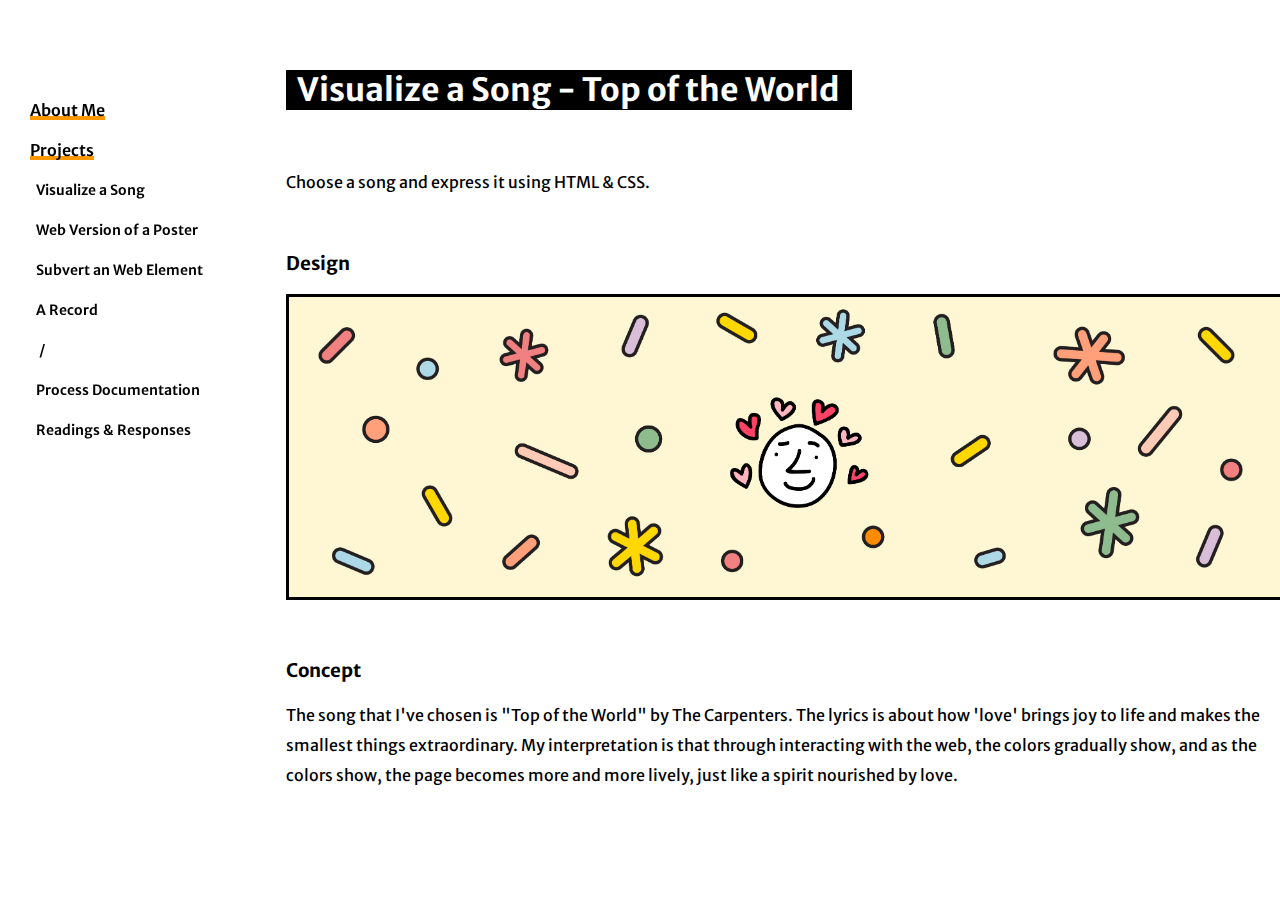
<file: Project04_Final/*Works/Project01/index.html>
<!DOCTYPE html>
<html lang="en" dir="ltr">
  <head>
    <meta charset="utf-8">
    <meta name="viewport" content="width=device-width">
    <title>  </title>
    <link rel="stylesheet" media='screen and (min-width: 701px)' href="style.css">
    <link rel="stylesheet" media='screen and (max-width: 700px)' href="style_mobile.css">

  </head>
  <body>
  <div class="grid-container">
    <div class="content">
            <div class="blank"></div>
            <h1 class="title"> &nbsp; Visualize a Song - Top of the World &nbsp;</h1>
            <h1 class="mbtitle"> &nbsp; Visualize a Song &nbsp;</h1>
            <!-- <h2 class="subtitle"> Top of the World - The Carpenters</h2> -->

            <div class="blank"></div>
            <p>Choose a song and express it using HTML & CSS.</p>
            <p class="brief">
              <!-- Choose a song and express it using HTML & CSS. -->
              <!-- Combine with imagery and sketch out a design for this text, then ranslate this sketch into HTML & CSS -->
            </p>
            <div class="blank"></div>

            <h3> Design </h3>
            <a target="_blank" class="PJ PJ1 PJ_Lyrics" href="../../../Project01_lyrics/index.html">
              <div class="previewbox">
              <!-- <img class="preview PreviewLyrics" width="800px" src="PreviewLyrics.gif"> -->
              <img width="1000px"src="Preview_Seperate-01.jpg">
              </div>
            </a>

            <div class="blank"></div>
            <div class="blank"></div>
            <h3> Concept </h3>
            <p class="statement"> The song that I've chosen is "Top of the World" by The Carpenters.
              The lyrics is about how 'love' brings joy to life and makes the smallest things extraordinary.
              My interpretation is that through interacting with the web, the colors gradually show, and as the colors show,
              the page becomes more and more lively, just like a spirit nourished by love.
            </p>

            <!-- <h3> Process </h3>
            <p class="process"> With this being the first time trying to translate my designed layout into css code, I am not at all familiar with positioning in 'code' format.
              Therefore, I drafted everything in illustrator, and try to recreate my sketch by using position absolute.
            </p> -->

            <div class="blank"></div>
            <div class="blank"></div>
            <div class="blank"></div>

    </div>
    <div class="column1">
    <div class="nav">
      <a class="nav-about nav-big" href="../../*About/index.html"> About Me</a><br>
      <a class="nav-projects nav-big" href="../../index.html#two">Projects</a><br>
      <div class="navs">
      <a class="nav-pj1 nav-small nav-small1" href="../Project01/index.html"> &nbsp;&nbsp;Visualize a Song &nbsp; </a><br>
      <a class="nav-pj1.5 nav-small nav-small1" href="../Project01.5/index.html"> &nbsp;&nbsp;Web Version of a Poster &nbsp;</a><br>
      <a class="nav-pj2 nav-small nav-small2" href="../Project02/index.html"> &nbsp;&nbsp;Subvert an Web Element &nbsp;</a><br>
      <a class="nav-pj3 nav-small nav-small3" href="../Project03/index.html"> &nbsp;&nbsp;A Record &nbsp;</a><br>
      &nbsp;&nbsp; / <br>
      <a class="nav-process nav-small nav-small4" href="../Process/index.html"> &nbsp;&nbsp;Process Documentation &nbsp;</a><br>
      <a class="nav-readings nav-small nav-small5" href="../Readings/index.html"> &nbsp;&nbsp;Readings & Responses &nbsp;</a>
    </div>
    </div>
    </div>

<div class="mobile-nav">
    <div id="mySidenav" class="sidenav">
      <a href="javascript:void(0)" class="closebtn" onclick="closeNav()">&times;</a>
      <div class="mnavvv">
      <a class="mnav-about mnav-big" href="../../*About/index.html"> About Me</a><br>
      <div class="mblank"></div>
      <a class="mnav-projects mnav-big" href="../../index.html#two">Projects</a><br>
      <div class="mblank"></div>
      <div class="mnavs">
      <a class="mnav-pj1 mnav-small mnav-small1" href="../Project01/index.html"> &nbsp;&nbsp;&nbsp;Visualize a Song &nbsp; </a><br>
      <a class="mnav-pj1.5 mnav-small mnav-small1" href="../Project01.5/index.html"> &nbsp;&nbsp;&nbsp;Web Version of a Poster &nbsp;</a><br>
      <a class="mnav-pj2 mnav-small mnav-small2" href="../Project02/index.html"> &nbsp;&nbsp;&nbsp;De-Design a Web Element</a><br>
      <a class="mnav-pj3 mnav-small mnav-small3" href="../Project03/index.html"> &nbsp;&nbsp;&nbsp;A Record &nbsp;</a><br>
      &nbsp;&nbsp;&nbsp;/ <br>
      <a class="mnav-process mnav-small mnav-small4" href="../Process/index.html"> &nbsp;&nbsp;&nbsp;Process Documentation &nbsp;</a><br>
      <a class="mnav-readings mnav-small mnav-small5" href="../Readings/index.html"> &nbsp;&nbsp;&nbsp;Readings & Responses &nbsp;</a>
      </div>
      </div>
    </div>
    <span style="font-size:30px;cursor:pointer" class="opennn" onclick="openNav()">&#9776;</span>
</div>
<div class="blank"></div>



<script src="script.js"></script>
<script>
function openNav() {
  document.getElementById("mySidenav").style.height = "100%";
}

function closeNav() {
  document.getElementById("mySidenav").style.height = "0";
}
</script>
  </body>
</html>
</file>
<file: Project01.5_Poster/style.css>
@import url('https://fonts.googleapis.com/css?family=Hind+Guntur:400,500,600,700&subset=latin-ext');

body {background-color: #E0DBC6; margin: 0;}

/* ------------------
        GRID
   ------------------ */
.grid-container{ display: grid;
  grid-template-columns: [line1] 21vw [line2] 4vw [line3] 21vw [line4] 4vw [line5] 21vw [line6] 4vw [line7] 21vw [line8] 4vw [line9];
  grid-template-rows: [row2] 7vh [row3] 17vh [row4] 7vh [row5] 17vh [row6] 7vh [row7] 17vh [row8] 7vh [row9] 17vh [row10];
  overflow: hidden;
}
.r1{ /*grid-column-start: 3;grid-row-end: 3;*/
      position: absolute; top: -17vh; left:25vw;}
.r2{ grid-column-start: 5;
    grid-row-start: 2; grid-row-end: 5;}
.r3{ grid-column-start: 5;
    grid-row-start: 8;}
.b1{ /*grid-column-start: 5;grid-row-end: 3;*/
    position: absolute; top: -17vh; left:50vw;}
.b2{grid-column-start: 5;
    grid-row-start: 4; grid-row-end: 8;
      z-index:19;}
.b3{grid-column-start: 7;
    grid-row-start: 4; grid-row-end: 8;}

@@keyframes moveb2 {
  0% {transform: translate(0,0);}
  100% {transform: translate(-300px,0);}
}
.b2 {animation: moveb2 1s cubic-bezier(.1,.68,.53,.99);  animation-play-state: paused;}
.b2:hover {animation-fill-mode: backwards;animation-play-state: running;}


/* .b2{ transition: all 1s ease-in;
    -webkit-transition: all 1s ease-out;}
.b2:hover {    transform: translate(-25vw,0);
-webkit-transform: translate(-25vw,0);} */




/* ------------------
        TEXT
   ------------------ */

h1, p, .reference { color: #0C2E3D; font-family: 'Hind Guntur', sans-serif;
        position:fixed; }
h1 {font-size: 40px; font-weight: 600; line-height: 43px;}
p {font-size: 14px; font-weight: 400; line-height: 18px;}
.reference{font-size: 14px; font-weight: 500;
          /*padding: 5px;
          border-style: solid; border-color: #0C2E3D; border-width: 2px; border-radius: 5px;*/
         }


h1 { left: 3vw; top: 25vh;}
.info1 { left: 3vw; top: 66vh;}
.info2 { left: 3vw; top: 75vh;}
.reference { right: 3vw; bottom: 5.7vh; z-index: 21;}


/* ------------------
        OG POSTER
   ------------------ */

#bg { background-color: rgba(255,255,255,0.8); z-index: 20; width: 100vw; height: 100vh;
  display:flex; justify-content: center;align-items: center; opacity: 0
  ;transition: all 1s ease; pointer-events: none;
}

#bg.show { background-color: rgba(255,255,255,0.9); z-index: 20; width: 100vw; height: 100vh;
  display:flex; justify-content: center;align-items: center; opacity: 1;
  transition: all 1s ease; pointer-events: none;}
.og-poster {z-index: 30; }

#button{
  font-family: 'Hind Guntur', sans-serif; cursor: pointer;
}

.og-poster{width:400px;}



/* ------------------
        CIRCLES
   ------------------ */

.grid-container{position:relative; width: 100vw; height: 100vh;}

.circle{
 height: 300px;
 width: 300px;
 border-radius: 50%;
 position: absolute;
}

.red-circle{ background-color: #992828; opacity: 0.5;}
.blue-circle{ background-color: #1B6494; opacity: 0.5;}
</file>
<file: Project01.5_Poster/style_mobile.css>
@import url('https://fonts.googleapis.com/css?family=Hind+Guntur:400,500,600,700&subset=latin-ext');

body {background-color: #E0DBC6; margin: 0;}

/* ------------------
        GRID
   ------------------ */
.grid-container{ display: grid;
  grid-template-columns: [line1] 21vw [line2] 4vw [line3] 21vw [line4] 4vw [line5] 21vw [line6] 4vw [line7] 21vw [line8] 4vw [line9];
  grid-template-rows: [row2] 7% [row3] 17% [row4] 7% [row5] 17% [row6] 7% [row7] 17% [row8] 7% [row9] 17% [row10];
  overflow: hidden;
}
.r1{ /*grid-column-start: 3;grid-row-end: 3;*/
      position: absolute; top: -17vh; left:25vw;}
.r2{ grid-column-start: 5;
    grid-row-start: 2; grid-row-end: 5;}
.r3{ grid-column-start: 5;
    grid-row-start: 8;}
.b1{ /*grid-column-start: 5;grid-row-end: 3;*/
    position: absolute; top: -17vh; left:50vw;}
.b2{grid-column-start: 5;
    grid-row-start: 4; grid-row-end: 8;
      z-index:19;}
.b3{grid-column-start: 7;
    grid-row-start: 4; grid-row-end: 8;}

@@keyframes moveb2 {
  0% {transform: translate(0,0);}
  100% {transform: translate(-300px,0);}
}
.b2 {animation: moveb2 1s cubic-bezier(.1,.68,.53,.99);  animation-play-state: paused;}
.b2:hover {animation-fill-mode: backwards;animation-play-state: running;}


/* .b2{ transition: all 1s ease-in;
    -webkit-transition: all 1s ease-out;}
.b2:hover {    transform: translate(-25vw,0);
-webkit-transform: translate(-25vw,0);} */




/* ------------------
        TEXT
   ------------------ */

h1, p, .reference { color: #0C2E3D; font-family: 'Hind Guntur', sans-serif;
        position:fixed; }
h1 {font-size: 40px; font-weight: 600; line-height: 43px;}
p {font-size: 14px; font-weight: 400; line-height: 18px;}
.reference{font-size: 14px; font-weight: 700;
          /*padding: 5px;
          border-style: solid; border-color: #0C2E3D; border-width: 2px; border-radius: 5px;*/
         }


h1 { left: 3vw; top: 10px; z-index: 10;}
.info1 { left: 3vw; top: 290px; z-index: 10;}
.info2 { left: 3vw; top: 370px; z-index: 10;}
.reference { width:500px; margin-left: -250px; left:50%;bottom: 3vh; z-index: 21; text-align: center;}


/* ------------------
        OG POSTER
   ------------------ */

#bg { background-color: rgba(255,255,255,0.8); z-index: 20; width: 100vw; height: 100vh;
  display:flex; justify-content: center;align-items: center; opacity: 0
  ;transition: all 1s ease; pointer-events: none;
}

#bg.show { background-color: rgba(255,255,255,0.9); z-index: 20; width: 100vw; height: 100vh;
  display:flex; justify-content: center;align-items: center; opacity: 1;
  transition: all 1s ease; pointer-events: none;}
.og-poster {z-index: 30; }

#button{
  font-family: 'Hind Guntur', sans-serif; cursor: pointer;
}

.og-poster{width:80vw; position: absolute;top:15vh; margin-left: -40vw; left:50%;}



/* ------------------
        CIRCLES
   ------------------ */

.grid-container{position:relative; width: 100vw; height: 100vh;}

.circle{
 height: 300px;
 width: 300px;
 border-radius: 50%;
 position: absolute;
}

.red-circle{ background-color: #992828; opacity: 0.5;}
.blue-circle{ background-color: #1B6494; opacity: 0.5;}
</file>
<file: Project01_lyrics/style.css>
@import url('https://fonts.googleapis.com/css?family=Timmana');


body{margin: 0;}
body {background-color: #FFF7D4;}
button{color:none;}

.cross{margin:0;
padding: 1.5rem;
font-size: 38px;
line-height: 40px;
color:#FFCF7B;}

.instruction{background-color:pink; border: 3px solid black; position: absolute; padding: 40px 60px 80px 60px;
font-family:'Timmana', sans-serif; font-size: 18px; z-index: 30;
position: absolute; margin-left: -250px; left:50%; top: 200px}

.instruction_mobile{width:0; opacity: 0; position: absolute;}
.mobile_bg{width:0; opacity: 0; position: absolute;}
.your-love-bg{width:0; opacity: 0; position: absolute;}

#yes{position: absolute; margin-left: -3.5ch;left:50%; border: 2.5px solid black; text-decoration: none; padding: 5px 10px 0px 10px; background-color: rgba(255,255,255,0.6); z-index: 50;}
.curtain{width:100vw; height:100vh; background-color: rgb(255,255,255,0.9); position: absolute; z-index: 20;}

#hide.hide{opacity: 0; transition: .3s;}
/* -----------------------
     CENTER ELEMENT
  ------------------------*/
/* .ugly-face {
  width:200px;
  display: block;
  margin-left: auto;
  margin-right: auto;
  padding-top: 30vh
} */

/*.face {
  width:130px;
  display: block;
  margin-left: auto;
  margin-right: auto;
  padding-top: 35vh
}
*/
/*
.face-move {
  width: 360px;
  height: 300px;
  display:block;
  background: transparent url(/shapes/face-move-01.png) 0 0 no-repeat;
  margin-left: auto;
  margin-right: auto;
  animation:face 2s steps(3) infinite;
}
*/
.face-heart{ margin-left: -250px;
  position:absolute;
  left: 50%;
  top: 20vh;
  z-index: 1;
}

/* @@keyframes face {
    0% {background-position: 0 0;}
    100% {background-position: 0 -900px;}
} */
@keyframes swoosh {
  0% {transform:scale(1);}
  100% {transform: scale(1.2);}
}

.your-love { width:600px; display: block; margin-left: auto; margin-right: auto; text-align: center;
  position: fixed; top:50vh; left:30vw; z-index: 2;
  animation: swoosh .4s ease; animation-play-state: paused; animation-iteration-count: infinite; animation-direction: alternate;
}

.your-love:hover {
  animation-play-state: running;
}

p {
  font-family: 'Timmana', sans-serif;
  font-size: 28px;
  text-decoration: none;
}

a:visited{color: black;}



/* -----------------------
          SHAPES
  ------------------------*/
.block {width:100vw; height:100vh; position: relative; }
  @keyframes fadein {
      0%   { opacity: 0; }
      100% { opacity: 1; }
  }
  .blush{width: 111.5px; position: absolute; margin-left: -58px;left:50%; top: 35.3vh; z-index: 3; opacity: 0;
        animation-name: fadein; animation-duration: 1s; animation-timing-function:ease;
        animation-iteration-count: infinite; animation-direction: alternate; animation-fill-mode: forwards;animation-play-state: paused;
                }
  .blush:hover{ animation-fill-mode: backwards; animation-play-state: running;}


  /*stars*/
  .star01 {width: 90px; position: absolute; left: 10vw; top: 10vh; }
  .star02 {width: 65px; position: absolute; left: 5vw; top: 50vh; }
  .star03 {width: 75px; position: absolute; left: 30vw; top: 40vh; }
  .star04 {width: 80px; position: absolute; left: 26vw; top: 80vh; }
  .star05 {width: 95px; position: absolute; left: 60vw; top: 8vh; }
  .star06 {width: 60px; position: absolute; left: 70vw; top: 55vh; }
  .star07 {width: 80px; position: absolute; left: 90vw; top: 40vh; }
  /*lines*/
  .line01 {width: 55px; position: absolute; left: 5vw; top: 3vh; }
  .line02 {width: 70px; position: absolute; left: 8vw; top: 75vh; }
  .line03 {width: 55px; position: absolute; left: 23vw; top: 7vh; }
  .line04 {width: 55px; position: absolute; left: 15vw; top: 33vh; }
  .line05 {width: 55px; position: absolute; left: 18vw; top: 60vh; }
  .line06 {width: 55px; position: absolute; left: 30vw; top: 19vh; }
  .line07 {width: 35px; position: absolute; left: 45vw; top: 77vh; }
  .line08 {width: 50px; position: absolute; left: 58vw; top: 88vh; }
  .line09 {width: 65px; position: absolute; left: 68vw; top: 40vh; }
  .line10 {width: 30px; position: absolute; left: 75vw; top: 4vh; }
  .line11 {width: 55px; position: absolute; left: 85vw; top: 18vh; }
  .line12 {width: 55px; position: absolute; left: 75vw; top: 80vh; }
  .line13 {width: 49px; position: absolute; left: 91vw; top: 73vh; }
  /*circles*/
  .circle01 {width: 40px; position: absolute; left: 4vw; top: 33vh; }
  .circle02 {width: 32px; position: absolute; left: 16vw; top: 86vh; }
  .circle03 {width: 40px; position: absolute; left: 33vw; top: 65vh; }
  .circle04 {width: 32px; position: absolute; left: 45vw; top: 15vh; }
  .circle05 {width: 32px; position: absolute; left: 60vw; top: 70vh; }
  .circle06 {width: 32px; position: absolute; left: 76vw; top: 30vh; }
  .circle07 {width: 40px; position: absolute; left: 83vw; top: 60vh; }
  .circle08 {width: 32px; position: absolute; left: 92vw; top: 15vh; }



  /* -----------------------
       VECTOR PATHS
    ------------------------*/
  /* .st01 {  fill: none; transition: fill 3s linear 0s;}
  .st01:hover {fill: #dba436;}
  .st01 {stroke: #000000; stroke-width: .4em;}
  */
  /* STAR */
  @keyframes color-st01 { 0% {fill: #ffffff} 100% {fill: #8FBC8F}}
  .st01{ fill: none; stroke: #000000; stroke-width: .4em; animation: color-st01; animation-duration: 3s; animation-timing-function: cubic-bezier(.08,.95,.06,.99); animation-fill-mode: backwards; animation-play-state: paused;}
  .st01:hover { animation-fill-mode: forwards; animation-play-state: running;}

  @keyframes color-st02 { 0% {fill: #ffffff} 100% {fill: #FF4500}}
  .st02{ fill: none; stroke: #000000; stroke-width: .4em; animation: color-st02; animation-duration: 3s; animation-timing-function: cubic-bezier(.08,.95,.06,.99); animation-fill-mode: backwards; animation-play-state: paused;}
  .st02:hover { animation-fill-mode: forwards; animation-play-state: running;}

  @keyframes color-st03 { 0% {fill: #ffffff} 100% {fill: #F08080}}
  .st03{ fill: none; stroke: #000000; stroke-width: .4em; animation: color-st03; animation-duration: 3s; animation-timing-function: cubic-bezier(.08,.95,.06,.99); animation-fill-mode: backwards; animation-play-state: paused;}
  .st03:hover { animation-fill-mode: forwards; animation-play-state: running;}

  @keyframes color-st04 { 0% {fill: #ffffff} 100% {fill: #FFD700}}
  .st04{ fill: none; stroke: #000000; stroke-width: .4em; animation: color-st04; animation-duration: 3s; animation-timing-function: cubic-bezier(.08,.95,.06,.99); animation-fill-mode: backwards; animation-play-state: paused;}
  .st04:hover { animation-fill-mode: forwards; animation-play-state: running;}

  @keyframes color-st05 { 0% {fill: #ffffff} 100% {fill: #FFA07A}}
  .st05{ fill: none; stroke: #000000; stroke-width: .4em; animation: color-st05; animation-duration: 3s; animation-timing-function: cubic-bezier(.08,.95,.06,.99); animation-fill-mode: backwards; animation-play-state: paused;}
  .st05:hover { animation-fill-mode: forwards; animation-play-state: running;}

  @keyframes color-st06 { 0% {fill: #ffffff} 100% {fill: #ADD8E6}}
  .st06{ fill: none; stroke: #000000; stroke-width: .4em; animation: color-st06; animation-duration: 3s; animation-timing-function: cubic-bezier(.08,.95,.06,.99); animation-fill-mode: backwards; animation-play-state: paused;}
  .st06:hover { animation-fill-mode: forwards; animation-play-state: running;}

  @keyframes color-st07 { 0% {fill: #ffffff} 100% {fill: #6495ED}}
  .st07{ fill: none; stroke: #000000; stroke-width: .4em; animation: color-st07; animation-duration: 3s; animation-timing-function: cubic-bezier(.08,.95,.06,.99); animation-fill-mode: backwards; animation-play-state: paused;}
  .st07:hover { animation-fill-mode: forwards; animation-play-state: running;}

  /* LINE */
  @keyframes color-li01 { 0% {fill: #ffffff} 100% {fill: #F08080}}
  .li01{ fill: none; stroke: #000000; stroke-width: .4em; animation: color-li01; animation-duration: 3s; animation-timing-function: cubic-bezier(.08,.95,.06,.99); animation-fill-mode: backwards; animation-play-state: paused;}
  .li01:hover { animation-fill-mode: forwards; animation-play-state: running;}

  @keyframes color-li02 { 0% {fill: #ffffff} 100% {fill: #6495ED}}
  .li02{ fill: none; stroke: #000000; stroke-width: .4em; animation: color-li02; animation-duration: 3s; animation-timing-function: cubic-bezier(.08,.95,.06,.99); animation-fill-mode: backwards; animation-play-state: paused;}
  .li02:hover { animation-fill-mode: forwards; animation-play-state: running;}

  @keyframes color-li03 { 0% {fill: #ffffff} 100% {fill: #FFD700}}
  .li03{ fill: none; stroke: #000000; stroke-width: .4em; animation: color-li03; animation-duration: 3s; animation-timing-function: cubic-bezier(.08,.95,.06,.99); animation-fill-mode: backwards; animation-play-state: paused;}
  .li03:hover { animation-fill-mode: forwards; animation-play-state: running;}

  @keyframes color-li04 { 0% {fill: #ffffff} 100% {fill: #D8BFD8}}
  .li04{ fill: none; stroke: #000000; stroke-width: .4em; animation: color-li04; animation-duration: 3s; animation-timing-function: cubic-bezier(.08,.95,.06,.99); animation-fill-mode: backwards; animation-play-state: paused;}
  .li04:hover { animation-fill-mode: forwards; animation-play-state: running;}

  @keyframes color-li05 { 0% {fill: #ffffff} 100% {fill: #ADD8E6}}
  .li05{ fill: none; stroke: #000000; stroke-width: .4em; animation: color-li05; animation-duration: 3s; animation-timing-function: cubic-bezier(.08,.95,.06,.99); animation-fill-mode: backwards; animation-play-state: paused;}
  .li05:hover { animation-fill-mode: forwards; animation-play-state: running;}

  @keyframes color-li06 { 0% {fill: #ffffff} 100% {fill: #FF8C00}}
  .li06{ fill: none; stroke: #000000; stroke-width: .4em; animation: color-li06; animation-duration: 3s; animation-timing-function: cubic-bezier(.08,.95,.06,.99); animation-fill-mode: backwards; animation-play-state: paused;}
  .li06:hover { animation-fill-mode: forwards; animation-play-state: running;}

  @keyframes color-li07 { 0% {fill: #ffffff} 100% {fill: #FFA07A}}
  .li07{ fill: none; stroke: #000000; stroke-width: .4em; animation: color-li07; animation-duration: 3s; animation-timing-function: cubic-bezier(.08,.95,.06,.99); animation-fill-mode: backwards; animation-play-state: paused;}
  .li07:hover { animation-fill-mode: forwards; animation-play-state: running;}

  @keyframes color-li08 { 0% {fill: #ffffff} 100% {fill: #ADD8E6}}
  .li08{ fill: none; stroke: #000000; stroke-width: .4em; animation: color-li08; animation-duration: 3s; animation-timing-function: cubic-bezier(.08,.95,.06,.99); animation-fill-mode: backwards; animation-play-state: paused;}
  .li08:hover { animation-fill-mode: forwards; animation-play-state: running;}

  @keyframes color-li09 { 0% {fill: #ffffff} 100% {fill: #D8BFD8}}
  .li09{ fill: none; stroke: #000000; stroke-width: .4em; animation: color-li09; animation-duration: 3s; animation-timing-function: cubic-bezier(.08,.95,.06,.99); animation-fill-mode: backwards; animation-play-state: paused;}
  .li09:hover { animation-fill-mode: forwards; animation-play-state: running;}

  @keyframes color-li10 { 0% {fill: #ffffff} 100% {fill: #8FBC8F}}
  .li10{ fill: none; stroke: #000000; stroke-width: .4em; animation: color-li10; animation-duration: 3s; animation-timing-function: cubic-bezier(.08,.95,.06,.99); animation-fill-mode: backwards; animation-play-state: paused;}
  .li10:hover { animation-fill-mode: forwards; animation-play-state: running;}

  @keyframes color-li11 { 0% {fill: #ffffff} 100% {fill: #FFD700}}
  .li11{ fill: none; stroke: #000000; stroke-width: .4em; animation: color-li11; animation-duration: 3s; animation-timing-function: cubic-bezier(.08,.95,.06,.99); animation-fill-mode: backwards; animation-play-state: paused;}
  .li11:hover { animation-fill-mode: forwards; animation-play-state: running;}

  @keyframes color-li12 { 0% {fill: #ffffff} 100% {fill: #FFD700}}
  .li12{ fill: none; stroke: #000000; stroke-width: .4em; animation: color-li12; animation-duration: 3s; animation-timing-function: cubic-bezier(.08,.95,.06,.99); animation-fill-mode: backwards; animation-play-state: paused;}
  .li12:hover { animation-fill-mode: forwards; animation-play-state: running;}

  @keyframes color-li13 { 0% {fill: #ffffff} 100% {fill: #FF4500}}
  .li13{ fill: none; stroke: #000000; stroke-width: .4em; animation: color-li13; animation-duration: 3s; animation-timing-function: cubic-bezier(.08,.95,.06,.99); animation-fill-mode: backwards; animation-play-state: paused;}
  .li13:hover { animation-fill-mode: forwards; animation-play-state: running;}

  /* CIRCLE */
  @keyframes color-cir01 { 0% {fill: #ffffff} 100% {fill: #FFA07A}}
  .cir01{ fill: none; stroke: #000000; stroke-width: .43em; animation: color-cir01; animation-duration: 3s; animation-timing-function: cubic-bezier(.08,.95,.06,.99); animation-fill-mode: backwards; animation-play-state: paused;}
  .cir01:hover { animation-fill-mode: forwards; animation-play-state: running;}

  @keyframes color-cir02 { 0% {fill: #ffffff} 100% {fill: #FF8C00}}
  .cir02{ fill: none; stroke: #000000; stroke-width: .5em; animation: color-cir02; animation-duration: 3s; animation-timing-function: cubic-bezier(.08,.95,.06,.99); animation-fill-mode: backwards; animation-play-state: paused;}
  .cir02:hover { animation-fill-mode: forwards; animation-play-state: running;}

  @keyframes color-cir03 { 0% {fill: #ffffff} 100% {fill: #8FBC8F}}
  .cir03{ fill: none; stroke: #000000; stroke-width: .43em; animation: color-cir03; animation-duration: 3s; animation-timing-function: cubic-bezier(.08,.95,.06,.99); animation-fill-mode: backwards; animation-play-state: paused;}
  .cir03:hover { animation-fill-mode: forwards; animation-play-state: running;}

  @keyframes color-cir04 { 0% {fill: #ffffff} 100% {fill: #ADD8E6}}
  .cir04{ fill: none; stroke: #000000; stroke-width: .5em; animation: color-cir04; animation-duration: 3s; animation-timing-function: cubic-bezier(.08,.95,.06,.99); animation-fill-mode: backwards; animation-play-state: paused;}
  .cir04:hover { animation-fill-mode: forwards; animation-play-state: running;}

  @keyframes color-cir05 { 0% {fill: #ffffff} 100% {fill: #F08080}}
  .cir05{ fill: none; stroke: #000000; stroke-width: .5em; animation: color-cir05; animation-duration: 3s; animation-timing-function: cubic-bezier(.08,.95,.06,.99); animation-fill-mode: backwards; animation-play-state: paused;}
  .cir05:hover { animation-fill-mode: forwards; animation-play-state: running;}

  @keyframes color-cir06 { 0% {fill: #ffffff} 100% {fill: #FF8C00}}
  .cir06{ fill: none; stroke: #000000; stroke-width: .5em; animation: color-cir06; animation-duration: 3s; animation-timing-function: cubic-bezier(.08,.95,.06,.99); animation-fill-mode: backwards; animation-play-state: paused;}
  .cir06:hover { animation-fill-mode: forwards; animation-play-state: running;}

  @keyframes color-cir07 { 0% {fill: #ffffff} 100% {fill: #F08080}}
  .cir07{ fill: none; stroke: #000000; stroke-width: .43em; animation: color-cir07; animation-duration: 3s; animation-timing-function: cubic-bezier(.08,.95,.06,.99); animation-fill-mode: backwards; animation-play-state: paused;}
  .cir07:hover { animation-fill-mode: forwards; animation-play-state: running;}

  @keyframes color-cir08 { 0% {fill: #ffffff} 100% {fill: #D8BFD8}}
  .cir08{ fill: none; stroke: #000000; stroke-width: .43em; animation: color-cir08; animation-duration: 3s; animation-timing-function: cubic-bezier(.08,.95,.06,.99); animation-fill-mode: backwards; animation-play-state: paused;}
  .cir08:hover { animation-fill-mode: forwards; animation-play-state: running;}



  /* ROTATE */

  @keyframes spin { 100% {transform: rotate(100turn); }}
  .shapes{ animation: spin; animation-duration: 300s; animation-timing-function: linear; animation-play-state: paused; animation-iteration-count: infinite; animation-direction: alternate; }
  .shapes:hover{animation-fill-mode: backwards;animation-play-state: running;}
/*  .moveShapes{animation: spin; animation-duration: 300s; animation-timing-function: linear; animation-play-state: running; animation-iteration-count: infinite; animation-direction: alternate; }
*/
/*  .shapes:hover::after{ animation-fill-mode: backwards; animation-play-state: running;}
*/
/*  .shapes:hover {
    transition: rotate(20turn) 30s;
  }
 .shapes:after {
    transition: rotate(20turn) 30s;
  }
  */
</file>
<file: Project01_lyrics/style_mobile.css>
@import url('https://fonts.googleapis.com/css?family=Timmana');


body{margin: 0; width: 100%; height:100%; overflow: hidden;}
body {background-color: #FFF7D4;
  /* background-image: url(shapes/sketch_mobile.png); background-size: contain; */
}
button{color:none;}

.mobile_bg{width:100vw;}
.cross{margin:0;
font-size: 20px;
line-height: 3vh;
color:#FFCF7B;}

.instruction{width:0; opacity: 0; position: absolute;}
.instruction_mobile{background-color:pink; border: 3px solid black; position: absolute; margin-top: 250px;
  padding: 3vh 5vw 5vh 5vw;
font-family:'Timmana', sans-serif; font-size: 20px; z-index: 30;
position: absolute; margin-left: -45vw; left:50%; top: 0px; width:80vw;}

#yess{position: relative; margin-left: -3.5ch;left:50%; border: 2.5px solid black; text-decoration: none; top: -10px;padding: 5px 10px 0px 10px; background-color: rgba(255,255,255,0.6); z-index: 50;}
.curtain{width:100%; height:100%; background-color: rgb(255,255,255,0.9); position: absolute; z-index: 20;}
#hide.hide{opacity: 0; transition: .3s;}

p{font-family:'Timmana', sans-serif; font-size: 20px;}
.shapes{width:0px; height:0px;}
.li01{width:0px;}


.face-heart{ margin-left: -250px;
  position:absolute;
  left: 50%;
  top: 175px;
  z-index: 1;
}

@keyframes swoosh {
  0% {transform:scale(0.9);}
  100% {transform: scale(0.8);}
}
.your-love { width:600px; display: block; text-align: center; margin-left:-300px;
  position: absolute; top:425px; left:50%; z-index: 2;
  animation: swoosh .4s ease; animation-iteration-count: infinite; animation-direction: alternate;
  /* background-color: rgba(255,247,212,0.8);  */
}
.your-love-bg{width:325px; height:16px; background-color: white;display: block; text-align: center; margin-left:-162.5px;
  position: absolute; top:450px; left:50%; z-index: 1;}



  @keyframes fadein {
      0%   { opacity: 0; }
      100% { opacity: 1; }
  }
  .blush{width: 111.5px; position: absolute; margin-left: -58px;left:50%; top: 290px; z-index: 3; opacity: 1;
        animation-name: fadein; animation-duration: 1s; animation-timing-function:ease;
        animation-iteration-count: infinite; animation-direction: alternate; animation-fill-mode: forwards;}
</file>
<file: Project02_Element/style.css>
/* -------------------
      TYPE FACE
  --------------------- */
@import url('https://fonts.googleapis.com/css?family=Gloria+Hallelujah|Noto+Sans+JP|Permanent+Marker');
h1{font-family: 'Permanent Marker', cursive;}
p {font-family: 'Gloria Hallelujah', cursive; margin: 0px;}
 {font-family: 'Noto Sans JP', sans-serif;}
/* -------------------
      general
  --------------------- */
html, body{margin: 0;
/* background-image: url("shapes/background.png"); */
/* background-repeat: no-repeat; */
background-size:100% 100%;
padding:0;
}
h1{margin-top:0; padding-top: 20px;}

/* -------------------
      bg
  --------------------- */
.bg1{position: absolute;}
.bg2{position: absolute; top:-753px;}
.bg3{position: absolute; top:-1253px;}
.bg4{position: absolute; top:-2006px;}




/* -------------------
      follow cursor
  --------------------- */

#home{background-color: pink; position: relative; overflow: hidden;}
.title{font-size: 50px; position: absolute;margin-left: auto;margin-right: auto;left: 0;right: 0; top:60px;}
.greetings{font-size: 36px; position: absolute;margin-left: auto;margin-right: auto;left: 0;right: 0; top:180px;}
.logo{width:20vw; display: block; margin-left: auto;margin-right: auto;left: 0;right: 0; position: absolute; top:360px;}
.arrow-down{width:60px; display:block; margin-left: auto; margin-right: auto; left: 0;right: 0; padding-bottom: 40px; position: absolute; top:690px;}

/* .make-container{ background-color: pink; width: 100%; height: 500px; position: relative; right:0%;} */
#make{position: relative; overflow: hidden; background-color: #FFFFFF;}
.make-title{display: block; position: absolute; top:25%; left:50%; font-size: 30px; font-family:'Permanent Marker', cursive; }
/* .make-content{ display: block; position: absolute; top:40%; left:50%; width:350px; text-align: left;} */
.make-img{ display: block; position: absolute; top:16%; left:30%; width:220px;}
.make-text{ display:block; position:absolute; top:45%; left:50%; width:350px;}

#nav{position: relative; overflow: hidden; background-color: #DBDBDB;}
.nav-title{display: block; position: absolute; left:20vw; top:15vh; font-size: 30px; font-family:'Permanent Marker', cursive; }
.nav1{position: absolute; left:15vw; top:30vh; width:300px;}
.nav2{position: absolute; left:35vw; top:30vh; width:300px;}
.nav3{position: absolute; left: 55vw; top:10vh; width:300px;}
.nav4{position: absolute; left: 55vw; top:47vh; width:450px;}

#footer{position: relative; overflow: hidden; background-color: pink;}
.footer{text-align: center; width: 100%; position: absolute;  display: block; font-family: 'Permanent Marker', cursive;; font-size: 24px;}
a {width: 300px;text-decoration: none; margin-right: 60px; margin-left: 60px; padding-bottom: 20px;}
a:visited {color: black;}

/* -------------------
      hover
  --------------------- */

  /* logo */
.hovercontainer1{position: absolute; height: 300px; width: 100vw;}
.normal{opacity: 0;
  transition: .3s; transition-delay: 2s;
}
.hovered{opacity: 1;
  transition: .15s;
}
.hoverlogo-arrow{width:150px; display: block; position: absolute;  z-index: 20; left: 60vw; top:370px;}
.hoverlogo-text{font-size: 30px; width:150px; display: block; position: absolute; left: 72vw; top:340px; }

/* make */
.hovercontainer2{position: absolute; height: 300px; width: 100vw; pointer-events: none}
.hovermake-arrow{width:150px; display: block; position: absolute;  z-index: 20; left: 25vw; top:30px;}
.hovermake-text{font-size: 30px; width:250px; display: block; position: absolute; left: 9vw; top:-2px; }


/* ----------------------------
      For text follow Cursor
  ----------------------------- */
#hometext #maketext #navtext #footertext{display:block; position: absolute;
  font-family: 'Gloria Hallelujah', cursive; font-size: 24px;}
#hometext{ position: absolute;background-color: #000000; color: #FFFFFF; padding-left: 10px; padding-right: 10px;}
#maketext{ position: absolute;top:-753px; background-color: #000000; color: yellow; padding-left: 10px; padding-right: 10px;}
#navtext{ position: absolute;top:-1253px; background-color: #000000; color: pink; padding-left: 10px; padding-right: 10px;}
#footertext{ position: absolute;top:-2006px; background-color: #000000; color: #FFFFFF; padding-left: 10px; padding-right: 10px;}
.regularstate{opacity:0;}
.hoverstate{opacity:1;}
</file>
<file: Project02_Element/style_mobile.css>
/* -------------------
      TYPE FACE
  --------------------- */
@import url('https://fonts.googleapis.com/css?family=Gloria+Hallelujah|Noto+Sans+JP|Permanent+Marker');
h1{font-family: 'Permanent Marker', cursive;}
p {font-family: 'Gloria Hallelujah', cursive; margin: 0px;}
 {font-family: 'Noto Sans JP', sans-serif;}
/* -------------------
      general
  --------------------- */
html, body{margin: 0;
/* background-image: url("shapes/background.png"); */
/* background-repeat: no-repeat; */
background-size:100% 100%;
padding:0;
}
h1{margin-top:0; padding-top: 20px;}

/* -------------------
      bg
  --------------------- */
.mbg1{position: absolute; top:0;}
.mbg2{position: absolute; top:-100vh;}
.mbg3{position: absolute; top:-200vh;}
.mbg4{position: absolute; top:-290vh;}
.bg{position: absolute; opacity: 0; z-index: -10; }

.mbl1{position: absolute; bottom:0px; margin-left: auto;margin-right: auto;left: 0;right: 0;}
.mbl2{position: absolute; bottom:0px; margin-left: auto;margin-right: auto;left: 0;right: 0;}
.mbl3{position: absolute; bottom:0px; margin-left: auto;margin-right: auto;left: 0;right: 0;}



/* -------------------
      follow cursor
  --------------------- */

#home{height: 100vh; background-color: pink; position: relative; overflow: hidden;}
.title{font-size: 50px; position: absolute;margin-left: auto;margin-right: auto;left: 0;right: 0; top:10px;}
.greetings{font-size: 24px; position: absolute;margin-left: auto;margin-right: auto;left: 0;right: 0; top:180px; width:80vw;}
.logo{width:50vw; display: block; margin-left: auto;margin-right: auto;left: 0;right: 0; position: absolute; top:370px;}
.arrow-down{width:60px; display:block; margin-left: auto; margin-right: auto; left: 0;right: 0; padding-bottom: 0px; position: absolute; bottom:30px;}

/* .make-container{ background-color: pink; width: 100%; height: 500px; position: relative; right:0%;} */
#make{height:100vh;position: relative; overflow: hidden; background-color: #FFFFFF;}
.make-title{display: block; position: absolute; top:25%; right:7.5%; font-size: 30px; font-family:'Permanent Marker', cursive; width:120px; }
/* .make-content{ display: block; position: absolute; top:40%; left:50%; width:350px; text-align: left;} */
.make-img{ display: block; position: absolute; top:8%; left:5%; width:200px;}
.make-text{ display:block; position:absolute; top:60%; margin-left: auto; margin-right: auto; left: 0;right: 0; width:70vw;}

#nav{height: 90vh;position: relative; overflow: hidden; background-color: #DBDBDB;}
.nav-title{display: block; position: absolute; left:20vw; top:8vh; font-size: 30px; font-family:'Permanent Marker', cursive; }
.nav1{position: absolute; left:10vw; top:25vh; width:120px;}
.nav2{position: absolute; left:40vw; top:25vh; width:150px; opacity: 1;}
.nav3{position: absolute; left: 55vw; top:65vh; width:120px; opacity: 1;}
.nav4{position: absolute; left: 10vw; top:53vh; width:180px; opacity: 1;}

#footer{height: 10vh;position: relative; overflow: hidden; background-color: pink;}
.footer{text-align: center; width: 100%; position: absolute;  display: inline; font-family: 'Permanent Marker', cursive;; font-size: 20px;}
a {width: 300px;text-decoration: none; padding-bottom: 20px; position: relative; top:6px;}
a:visited {color: black;}

/* -------------------
      hover
  --------------------- */

  /* logo */
.hovercontainer1{position: absolute; height: 300px; width: 100vw;}
.normal{opacity: 0;
  transition: .3s; transition-delay: 2s;
}
.hovered{opacity: 1;
  transition: .15s;
}
.hoverlogo-arrow{width:150px; display: block; position: absolute;  z-index: 20; left: 60vw; top:370px;}
.hoverlogo-text{font-size: 30px; width:150px; display: block; position: absolute; left: 72vw; top:340px; }

/* make */
.hovercontainer2{position: absolute; height: 300px; width: 100vw; pointer-events: none}
.hovermake-arrow{width:150px; display: block; position: absolute;  z-index: 20; left: 25vw; top:30px;}
.hovermake-text{font-size: 30px; width:250px; display: block; position: absolute; left: 9vw; top:-2px; }


/* ----------------------------
      For text follow Cursor
  ----------------------------- */
#hometext #maketext #navtext #footertext{display:block; position: absolute;
  font-family: 'Gloria Hallelujah', cursive; font-size: 24px;}
#hometext{ position: absolute;background-color: #000000; color: #FFFFFF; padding-left: 10px; padding-right: 10px;}
#maketext{ position: absolute;top:-100vh; background-color: #000000; color: yellow; padding-left: 10px; padding-right: 10px;}
#navtext{ position: absolute;top:-200vh; background-color: #000000; color: pink; padding-left: 10px; padding-right: 10px;}
#footertext{ position: absolute;top:-290vh; background-color: #000000; color: #FFFFFF; padding-left: 10px; padding-right: 10px;}
.regularstate{opacity:0;}
.hoverstate{opacity:1;}
</file>
<file: Project03_Record/style.css>
@import url('https://fonts.googleapis.com/css?family=Inconsolata:400,700|Sarabun:800|Ubuntu:300,400,500,700');

html{scroll-behavior: smooth;}

body, h1, div{margin:0;}
h1{font-family: 'Ubuntu', sans-serif; font-weight: 700; font-size: 90px;
/* transform: rotate(7deg); */
}



.Sophia{font-size: 120px;padding-top:100px;padding-left: 200px;}
.Where{padding-top:0px; text-align:center}
.scroll-down{ margin: 0;padding-top:300px; font-family: 'Inconsolata', monospace;font-weight: 700; font-size: 24px;}
.scroll-arrow{ margin-top:10px; font-family: 'Inconsolata', monospace;font-weight: 700; font-size: 40px;}

#home{height:100vh;background-color: none; position: relative;}
.building-img {display:inline-block;}
.logo{position:fixed; width:800px; z-index: -10; opacity: 0.7; transform: rotate(340deg); top:200px;}
.RISD-logo{fill: lightblue; opacity: 0.5;}
.LogoYD{position: fixed;top:160px; z-index: -9; position: fixed;}
.logoOG{position: fixed; width:900px; fill:none; top:-600px; right:-300px; opacity: 0.6; z-index: -10;}
.RISD-logo-OG{stroke:coral;}
.logoTEXT{font-family: 'Sarabun', sans-serif; font-size: 490px; color: lightblue; opacity: 0.45;position: fixed; top:-470px; left:810px; z-index: -5;transform: rotate(270deg);}

/* .header{display:block; background-color: black; top:300px;}
.stickyheader{position:fixed; top:0;} */
#day1{height:100vh; background-color: mistyrose; position:relative; overflow: hidden;}
.building-MET1{position:absolute; top:200px; left:450px;}
.building-DC{position:absolute; top:195px; left:1010px;}
.building-BS{position:absolute; top:269px; left:850px;}
.building-15{position:absolute; top:127px; left:240px;}
.building-ID{position: absolute; top:150px; left:20px;}
.building-RT{position: absolute; top:340px; left:1170px;}
.building-img{z-index: 20;}

.sky{width:100%; height:290px;background-color: mintcream;
border-bottom: 3px solid black; z-index: 10;}
.sky2{position: absolute; top:0;width:100%; height:290px;background-color: mintcream;
  border-bottom: 3px solid black;z-index: 10;}

.rotate{position: fixed; left:580px; bottom:150px; z-index: 100;}
.reader{position: absolute; right:512px; top:370px; z-index: 50;}


.start{width:200px; text-align: center;font-family: 'Inconsolata', monospace;font-weight: 700; font-size: 24px;
  padding-top:3px;padding-bottom:3px;border: 3px solid black; border-radius: 20px; background-color:Coral;
  position: absolute; left: 560px; bottom:105px; z-index: 50; text-decoration: none;}
.start:focus{color: white;}
.start:visited{color:black;}

.ground-logo{fill:pink; opacity: 0.4; z-index: 5;}
.ground-logo1{width:400px; position: absolute; left:-70px; top:155px; transform: rotate(340deg);}
.ground-logo2{width:500px; position: absolute; left:140px; top:475px; transform: rotate(160deg);}
.ground-logo3{width:350px; position: absolute; left:400px; top:165px; transform: rotate(50deg);}
.ground-logo4{width:600px; position: absolute; left:700px; top:280px; transform: rotate(50deg);}
.ground-logo5{width:300px; position: absolute; left:1250px; top:200px; transform: rotate(10deg);}
.ground-logo6{width:400px; position: absolute; left:1300px; top:500px;}
.ground-logo7{width:370px; position: absolute; left:-250px; top:530px;}





/*
.header {
  position: absolute;
  top:200px;
  left:40vw;
  z-index: 20;
  padding-top: 300px;
}
.moi{width:100px; position: fixed;} */
/*
.sticky1 {
  position: fixed;
  top: 0px;
  width: 80vw
}

.sticky2 {
  position: fixed;
  top: 0px;
} */
</file>
<file: Project03_Record/style_mobile.css>
@import url('https://fonts.googleapis.com/css?family=Inconsolata:400,700|Sarabun:800|Ubuntu:300,400,500,700');

html{scroll-behavior: smooth;}

body, h1, div{margin:0;}
h1{font-family: 'Ubuntu', sans-serif; font-weight: 700; font-size: 90px;
/* transform: rotate(7deg); */
}



.Sophia{font-size: 90px;padding-top:5vh;padding-left: 3vw;}
.Where{font-size: 70px;padding-top:0px; padding-left: 3vw;}
.scroll-down{ width:24ch;margin-left:-12ch; position: absolute;left:50%; bottom: 60px;font-family: 'Inconsolata', monospace;font-weight: 700; font-size: 24px;}
.scroll-arrow{ width:1ch;margin-left:-0.5ch; position: absolute; left:50%; bottom: -5px;font-family: 'Inconsolata', monospace;font-weight: 700; font-size: 40px;}

#home{height:100vh;background-color: none; position: relative;}
.building-img {display:inline-block;}
.logo{position:fixed; width:800px; z-index: -10; opacity: 0.7; transform: rotate(340deg); top:200px;}
.RISD-logo{fill: lightblue; opacity: 0.5;}
.LogoYD{position: fixed;top:160px; z-index: -9; position: fixed;}
.logoOG{position: fixed; width:900px; fill:none; top:-600px; right:-300px; opacity: 0.6; z-index: -10;}
.RISD-logo-OG{stroke:coral;}
.logoTEXT{font-family: 'Sarabun', sans-serif; font-size: 490px; color: lightblue; opacity: 0.45;position: fixed; top:-470px; left:810px; z-index: -5;transform: rotate(270deg);}

/* .header{display:block; background-color: black; top:300px;}
.stickyheader{position:fixed; top:0;} */
#day1{height:100vh; background-color: mistyrose; position:relative; overflow: hidden;}
.building-MET1{position:absolute; top:230px; left:-20vw; transform: scale(0.8); z-index: 23;}
.building-DC{position:absolute; top:125px; left:65vw; transform: scale(0.7); z-index: 21;}
.building-BS{position:absolute; top:260px; left:56vw; transform: scale(0.8); z-index: 22;}
.building-15{position:absolute; top:57px; left:26vw; transform: scale(0.7); z-index: 20;}
.building-ID{position: absolute; top:80px; left:-15vw; transform: scale(0.7); z-index: 20;}
.building-RT{position: absolute; top:320px; left:1170px; transform: scale(0.7); z-index: 20;}

.sky{width:100%; height:200px;background-color: mintcream;
border-bottom: 3px solid black; z-index: 10;}
.sky2{position: absolute; top:0;width:100%; height:200px;background-color: mintcream;
  border-bottom: 3px solid black;z-index: 10;}

.rotate{position: fixed; left:20%; bottom:110px; z-index: 100;}
.reader{position: absolute; right:0px; top:360px; z-index: 50; transform: scale(0.9);}


.start{width:200px; text-align: center;font-family: 'Inconsolata', monospace;font-weight: 700; font-size: 24px; color: black;
  padding-top:3px;padding-bottom:3px;border: 3px solid black; border-radius: 20px; background-color:Coral;
  position: absolute; left: 22vw; bottom:65px; z-index: 50; text-decoration: none;}
.start:focus{color: black;}
.start:visited{color:black;}

.ground-logo{fill:pink; opacity: 0.4; z-index: 5;}
.ground-logo1{width:400px; position: absolute; left:-70px; top:155px; transform: rotate(340deg);}
.ground-logo2{width:500px; position: absolute; left:140px; top:475px; transform: rotate(160deg);}
.ground-logo3{width:350px; position: absolute; left:400px; top:165px; transform: rotate(50deg);}
.ground-logo4{width:600px; position: absolute; left:700px; top:280px; transform: rotate(50deg);}
.ground-logo5{width:300px; position: absolute; left:1250px; top:200px; transform: rotate(10deg);}
.ground-logo6{width:400px; position: absolute; left:1300px; top:500px;}
.ground-logo7{width:370px; position: absolute; left:-250px; top:530px;}
</file>
<file: Project04_Final/*Works/Project01/style.css>
@import url('https://fonts.googleapis.com/css?family=Merriweather+Sans:300,400,700,800');

:root {
  --mainColor: #ff9800;
}
html {scroll-behavior: smooth;}
body {
  font-family: 'Merriweather Sans', sans-serif;
  height: 100vh;
  margin: 0;
}

.previewbox{ width:1000px; height:300px; border: 3px solid black;}
.previewbox:hover {
  box-shadow: 0.4rem 0.4rem 0 black;
  transform: translate(-0.4rem, -0.4rem);
}

.blank{height:20px; width: 100%;}
p{width:1000px; line-height: 30px;}



/* ---------------
        grid
  ----------------- */
.mobile-nav{position: absolute; opacity: 0; z-index: -10;}

.mbtitle{position: absolute; opacity: 0; z-index: -10;}
h1{color: white; background-color: black; display:inline-block; margin-top:50px; }
.grid-container{ display: grid;grid-template-columns: [line1] 20% [line2] 80%;}

.content{ grid-column-start: 2; position: relative; margin-left: 30px;}
.nav{grid-column-start: 1; position: fixed; background-color:; }

a{color:black; text-decoration: none;}
.column1{grid-column-start: 1;width:18vw; height:100%; position: absolute;
  /* background-color: rgba(255,152,0,0.2); */
  /* border-right: 3px solid black; */
}
.nav{font-weight: 600; line-height: 40px; top:90px; left:30px;}
.nav-big{font-size: 16px; font-weight: 600;
  background: linear-gradient(to bottom, var(--mainColor) 0%, var(--mainColor) 100%);
	background-position: 0 100%;
	background-repeat: repeat-x;
	background-size: 4px 4px;
  color: black;
  text-decoration: none;
}
.nav-big:hover {
  background-image: url("data:image/svg+xml;charset=utf8,%3Csvg id='squiggle-link' xmlns='http://www.w3.org/2000/svg' xmlns:xlink='http://www.w3.org/1999/xlink' xmlns:ev='http://www.w3.org/2001/xml-events' viewBox='0 0 20 4'%3E%3Cstyle type='text/css'%3E.squiggle{animation:shift .4s linear infinite;}@keyframes shift {from {transform:translateX(0);}to {transform:translateX(-20px);}}%3C/style%3E%3Cpath fill='none' stroke='%23ff9800' stroke-width='2' class='squiggle' d='M0,3.5 c 5,0,5,-3,10,-3 s5,3,10,3 c 5,0,5,-3,10,-3 s 5,3,10,3'/%3E%3C/svg%3E");
  background-position: 0 100%;
  background-size: auto 8px;
  background-repeat: repeat-x;
  text-decoration: none;
}
.column1:hover{
  /* width:18vw; */
}
.navs{font-size: 14px;transition:.1s;}
.hovered{opacity: 1; transition: .3s;}
</file>
<file: Project04_Final/*Works/Project01/style_mobile.css>
@import url('https://fonts.googleapis.com/css?family=Merriweather+Sans:300,400,700,800');

:root {
  --mainColor: #ff9800;
}
html {scroll-behavior: smooth;}
body {
  font-family: 'Merriweather Sans', sans-serif;
  height: 100vh;
  margin: 0;
}

.previewbox{ width:90%; height:300px; border: 3px solid black; overflow: hidden; margin-left: 5%;}
.previewbox:hover {
  box-shadow: 0.4rem 0.4rem 0 black;
  transform: translate(-0.4rem, -0.4rem);
}
.previewbox img{margin: 0 0 0 -300px;}

.blank{height:7px; width: 100%;}
p{width:90%; line-height: 30px; margin-left:5%; font-size: 15px;}

.title{position: absolute; opacity: 0; z-index: -10;}
h1{color: white; background-color: black; margin-top:50px; position: relative; width:300px; margin-left:-150px; left:50%; font-size: 24px; text-align: center;}
a{color:black; text-decoration: none;}
h3{margin-left:5%;}

.column1{position: absolute; top:0; left:0 opacity: 0; z-index: -10; height: 0;}
.nav{position: absolute;height: 0; width: 0; top:0; left:0; opacity:0; z-index: -10;}


/* -----------------
      nav
  -------------------*/
.opennn{position: absolute; top: 10px; left:10px;}

  .sidenav {
    height: 0;
    width: 100%;
    position: fixed;
    z-index: 1;
    top: 0;
    left: 0;
    background-color:#ffdeae;
    overflow-x: hidden;
    transition: 0.5s;
  }

  #mySidenav{line-height: 30px; font-size: 16px;}
  .closebtn {font-size: 36px;
    position: absolute;
    top: 10px;
    right: 25px;
    margin-left: 50px;
  }

  .mnav-big{font-size: 20px; font-weight: 600;
    background: linear-gradient(to bottom, var(--mainColor) 0%, var(--mainColor) 100%);
  	background-position: 0 100%;
  	background-repeat: repeat-x;
  	background-size: 4px 4px;
    color: black;
    text-decoration: none;
  }
  .mnavs{font-size: 16px;}

  a{  text-decoration: none;
    color: black;}

  .mblank{height:5px; width: 100%;}

  .mnavvv{position: absolute; left:60px; top:100px; line-height: 40px;}

  @media screen and (max-height: 450px) {
    .sidenav {padding-top: 0px;}
    .sidenav a {font-size: 18px;}
  }
</file>
